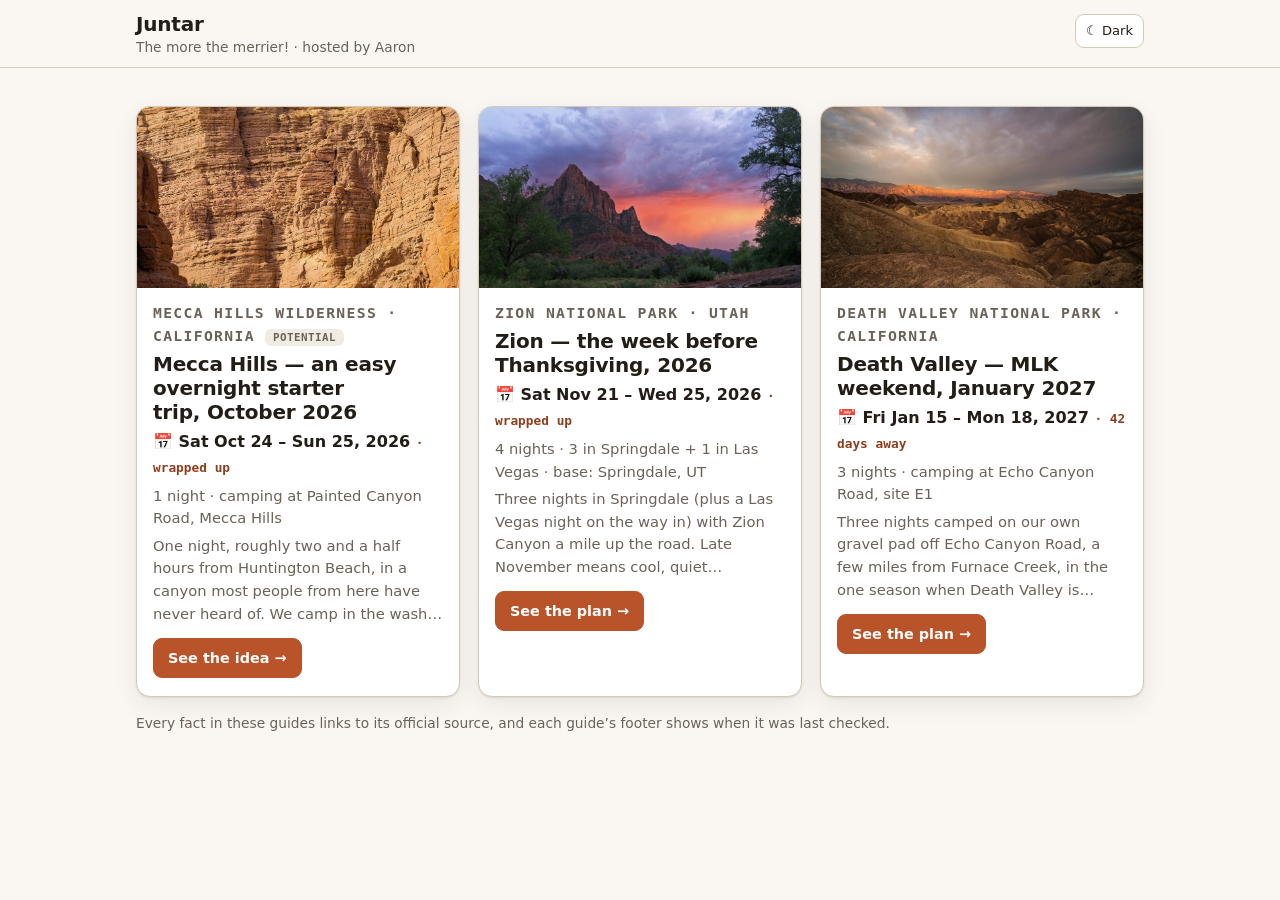
<file: index.html>
<!doctype html>
<html lang="en"><head><meta charset="utf-8"><meta name="viewport" content="width=device-width,initial-scale=1">
<title>Juntar</title><meta name="description" content="The more the merrier!">
<meta property="og:title" content="Juntar"><meta property="og:description" content="The more the merrier!"><meta property="og:type" content="website"><meta property="og:image" content="https://juntar.net/guides/mecca-hills/img/hero.jpg"><meta property="og:url" content="https://juntar.net/"><meta name="twitter:card" content="summary_large_image"><meta name="robots" content="noindex">
<style>/* travel-guides shared theme v2 — tokens first, per-park overrides via --accent */
:root{
  --bg:#faf7f2; --surface:#ffffff; --surface2:#f1ece3; --ink:#221d17; --muted:#6b6259;
  --accent:#b8532a; --accent-ink:#8f3e1d; --accent-soft:#f6e6dd; --on-accent:#ffffff; --line:#d6c9b6;
  --good:#2f7d4a; --good-soft:#e5f2e9; --bad:#b83232; --bad-soft:#f9e6e6;
  --warn:#8a5a00; --warn-soft:#f8efd6; --info:#2a5f8f; --info-soft:#e3edf6;
  --shadow:0 1px 2px rgba(34,29,23,.10),0 8px 24px rgba(34,29,23,.08);
  --mono:ui-monospace,"SF Mono","Cascadia Code",Menlo,Consolas,monospace;
  --sans:system-ui,-apple-system,"Segoe UI",Roboto,"Helvetica Neue",sans-serif;
  --radius:14px; --maxw:1040px; --stick:120px;
}
@media (prefers-color-scheme: dark){:root:not([data-theme="light"]){
  --bg:#15120f; --surface:#1e1a16; --surface2:#28231e; --ink:#efe8df; --muted:#a3988c;
  --accent:#e58a5e; --accent-ink:#f0a57f; --accent-soft:#3a2418; --on-accent:#15120f; --line:#4a4239;
  --good:#5cbf7a; --good-soft:#17301f; --bad:#f08080; --bad-soft:#3a1c1c;
  --warn:#e0b04a; --warn-soft:#332a12; --info:#7fb2e0; --info-soft:#17283a;
  --shadow:0 1px 2px rgba(0,0,0,.35),0 6px 20px rgba(0,0,0,.3);
}}
:root[data-theme="dark"]{
  --bg:#15120f; --surface:#1e1a16; --surface2:#28231e; --ink:#efe8df; --muted:#a3988c;
  --accent:#e58a5e; --accent-ink:#f0a57f; --accent-soft:#3a2418; --on-accent:#15120f; --line:#4a4239;
  --good:#5cbf7a; --good-soft:#17301f; --bad:#f08080; --bad-soft:#3a1c1c;
  --warn:#e0b04a; --warn-soft:#332a12; --info:#7fb2e0; --info-soft:#17283a;
  --shadow:0 1px 2px rgba(0,0,0,.35),0 6px 20px rgba(0,0,0,.3);
}
*{box-sizing:border-box}
html{scroll-behavior:smooth}
html.lb-open{overflow:hidden}
html:has(dialog[open]){overflow:hidden}
body{margin:0;background:var(--bg);color:var(--ink);font:16px/1.55 var(--sans);-webkit-font-smoothing:antialiased}
a{color:var(--accent-ink);text-decoration:underline;text-decoration-color:color-mix(in srgb,var(--accent-ink) 40%,transparent);text-underline-offset:2px}
a:hover{text-decoration-color:currentColor}
h1,h2,h3,h4{line-height:1.2;text-wrap:balance;margin:0 0 .5em;letter-spacing:-.01em}
h2{font-size:1.5rem}
h3{font-size:1.12rem}
p{margin:.35em 0 .9em}
ul,ol{margin:.3em 0 1em;padding-left:1.25em}
li{margin:.3em 0}
img{max-width:100%;display:block}
code{font-family:var(--mono);font-size:.86em;background:var(--surface2);padding:.1em .35em;border-radius:4px}
small{font-size:.82em}
.visually-hidden{position:absolute!important;width:1px;height:1px;overflow:hidden;clip:rect(0 0 0 0);white-space:nowrap}
.skip{position:absolute;left:-999px;top:8px;background:var(--accent);color:var(--on-accent);padding:8px 12px;border-radius:8px;z-index:100}
.skip:focus{left:8px}
.mt{margin-top:.6em}.mt1{margin-top:1em}
a:focus-visible,nav.tabs a:focus-visible,button:focus-visible,select:focus-visible,input:focus-visible,summary:focus-visible,.ph:focus-visible,.tile:focus-visible{outline:2px solid var(--accent);outline-offset:2px}

/* header */
header.site{position:sticky;top:0;z-index:40;background:color-mix(in srgb,var(--bg) 90%,transparent);backdrop-filter:saturate(1.4) blur(10px);border-bottom:1px solid var(--line)}
.masthead{max-width:var(--maxw);margin:0 auto;padding:12px 16px 0;display:flex;align-items:flex-start;gap:12px;flex-wrap:wrap}
.masthead .titles{flex:1;min-width:200px}
.masthead h1{font-size:1.25rem;margin:0;line-height:1.2}
.masthead .sub{color:var(--muted);font-size:.86rem;margin:.1em 0 .6em}
.masthead .crumbs{display:flex;align-items:center;gap:10px;font-family:var(--mono);font-size:.7rem;letter-spacing:.08em;text-transform:uppercase;color:var(--muted);margin:0 0 .3em}
.masthead .homelink{font:600 .8rem/1 var(--sans);letter-spacing:0;text-transform:none;color:var(--accent-ink);text-decoration:none;background:var(--accent-soft);border:1px solid color-mix(in srgb,var(--accent) 35%,transparent);border-radius:99px;padding:5px 11px;display:inline-flex;align-items:center;min-height:28px}
.masthead .homelink:hover{background:var(--accent);color:var(--on-accent)}
.tools{display:flex;gap:6px;align-items:center;padding-top:2px}
.iconbtn{appearance:none;border:1px solid var(--line);background:var(--surface);color:var(--ink);border-radius:9px;padding:6px 10px;font:inherit;font-size:.82rem;cursor:pointer;display:inline-flex;gap:6px;align-items:center;text-decoration:none;min-height:32px}
.iconbtn:hover{background:var(--surface2)}
.iconbtn .cnt{font-family:var(--mono);font-size:.72rem;background:var(--accent);color:var(--on-accent);border-radius:99px;padding:0 6px;min-width:18px;text-align:center}
nav.tabs{max-width:var(--maxw);margin:0 auto;padding:0 16px;display:flex;gap:2px;overflow-x:auto;scrollbar-width:none;scroll-snap-type:x proximity;mask-image:linear-gradient(90deg,transparent 0,#000 14px,#000 calc(100% - 34px),transparent);-webkit-mask-image:linear-gradient(90deg,transparent 0,#000 14px,#000 calc(100% - 34px),transparent)}
nav.tabs::-webkit-scrollbar{display:none}
nav.tabs a{color:var(--muted);font-size:.92rem;font-weight:600;padding:9px 12px;border-bottom:3px solid transparent;white-space:nowrap;text-decoration:none;scroll-snap-align:center}
nav.tabs a:hover{color:var(--ink)}
nav.tabs a.on{color:var(--accent-ink);border-bottom-color:var(--accent)}
@media (max-width:720px){
  .masthead{padding-top:8px;gap:8px}
  .masthead h1{font-size:1.05rem}
  .masthead .crumbs{margin-bottom:.2em}.masthead .crumbs .sep{display:none}
  .masthead .sub{margin:.05em 0 .3em;font-size:.8rem;overflow:hidden;text-overflow:ellipsis;white-space:nowrap}
  body.scrolled .masthead .sub{display:none}
  .tools{padding-top:0}
  .iconbtn{padding:4px 8px;font-size:.78rem;min-height:28px}
}

main{max-width:var(--maxw);margin:0 auto;padding:22px 16px 80px}
.sec{display:none;scroll-margin-top:calc(var(--stick) + 12px)}
.sec.on{display:block}
.sec>h2.sech{font-size:1.6rem;margin:0 0 .25em}
.sec>p.lede,.lede{color:var(--muted);font-size:1.02rem;margin:0 0 1.2em;max-width:70ch}
.byline{font-family:var(--mono);font-size:.74rem;letter-spacing:.03em;color:var(--muted);margin:0 0 .8em}
[id]{scroll-margin-top:calc(var(--stick) + 12px)}

/* cards & blocks */
.card{background:var(--surface);border:1px solid var(--line);border-radius:var(--radius);padding:18px 20px;margin:0 0 16px;box-shadow:var(--shadow)}
.card>h2:first-child,.card>h3:first-child{margin-top:0}
.eyebrow{font-family:var(--mono);font-size:.7rem;font-weight:600;letter-spacing:.09em;text-transform:uppercase;color:var(--muted);margin:0 0 .4em}
.callout{border-left:4px solid var(--accent);background:var(--accent-soft);border-radius:0 10px 10px 0;padding:12px 16px;margin:0 0 16px}
.callout.warn{border-left-color:var(--warn);background:var(--warn-soft)}
.callout.info{border-left-color:var(--info);background:var(--info-soft)}
.callout.bad{border-left-color:var(--bad);background:var(--bad-soft)}
.callout.compact{padding:8px 12px;margin:.4em 0 .8em}
.callout p:last-child{margin-bottom:0}
.callout.alerts ul{margin:.2em 0 0;padding-left:1.1em}.callout.alerts li{margin:.35em 0}
.stale{font-family:var(--mono);text-transform:none;letter-spacing:0}
.stale.warn{color:var(--warn)}.stale.bad{color:var(--bad);font-weight:700}
.grid2{display:grid;grid-template-columns:repeat(auto-fit,minmax(280px,1fr));gap:16px;align-items:start}
.grid3{display:grid;grid-template-columns:repeat(auto-fit,minmax(220px,1fr));gap:14px;align-items:start}
.grid2>.card,.grid3>.card{margin:0}
.grid2,.grid3{margin-bottom:16px}
.chips{display:flex;flex-wrap:wrap;gap:8px;margin:.3em 0 1em;padding:0;list-style:none}
.chip{font-size:.82rem;background:var(--surface2);border:1px solid var(--line);border-radius:99px;padding:4px 12px;white-space:nowrap}
.tag{font-family:var(--mono);font-size:.68rem;letter-spacing:.04em;border-radius:6px;padding:2px 8px;background:var(--surface2);color:var(--muted);white-space:nowrap;text-transform:uppercase}
.tag.easy{background:var(--good-soft);color:var(--good)}
.tag.moderate{background:var(--warn-soft);color:var(--warn)}
.tag.strenuous,.tag.extreme{background:var(--bad-soft);color:var(--bad)}
.tag.permit{background:var(--info-soft);color:var(--info)}
.tag.type{background:var(--accent-soft);color:var(--accent-ink)}
.tag.reservable{background:var(--info-soft);color:var(--info)}
.tag.first-come{background:var(--good-soft);color:var(--good)}
.tag.mixed{background:var(--warn-soft);color:var(--warn)}
.tag.permit-only{background:var(--bad-soft);color:var(--bad)}
.meta{display:flex;flex-wrap:wrap;gap:6px;margin:0 0 8px}
table{width:100%;border-collapse:collapse;font-size:.92rem}
.tablewrap{overflow-x:auto;margin:.5em 0 1em}
th{text-align:left;font-family:var(--mono);font-size:.7rem;letter-spacing:.07em;text-transform:uppercase;color:var(--muted);font-weight:600;padding:8px 10px;border-bottom:2px solid var(--line)}
td{padding:9px 10px;border-bottom:1px solid var(--line);vertical-align:top}
tr:last-child td{border-bottom:0}
.linkrow{font-size:.86rem;color:var(--muted);margin:.4em 0 0}
.btn{appearance:none;font:inherit;font-size:.9rem;font-weight:600;border-radius:9px;padding:8px 14px;cursor:pointer;border:1px solid var(--line);background:var(--surface);color:var(--ink);text-decoration:none;display:inline-flex;gap:6px;align-items:center;min-height:36px}
.btn:hover{background:var(--surface2)}
.btn.small{padding:5px 10px;font-size:.82rem;min-height:30px}
.btn.primary{background:var(--accent);border-color:var(--accent);color:var(--on-accent)}
.btn.primary:hover{filter:brightness(1.06)}
.btn.ghost{border-color:transparent;background:none;color:var(--muted)}
.btn.ghost:hover{color:var(--ink);background:var(--surface2)}
.btn.ghost.danger{color:var(--bad)}
.btn.on{background:var(--accent-soft);border-color:var(--accent);color:var(--accent-ink)}
.btn[disabled]{opacity:.45;cursor:default}
.cta{display:flex;flex-wrap:wrap;gap:8px;margin:.8em 0 .4em}
details{border:1px solid var(--line);border-radius:10px;background:var(--surface);margin:0 0 10px}
details summary{cursor:pointer;padding:12px 16px;font-weight:600;list-style:none;display:flex;justify-content:space-between;gap:12px}
details summary::-webkit-details-marker{display:none}
details summary::after{content:"+";color:var(--muted);font-family:var(--mono)}
details[open] summary::after{content:"–"}
details .body{padding:0 16px 14px;color:var(--ink)}
details.other{background:none;border-style:dashed}
details.other .body{padding-top:12px}
.credit{font-size:.72rem;color:var(--muted);margin:.35em 0 0;font-family:var(--mono);letter-spacing:.01em;line-height:1.4;overflow-wrap:anywhere}
.credit.inl{display:inline;margin:0}
.credit a{color:inherit;display:inline-block;padding:4px 0}

/* hero */
.hero{position:relative;border-radius:var(--radius);overflow:hidden;margin:0 0 18px;background:var(--surface2);aspect-ratio:21/9;min-height:220px;max-height:460px;width:100%}
.hero img{width:100%;height:100%;object-fit:cover}
.hero .over{position:absolute;inset:auto 0 0 0;padding:28px 22px 16px;background:linear-gradient(transparent,rgba(0,0,0,.72));color:#fff}
.hero .over h2{font-size:clamp(1.5rem,4vw,2.4rem);margin:0;color:#fff;text-shadow:0 1px 8px rgba(0,0,0,.5)}
.hero .over p{margin:.2em 0 0;font-size:1.02rem;opacity:.95;text-shadow:0 1px 6px rgba(0,0,0,.5)}
.hero .credit{position:absolute;right:10px;top:8px;margin:0;background:rgba(0,0,0,.5);color:#fff;padding:2px 8px;border-radius:6px}
.hero .credit a{color:#fff;padding:0}
.facts{display:grid;grid-template-columns:repeat(auto-fit,minmax(128px,1fr));gap:10px;margin:0 0 20px}
.fact{background:var(--surface);border:1px solid var(--line);border-radius:12px;padding:10px 12px}
.fact .l{font-family:var(--mono);font-size:.66rem;letter-spacing:.08em;text-transform:uppercase;color:var(--muted)}
.fact .v{font-weight:650;font-size:.98rem;line-height:1.3;margin-top:2px}
.fact .n{font-size:.78rem;color:var(--muted);margin-top:2px}
.noimg{aspect-ratio:4/3;background:repeating-linear-gradient(135deg,var(--surface2) 0 12px,var(--surface) 12px 24px);min-height:120px;width:100%}

/* seasons */
.season{position:relative}
.season.ours{border-color:var(--accent);box-shadow:0 0 0 2px var(--accent-soft)}
.season .verdict{position:absolute;top:14px;right:14px}
.verdict{font-family:var(--mono);font-size:.68rem;letter-spacing:.06em;text-transform:uppercase;border-radius:6px;padding:3px 8px;font-weight:700}
.verdict.best{background:var(--good-soft);color:var(--good)}
.verdict.good{background:var(--info-soft);color:var(--info)}
.verdict.fair{background:var(--warn-soft);color:var(--warn)}
.verdict.hard{background:var(--bad-soft);color:var(--bad)}
.season .temps{font-family:var(--mono);font-size:.8rem;color:var(--muted);margin:-.3em 0 .6em}

/* top-10 */
.filters{display:flex;flex-wrap:wrap;gap:8px;align-items:center;margin:0 0 16px;position:sticky;top:var(--stick);z-index:30;background:var(--bg);padding:8px 0}
.filters select{font:inherit;font-size:.88rem;color:var(--ink);background:var(--surface);border:1px solid var(--line);border-radius:9px;padding:7px 10px;min-height:36px}
.filters .spacer{flex:1}
.filters .count{font-family:var(--mono);font-size:.78rem;color:var(--muted)}
.fbtn{appearance:none;font:inherit;font-size:.84rem;font-weight:600;border-radius:99px;padding:6px 13px;cursor:pointer;border:1px solid var(--line);background:var(--surface);color:var(--muted);min-height:34px}
.fbtn:hover{color:var(--ink)}
.fbtn.on{background:var(--accent);border-color:var(--accent);color:var(--on-accent)}
@media (max-width:720px){
  .filters{flex-wrap:nowrap;overflow-x:auto;scrollbar-width:none;gap:6px;margin:0 -16px 12px;padding:8px 16px;-webkit-overflow-scrolling:touch}
  .filters::-webkit-scrollbar{display:none}
  .filters .spacer{display:none}.filters .count{white-space:nowrap}
}
.attr{display:grid;grid-template-columns:minmax(0,300px) 1fr;gap:0;overflow:hidden;overflow:clip;padding:0;scroll-margin-top:calc(var(--stick) + 64px)}
.attr.hide{display:none}
.attr .pic{position:relative;background:var(--surface2);align-self:start}
@media (min-width:721px){.attr .pic{position:sticky;top:calc(var(--stick) + 64px)}}
.attr .pic img{width:100%;height:auto;aspect-ratio:4/3;object-fit:cover}
.attr .pic .noimg{aspect-ratio:4/3}
.attr .rank{position:absolute;left:10px;top:10px;width:38px;height:38px;border-radius:99px;background:var(--accent);color:var(--on-accent);font-family:var(--mono);font-weight:700;font-size:1rem;display:grid;place-items:center;box-shadow:0 2px 8px rgba(0,0,0,.35)}
.attr .body{padding:16px 20px 16px}
.attr .head{display:flex;flex-wrap:wrap;gap:8px 10px;align-items:center;margin-bottom:6px}
.attr h3{margin:0;font-size:1.28rem}
.attr .meta{margin:0 0 10px}
.stats{display:flex;flex-wrap:wrap;gap:8px 18px;margin:0 0 12px;padding:10px 12px;background:var(--surface2);border-radius:10px}
.stat{flex:1 1 130px;min-width:120px}
.stat .l{font-family:var(--mono);font-size:.62rem;letter-spacing:.08em;text-transform:uppercase;color:var(--muted)}
.stat .v{font-weight:600;font-size:.92rem;line-height:1.35}
.stat .v small{font-weight:400;color:var(--muted)}
.attr .summary{margin:0 0 .8em}
.attr .best{font-size:.9rem;margin:0 0 .6em}
.attr .tips{margin:.4em 0 .6em}
.attr .tips summary{padding:8px 12px;font-size:.9rem}
.attr .tips .body{padding:0 14px 8px}
.attr .tips ul{margin:.2em 0 .4em}
.attr .foot{display:flex;flex-wrap:wrap;gap:8px 14px;align-items:center;margin-top:8px;font-size:.86rem;color:var(--muted)}
.attr .foot .spacer{flex:1}
.attr .foot .src a{color:var(--muted);display:inline-block;padding:4px 0}
.attr .foot .credit{flex-basis:100%;margin:0}
@media (max-width:720px){.attr{grid-template-columns:1fr;scroll-margin-top:calc(var(--stick) + 12px)}.attr .pic{position:relative;top:auto}.attr .pic img{aspect-ratio:16/9}.stats{gap:8px 12px}.stat{flex:1 1 40%;min-width:0}}
.also li{margin:.6em 0;display:flex;gap:12px;align-items:flex-start}
.also .also-pic{flex:0 0 96px}
.also .also-pic img,.also .also-pic .noimg{width:96px;aspect-ratio:4/3;object-fit:cover;border-radius:8px;min-height:0}
.also .credit{display:block}

/* trip */
.tripbar{display:flex;flex-wrap:wrap;gap:6px 0;align-items:center;background:var(--accent-soft);border:1px solid color-mix(in srgb,var(--accent) 35%,transparent);border-radius:12px;padding:10px 14px;margin:0 0 18px;font-size:.92rem}
.tripbar[hidden]{display:none}
.tripbar>span{padding:0 10px 0 0;margin-right:10px;border-right:1px solid color-mix(in srgb,var(--accent) 30%,transparent)}
.tripbar>span:last-of-type,.tripbar .spacer{border-right:0}
.tripbar .tb-dates{font-weight:700}
.tripbar .tb-count{font-family:var(--mono);font-size:.82rem;font-weight:700;color:var(--accent-ink)}
.tripbar .spacer{flex:1;padding:0;margin:0}
.tripbar .btn{padding:6px 12px;font-size:.84rem}
.tripbar.past{opacity:.8}
@media (max-width:720px){.tripbar>span{border-right:0;padding:0;margin:0;flex-basis:100%}.tripbar .spacer{flex-basis:100%;height:4px}.tripbar .btn{width:100%;justify-content:center}}
.tripfacts .big{font-size:1.15rem;font-weight:700;margin:0 0 .3em;line-height:1.3}
.fact-card .linkrow{margin-top:.5em}
.costs{list-style:none;padding:0;margin:0}
.costs li{display:flex;flex-wrap:wrap;gap:0 8px;justify-content:space-between;padding:6px 0;border-bottom:1px dashed var(--line);font-size:.92rem}
.costs li:last-child{border-bottom:0}
.costs .cl{font-weight:600}.costs .cv{font-family:var(--mono);font-size:.85rem;white-space:nowrap}
.costs small{flex-basis:100%;color:var(--muted)}
.meter{display:grid;grid-template-columns:70px 1fr auto;gap:8px;align-items:center;margin:6px 0}
.meter .l{font-family:var(--mono);font-size:.68rem;text-transform:uppercase;letter-spacing:.06em;color:var(--muted)}
.meter .bar{height:10px;background:var(--surface2);border-radius:99px;overflow:hidden}
.meter .fill{height:100%;background:var(--accent);border-radius:99px;min-width:0}
.meter .v{font-family:var(--mono);font-size:.8rem;white-space:nowrap}
.base{display:grid;grid-template-columns:1fr;gap:16px}
.base.card{padding:18px 20px}
.base h3{font-size:1.3rem}
.base .base-pic img{border-radius:10px;aspect-ratio:4/3;object-fit:cover;width:100%}
@media (min-width:760px){.base{grid-template-columns:1fr 340px}.base .base-pic{order:2}}
.tl{list-style:none;margin:0;padding:0 0 0 2px}
.tl li{display:grid;grid-template-columns:120px 1fr;gap:12px;padding:8px 0;border-bottom:1px dashed var(--line)}
.tl li:last-child{border-bottom:0}
.tl .when{font-family:var(--mono);font-size:.78rem;color:var(--accent-ink);font-weight:600;padding-top:3px}
@media (max-width:520px){.tl li{grid-template-columns:1fr}.tl .when{padding-top:0}}
.tiles{display:grid;grid-template-columns:repeat(auto-fill,minmax(200px,1fr));gap:12px;margin:0 0 20px}
.tile{position:relative;display:block;border-radius:12px;overflow:hidden;background:var(--surface2);aspect-ratio:4/3;text-decoration:none;color:#fff;border:1px solid var(--line)}
.tile img{width:100%;height:100%;object-fit:cover;transition:transform .3s}
.tile:hover img{transform:scale(1.04)}
.tile .noimg{height:100%;min-height:0}
.tile .tile-b{position:absolute;inset:auto 0 0 0;padding:26px 10px 8px;background:linear-gradient(transparent,rgba(0,0,0,.8));display:block;line-height:1.25}
.tile .tile-b b{display:block;font-size:.95rem;text-shadow:0 1px 4px rgba(0,0,0,.6)}
.tile .tile-b small{display:block;font-size:.72rem;opacity:.9}
.tile .tile-n{position:absolute;left:8px;top:-22px;width:26px;height:26px;border-radius:99px;background:var(--accent);color:var(--on-accent);font-family:var(--mono);font-size:.78rem;font-weight:700;display:grid;place-items:center;box-shadow:0 1px 4px rgba(0,0,0,.4)}
.conds{grid-template-columns:repeat(auto-fit,minmax(250px,1fr))}
.conds .card{padding:14px 16px}
.conds p:last-child{margin-bottom:0}
.conds .eyebrow{color:var(--accent-ink)}
.checks{list-style:none;padding:0;margin:.3em 0 .5em}
.checks li{margin:.2em 0}
.checks label{display:flex;gap:10px;align-items:flex-start;cursor:pointer;padding:4px 0}
.checks input{width:20px;height:20px;margin:2px 0 0;accent-color:var(--accent);flex:0 0 auto}
.checks input:checked+span{color:var(--muted);text-decoration:line-through}
.join{border:2px solid var(--accent)}
.join .how{margin-top:.4em}
.keydates .tl li{grid-template-columns:150px 1fr}
@media (max-width:520px){.keydates .tl li{grid-template-columns:1fr}}
.trip-empty{color:var(--muted)}
.trip-list{list-style:none;padding:0;margin:0 0 6px}
.trip-list li{display:flex;gap:10px;align-items:center;padding:8px 0;border-bottom:1px solid var(--line)}
.trip-list li:last-child{border-bottom:0}
.trip-list .n{font-family:var(--mono);color:var(--muted);font-size:.8rem;width:22px}
.trip-list .t{flex:1}
.trip-list .t small{display:block;color:var(--muted)}
.trip-list button{font-size:.8rem}
.flash{animation:flash 1.6s ease-out}
@keyframes flash{0%{box-shadow:0 0 0 3px var(--accent)}100%{box-shadow:var(--shadow)}}

/* stay */
.stay{padding:16px 20px}
.stay h3{margin:0 0 2px}
.stay .where{color:var(--muted);font-size:.9rem;margin:0 0 8px}
.stay.ours{border:2px solid var(--accent)}
.ours-flag{color:var(--accent-ink);margin-bottom:.6em}
.stay-grid{display:grid;grid-template-columns:1fr;gap:14px}
@media (min-width:760px){.stay-grid{grid-template-columns:280px 1fr}}
.stay-pic img{border-radius:10px;aspect-ratio:4/3;object-fit:cover;width:100%}
.kv{display:grid;grid-template-columns:repeat(auto-fit,minmax(150px,1fr));gap:8px 12px;margin:8px 0 10px}
.kv .l{font-family:var(--mono);font-size:.62rem;letter-spacing:.08em;text-transform:uppercase;color:var(--muted)}
.kv .v{font-size:.92rem;font-weight:600}
.amen{display:flex;flex-wrap:wrap;gap:6px;margin:6px 0 10px}
.amen span{font-size:.78rem;background:var(--surface2);border-radius:6px;padding:2px 8px}
details.how summary{font-size:.92rem;padding:10px 14px}

/* safety */
.safety.critical{border-left:4px solid var(--bad)}
.safety.important{border-left:4px solid var(--warn)}
.safety.note{border-left:4px solid var(--info)}

/* photos & map */
.viewsw{display:flex;gap:8px;margin:0 0 14px}
.albh{display:flex;align-items:baseline;gap:12px;margin:.6em 0 .5em;flex-wrap:wrap}
.pgrid{display:grid;grid-template-columns:repeat(auto-fill,minmax(180px,1fr));gap:10px;margin:0 0 20px}
.ph{appearance:none;border:0;padding:0;background:var(--surface2);border-radius:10px;overflow:hidden;cursor:pointer;position:relative;aspect-ratio:4/3;text-align:left;color:#fff}
.ph img{width:100%;height:100%;object-fit:cover;transition:transform .3s}
.ph:hover img{transform:scale(1.03)}
.ph .cap{position:absolute;inset:auto 0 0 0;padding:18px 8px 6px;font-size:.72rem;color:#fff;background:linear-gradient(transparent,rgba(0,0,0,.75));line-height:1.25;display:-webkit-box;-webkit-line-clamp:1;-webkit-box-orient:vertical;overflow:hidden}
.ph:hover .cap,.ph:focus-visible .cap{-webkit-line-clamp:3}
.map{height:min(70vh,560px);border-radius:var(--radius);border:1px solid var(--line);background:var(--surface2)}
.legend{margin:0 0 10px}
.legend li{display:inline-flex;align-items:center;gap:6px;font-size:.82rem;color:var(--muted)}
.pin-key,.pin span{display:inline-grid;place-items:center;width:24px;height:24px;border-radius:99px;color:#fff;font:700 .7rem/1 var(--mono);box-shadow:0 1px 5px rgba(0,0,0,.4);border:2px solid #fff}
.pin span{width:26px;height:26px}
.pin-key.accent,.pin span.accent{background:var(--accent);color:var(--on-accent)}
.pin-key.good,.pin span.good{background:var(--good)}
.pin-key.info,.pin span.info{background:var(--info)}
.leaflet-popup-content{font:14px/1.4 var(--sans);color:#222}
.lightbox{border:0;padding:0;background:transparent;max-width:100vw;max-height:100vh;width:100vw;height:100vh;margin:0}
.lightbox::backdrop{background:rgba(0,0,0,.96)}
.lightbox figure{margin:0;width:100vw;height:100vh;display:flex;flex-direction:column;align-items:center;justify-content:center;gap:10px;padding:16px}
.lightbox img{max-width:100%;max-height:calc(100vh - 110px);object-fit:contain;border-radius:8px}
.lightbox figcaption{color:#fff;text-align:center;max-width:70ch}
.lightbox .lb-cap{display:block;font-size:1rem}
.lightbox .lb-meta{display:block;font-size:.8rem;opacity:.75;font-family:var(--mono)}
.lightbox .lb-meta a{color:#fff}
.lb-x,.lb-nav{position:fixed;appearance:none;border:0;background:rgba(255,255,255,.12);color:#fff;font-size:1.8rem;line-height:1;width:46px;height:46px;border-radius:99px;cursor:pointer;z-index:2}
.lb-x{top:14px;right:14px}
.lb-nav{top:50%;transform:translateY(-50%)}
.lb-prev{left:12px}.lb-next{right:12px}
.lb-x:hover,.lb-nav:hover{background:rgba(255,255,255,.28)}
@media (max-width:600px){.lb-nav{top:auto;bottom:14px;transform:none}}

/* footer */
footer.site{max-width:var(--maxw);margin:0 auto;padding:20px 16px 60px;color:var(--muted);font-size:.84rem;border-top:1px solid var(--line)}
footer.site h2{font-size:1rem;color:var(--ink)}
.footnav{display:flex;flex-wrap:wrap;gap:16px 28px;align-items:flex-start;padding:0 0 18px;margin:0 0 18px;border-bottom:1px solid var(--line)}
.footnav ul{columns:1;margin:0;padding:0;list-style:none}
.footnav li{margin:.2em 0;font-size:.95rem}
.footnav .eyebrow{margin-bottom:.2em}
footer.site ul{columns:2;column-gap:30px}
@media (max-width:640px){footer.site ul{columns:1}}
footer.site li{break-inside:avoid}

/* landing */
.guides{display:grid;grid-template-columns:repeat(auto-fit,minmax(300px,1fr));gap:18px;margin:16px 0}
.gcard{display:block;text-decoration:none;color:inherit;border:1px solid var(--line);border-radius:var(--radius);overflow:hidden;background:var(--surface);box-shadow:var(--shadow)}
.gcard:hover{border-color:var(--accent)}
.gcard img,.gcard .noimg{aspect-ratio:16/9;object-fit:cover;width:100%;min-height:0}
.gcard .b{padding:14px 16px}
.gcard h2{margin:0 0 .3em;font-size:1.25rem}
.gcard p{margin:0 0 .3em;color:var(--muted);font-size:.92rem}
.gcard .gdates{color:var(--ink);font-weight:700;font-size:1rem}
.gcard .gdates .tb-count{font-family:var(--mono);font-size:.8rem;color:var(--accent-ink);font-weight:600}
.gcard .cta{margin-top:.8em}

/* motion */
@media (prefers-reduced-motion: reduce){
  html{scroll-behavior:auto}
  *,*::before,*::after{animation-duration:.01ms!important;animation-iteration-count:1!important;transition-duration:.01ms!important}
}

@media print{
  header.site{position:static;backdrop-filter:none}
  nav.tabs,.tools,.filters,.btn,.skip,.tripbar,.viewsw,#mapwrap,.cta,.copylink{display:none!important}
  .sec{display:block!important;break-before:page}
  .sec:first-of-type{break-before:auto}
  .attr{grid-template-columns:1fr}
  .attr .pic{position:static}
  .attr .pic img{max-height:260px}
  details{border:0}details summary::after{content:""}
  details:not([open]) .body{display:block}
  a{color:inherit;text-decoration:none}
  a[href^="http"]::after{content:" (" attr(href) ")";font-size:.8em;word-break:break-all;color:#555}
  .credit a::after,.hero .credit a::after,nav a::after{content:""}
  #tripCountdown,#tripCountdown2,#staleNote{display:none}
  body{font-size:12px}
  body.print-picks .sec{display:none!important}
  body.print-picks #trip{display:block!important;break-before:auto}
  body.print-picks #trip>*:not(#picks):not(.sech){display:none!important}
}
</style></head><body data-slug="landing" data-name="Juntar">
<a class="skip" href="#main">Skip to content</a>
<header class="site"><div class="masthead"><div class="titles"><h1>Juntar</h1><p class="sub">The more the merrier! · hosted by Aaron</p></div><div class="tools"><button type="button" class="iconbtn" id="themeBtn">☾ Dark</button></div></div></header>
<main id="main"><div class="guides"><a class="gcard" href="guides/mecca-hills/index.html#trip"><img src="guides/mecca-hills/img/hero.jpg" alt="Narrow, layered sandstone walls of a slot canyon in the Mecca Hills, with a wooden ladder leaning against a dry fall" loading="lazy" onerror="this.replaceWith(Object.assign(document.createElement('div'),{className:'noimg'}))"><div class="b"><p class="eyebrow">Mecca Hills Wilderness · California <span class="tag">potential</span></p><h2>Mecca Hills — an easy overnight starter trip, October 2026</h2><p class="gdates">📅 Sat Oct 24 – Sun 25, 2026 <span class="tb-count" data-start="2026-10-24" data-end="2026-10-25"></span></p><p>1 night · camping at Painted Canyon Road, Mecca Hills</p><p class="linkrow">One night, roughly two and a half hours from Huntington Beach, in a canyon most people from here have never heard of. We camp in the wash…</p><p class="cta"><span class="btn primary">See the idea →</span></p></div></a><a class="gcard" href="guides/zion/index.html#trip"><img src="guides/zion/img/hero.jpg" alt="Zion Canyon at sunrise with the Virgin River below towering red and cream sandstone walls" loading="lazy" onerror="this.replaceWith(Object.assign(document.createElement('div'),{className:'noimg'}))"><div class="b"><p class="eyebrow">Zion National Park · Utah</p><h2>Zion — the week before Thanksgiving, 2026</h2><p class="gdates">📅 Sat Nov 21 – Wed 25, 2026 <span class="tb-count" data-start="2026-11-21" data-end="2026-11-25"></span></p><p>4 nights · 3 in Springdale + 1 in Las Vegas · base: Springdale, UT</p><p class="linkrow">Three nights in Springdale (plus a Las Vegas night on the way in) with Zion Canyon a mile up the road. Late November means cool, quiet…</p><p class="cta"><span class="btn primary">See the plan →</span></p></div></a><a class="gcard" href="guides/death-valley/index.html#trip"><img src="guides/death-valley/img/zabriskie-point.jpg" alt="Sunrise light on the golden badlands at Zabriskie Point, Death Valley" loading="lazy" onerror="this.replaceWith(Object.assign(document.createElement('div'),{className:'noimg'}))"><div class="b"><p class="eyebrow">Death Valley National Park · California</p><h2>Death Valley — MLK weekend, January 2027</h2><p class="gdates">📅 Fri Jan 15 – Mon 18, 2027 <span class="tb-count" data-start="2027-01-15" data-end="2027-01-18"></span></p><p>3 nights · camping at Echo Canyon Road, site E1</p><p class="linkrow">Three nights camped on our own gravel pad off Echo Canyon Road, a few miles from Furnace Creek, in the one season when Death Valley is…</p><p class="cta"><span class="btn primary">See the plan →</span></p></div></a></div>
<p class="linkrow">Every fact in these guides links to its official source, and each guide’s footer shows when it was last checked.</p></main>
<script>"use strict";
(function(){
  const SLUG=document.body.dataset.slug||"guide";
  const KEY="tg:"+SLUG;
  const $=(s,r)=>(r||document).querySelector(s), $$=(s,r)=>Array.from((r||document).querySelectorAll(s));
  function esc(s){return String(s).replace(/&/g,"&amp;").replace(/</g,"&lt;")}
  function load(){try{return JSON.parse(localStorage.getItem(KEY)||"{}")||{}}catch(e){return {}}}
  function save(st){try{localStorage.setItem(KEY,JSON.stringify(st))}catch(e){}}
  let ST=load(); if(!Array.isArray(ST.trip))ST.trip=[]; if(!ST.pack||typeof ST.pack!=="object")ST.pack={};
  const REDUCE=matchMedia("(prefers-reduced-motion: reduce)").matches;
  const SB=REDUCE?"auto":"smooth";
  const RSVP=(()=>{try{return JSON.parse(($("#rsvpdata")||{}).textContent||"null")}catch(e){return null}})();
  function announce(msg){const n=$("#copyStatus");if(n){n.textContent="";setTimeout(()=>n.textContent=msg,20)}}

  // ---- theme toggle ----
  const tbtn=$("#themeBtn");
  function applyTheme(){
    let t=null;try{t=localStorage.getItem("tg:theme")}catch(e){}
    if(t)document.documentElement.dataset.theme=t;else delete document.documentElement.dataset.theme;
    if(tbtn){const dark=t?t==="dark":matchMedia("(prefers-color-scheme: dark)").matches;tbtn.textContent=dark?"☀︎ Light":"☾ Dark";tbtn.setAttribute("aria-label",dark?"Switch to light theme":"Switch to dark theme")}
  }
  if(tbtn)tbtn.addEventListener("click",()=>{
    const cur=document.documentElement.dataset.theme||(matchMedia("(prefers-color-scheme: dark)").matches?"dark":"light");
    const nxt=cur==="dark"?"light":"dark";try{localStorage.setItem("tg:theme",nxt)}catch(e){}applyTheme();
  });
  applyTheme();

  // ---- countdown (guide banner + landing cards) ----
  function countdown(el){
    const st=new Date(el.dataset.start+"T00:00:00"),en=new Date(el.dataset.end+"T23:59:59"),now=new Date();
    const days=Math.ceil((st-now)/864e5);
    return days>1?days+" days away":days===1?"tomorrow":now<=en?"happening now":"wrapped up";
  }
  $$(".gcard .tb-count").forEach(n=>n.textContent="· "+countdown(n));

  // ---- section router (hash-based, shareable) ----
  const secs=$$("main section.sec"), tabs=$$("nav.tabs a[data-sec]");
  if(!secs.length)return;
  function stickyOffset(){
    const hd=$("header.site");let off=hd?hd.offsetHeight:0;
    const f=$(".filters");if(f&&getComputedStyle(f).position==="sticky"&&f.offsetParent)off+=f.offsetHeight;
    return off+12;
  }
  function scrollToEl(el){const y=el.getBoundingClientRect().top+window.scrollY-stickyOffset();window.scrollTo({top:Math.max(0,y),behavior:SB})}
  function show(id,sub){
    let i=secs.findIndex(s=>s.id===id);
    if(i<0){i=0;try{history.replaceState(null,"","#"+secs[0].id)}catch(e){}}
    secs.forEach((s,k)=>s.classList.toggle("on",k===i));
    tabs.forEach(a=>{const on=a.dataset.sec===secs[i].id;a.classList.toggle("on",on);a.setAttribute("aria-current",on?"page":"false")});
    document.title=(secs[i].dataset.title||"")+" · "+document.body.dataset.name;
    const tbar=$(".tripbar");if(tbar)tbar.hidden=(secs[i].id==="trip");
    const note=$("#routeNote");if(note)note.remove();
    if(sub&&!/^picks=/.test(sub)){
      const el=document.getElementById(sub);
      if(el){el.classList.remove("hide");requestAnimationFrame(()=>{scrollToEl(el);el.classList.add("flash");setTimeout(()=>el.classList.remove("flash"),1800)})}
      else{secs[i].insertAdjacentHTML("afterbegin",'<p class="callout warn" id="routeNote" role="status">We couldn’t find that spot in this guide — here’s the full section.</p>');window.scrollTo({top:0})}
    } else window.scrollTo({top:0});
    const tab=tabs[i];if(tab&&tab.scrollIntoView)tab.scrollIntoView({inline:"center",block:"nearest"});
  }
  function parseHash(){const h=location.hash.replace(/^#/,"");const k=h.indexOf("/");return k<0?[h,""]:[h.slice(0,k),h.slice(k+1)]}
  function route(){
    const [id,sub]=parseHash();
    if(sub&&/^picks=/.test(sub)){ // incoming shared picks: merge into local list
      const ids=sub.slice(6).split(",").filter(Boolean);let added=0;
      ids.forEach(x=>{if(document.getElementById(x)&&!ST.trip.includes(x)){ST.trip.push(x);added++}});
      if(added){save(ST)}
      try{history.replaceState(null,"","#trip/picks")}catch(e){}
      show("trip","picks");tripBtnState();return;
    }
    show(id||secs[0].id,sub);
  }
  window.addEventListener("hashchange",route);
  try{history.scrollRestoration="manual"}catch(e){}
  function setStick(){const hd=$("header.site");if(hd)document.documentElement.style.setProperty("--stick",hd.offsetHeight+"px")}
  setStick();window.addEventListener("resize",setStick);
  // compact masthead once scrolled (mobile)
  let lastScrolled=false;
  window.addEventListener("scroll",()=>{const s=window.scrollY>60;if(s!==lastScrolled){lastScrolled=s;document.body.classList.toggle("scrolled",s);setStick()}},{passive:true});

  // ---- trip countdown + share ----
  const tb=$(".tripbar");
  if(tb){const txt=countdown(tb);$$("#tripCountdown,#tripCountdown2").forEach(n=>n.textContent=txt);if(txt==="wrapped up")tb.classList.add("past")}
  function copy(text,btn,label,done){
    (navigator.clipboard?navigator.clipboard.writeText(text):Promise.reject()).then(()=>{if(btn){const o=btn.textContent;btn.textContent=done||"Copied ✓";setTimeout(()=>btn.textContent=o,1800)}announce(label||"Copied to clipboard")},()=>{prompt("Copy this:",text)});
  }
  function pageUrl(){return (RSVP&&RSVP.url)||(location.origin+location.pathname)}

  // ---- staleness ----
  (function(){const v=document.body.dataset.verified;const n=$("#staleNote");if(!v||!n)return;const days=Math.floor((Date.now()-new Date(v+"T00:00:00"))/864e5);
    if(days>90){n.textContent="· "+days+" days old — re-check the official pages";n.className="stale bad"}else if(days>30){n.textContent="· checked "+days+" days ago — confirm before you go";n.className="stale warn"}})();

  // ---- Top-10 filters ----
  const cards=$$(".attr");
  const fbar=$("#filters");
  const F={type:"all",diff:"all",permit:false,trip:false};
  function applyFilters(){
    let n=0;
    cards.forEach(c=>{
      const d=c.dataset;let ok=true;
      if(F.type!=="all"&&F.type!==(d.type||""))ok=false;
      if(F.diff!=="all"&&F.diff!==(d.difficulty||""))ok=false;
      if(F.permit&&d.permit!=="none")ok=false;
      if(F.trip&&!ST.trip.includes(c.id))ok=false;
      c.classList.toggle("hide",!ok); if(ok)n++;
    });
    const cnt=$("#fcount");if(cnt)cnt.textContent=n===cards.length?"Showing all "+n:"Showing "+n+" of "+cards.length;
    const none=$("#fnone");if(none)none.hidden=n>0;
    const clr=$("#fclear");if(clr)clr.disabled=(F.type==="all"&&F.diff==="all"&&!F.permit&&!F.trip);
  }
  if(fbar){
    fbar.addEventListener("click",e=>{
      const b=e.target.closest("[data-ftype]");if(b){F.type=b.dataset.ftype;$$("[data-ftype]",fbar).forEach(x=>{x.classList.toggle("on",x===b);x.setAttribute("aria-pressed",x===b)});applyFilters();return}
      const t=e.target.closest("[data-ftoggle]");if(t){F[t.dataset.ftoggle]=!F[t.dataset.ftoggle];t.classList.toggle("on",F[t.dataset.ftoggle]);t.setAttribute("aria-pressed",F[t.dataset.ftoggle]);applyFilters()}
    });
    const sel=$("#fdiff",fbar);if(sel)sel.addEventListener("change",()=>{F.diff=sel.value;applyFilters()});
    const clr=$("#fclear");if(clr)clr.addEventListener("click",()=>{F.type="all";F.diff="all";F.permit=false;F.trip=false;$$("[data-ftype]",fbar).forEach(x=>{x.classList.toggle("on",x.dataset.ftype==="all");x.setAttribute("aria-pressed",x.dataset.ftype==="all")});$$("[data-ftoggle]",fbar).forEach(x=>{x.classList.remove("on");x.setAttribute("aria-pressed","false")});if(sel)sel.value="all";applyFilters()});
  }

  // ---- My picks (localStorage + shareable) ----
  function pickNames(){return ST.trip.map(id=>cards.find(c=>c.id===id)).filter(Boolean).map(c=>c.dataset.name)}
  function picksUrl(){return pageUrl()+"#trip/picks="+ST.trip.join(",")}
  function tripBtnState(){
    cards.forEach(c=>{const b=$(".addtrip",c);if(!b)return;const on=ST.trip.includes(c.id);b.classList.toggle("on",on);b.setAttribute("aria-pressed",on);b.textContent=on?"✓ In my picks":"+ Add to my picks"});
    const cnt=$("#tripCount");if(cnt){cnt.textContent=ST.trip.length;cnt.hidden=!ST.trip.length}
    renderTrip();
  }
  function renderTrip(){
    const box=$("#picksBox");if(!box)return;
    if(!ST.trip.length){box.innerHTML='<p class="trip-empty">Nothing picked yet. Tap a tile above or open <a href="#top10">Top 10</a> and hit <b>Add to my picks</b> on anything you’d want to do. Picks are kept in this browser; copy the link to send them to the host.</p>';return}
    let permits=0;
    const items=ST.trip.map(id=>cards.find(c=>c.id===id)).filter(Boolean).map((c,i)=>{
      const d=c.dataset;if(d.permit!=="none")permits++;
      return '<li><span class="n">'+(i+1)+'</span><span class="t"><a href="#top10/'+esc(c.id)+'">'+esc(d.name)+'</a><small>'+esc([d.typeLabel,d.difficultyLabel,d.time].filter(Boolean).join(" · "))+(d.permit!=="none"?' · permit '+esc(d.permit):'')+'</small></span><button type="button" class="btn ghost rmtrip" data-id="'+esc(c.id)+'" aria-label="Remove '+esc(d.name)+'">Remove</button></li>';
    }).join("");
    box.innerHTML='<ul class="trip-list">'+items+'</ul><p class="linkrow">'+ST.trip.length+' of '+cards.length+' picked'+(permits?' · <b>'+permits+'</b> need'+(permits>1?'':'s')+' a permit or lottery':'')+' · kept in this browser</p>'+
      '<p class="cta"><button type="button" class="btn primary" id="picksCopy">Copy a link to my picks</button> <button type="button" class="btn ghost danger" id="tripClear">Clear</button></p>';
    $("#picksCopy",box).addEventListener("click",e=>copy(picksUrl(),e.currentTarget,"Link to your picks copied","Link copied ✓ — send it to the host"));
    $("#tripClear",box).addEventListener("click",()=>{if(confirm("Clear your picks?")){ST.trip=[];save(ST);tripBtnState();applyFilters()}});
  }
  document.addEventListener("click",e=>{
    const b=e.target.closest(".addtrip");if(b){const c=b.closest(".attr");const i=ST.trip.indexOf(c.id);if(i>=0)ST.trip.splice(i,1);else ST.trip.push(c.id);save(ST);tripBtnState();if(F.trip)applyFilters();announce(i>=0?"Removed from your picks":"Added to your picks");return}
    const r=e.target.closest(".rmtrip");if(r){ST.trip=ST.trip.filter(x=>x!==r.dataset.id);save(ST);tripBtnState();if(F.trip)applyFilters();return}
    const cp=e.target.closest(".copylink");if(cp){copy(pageUrl()+"#top10/"+cp.dataset.id,cp,"Link copied","Link copied");return}
    const sp=e.target.closest(".sharepage");if(sp){copy(pageUrl()+"#trip",sp,"Link copied","Link copied ✓");return}
  });
  tripBtnState();applyFilters();

  // ---- packing checklist ----
  const packs=$$("[data-pack]");
  function packState(){packs.forEach(c=>{c.checked=!!ST.pack[c.dataset.pack]});const n=packs.filter(c=>c.checked).length;const pc=$("#packCount");if(pc)pc.textContent=packs.length?(n+" of "+packs.length+" packed · ticks are saved in this browser"):""}
  packs.forEach(c=>c.addEventListener("change",()=>{ST.pack[c.dataset.pack]=c.checked;save(ST);packState()}));
  packState();

  // ---- photos: grid/map switch, lightbox, lazy Leaflet map ----
  const MD=(()=>{try{return JSON.parse(($("#mapdata")||{}).textContent||"null")}catch(e){return null}})();
  const lb=$("#lightbox");let lbi=0;
  function lbShow(i){
    if(!MD||!MD.photos.length||!lb)return;lbi=(i+MD.photos.length)%MD.photos.length;const p=MD.photos[lbi];
    const im=$("img",lb);im.src=p.file;im.alt=p.caption||"";
    $(".lb-cap",lb).textContent=p.caption||"";
    const meta=[p.album,p.placeName?(p.approx?"near ":"")+p.placeName:null,p.taken?p.taken.slice(0,10):null].filter(Boolean).join(" · ");
    $(".lb-meta",lb).innerHTML=esc(meta)+(p.place&&p.place!=="base"?' · <a href="#top10/'+esc(p.place)+'">see the card</a>':'')+"  ("+(lbi+1)+"/"+MD.photos.length+")";
    if(!lb.open){lb.showModal();document.documentElement.classList.add("lb-open")}
    const nx=MD.photos[(lbi+1)%MD.photos.length];if(nx){const pre=new Image();pre.src=nx.file}
  }
  document.addEventListener("click",e=>{
    const ph=e.target.closest(".ph[data-i]");if(ph){lbShow(+ph.dataset.i);return}
    const nb=e.target.closest("[data-lb]");if(nb&&lb){const k=nb.dataset.lb;if(k==="close")lb.close();else lbShow(lbi+(k==="next"?1:-1));return}
    if(lb&&lb.open&&e.target===lb)lb.close();
  });
  if(lb){lb.addEventListener("keydown",e=>{if(e.key==="ArrowRight")lbShow(lbi+1);else if(e.key==="ArrowLeft")lbShow(lbi-1)});
    let tx=null;lb.addEventListener("touchstart",e=>{tx=e.touches[0].clientX},{passive:true});
    lb.addEventListener("touchmove",e=>{e.preventDefault()},{passive:false});
    lb.addEventListener("touchend",e=>{if(tx===null)return;const dx=e.changedTouches[0].clientX-tx;if(Math.abs(dx)>50)lbShow(lbi+(dx<0?1:-1));tx=null});
    lb.addEventListener("close",()=>{$("img",lb).src="";document.documentElement.classList.remove("lb-open")});}
  let mapObj=null,leafletLoading=null;
  const LEAFLET={js:"https://cdnjs.cloudflare.com/ajax/libs/leaflet/1.9.4/leaflet.min.js",jsSri:"sha384-NElt3Op+9NBMCYaef5HxeJmU4Xeard/Lku8ek6hoPTvYkQPh3zLIrJP7KiRocsxO",css:"https://cdnjs.cloudflare.com/ajax/libs/leaflet/1.9.4/leaflet.min.css",cssSri:"sha384-c6Rcwz4e4CITMbu/NBmnNS8yN2sC3cUElMEMfP3vqqKFp7GOYaaBBCqmaWBjmkjb"};
  function loadLeaflet(){
    if(window.L)return Promise.resolve();
    if(leafletLoading)return leafletLoading;
    leafletLoading=new Promise((res,rej)=>{
      const css=document.createElement("link");css.rel="stylesheet";css.href=LEAFLET.css;css.integrity=LEAFLET.cssSri;css.crossOrigin="anonymous";document.head.appendChild(css);
      const sc=document.createElement("script");sc.src=LEAFLET.js;sc.integrity=LEAFLET.jsSri;sc.crossOrigin="anonymous";sc.onload=res;sc.onerror=rej;document.head.appendChild(sc);
    });return leafletLoading;
  }
  function buildMap(){
    if(mapObj||!MD||!window.L)return;
    const el=$("#map");if(!el)return;
    mapObj=L.map(el,{scrollWheelZoom:false});
    L.tileLayer("https://tile.openstreetmap.org/{z}/{x}/{y}.png",{maxZoom:17,attribution:"© OpenStreetMap"}).addTo(mapObj);
    const bounds=[];
    const pin=(cls,txt)=>L.divIcon({className:"pin",html:'<span class="'+cls+'">'+txt+'</span>',iconSize:[26,26],iconAnchor:[13,13],popupAnchor:[0,-12]});
    MD.points.forEach(p=>{
      const isBase=p.kind==="base";
      const m=L.marker([p.lat,p.lng],{icon:pin(isBase?"info":"accent",isBase?"⌂":p.rank),title:p.name,zIndexOffset:isBase?500:0}).addTo(mapObj);
      m.bindPopup('<b>'+esc(p.name)+'</b>'+(p.thumb?'<br><img src="'+p.thumb+'" alt="" style="width:180px;border-radius:6px;margin-top:6px">':'')+(isBase?'':'<br><a href="#top10/'+esc(p.id)+'">Open card</a>'));
      bounds.push([p.lat,p.lng]);
    });
    const groups={};MD.photos.forEach((p,i)=>{if(p.lat==null)return;const k=p.lat.toFixed(4)+","+p.lng.toFixed(4);(groups[k]=groups[k]||[]).push(i)});
    Object.values(groups).forEach(ids=>{
      const p=MD.photos[ids[0]];const off=p.approx?0.006:0;
      const m=L.marker([p.lat+off,p.lng-off],{icon:pin("good","📷"),title:ids.length+" photo(s)",zIndexOffset:1000}).addTo(mapObj);
      m.bindPopup('<div class="popphotos">'+ids.map(i=>'<img src="'+MD.photos[i].thumb+'" alt="" data-lbi="'+i+'" style="width:84px;height:64px;object-fit:cover;border-radius:5px;margin:2px;cursor:pointer">').join("")+'</div><small>'+ids.length+' photo'+(ids.length>1?'s':'')+(p.placeName?' '+(p.approx?'near ':'at ')+esc(p.placeName):'')+'</small>');
      bounds.push([p.lat,p.lng]);
    });
    if(bounds.length)mapObj.fitBounds(bounds,{padding:[30,30]});else mapObj.setView(MD.center||[37,-113],MD.zoom||9);
    el.addEventListener("click",e=>{const t=e.target.closest("[data-lbi]");if(t)lbShow(+t.dataset.lbi)});
  }
  const vsw=$(".viewsw");
  if(vsw){vsw.addEventListener("click",e=>{
    const b=e.target.closest("[data-view]");if(!b)return;
    $$("[data-view]",vsw).forEach(x=>{x.classList.toggle("on",x===b);x.setAttribute("aria-pressed",x===b)});
    const map=b.dataset.view==="map";$("#pgridwrap").hidden=map;$("#mapwrap").hidden=!map;
    if(map){loadLeaflet().then(()=>{buildMap();mapObj&&setTimeout(()=>mapObj.invalidateSize(),50)}).catch(()=>{$("#map").innerHTML='<p class="card">The map needs an internet connection to load.</p>'})}
  })}

  // ---- units toggle (mi ↔ km / °F ↔ °C) ----
  const ubtn=$("#unitBtn");
  const num=s=>parseFloat(String(s).replace(/,/g,""));
  const f2c=v=>Math.round((num(v)-32)*5/9), mi2km=v=>{const k=num(v)*1.609;return k<10?(Math.round(k*10)/10):Math.round(k)}, ft2m=v=>Math.round(num(v)*0.3048).toLocaleString("en-US");
  const N="(\\d[\\d,]*(?:\\.\\d+)?)";
  function convText(s,metric){
    if(!metric)return s;
    return s.replace(new RegExp(N+"\\s*(?:–|-)\\s*"+N+"\\s*°F","g"),(m,a,b)=>f2c(a)+"–"+f2c(b)+"°C")
            .replace(new RegExp(N+"\\s*°F","g"),(m,a)=>f2c(a)+"°C")
            .replace(new RegExp(N+"s\\s*°F","g"),(m,a)=>f2c(a)+"s °C")
            .replace(new RegExp(N+"\\s*(?:–|-)\\s*"+N+"\\s*(?:mi\\b|miles?\\b)","g"),(m,a,b)=>mi2km(a)+"–"+mi2km(b)+" km")
            .replace(new RegExp(N+"\\s*(?:mi\\b(?!n)|miles?\\b)","g"),(m,a)=>mi2km(a)+" km")
            .replace(new RegExp(N+"\\s*(?:–|-)\\s*"+N+"\\s*(?:ft\\b|feet\\b|foot\\b)","g"),(m,a,b)=>ft2m(a)+"–"+ft2m(b)+" m")
            .replace(new RegExp(N+"[- ]?(?:ft\\b|feet\\b|foot\\b)","g"),(m,a)=>ft2m(a)+" m")
            .replace(/\ba mile\b/g,"1.6 km").replace(/\bhalf a mile\b/g,"800 m").replace(/\ba half-mile\b/g,"an 800 m");
  }
  const unitNodes=$$("[data-units]");
  unitNodes.forEach(n=>n.dataset.orig=n.innerHTML);
  function applyUnits(){
    let metric=false;try{metric=localStorage.getItem("tg:units")==="metric"}catch(e){}
    unitNodes.forEach(n=>{n.innerHTML=convText(n.dataset.orig,metric)});
    if(ubtn){ubtn.innerHTML='<span class="visually-hidden">Units: </span>'+(metric?"km / °C":"mi / °F");ubtn.setAttribute("aria-pressed",metric);ubtn.title=metric?"Showing metric — click for miles and °F":"Showing miles and °F — click for metric"}
  }
  if(ubtn)ubtn.addEventListener("click",()=>{let m=false;try{m=localStorage.getItem("tg:units")==="metric";localStorage.setItem("tg:units",m?"imperial":"metric")}catch(e){}applyUnits()});
  applyUnits();

  route();
  const toTop=()=>{const [,sub]=parseHash();if(!sub)window.scrollTo(0,0)};
  setTimeout(toTop,0);window.addEventListener("load",()=>setTimeout(toTop,30));
})();
</script></body></html>
</file>
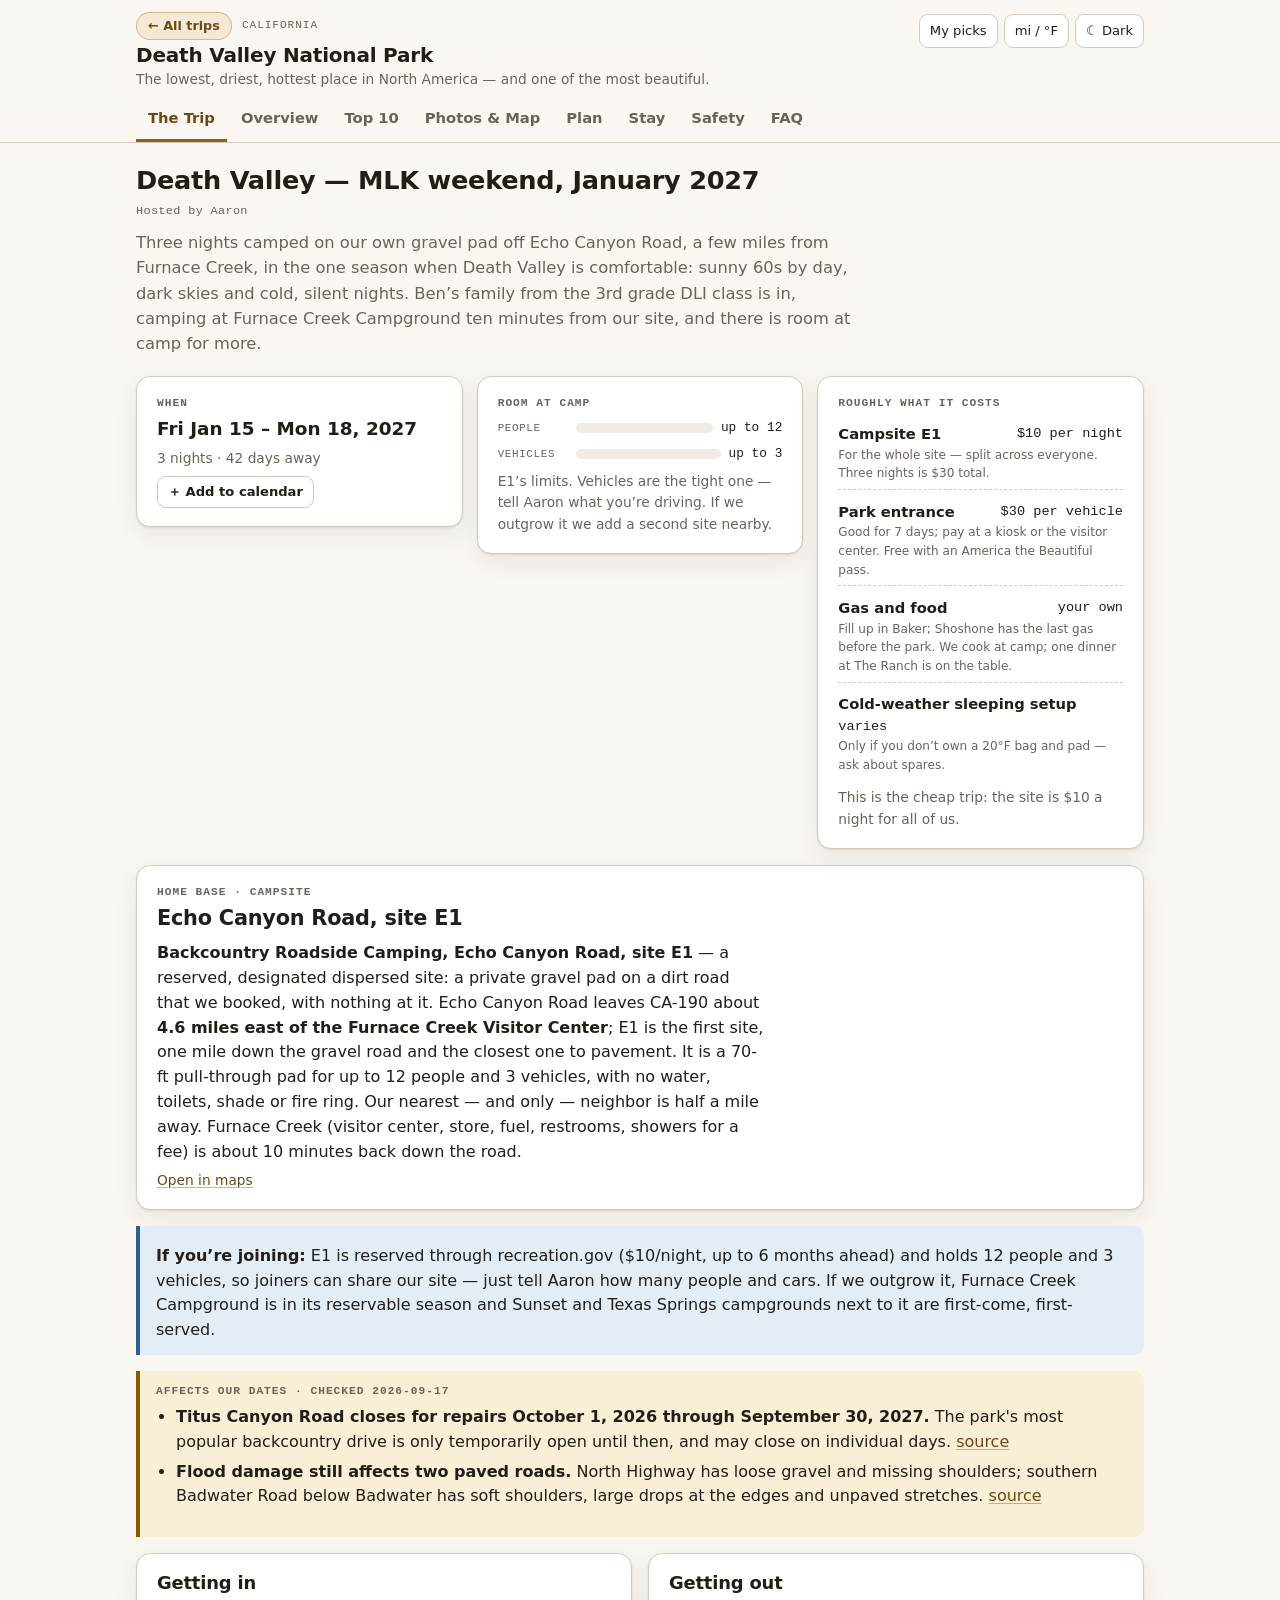
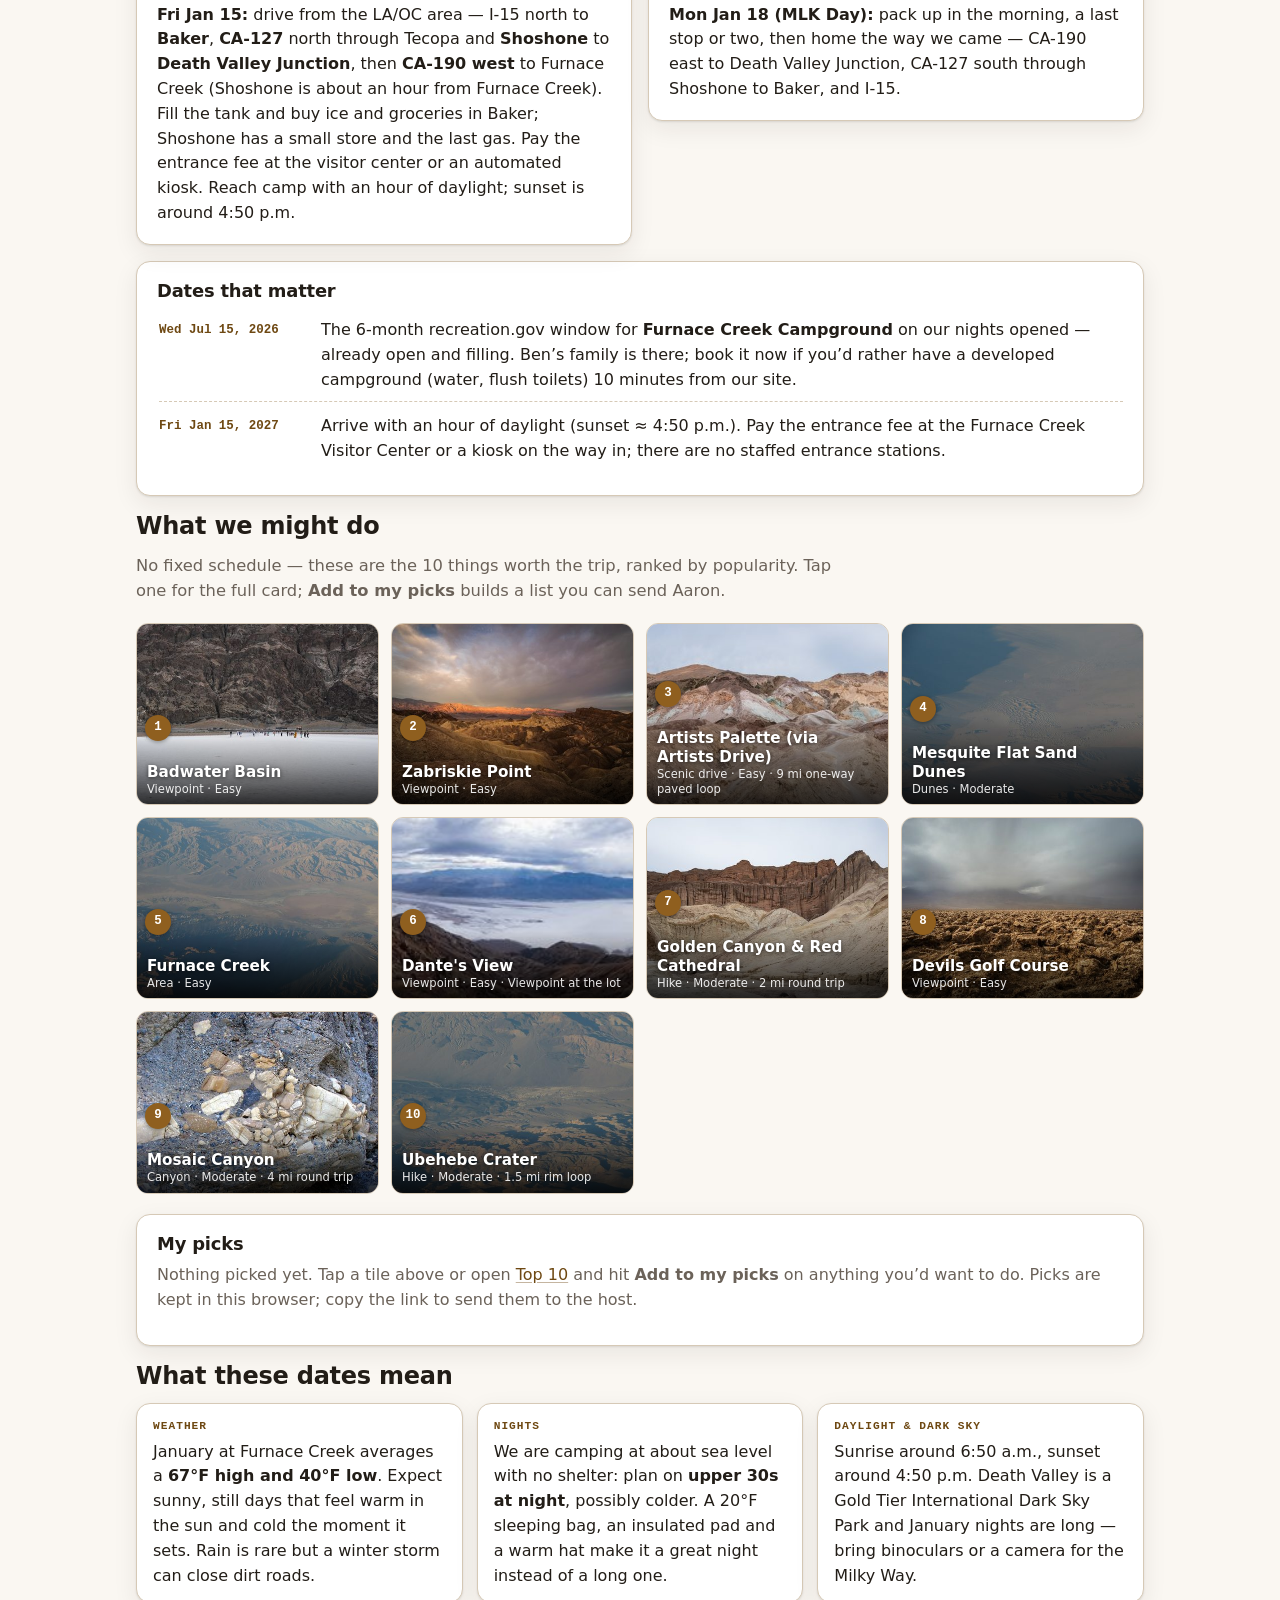
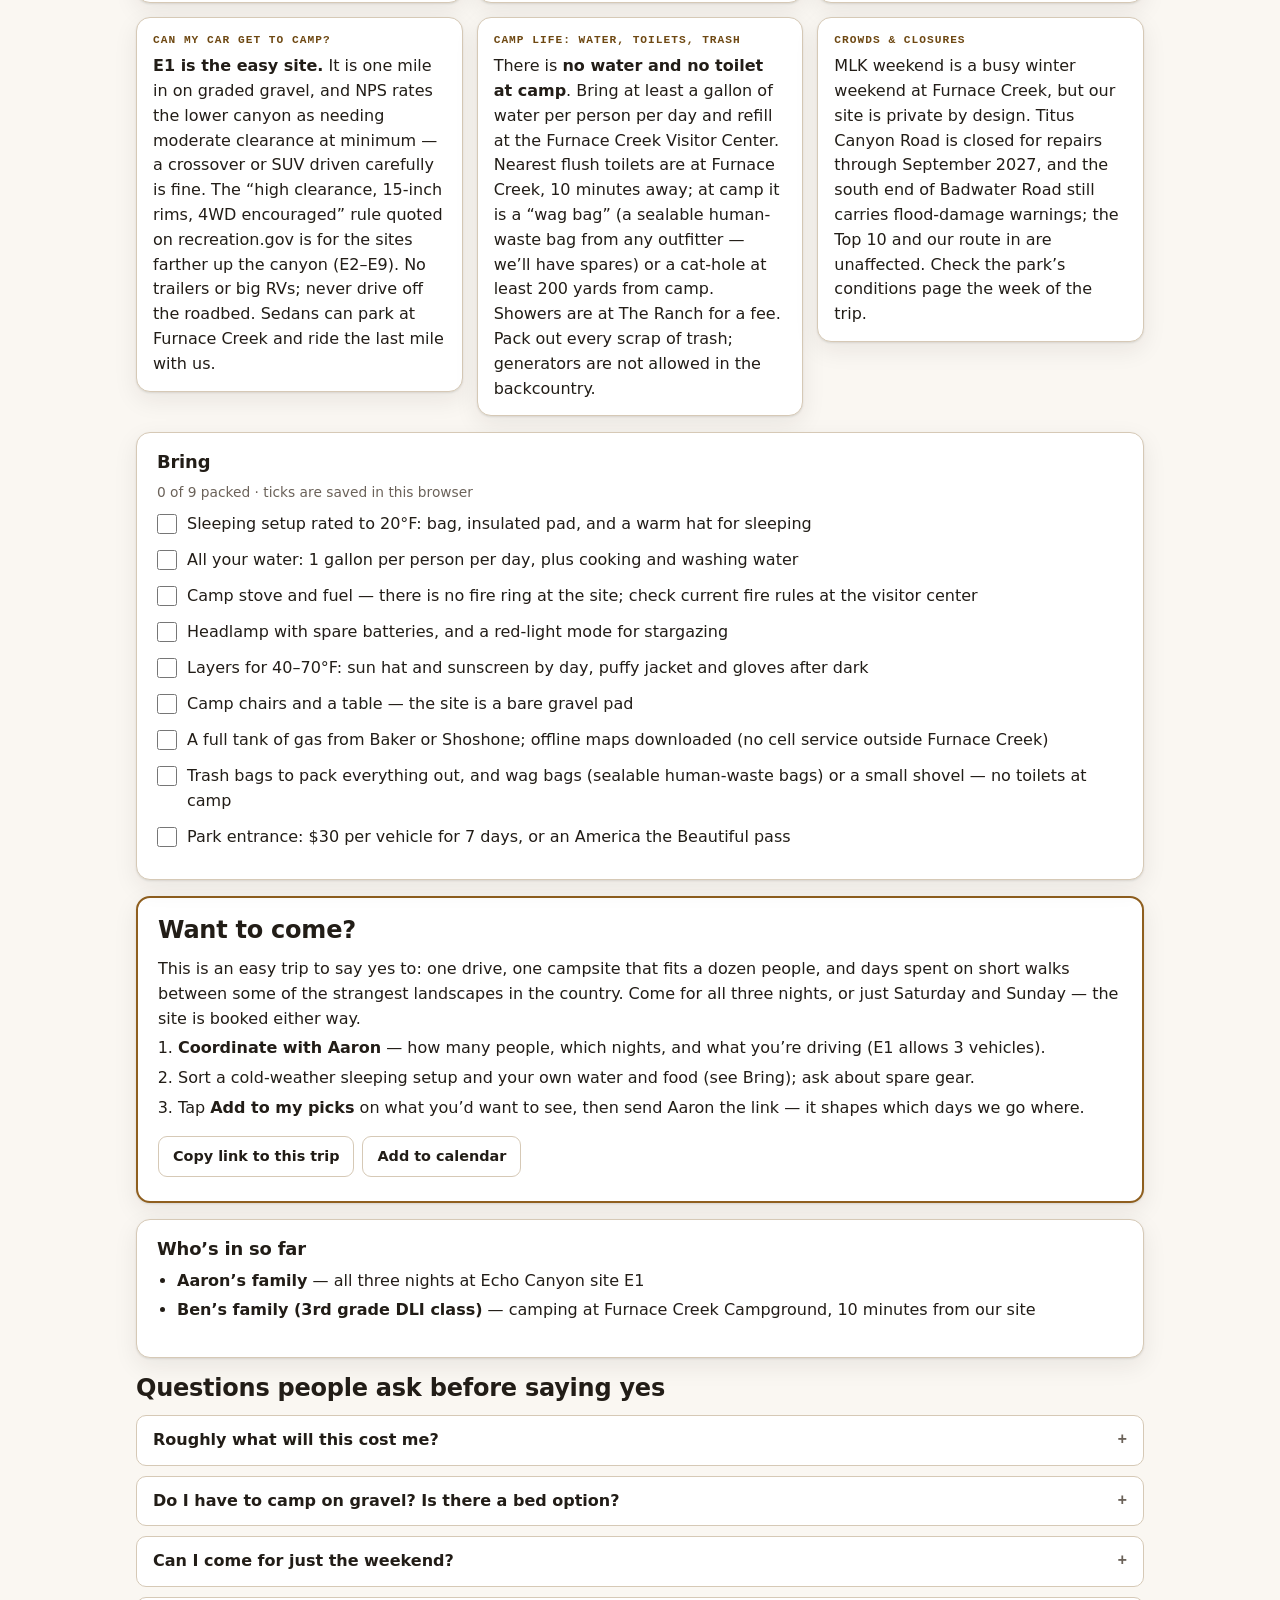
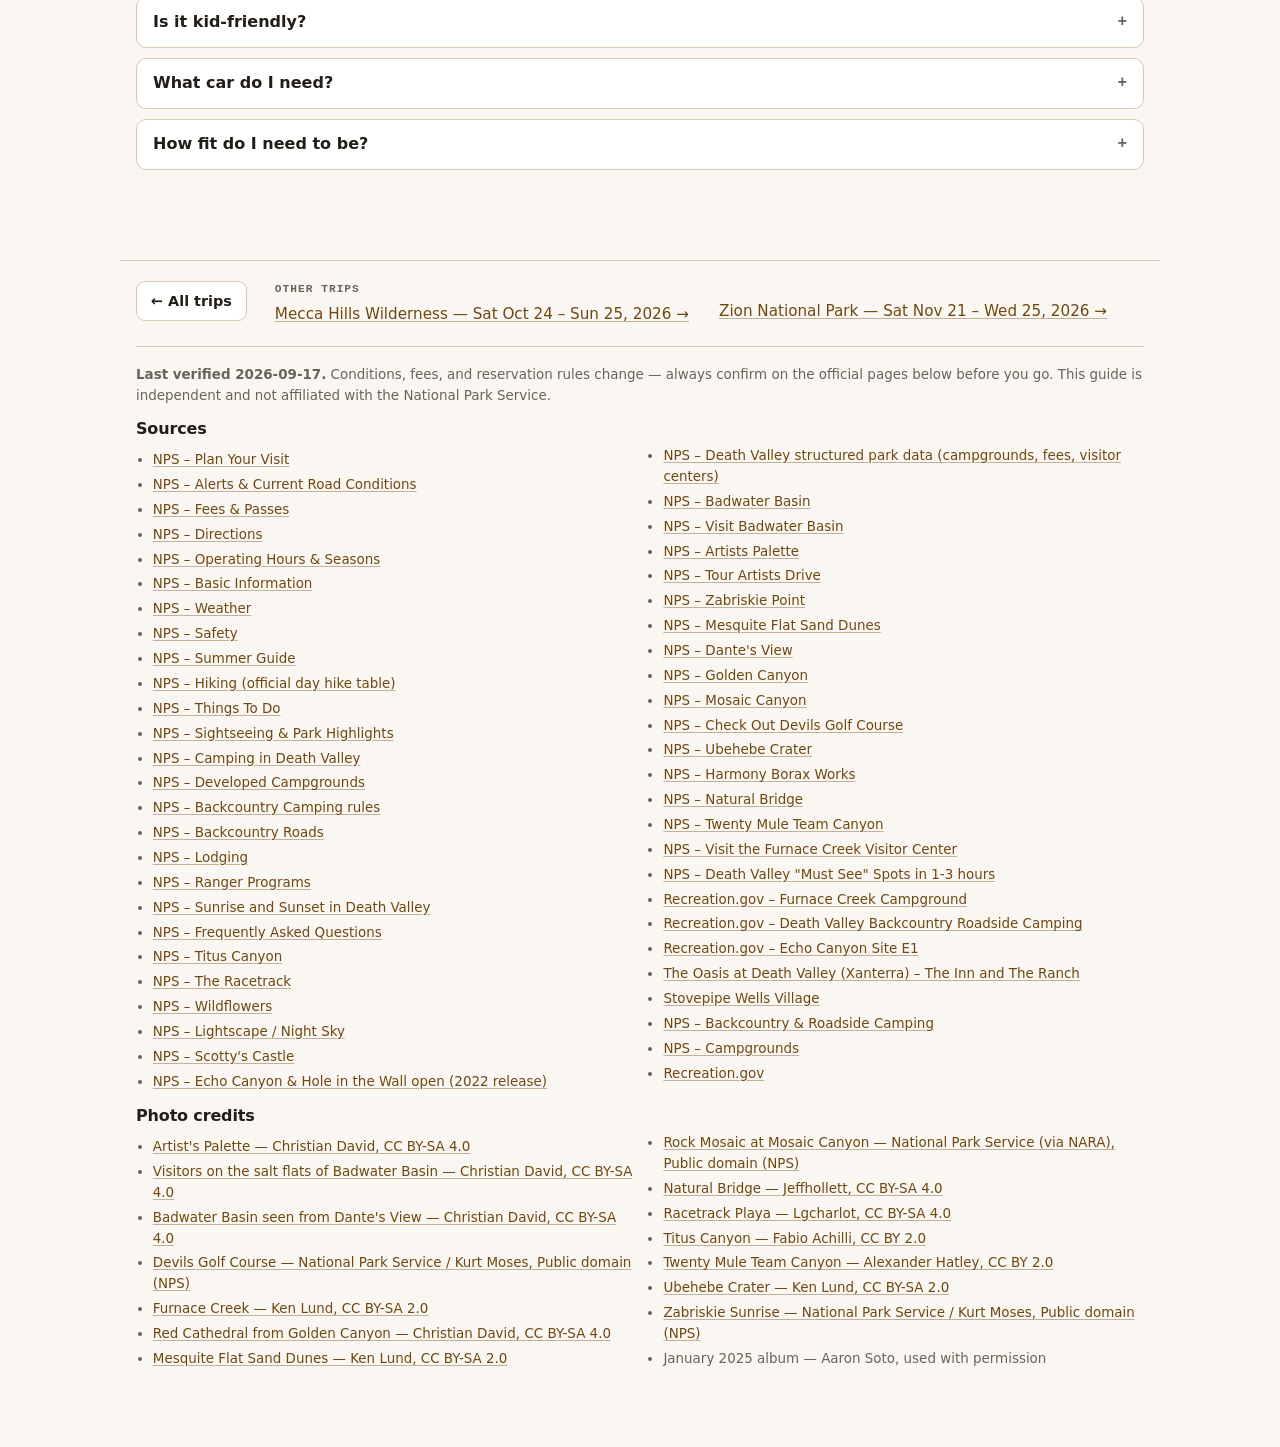
<file: guides/death-valley/index.html>
<!doctype html>
<html lang="en"><head><meta charset="utf-8"><meta name="viewport" content="width=device-width,initial-scale=1">
<title>Death Valley — MLK weekend, January 2027 — you’re invited</title>
<meta name="description" content="Three nights camped on our own gravel pad off Echo Canyon Road, a few miles from Furnace Creek, in the one season when Death Valley is comfortable: sunny…">
<meta property="og:title" content="Death Valley — MLK weekend, January 2027 — you’re invited">
<meta property="og:description" content="Three nights camped on our own gravel pad off Echo Canyon Road, a few miles from Furnace Creek, in the one season when Death Valley is comfortable: sunny…">
<meta property="og:type" content="website">
<meta property="og:site_name" content="Juntar">
<meta name="twitter:card" content="summary_large_image">
<meta property="og:image" content="https://juntar.net/guides/death-valley/img/zabriskie-point.jpg">
<meta property="og:image:width" content="1100"><meta property="og:image:height" content="732">
<meta property="og:url" content="https://juntar.net/guides/death-valley/"><link rel="canonical" href="https://juntar.net/guides/death-valley/">
<meta name="robots" content="noindex">
<style>/* travel-guides shared theme v2 — tokens first, per-park overrides via --accent */
:root{
  --bg:#faf7f2; --surface:#ffffff; --surface2:#f1ece3; --ink:#221d17; --muted:#6b6259;
  --accent:#b8532a; --accent-ink:#8f3e1d; --accent-soft:#f6e6dd; --on-accent:#ffffff; --line:#d6c9b6;
  --good:#2f7d4a; --good-soft:#e5f2e9; --bad:#b83232; --bad-soft:#f9e6e6;
  --warn:#8a5a00; --warn-soft:#f8efd6; --info:#2a5f8f; --info-soft:#e3edf6;
  --shadow:0 1px 2px rgba(34,29,23,.10),0 8px 24px rgba(34,29,23,.08);
  --mono:ui-monospace,"SF Mono","Cascadia Code",Menlo,Consolas,monospace;
  --sans:system-ui,-apple-system,"Segoe UI",Roboto,"Helvetica Neue",sans-serif;
  --radius:14px; --maxw:1040px; --stick:120px;
}
@media (prefers-color-scheme: dark){:root:not([data-theme="light"]){
  --bg:#15120f; --surface:#1e1a16; --surface2:#28231e; --ink:#efe8df; --muted:#a3988c;
  --accent:#e58a5e; --accent-ink:#f0a57f; --accent-soft:#3a2418; --on-accent:#15120f; --line:#4a4239;
  --good:#5cbf7a; --good-soft:#17301f; --bad:#f08080; --bad-soft:#3a1c1c;
  --warn:#e0b04a; --warn-soft:#332a12; --info:#7fb2e0; --info-soft:#17283a;
  --shadow:0 1px 2px rgba(0,0,0,.35),0 6px 20px rgba(0,0,0,.3);
}}
:root[data-theme="dark"]{
  --bg:#15120f; --surface:#1e1a16; --surface2:#28231e; --ink:#efe8df; --muted:#a3988c;
  --accent:#e58a5e; --accent-ink:#f0a57f; --accent-soft:#3a2418; --on-accent:#15120f; --line:#4a4239;
  --good:#5cbf7a; --good-soft:#17301f; --bad:#f08080; --bad-soft:#3a1c1c;
  --warn:#e0b04a; --warn-soft:#332a12; --info:#7fb2e0; --info-soft:#17283a;
  --shadow:0 1px 2px rgba(0,0,0,.35),0 6px 20px rgba(0,0,0,.3);
}
*{box-sizing:border-box}
html{scroll-behavior:smooth}
html.lb-open{overflow:hidden}
html:has(dialog[open]){overflow:hidden}
body{margin:0;background:var(--bg);color:var(--ink);font:16px/1.55 var(--sans);-webkit-font-smoothing:antialiased}
a{color:var(--accent-ink);text-decoration:underline;text-decoration-color:color-mix(in srgb,var(--accent-ink) 40%,transparent);text-underline-offset:2px}
a:hover{text-decoration-color:currentColor}
h1,h2,h3,h4{line-height:1.2;text-wrap:balance;margin:0 0 .5em;letter-spacing:-.01em}
h2{font-size:1.5rem}
h3{font-size:1.12rem}
p{margin:.35em 0 .9em}
ul,ol{margin:.3em 0 1em;padding-left:1.25em}
li{margin:.3em 0}
img{max-width:100%;display:block}
code{font-family:var(--mono);font-size:.86em;background:var(--surface2);padding:.1em .35em;border-radius:4px}
small{font-size:.82em}
.visually-hidden{position:absolute!important;width:1px;height:1px;overflow:hidden;clip:rect(0 0 0 0);white-space:nowrap}
.skip{position:absolute;left:-999px;top:8px;background:var(--accent);color:var(--on-accent);padding:8px 12px;border-radius:8px;z-index:100}
.skip:focus{left:8px}
.mt{margin-top:.6em}.mt1{margin-top:1em}
a:focus-visible,nav.tabs a:focus-visible,button:focus-visible,select:focus-visible,input:focus-visible,summary:focus-visible,.ph:focus-visible,.tile:focus-visible{outline:2px solid var(--accent);outline-offset:2px}

/* header */
header.site{position:sticky;top:0;z-index:40;background:color-mix(in srgb,var(--bg) 90%,transparent);backdrop-filter:saturate(1.4) blur(10px);border-bottom:1px solid var(--line)}
.masthead{max-width:var(--maxw);margin:0 auto;padding:12px 16px 0;display:flex;align-items:flex-start;gap:12px;flex-wrap:wrap}
.masthead .titles{flex:1;min-width:200px}
.masthead h1{font-size:1.25rem;margin:0;line-height:1.2}
.masthead .sub{color:var(--muted);font-size:.86rem;margin:.1em 0 .6em}
.masthead .crumbs{display:flex;align-items:center;gap:10px;font-family:var(--mono);font-size:.7rem;letter-spacing:.08em;text-transform:uppercase;color:var(--muted);margin:0 0 .3em}
.masthead .homelink{font:600 .8rem/1 var(--sans);letter-spacing:0;text-transform:none;color:var(--accent-ink);text-decoration:none;background:var(--accent-soft);border:1px solid color-mix(in srgb,var(--accent) 35%,transparent);border-radius:99px;padding:5px 11px;display:inline-flex;align-items:center;min-height:28px}
.masthead .homelink:hover{background:var(--accent);color:var(--on-accent)}
.tools{display:flex;gap:6px;align-items:center;padding-top:2px}
.iconbtn{appearance:none;border:1px solid var(--line);background:var(--surface);color:var(--ink);border-radius:9px;padding:6px 10px;font:inherit;font-size:.82rem;cursor:pointer;display:inline-flex;gap:6px;align-items:center;text-decoration:none;min-height:32px}
.iconbtn:hover{background:var(--surface2)}
.iconbtn .cnt{font-family:var(--mono);font-size:.72rem;background:var(--accent);color:var(--on-accent);border-radius:99px;padding:0 6px;min-width:18px;text-align:center}
nav.tabs{max-width:var(--maxw);margin:0 auto;padding:0 16px;display:flex;gap:2px;overflow-x:auto;scrollbar-width:none;scroll-snap-type:x proximity;mask-image:linear-gradient(90deg,transparent 0,#000 14px,#000 calc(100% - 34px),transparent);-webkit-mask-image:linear-gradient(90deg,transparent 0,#000 14px,#000 calc(100% - 34px),transparent)}
nav.tabs::-webkit-scrollbar{display:none}
nav.tabs a{color:var(--muted);font-size:.92rem;font-weight:600;padding:9px 12px;border-bottom:3px solid transparent;white-space:nowrap;text-decoration:none;scroll-snap-align:center}
nav.tabs a:hover{color:var(--ink)}
nav.tabs a.on{color:var(--accent-ink);border-bottom-color:var(--accent)}
@media (max-width:720px){
  .masthead{padding-top:8px;gap:8px}
  .masthead h1{font-size:1.05rem}
  .masthead .crumbs{margin-bottom:.2em}.masthead .crumbs .sep{display:none}
  .masthead .sub{margin:.05em 0 .3em;font-size:.8rem;overflow:hidden;text-overflow:ellipsis;white-space:nowrap}
  body.scrolled .masthead .sub{display:none}
  .tools{padding-top:0}
  .iconbtn{padding:4px 8px;font-size:.78rem;min-height:28px}
}

main{max-width:var(--maxw);margin:0 auto;padding:22px 16px 80px}
.sec{display:none;scroll-margin-top:calc(var(--stick) + 12px)}
.sec.on{display:block}
.sec>h2.sech{font-size:1.6rem;margin:0 0 .25em}
.sec>p.lede,.lede{color:var(--muted);font-size:1.02rem;margin:0 0 1.2em;max-width:70ch}
.byline{font-family:var(--mono);font-size:.74rem;letter-spacing:.03em;color:var(--muted);margin:0 0 .8em}
[id]{scroll-margin-top:calc(var(--stick) + 12px)}

/* cards & blocks */
.card{background:var(--surface);border:1px solid var(--line);border-radius:var(--radius);padding:18px 20px;margin:0 0 16px;box-shadow:var(--shadow)}
.card>h2:first-child,.card>h3:first-child{margin-top:0}
.eyebrow{font-family:var(--mono);font-size:.7rem;font-weight:600;letter-spacing:.09em;text-transform:uppercase;color:var(--muted);margin:0 0 .4em}
.callout{border-left:4px solid var(--accent);background:var(--accent-soft);border-radius:0 10px 10px 0;padding:12px 16px;margin:0 0 16px}
.callout.warn{border-left-color:var(--warn);background:var(--warn-soft)}
.callout.info{border-left-color:var(--info);background:var(--info-soft)}
.callout.bad{border-left-color:var(--bad);background:var(--bad-soft)}
.callout.compact{padding:8px 12px;margin:.4em 0 .8em}
.callout p:last-child{margin-bottom:0}
.callout.alerts ul{margin:.2em 0 0;padding-left:1.1em}.callout.alerts li{margin:.35em 0}
.stale{font-family:var(--mono);text-transform:none;letter-spacing:0}
.stale.warn{color:var(--warn)}.stale.bad{color:var(--bad);font-weight:700}
.grid2{display:grid;grid-template-columns:repeat(auto-fit,minmax(280px,1fr));gap:16px;align-items:start}
.grid3{display:grid;grid-template-columns:repeat(auto-fit,minmax(220px,1fr));gap:14px;align-items:start}
.grid2>.card,.grid3>.card{margin:0}
.grid2,.grid3{margin-bottom:16px}
.chips{display:flex;flex-wrap:wrap;gap:8px;margin:.3em 0 1em;padding:0;list-style:none}
.chip{font-size:.82rem;background:var(--surface2);border:1px solid var(--line);border-radius:99px;padding:4px 12px;white-space:nowrap}
.tag{font-family:var(--mono);font-size:.68rem;letter-spacing:.04em;border-radius:6px;padding:2px 8px;background:var(--surface2);color:var(--muted);white-space:nowrap;text-transform:uppercase}
.tag.easy{background:var(--good-soft);color:var(--good)}
.tag.moderate{background:var(--warn-soft);color:var(--warn)}
.tag.strenuous,.tag.extreme{background:var(--bad-soft);color:var(--bad)}
.tag.permit{background:var(--info-soft);color:var(--info)}
.tag.type{background:var(--accent-soft);color:var(--accent-ink)}
.tag.reservable{background:var(--info-soft);color:var(--info)}
.tag.first-come{background:var(--good-soft);color:var(--good)}
.tag.mixed{background:var(--warn-soft);color:var(--warn)}
.tag.permit-only{background:var(--bad-soft);color:var(--bad)}
.meta{display:flex;flex-wrap:wrap;gap:6px;margin:0 0 8px}
table{width:100%;border-collapse:collapse;font-size:.92rem}
.tablewrap{overflow-x:auto;margin:.5em 0 1em}
th{text-align:left;font-family:var(--mono);font-size:.7rem;letter-spacing:.07em;text-transform:uppercase;color:var(--muted);font-weight:600;padding:8px 10px;border-bottom:2px solid var(--line)}
td{padding:9px 10px;border-bottom:1px solid var(--line);vertical-align:top}
tr:last-child td{border-bottom:0}
.linkrow{font-size:.86rem;color:var(--muted);margin:.4em 0 0}
.btn{appearance:none;font:inherit;font-size:.9rem;font-weight:600;border-radius:9px;padding:8px 14px;cursor:pointer;border:1px solid var(--line);background:var(--surface);color:var(--ink);text-decoration:none;display:inline-flex;gap:6px;align-items:center;min-height:36px}
.btn:hover{background:var(--surface2)}
.btn.small{padding:5px 10px;font-size:.82rem;min-height:30px}
.btn.primary{background:var(--accent);border-color:var(--accent);color:var(--on-accent)}
.btn.primary:hover{filter:brightness(1.06)}
.btn.ghost{border-color:transparent;background:none;color:var(--muted)}
.btn.ghost:hover{color:var(--ink);background:var(--surface2)}
.btn.ghost.danger{color:var(--bad)}
.btn.on{background:var(--accent-soft);border-color:var(--accent);color:var(--accent-ink)}
.btn[disabled]{opacity:.45;cursor:default}
.cta{display:flex;flex-wrap:wrap;gap:8px;margin:.8em 0 .4em}
details{border:1px solid var(--line);border-radius:10px;background:var(--surface);margin:0 0 10px}
details summary{cursor:pointer;padding:12px 16px;font-weight:600;list-style:none;display:flex;justify-content:space-between;gap:12px}
details summary::-webkit-details-marker{display:none}
details summary::after{content:"+";color:var(--muted);font-family:var(--mono)}
details[open] summary::after{content:"–"}
details .body{padding:0 16px 14px;color:var(--ink)}
details.other{background:none;border-style:dashed}
details.other .body{padding-top:12px}
.credit{font-size:.72rem;color:var(--muted);margin:.35em 0 0;font-family:var(--mono);letter-spacing:.01em;line-height:1.4;overflow-wrap:anywhere}
.credit.inl{display:inline;margin:0}
.credit a{color:inherit;display:inline-block;padding:4px 0}

/* hero */
.hero{position:relative;border-radius:var(--radius);overflow:hidden;margin:0 0 18px;background:var(--surface2);aspect-ratio:21/9;min-height:220px;max-height:460px;width:100%}
.hero img{width:100%;height:100%;object-fit:cover}
.hero .over{position:absolute;inset:auto 0 0 0;padding:28px 22px 16px;background:linear-gradient(transparent,rgba(0,0,0,.72));color:#fff}
.hero .over h2{font-size:clamp(1.5rem,4vw,2.4rem);margin:0;color:#fff;text-shadow:0 1px 8px rgba(0,0,0,.5)}
.hero .over p{margin:.2em 0 0;font-size:1.02rem;opacity:.95;text-shadow:0 1px 6px rgba(0,0,0,.5)}
.hero .credit{position:absolute;right:10px;top:8px;margin:0;background:rgba(0,0,0,.5);color:#fff;padding:2px 8px;border-radius:6px}
.hero .credit a{color:#fff;padding:0}
.facts{display:grid;grid-template-columns:repeat(auto-fit,minmax(128px,1fr));gap:10px;margin:0 0 20px}
.fact{background:var(--surface);border:1px solid var(--line);border-radius:12px;padding:10px 12px}
.fact .l{font-family:var(--mono);font-size:.66rem;letter-spacing:.08em;text-transform:uppercase;color:var(--muted)}
.fact .v{font-weight:650;font-size:.98rem;line-height:1.3;margin-top:2px}
.fact .n{font-size:.78rem;color:var(--muted);margin-top:2px}
.noimg{aspect-ratio:4/3;background:repeating-linear-gradient(135deg,var(--surface2) 0 12px,var(--surface) 12px 24px);min-height:120px;width:100%}

/* seasons */
.season{position:relative}
.season.ours{border-color:var(--accent);box-shadow:0 0 0 2px var(--accent-soft)}
.season .verdict{position:absolute;top:14px;right:14px}
.verdict{font-family:var(--mono);font-size:.68rem;letter-spacing:.06em;text-transform:uppercase;border-radius:6px;padding:3px 8px;font-weight:700}
.verdict.best{background:var(--good-soft);color:var(--good)}
.verdict.good{background:var(--info-soft);color:var(--info)}
.verdict.fair{background:var(--warn-soft);color:var(--warn)}
.verdict.hard{background:var(--bad-soft);color:var(--bad)}
.season .temps{font-family:var(--mono);font-size:.8rem;color:var(--muted);margin:-.3em 0 .6em}

/* top-10 */
.filters{display:flex;flex-wrap:wrap;gap:8px;align-items:center;margin:0 0 16px;position:sticky;top:var(--stick);z-index:30;background:var(--bg);padding:8px 0}
.filters select{font:inherit;font-size:.88rem;color:var(--ink);background:var(--surface);border:1px solid var(--line);border-radius:9px;padding:7px 10px;min-height:36px}
.filters .spacer{flex:1}
.filters .count{font-family:var(--mono);font-size:.78rem;color:var(--muted)}
.fbtn{appearance:none;font:inherit;font-size:.84rem;font-weight:600;border-radius:99px;padding:6px 13px;cursor:pointer;border:1px solid var(--line);background:var(--surface);color:var(--muted);min-height:34px}
.fbtn:hover{color:var(--ink)}
.fbtn.on{background:var(--accent);border-color:var(--accent);color:var(--on-accent)}
@media (max-width:720px){
  .filters{flex-wrap:nowrap;overflow-x:auto;scrollbar-width:none;gap:6px;margin:0 -16px 12px;padding:8px 16px;-webkit-overflow-scrolling:touch}
  .filters::-webkit-scrollbar{display:none}
  .filters .spacer{display:none}.filters .count{white-space:nowrap}
}
.attr{display:grid;grid-template-columns:minmax(0,300px) 1fr;gap:0;overflow:hidden;overflow:clip;padding:0;scroll-margin-top:calc(var(--stick) + 64px)}
.attr.hide{display:none}
.attr .pic{position:relative;background:var(--surface2);align-self:start}
@media (min-width:721px){.attr .pic{position:sticky;top:calc(var(--stick) + 64px)}}
.attr .pic img{width:100%;height:auto;aspect-ratio:4/3;object-fit:cover}
.attr .pic .noimg{aspect-ratio:4/3}
.attr .rank{position:absolute;left:10px;top:10px;width:38px;height:38px;border-radius:99px;background:var(--accent);color:var(--on-accent);font-family:var(--mono);font-weight:700;font-size:1rem;display:grid;place-items:center;box-shadow:0 2px 8px rgba(0,0,0,.35)}
.attr .body{padding:16px 20px 16px}
.attr .head{display:flex;flex-wrap:wrap;gap:8px 10px;align-items:center;margin-bottom:6px}
.attr h3{margin:0;font-size:1.28rem}
.attr .meta{margin:0 0 10px}
.stats{display:flex;flex-wrap:wrap;gap:8px 18px;margin:0 0 12px;padding:10px 12px;background:var(--surface2);border-radius:10px}
.stat{flex:1 1 130px;min-width:120px}
.stat .l{font-family:var(--mono);font-size:.62rem;letter-spacing:.08em;text-transform:uppercase;color:var(--muted)}
.stat .v{font-weight:600;font-size:.92rem;line-height:1.35}
.stat .v small{font-weight:400;color:var(--muted)}
.attr .summary{margin:0 0 .8em}
.attr .best{font-size:.9rem;margin:0 0 .6em}
.attr .tips{margin:.4em 0 .6em}
.attr .tips summary{padding:8px 12px;font-size:.9rem}
.attr .tips .body{padding:0 14px 8px}
.attr .tips ul{margin:.2em 0 .4em}
.attr .foot{display:flex;flex-wrap:wrap;gap:8px 14px;align-items:center;margin-top:8px;font-size:.86rem;color:var(--muted)}
.attr .foot .spacer{flex:1}
.attr .foot .src a{color:var(--muted);display:inline-block;padding:4px 0}
.attr .foot .credit{flex-basis:100%;margin:0}
@media (max-width:720px){.attr{grid-template-columns:1fr;scroll-margin-top:calc(var(--stick) + 12px)}.attr .pic{position:relative;top:auto}.attr .pic img{aspect-ratio:16/9}.stats{gap:8px 12px}.stat{flex:1 1 40%;min-width:0}}
.also li{margin:.6em 0;display:flex;gap:12px;align-items:flex-start}
.also .also-pic{flex:0 0 96px}
.also .also-pic img,.also .also-pic .noimg{width:96px;aspect-ratio:4/3;object-fit:cover;border-radius:8px;min-height:0}
.also .credit{display:block}

/* trip */
.tripbar{display:flex;flex-wrap:wrap;gap:6px 0;align-items:center;background:var(--accent-soft);border:1px solid color-mix(in srgb,var(--accent) 35%,transparent);border-radius:12px;padding:10px 14px;margin:0 0 18px;font-size:.92rem}
.tripbar[hidden]{display:none}
.tripbar>span{padding:0 10px 0 0;margin-right:10px;border-right:1px solid color-mix(in srgb,var(--accent) 30%,transparent)}
.tripbar>span:last-of-type,.tripbar .spacer{border-right:0}
.tripbar .tb-dates{font-weight:700}
.tripbar .tb-count{font-family:var(--mono);font-size:.82rem;font-weight:700;color:var(--accent-ink)}
.tripbar .spacer{flex:1;padding:0;margin:0}
.tripbar .btn{padding:6px 12px;font-size:.84rem}
.tripbar.past{opacity:.8}
@media (max-width:720px){.tripbar>span{border-right:0;padding:0;margin:0;flex-basis:100%}.tripbar .spacer{flex-basis:100%;height:4px}.tripbar .btn{width:100%;justify-content:center}}
.tripfacts .big{font-size:1.15rem;font-weight:700;margin:0 0 .3em;line-height:1.3}
.fact-card .linkrow{margin-top:.5em}
.costs{list-style:none;padding:0;margin:0}
.costs li{display:flex;flex-wrap:wrap;gap:0 8px;justify-content:space-between;padding:6px 0;border-bottom:1px dashed var(--line);font-size:.92rem}
.costs li:last-child{border-bottom:0}
.costs .cl{font-weight:600}.costs .cv{font-family:var(--mono);font-size:.85rem;white-space:nowrap}
.costs small{flex-basis:100%;color:var(--muted)}
.meter{display:grid;grid-template-columns:70px 1fr auto;gap:8px;align-items:center;margin:6px 0}
.meter .l{font-family:var(--mono);font-size:.68rem;text-transform:uppercase;letter-spacing:.06em;color:var(--muted)}
.meter .bar{height:10px;background:var(--surface2);border-radius:99px;overflow:hidden}
.meter .fill{height:100%;background:var(--accent);border-radius:99px;min-width:0}
.meter .v{font-family:var(--mono);font-size:.8rem;white-space:nowrap}
.base{display:grid;grid-template-columns:1fr;gap:16px}
.base.card{padding:18px 20px}
.base h3{font-size:1.3rem}
.base .base-pic img{border-radius:10px;aspect-ratio:4/3;object-fit:cover;width:100%}
@media (min-width:760px){.base{grid-template-columns:1fr 340px}.base .base-pic{order:2}}
.tl{list-style:none;margin:0;padding:0 0 0 2px}
.tl li{display:grid;grid-template-columns:120px 1fr;gap:12px;padding:8px 0;border-bottom:1px dashed var(--line)}
.tl li:last-child{border-bottom:0}
.tl .when{font-family:var(--mono);font-size:.78rem;color:var(--accent-ink);font-weight:600;padding-top:3px}
@media (max-width:520px){.tl li{grid-template-columns:1fr}.tl .when{padding-top:0}}
.tiles{display:grid;grid-template-columns:repeat(auto-fill,minmax(200px,1fr));gap:12px;margin:0 0 20px}
.tile{position:relative;display:block;border-radius:12px;overflow:hidden;background:var(--surface2);aspect-ratio:4/3;text-decoration:none;color:#fff;border:1px solid var(--line)}
.tile img{width:100%;height:100%;object-fit:cover;transition:transform .3s}
.tile:hover img{transform:scale(1.04)}
.tile .noimg{height:100%;min-height:0}
.tile .tile-b{position:absolute;inset:auto 0 0 0;padding:26px 10px 8px;background:linear-gradient(transparent,rgba(0,0,0,.8));display:block;line-height:1.25}
.tile .tile-b b{display:block;font-size:.95rem;text-shadow:0 1px 4px rgba(0,0,0,.6)}
.tile .tile-b small{display:block;font-size:.72rem;opacity:.9}
.tile .tile-n{position:absolute;left:8px;top:-22px;width:26px;height:26px;border-radius:99px;background:var(--accent);color:var(--on-accent);font-family:var(--mono);font-size:.78rem;font-weight:700;display:grid;place-items:center;box-shadow:0 1px 4px rgba(0,0,0,.4)}
.conds{grid-template-columns:repeat(auto-fit,minmax(250px,1fr))}
.conds .card{padding:14px 16px}
.conds p:last-child{margin-bottom:0}
.conds .eyebrow{color:var(--accent-ink)}
.checks{list-style:none;padding:0;margin:.3em 0 .5em}
.checks li{margin:.2em 0}
.checks label{display:flex;gap:10px;align-items:flex-start;cursor:pointer;padding:4px 0}
.checks input{width:20px;height:20px;margin:2px 0 0;accent-color:var(--accent);flex:0 0 auto}
.checks input:checked+span{color:var(--muted);text-decoration:line-through}
.join{border:2px solid var(--accent)}
.join .how{margin-top:.4em}
.keydates .tl li{grid-template-columns:150px 1fr}
@media (max-width:520px){.keydates .tl li{grid-template-columns:1fr}}
.trip-empty{color:var(--muted)}
.trip-list{list-style:none;padding:0;margin:0 0 6px}
.trip-list li{display:flex;gap:10px;align-items:center;padding:8px 0;border-bottom:1px solid var(--line)}
.trip-list li:last-child{border-bottom:0}
.trip-list .n{font-family:var(--mono);color:var(--muted);font-size:.8rem;width:22px}
.trip-list .t{flex:1}
.trip-list .t small{display:block;color:var(--muted)}
.trip-list button{font-size:.8rem}
.flash{animation:flash 1.6s ease-out}
@keyframes flash{0%{box-shadow:0 0 0 3px var(--accent)}100%{box-shadow:var(--shadow)}}

/* stay */
.stay{padding:16px 20px}
.stay h3{margin:0 0 2px}
.stay .where{color:var(--muted);font-size:.9rem;margin:0 0 8px}
.stay.ours{border:2px solid var(--accent)}
.ours-flag{color:var(--accent-ink);margin-bottom:.6em}
.stay-grid{display:grid;grid-template-columns:1fr;gap:14px}
@media (min-width:760px){.stay-grid{grid-template-columns:280px 1fr}}
.stay-pic img{border-radius:10px;aspect-ratio:4/3;object-fit:cover;width:100%}
.kv{display:grid;grid-template-columns:repeat(auto-fit,minmax(150px,1fr));gap:8px 12px;margin:8px 0 10px}
.kv .l{font-family:var(--mono);font-size:.62rem;letter-spacing:.08em;text-transform:uppercase;color:var(--muted)}
.kv .v{font-size:.92rem;font-weight:600}
.amen{display:flex;flex-wrap:wrap;gap:6px;margin:6px 0 10px}
.amen span{font-size:.78rem;background:var(--surface2);border-radius:6px;padding:2px 8px}
details.how summary{font-size:.92rem;padding:10px 14px}

/* safety */
.safety.critical{border-left:4px solid var(--bad)}
.safety.important{border-left:4px solid var(--warn)}
.safety.note{border-left:4px solid var(--info)}

/* photos & map */
.viewsw{display:flex;gap:8px;margin:0 0 14px}
.albh{display:flex;align-items:baseline;gap:12px;margin:.6em 0 .5em;flex-wrap:wrap}
.pgrid{display:grid;grid-template-columns:repeat(auto-fill,minmax(180px,1fr));gap:10px;margin:0 0 20px}
.ph{appearance:none;border:0;padding:0;background:var(--surface2);border-radius:10px;overflow:hidden;cursor:pointer;position:relative;aspect-ratio:4/3;text-align:left;color:#fff}
.ph img{width:100%;height:100%;object-fit:cover;transition:transform .3s}
.ph:hover img{transform:scale(1.03)}
.ph .cap{position:absolute;inset:auto 0 0 0;padding:18px 8px 6px;font-size:.72rem;color:#fff;background:linear-gradient(transparent,rgba(0,0,0,.75));line-height:1.25;display:-webkit-box;-webkit-line-clamp:1;-webkit-box-orient:vertical;overflow:hidden}
.ph:hover .cap,.ph:focus-visible .cap{-webkit-line-clamp:3}
.map{height:min(70vh,560px);border-radius:var(--radius);border:1px solid var(--line);background:var(--surface2)}
.legend{margin:0 0 10px}
.legend li{display:inline-flex;align-items:center;gap:6px;font-size:.82rem;color:var(--muted)}
.pin-key,.pin span{display:inline-grid;place-items:center;width:24px;height:24px;border-radius:99px;color:#fff;font:700 .7rem/1 var(--mono);box-shadow:0 1px 5px rgba(0,0,0,.4);border:2px solid #fff}
.pin span{width:26px;height:26px}
.pin-key.accent,.pin span.accent{background:var(--accent);color:var(--on-accent)}
.pin-key.good,.pin span.good{background:var(--good)}
.pin-key.info,.pin span.info{background:var(--info)}
.leaflet-popup-content{font:14px/1.4 var(--sans);color:#222}
.lightbox{border:0;padding:0;background:transparent;max-width:100vw;max-height:100vh;width:100vw;height:100vh;margin:0}
.lightbox::backdrop{background:rgba(0,0,0,.96)}
.lightbox figure{margin:0;width:100vw;height:100vh;display:flex;flex-direction:column;align-items:center;justify-content:center;gap:10px;padding:16px}
.lightbox img{max-width:100%;max-height:calc(100vh - 110px);object-fit:contain;border-radius:8px}
.lightbox figcaption{color:#fff;text-align:center;max-width:70ch}
.lightbox .lb-cap{display:block;font-size:1rem}
.lightbox .lb-meta{display:block;font-size:.8rem;opacity:.75;font-family:var(--mono)}
.lightbox .lb-meta a{color:#fff}
.lb-x,.lb-nav{position:fixed;appearance:none;border:0;background:rgba(255,255,255,.12);color:#fff;font-size:1.8rem;line-height:1;width:46px;height:46px;border-radius:99px;cursor:pointer;z-index:2}
.lb-x{top:14px;right:14px}
.lb-nav{top:50%;transform:translateY(-50%)}
.lb-prev{left:12px}.lb-next{right:12px}
.lb-x:hover,.lb-nav:hover{background:rgba(255,255,255,.28)}
@media (max-width:600px){.lb-nav{top:auto;bottom:14px;transform:none}}

/* footer */
footer.site{max-width:var(--maxw);margin:0 auto;padding:20px 16px 60px;color:var(--muted);font-size:.84rem;border-top:1px solid var(--line)}
footer.site h2{font-size:1rem;color:var(--ink)}
.footnav{display:flex;flex-wrap:wrap;gap:16px 28px;align-items:flex-start;padding:0 0 18px;margin:0 0 18px;border-bottom:1px solid var(--line)}
.footnav ul{columns:1;margin:0;padding:0;list-style:none}
.footnav li{margin:.2em 0;font-size:.95rem}
.footnav .eyebrow{margin-bottom:.2em}
footer.site ul{columns:2;column-gap:30px}
@media (max-width:640px){footer.site ul{columns:1}}
footer.site li{break-inside:avoid}

/* landing */
.guides{display:grid;grid-template-columns:repeat(auto-fit,minmax(300px,1fr));gap:18px;margin:16px 0}
.gcard{display:block;text-decoration:none;color:inherit;border:1px solid var(--line);border-radius:var(--radius);overflow:hidden;background:var(--surface);box-shadow:var(--shadow)}
.gcard:hover{border-color:var(--accent)}
.gcard img,.gcard .noimg{aspect-ratio:16/9;object-fit:cover;width:100%;min-height:0}
.gcard .b{padding:14px 16px}
.gcard h2{margin:0 0 .3em;font-size:1.25rem}
.gcard p{margin:0 0 .3em;color:var(--muted);font-size:.92rem}
.gcard .gdates{color:var(--ink);font-weight:700;font-size:1rem}
.gcard .gdates .tb-count{font-family:var(--mono);font-size:.8rem;color:var(--accent-ink);font-weight:600}
.gcard .cta{margin-top:.8em}

/* motion */
@media (prefers-reduced-motion: reduce){
  html{scroll-behavior:auto}
  *,*::before,*::after{animation-duration:.01ms!important;animation-iteration-count:1!important;transition-duration:.01ms!important}
}

@media print{
  header.site{position:static;backdrop-filter:none}
  nav.tabs,.tools,.filters,.btn,.skip,.tripbar,.viewsw,#mapwrap,.cta,.copylink{display:none!important}
  .sec{display:block!important;break-before:page}
  .sec:first-of-type{break-before:auto}
  .attr{grid-template-columns:1fr}
  .attr .pic{position:static}
  .attr .pic img{max-height:260px}
  details{border:0}details summary::after{content:""}
  details:not([open]) .body{display:block}
  a{color:inherit;text-decoration:none}
  a[href^="http"]::after{content:" (" attr(href) ")";font-size:.8em;word-break:break-all;color:#555}
  .credit a::after,.hero .credit a::after,nav a::after{content:""}
  #tripCountdown,#tripCountdown2,#staleNote{display:none}
  body{font-size:12px}
  body.print-picks .sec{display:none!important}
  body.print-picks #trip{display:block!important;break-before:auto}
  body.print-picks #trip>*:not(#picks):not(.sech){display:none!important}
}
:root{--accent:#8f5f1f;--accent-ink:#6e4812;--accent-soft:#f5e9d6}@media (prefers-color-scheme: dark){:root:not([data-theme="light"]){--accent:#e0a24a;--accent-ink:#edbb6f;--accent-soft:#3a2c14}}:root[data-theme="dark"]{--accent:#e0a24a;--accent-ink:#edbb6f;--accent-soft:#3a2c14}</style>
</head><body data-slug="death-valley" data-name="Death Valley National Park" data-verified="2026-09-17">
<a class="skip" href="#main">Skip to content</a>
<header class="site"><div class="masthead"><div class="titles"><p class="crumbs"><a class="homelink" href="../../index.html">← All trips</a><span class="sep">California</span></p><h1>Death Valley National Park</h1><p class="sub">The lowest, driest, hottest place in North America — and one of the most beautiful.</p></div>
<div class="tools"><a class="iconbtn" href="#trip/picks" title="The attractions you picked">My picks <span class="cnt" id="tripCount" hidden>0</span></a><button type="button" class="iconbtn" id="unitBtn" aria-pressed="false"><span class="visually-hidden">Units: </span>mi / °F</button><button type="button" class="iconbtn" id="themeBtn">☾ Dark</button></div></div>
<nav class="tabs" aria-label="Sections"><a href="#trip" id="tab-trip" data-sec="trip">The Trip</a><a href="#overview" id="tab-overview" data-sec="overview">Overview</a><a href="#top10" id="tab-top10" data-sec="top10">Top 10</a><a href="#photos" id="tab-photos" data-sec="photos">Photos & Map</a><a href="#plan" id="tab-plan" data-sec="plan">Plan</a><a href="#stay" id="tab-stay" data-sec="stay">Stay</a><a href="#safety" id="tab-safety" data-sec="safety">Safety</a><a href="#faq" id="tab-faq" data-sec="faq">FAQ</a></nav></header>
<main id="main"><div class="tripbar" data-start="2027-01-15" data-end="2027-01-18"><span class="tb-dates">📅 Fri Jan 15 – Mon 18, 2027</span><span class="tb-nights">3 nights</span><span class="tb-base">camping at <b>Echo Canyon Road, site E1</b></span><span class="tb-count" id="tripCountdown"></span><span class="spacer"></span><a class="btn primary" href="#trip/join">Join this trip →</a></div>
<section class="sec" id="trip" data-title="The Trip" aria-labelledby="tab-trip"><h2 class="sech">Death Valley — MLK weekend, January 2027</h2><p class="byline">Hosted by Aaron</p><p class="lede">Three nights camped on our own gravel pad off Echo Canyon Road, a few miles from Furnace Creek, in the one season when Death Valley is comfortable: sunny 60s by day, dark skies and cold, silent nights. Ben’s family from the 3rd grade DLI class is in, camping at Furnace Creek Campground ten minutes from our site, and there is room at camp for more.</p><div class="grid3 tripfacts"><div class="card fact-card"><p class="eyebrow">When</p><p class="big">Fri Jan 15 – Mon 18, 2027</p><p class="linkrow">3 nights · <span id="tripCountdown2"></span></p><p class="linkrow"><a class="btn small" href="trip.ics" download="death-valley-trip.ics">＋ Add to calendar</a></p></div><div class="card fact-card"><p class="eyebrow">Room at camp</p><div class="meter"><div class="l">People</div><div class="bar"><div class="fill" style="width:0%"></div></div><div class="v">up to 12</div></div><div class="meter"><div class="l">Vehicles</div><div class="bar"><div class="fill" style="width:0%"></div></div><div class="v">up to 3</div></div><p class="linkrow">E1’s limits. Vehicles are the tight one — tell Aaron what you’re driving. If we outgrow it we add a second site nearby.</p></div><div class="card fact-card cost"><p class="eyebrow">Roughly what it costs</p><ul class="costs"><li><span class="cl">Campsite E1</span><span class="cv"><span data-units>$10 per night</span></span><small><span data-units>For the whole site — split across everyone. Three nights is $30 total.</span></small></li><li><span class="cl">Park entrance</span><span class="cv"><span data-units>$30 per vehicle</span></span><small><span data-units>Good for 7 days; pay at a kiosk or the visitor center. Free with an America the Beautiful pass.</span></small></li><li><span class="cl">Gas and food</span><span class="cv"><span data-units>your own</span></span><small><span data-units>Fill up in Baker; Shoshone has the last gas before the park. We cook at camp; one dinner at The Ranch is on the table.</span></small></li><li><span class="cl">Cold-weather sleeping setup</span><span class="cv"><span data-units>varies</span></span><small><span data-units>Only if you don’t own a 20°F bag and pad — ask about spares.</span></small></li></ul><p class="linkrow">This is the cheap trip: the site is $10 a night for all of us.</p></div></div><div class="card base"><div class="base-body"><p class="eyebrow">Home base · campsite</p><h3>Echo Canyon Road, site E1</h3><span data-units><b>Backcountry Roadside Camping, Echo Canyon Road, site E1</b> — a reserved, designated dispersed site: a private gravel pad on a dirt road that we booked, with nothing at it. Echo Canyon Road leaves CA-190 about <b>4.6 miles east of the Furnace Creek Visitor Center</b>; E1 is the first site, one mile down the gravel road and the closest one to pavement. It is a 70-ft pull-through pad for up to 12 people and 3 vehicles, with no water, toilets, shade or fire ring. Our nearest — and only — neighbor is half a mile away. Furnace Creek (visitor center, store, fuel, restrooms, showers for a fee) is about 10 minutes back down the road.</span><p class="linkrow"><a href="https://www.google.com/maps/search/?api=1&amp;query=Echo+Canyon+Road,+Death+Valley+National+Park,+CA" target="_blank" rel="noopener">Open in maps</a></p></div></div><div class="callout info"><p><b>If you’re joining:</b> <span data-units>E1 is reserved through recreation.gov ($10/night, up to 6 months ahead) and holds 12 people and 3 vehicles, so joiners can share our site — just tell Aaron how many people and cars. If we outgrow it, Furnace Creek Campground is in its reservable season and Sunset and Texas Springs campgrounds next to it are first-come, first-served.</span></p></div><div class="callout warn"><p class="eyebrow">Affects our dates · checked 2026-09-17</p><ul><li><b>Titus Canyon Road closes for repairs October 1, 2026 through September 30, 2027.</b> The park's most popular backcountry drive is only temporarily open until then, and may close on individual days. <a href="https://www.nps.gov/deva/planyourvisit/conditions.htm" target="_blank" rel="noopener">source</a></li><li><b>Flood damage still affects two paved roads.</b> North Highway has loose gravel and missing shoulders; southern Badwater Road below Badwater has soft shoulders, large drops at the edges and unpaved stretches. <a href="https://www.nps.gov/deva/planyourvisit/conditions.htm" target="_blank" rel="noopener">source</a></li></ul></div><div class="grid2"><div class="card"><h3>Getting in</h3><span data-units><b>Fri Jan 15:</b> drive from the LA/OC area — I-15 north to <b>Baker</b>, <b>CA-127</b> north through Tecopa and <b>Shoshone</b> to <b>Death Valley Junction</b>, then <b>CA-190 west</b> to Furnace Creek (Shoshone is about an hour from Furnace Creek). Fill the tank and buy ice and groceries in Baker; Shoshone has a small store and the last gas. Pay the entrance fee at the visitor center or an automated kiosk. Reach camp with an hour of daylight; sunset is around 4:50 p.m.</span></div><div class="card"><h3>Getting out</h3><span data-units><b>Mon Jan 18 (MLK Day):</b> pack up in the morning, a last stop or two, then home the way we came — CA-190 east to Death Valley Junction, CA-127 south through Shoshone to Baker, and I-15.</span></div></div><div class="card keydates"><h3>Dates that matter</h3><ol class="tl"><li><span class="when">Wed Jul 15, 2026</span><span><span data-units>The 6-month recreation.gov window for <b>Furnace Creek Campground</b> on our nights opened — already open and filling. Ben’s family is there; book it now if you’d rather have a developed campground (water, flush toilets) 10 minutes from our site.</span></span></li><li><span class="when">Fri Jan 15, 2027</span><span><span data-units>Arrive with an hour of daylight (sunset ≈ 4:50 p.m.). Pay the entrance fee at the Furnace Creek Visitor Center or a kiosk on the way in; there are no staffed entrance stations.</span></span></li></ol></div><h2 class="mt">What we might do</h2><p class="lede">No fixed schedule — these are the 10 things worth the trip, ranked by popularity. Tap one for the full card; <b>Add to my picks</b> builds a list you can send Aaron.</p><div class="tiles"><a class="tile" href="#top10/badwater-basin"><img src="img/thumb-badwater-basin.jpg" alt="Badwater Basin" loading=lazy onerror="this.replaceWith(Object.assign(document.createElement('div'),{className:'noimg'}))"><span class="tile-b"><span class="tile-n">1</span><b>Badwater Basin</b><small>Viewpoint · Easy</small></span></a><a class="tile" href="#top10/zabriskie-point"><img src="img/thumb-zabriskie-point.jpg" alt="Zabriskie Point" loading=lazy onerror="this.replaceWith(Object.assign(document.createElement('div'),{className:'noimg'}))"><span class="tile-b"><span class="tile-n">2</span><b>Zabriskie Point</b><small>Viewpoint · Easy</small></span></a><a class="tile" href="#top10/artists-palette"><img src="img/thumb-artists-palette.jpg" alt="Artists Palette (via Artists Drive)" loading=lazy onerror="this.replaceWith(Object.assign(document.createElement('div'),{className:'noimg'}))"><span class="tile-b"><span class="tile-n">3</span><b>Artists Palette (via Artists Drive)</b><small>Scenic drive · Easy · 9 mi one-way paved loop</small></span></a><a class="tile" href="#top10/mesquite-flat-sand-dunes"><img src="img/thumb-mesquite-flat-sand-dunes.jpg" alt="Mesquite Flat Sand Dunes" loading=lazy onerror="this.replaceWith(Object.assign(document.createElement('div'),{className:'noimg'}))"><span class="tile-b"><span class="tile-n">4</span><b>Mesquite Flat Sand Dunes</b><small>Dunes · Moderate</small></span></a><a class="tile" href="#top10/furnace-creek"><img src="img/thumb-furnace-creek.jpg" alt="Furnace Creek" loading=lazy onerror="this.replaceWith(Object.assign(document.createElement('div'),{className:'noimg'}))"><span class="tile-b"><span class="tile-n">5</span><b>Furnace Creek</b><small>Area · Easy</small></span></a><a class="tile" href="#top10/dantes-view"><img src="img/thumb-dantes-view.jpg" alt="Dante&#x27;s View" loading=lazy onerror="this.replaceWith(Object.assign(document.createElement('div'),{className:'noimg'}))"><span class="tile-b"><span class="tile-n">6</span><b>Dante&#x27;s View</b><small>Viewpoint · Easy · Viewpoint at the lot</small></span></a><a class="tile" href="#top10/golden-canyon"><img src="img/thumb-golden-canyon.jpg" alt="Golden Canyon &amp; Red Cathedral" loading=lazy onerror="this.replaceWith(Object.assign(document.createElement('div'),{className:'noimg'}))"><span class="tile-b"><span class="tile-n">7</span><b>Golden Canyon &amp; Red Cathedral</b><small>Hike · Moderate · 2 mi round trip</small></span></a><a class="tile" href="#top10/devils-golf-course"><img src="img/thumb-devils-golf-course.jpg" alt="Devils Golf Course" loading=lazy onerror="this.replaceWith(Object.assign(document.createElement('div'),{className:'noimg'}))"><span class="tile-b"><span class="tile-n">8</span><b>Devils Golf Course</b><small>Viewpoint · Easy</small></span></a><a class="tile" href="#top10/mosaic-canyon"><img src="img/thumb-mosaic-canyon.jpg" alt="Mosaic Canyon" loading=lazy onerror="this.replaceWith(Object.assign(document.createElement('div'),{className:'noimg'}))"><span class="tile-b"><span class="tile-n">9</span><b>Mosaic Canyon</b><small>Canyon · Moderate · 4 mi round trip</small></span></a><a class="tile" href="#top10/ubehebe-crater"><img src="img/thumb-ubehebe-crater.jpg" alt="Ubehebe Crater" loading=lazy onerror="this.replaceWith(Object.assign(document.createElement('div'),{className:'noimg'}))"><span class="tile-b"><span class="tile-n">10</span><b>Ubehebe Crater</b><small>Hike · Moderate · 1.5 mi rim loop</small></span></a></div><div class="card" id="picks"><h3>My picks</h3><div id="picksBox" aria-live="polite"></div></div><h2 class="mt">What these dates mean</h2><div class="grid3 conds"><div class="card"><p class="eyebrow">Weather</p><span data-units>January at Furnace Creek averages a <b>67°F high and 40°F low</b>. Expect sunny, still days that feel warm in the sun and cold the moment it sets. Rain is rare but a winter storm can close dirt roads.</span></div><div class="card"><p class="eyebrow">Nights</p><span data-units>We are camping at about sea level with no shelter: plan on <b>upper 30s at night</b>, possibly colder. A 20°F sleeping bag, an insulated pad and a warm hat make it a great night instead of a long one.</span></div><div class="card"><p class="eyebrow">Daylight &amp; dark sky</p><span data-units>Sunrise around 6:50 a.m., sunset around 4:50 p.m. Death Valley is a Gold Tier International Dark Sky Park and January nights are long — bring binoculars or a camera for the Milky Way.</span></div><div class="card"><p class="eyebrow">Can my car get to camp?</p><span data-units><b>E1 is the easy site.</b> It is one mile in on graded gravel, and NPS rates the lower canyon as needing moderate clearance at minimum — a crossover or SUV driven carefully is fine. The “high clearance, 15-inch rims, 4WD encouraged” rule quoted on recreation.gov is for the sites farther up the canyon (E2–E9). No trailers or big RVs; never drive off the roadbed. Sedans can park at Furnace Creek and ride the last mile with us.</span></div><div class="card"><p class="eyebrow">Camp life: water, toilets, trash</p><span data-units>There is <b>no water and no toilet at camp</b>. Bring at least a gallon of water per person per day and refill at the Furnace Creek Visitor Center. Nearest flush toilets are at Furnace Creek, 10 minutes away; at camp it is a “wag bag” (a sealable human-waste bag from any outfitter — we’ll have spares) or a cat-hole at least 200 yards from camp. Showers are at The Ranch for a fee. Pack out every scrap of trash; generators are not allowed in the backcountry.</span></div><div class="card"><p class="eyebrow">Crowds &amp; closures</p><span data-units>MLK weekend is a busy winter weekend at Furnace Creek, but our site is private by design. Titus Canyon Road is closed for repairs through September 2027, and the south end of Badwater Road still carries flood-damage warnings; the Top 10 and our route in are unaffected. Check the park’s conditions page the week of the trip.</span></div></div><div class="grid2"><div class="card"><h3>Bring</h3><p class="linkrow" id="packCount"></p><ul class="checks"><li><label><input type="checkbox" data-pack="0"> <span><span data-units>Sleeping setup rated to 20°F: bag, insulated pad, and a warm hat for sleeping</span></span></label></li><li><label><input type="checkbox" data-pack="1"> <span><span data-units>All your water: 1 gallon per person per day, plus cooking and washing water</span></span></label></li><li><label><input type="checkbox" data-pack="2"> <span><span data-units>Camp stove and fuel — there is no fire ring at the site; check current fire rules at the visitor center</span></span></label></li><li><label><input type="checkbox" data-pack="3"> <span><span data-units>Headlamp with spare batteries, and a red-light mode for stargazing</span></span></label></li><li><label><input type="checkbox" data-pack="4"> <span><span data-units>Layers for 40–70°F: sun hat and sunscreen by day, puffy jacket and gloves after dark</span></span></label></li><li><label><input type="checkbox" data-pack="5"> <span><span data-units>Camp chairs and a table — the site is a bare gravel pad</span></span></label></li><li><label><input type="checkbox" data-pack="6"> <span><span data-units>A full tank of gas from Baker or Shoshone; offline maps downloaded (no cell service outside Furnace Creek)</span></span></label></li><li><label><input type="checkbox" data-pack="7"> <span><span data-units>Trash bags to pack everything out, and wag bags (sealable human-waste bags) or a small shovel — no toilets at camp</span></span></label></li><li><label><input type="checkbox" data-pack="8"> <span><span data-units>Park entrance: $30 per vehicle for 7 days, or an America the Beautiful pass</span></span></label></li></ul></div></div><div class="card join" id="join"><h2>Want to come?</h2>This is an easy trip to say yes to: one drive, one campsite that fits a dozen people, and days spent on short walks between some of the strangest landscapes in the country. Come for all three nights, or just Saturday and Sunday — the site is booked either way.<ol><li><b>Coordinate with Aaron</b> — how many people, which nights, and what you’re driving (E1 allows 3 vehicles).</li><li>Sort a cold-weather sleeping setup and your own water and food (see Bring); ask about spare gear.</li><li>Tap <b>Add to my picks</b> on what you’d want to see, then send Aaron the link — it shapes which days we go where.</li></ol><div class="cta"><button type="button" class="btn sharepage">Copy link to this trip</button><a class="btn" href="trip.ics" download="death-valley-trip.ics">Add to calendar</a></div><span class="visually-hidden" role="status" id="copyStatus"></span></div><div class="card"><h3>Who’s in so far</h3><ul><li><b>Aaron’s family</b> — all three nights at Echo Canyon site E1</li><li><b>Ben’s family (3rd grade DLI class)</b> — camping at Furnace Creek Campground, 10 minutes from our site</li></ul></div><h2 class="mt">Questions people ask before saying yes</h2><details><summary>Roughly what will this cost me?</summary><div class="body"><span data-units>Almost nothing beyond gas: the site is $10 a night for all of us, the park is $30 per car for the week, and the rest is groceries. If you need a winter sleeping bag, that is the one real purchase — or ask about spares.</span></div></details><details><summary>Do I have to camp on gravel? Is there a bed option?</summary><div class="body"><span data-units>Yes, there is. Furnace Creek Campground (reservable, water, flush toilets) is 10 minutes from our site — Ben’s family is camping there — and The Ranch at Death Valley and The Inn have rooms at the same junction. Sleep there and join us for the days.</span></div></details><details><summary>Can I come for just the weekend?</summary><div class="body"><span data-units>Yes — Saturday and Sunday are the full days. Drive in Friday evening or Saturday morning and leave Sunday night or Monday.</span></div></details><details><summary>Is it kid-friendly?</summary><div class="body"><span data-units>Yes — see the January 2025 photos: dunes, salt flats, Golden Canyon and checkers on the porch at The Ranch. Cold nights are the only real consideration; kids need proper bags too.</span></div></details><details><summary>What car do I need?</summary><div class="body"><span data-units>For E1, a crossover or SUV driven carefully; sedans park at Furnace Creek and ride in with us. Nothing in the Top 10 needs 4WD.</span></div></details><details><summary>How fit do I need to be?</summary><div class="body"><span data-units>Not very. Most of the Top 10 are short walks from the car; the longest we’d likely do is Mosaic Canyon or Golden Canyon at 3–4 miles round trip. Dante’s View and Zabriskie Point are drive-ups.</span></div></details></section>
<section class="sec" id="overview" data-title="Overview" aria-labelledby="tab-overview"><div class="hero"><img src="img/zabriskie-point.jpg" alt="Sunrise light on the golden badlands at Zabriskie Point, Death Valley" width="1100" height="732" onerror="this.replaceWith(Object.assign(document.createElement('div'),{className:'noimg'}))"><div class="over"><h2>Death Valley National Park</h2><p>The lowest, driest, hottest place in North America — and one of the most beautiful.</p></div><p class="credit">Photo: <a href="https://commons.wikimedia.org/wiki/File:Zabriskie_Sunrise,_Death_Valley_National_Park.jpg" target="_blank" rel="noopener">National Park Service / Kurt Moses · PD</a></p></div><div class="facts"><div class="fact"><div class="l">Entrance fee</div><div class="v"><span data-units>$30/vehicle, 7 days</span></div><div class=n><span data-units>No staffed entrance stations — pay at a kiosk, the visitor center, or online</span></div></div><div class="fact"><div class="l">Best months</div><div class="v"><span data-units>November–March</span></div><div class=n><span data-units>Spring is busiest; late October and February are the sweet spots</span></div></div><div class="fact"><div class="l">Elevation range</div><div class="v"><span data-units>-282 ft to 11,049 ft</span></div><div class=n><span data-units>Badwater Basin to Telescope Peak, in sight of each other</span></div></div><div class="fact"><div class="l">Park size</div><div class="v"><span data-units>3.4 million acres</span></div><div class=n><span data-units>Largest national park outside Alaska; over 93% roadless wilderness</span></div></div><div class="fact"><div class="l">Time zone</div><div class="v"><span data-units>Pacific (PT)</span></div></div><div class="fact"><div class="l">Cell service</div><div class="v"><span data-units>Essentially none</span></div><div class=n><span data-units>Spotty at Furnace Creek and Stovepipe Wells only; free Wi-Fi at the visitor center</span></div></div><div class="fact"><div class="l">Dark sky</div><div class="v"><span data-units>Gold Tier Dark Sky Park</span></div><div class=n><span data-units>The highest International Dark-Sky Association rating</span></div></div><div class="fact"><div class="l">Reservation needed?</div><div class="v"><span data-units>No</span></div><div class=n><span data-units>No timed entry. Only campsites are reserved.</span></div></div></div><div class="callout warn alerts"><p class="eyebrow">Current conditions · checked 2026-09-17 · 6 items <span id="staleNote"></span></p><ul><li><span class=tag>affects our dates</span> <b>Titus Canyon Road closes for repairs October 1, 2026 through September 30, 2027.</b> The park's most popular backcountry drive is only temporarily open until then, and may close on individual days. <a href="https://www.nps.gov/deva/planyourvisit/conditions.htm" target="_blank" rel="noopener">source</a></li><li><span class=tag>affects our dates</span> <b>Flood damage still affects two paved roads.</b> North Highway has loose gravel and missing shoulders; southern Badwater Road below Badwater has soft shoulders, large drops at the edges and unpaved stretches. <a href="https://www.nps.gov/deva/planyourvisit/conditions.htm" target="_blank" rel="noopener">source</a></li><li><b>Scotty's Castle and Bonnie Clare Road remain closed</b> after the 2015 flood and a later fire. No access is permitted, including on foot; the NPS says the reopening date is unknown. <a href="https://www.nps.gov/deva/planyourvisit/conditions.htm" target="_blank" rel="noopener">source</a></li><li><b>Darwin Falls Road is closed, likely until summer 2027</b> — the road is "completely gone in many places." Hikers may park on the CA-190 shoulder and walk in. <a href="https://www.nps.gov/deva/planyourvisit/conditions.htm" target="_blank" rel="noopener">source</a></li><li><b>Seasonal campgrounds are still closed as of mid-September 2026.</b> Texas Springs, Sunset and Stovepipe Wells reopen in late fall; Furnace Creek is first-come for the summer. <b>Emigrant is closed indefinitely</b> (water system), and Saline Valley closed after a wildfire on September 15, 2026. <a href="https://www.nps.gov/deva/planyourvisit/conditions.htm" target="_blank" rel="noopener">source</a></li><li><b>The 2026 superbloom is over.</b> Low-elevation flowers have set seed; higher elevations have scattered blooms. Superblooms average once a decade — 2026, 2016, 2005 and 1998. <a href="https://www.nps.gov/deva/learn/nature/wildflowers.htm" target="_blank" rel="noopener">source</a></li></ul></div><div class="grid2"><div class="card"><h2>Why go</h2><span data-units>Death Valley's superlatives are all literally true. It holds the <b>world record air temperature</b> — 134°F, set at Furnace Creek on July 10, 1913 — and the lowest ground in North America at <b>282 feet below sea level</b>, in sight of Telescope Peak 11,049 ft above.<br><br>What surprises first-timers is the variety. Within an hour of Furnace Creek you can walk a salt pan, drive hills stained red and green by volcanic minerals, scramble a polished marble slot canyon, and circle a 2,000-year-old crater. Over 93% of its 3.4 million acres is roadless wilderness, and it is a Gold Tier Dark Sky Park.<br><br>It is also remote: no cell service across most of the park, three gas stations, and help hours away.</span><p class="eyebrow mt1">Best for</p><div class="chips"><span class="chip">Scenic driving</span><span class="chip">Photography</span><span class="chip">Stargazing</span><span class="chip">Desert geology</span><span class="chip">Canyon hikes</span><span class="chip">Winter warmth</span></div></div><div class="card"><h2>Don’t miss</h2><ol><li><span data-units>Sunrise at Zabriskie Point, when the badlands turn gold</span></li><li><span data-units>Walking out onto the salt polygons at Badwater Basin</span></li><li><span data-units>Artists Drive in late afternoon, when the mineral colors peak</span></li><li><span data-units>The Mesquite Flat dunes at sunset, then again after dark for the Milky Way</span></li><li><span data-units>The 5,575-foot drop from Dante's View to the valley floor</span></li></ol><p class="linkrow">Full details in <a href="#top10">Top 10</a>.</p></div></div><h2 class="mt">When to go</h2><div class="grid3 seasons"><div class="card season"><span class="verdict best">Best</span><h3>Spring</h3><p class="temps">Mar–May</p><p class="temps"><span data-units>Highs 82–100°F · Lows 55–73°F</span></p><span data-units>The NPS calls spring "the most popular time to visit." Low-elevation wildflowers run <b>mid-February to mid-April</b>, moving to 3,000–5,000 ft by late April. Everything is open and everything is busy — Furnace Creek Campground books to capacity most nights. By May the valley is already scorching.</span></div><div class="card season"><span class="verdict hard">Hard</span><h3>Summer</h3><p class="temps">Jun–Aug</p><p class="temps"><span data-units>Highs 110–116°F · Lows 81–88°F</span></p><span data-units>Survivable by car, not on foot. NPS posts <b>"hiking not advised after 10 am"</b> on every low-elevation trail. Overnight lows stay in the 80s. The mountains are the exception — Wildrose and Telescope Peak are the summer hikes. Several campgrounds close; Furnace Creek shrinks to 41 first-come sites.</span></div><div class="card season"><span class="verdict good">Good</span><h3>Fall</h3><p class="temps">Sep–Nov</p><p class="temps"><span data-units>Highs 77–106°F · Lows 48–76°F</span></p><span data-units>September still reaches 106°F, but the NPS notes "autumn arrives in late October, with warm but pleasant temperatures." <b>Late October and November are arguably the best weeks of the year</b> — seasonal campgrounds reopen, crowds are lighter than spring, and the light is long.</span></div><div class="card season ours"><span class="verdict best">Best</span><h3>Winter · our trip</h3><p class="temps">Dec–Feb</p><p class="temps"><span data-units>Highs 65–73°F · Lows 38–46°F</span></p><span data-units>Cool days, chilly nights, rare rain, and snow capping the Panamints above the salt flats — the NPS calls it "especially beautiful." Perfect valley-level hiking weather. Trade-offs: freezing nights at camp, short daylight, and the high country often snowed in. Ranger programs run mid-November to mid-April.</span></div></div></section>
<section class="sec" id="top10" data-title="Top 10" aria-labelledby="tab-top10"><h2 class="sech">Top 10 natural attractions</h2><p class="lede">Ranked by popularity. Distances and times are official park figures where available. Tap <b>Add to my picks</b> to build a list you can send the host.</p><div class="filters" id="filters" role="group" aria-label="Filter attractions"><button type="button" class="fbtn on" data-ftype="all" aria-pressed="true">All</button><button type="button" class="fbtn" data-ftype="viewpoint" aria-pressed="false">Viewpoints</button><button type="button" class="fbtn" data-ftype="scenic-drive" aria-pressed="false">Scenic drives</button><button type="button" class="fbtn" data-ftype="dunes" aria-pressed="false">Dunes</button><button type="button" class="fbtn" data-ftype="area" aria-pressed="false">Areas</button><button type="button" class="fbtn" data-ftype="hike" aria-pressed="false">Hikes</button><button type="button" class="fbtn" data-ftype="canyon" aria-pressed="false">Canyons</button><select id="fdiff" aria-label="Difficulty"><option value="all">Any difficulty</option><option value="easy">Easy</option><option value="moderate">Moderate</option></select><button type="button" class="fbtn" data-ftoggle="permit" aria-pressed="false">No permit needed</button><button type="button" class="fbtn" data-ftoggle="trip" aria-pressed="false">My picks only</button><span class="spacer"></span><span class="count" id="fcount" role="status" aria-live="polite"></span><button type="button" class="btn ghost" id="fclear">Reset</button></div><article class="card attr" id="badwater-basin" data-type="viewpoint" data-type-label="Viewpoint" data-difficulty="easy" data-difficulty-label="Easy" data-permit="none" data-name="Badwater Basin" data-time="40 min–1.5 hr"><div class="pic"><img src="img/mid-badwater-basin.jpg" srcset="img/thumb-badwater-basin.jpg 480w, img/mid-badwater-basin.jpg 960w, img/badwater-basin.jpg 1600w" sizes="(max-width:720px) 100vw, 300px" alt="Badwater Basin" loading=lazy onerror="this.replaceWith(Object.assign(document.createElement('div'),{className:'noimg'}))"><span class="rank" aria-label="Rank 1">1</span></div><div class="body"><div class="head"><h3>Badwater Basin</h3></div><div class="meta"><span class="tag type">Viewpoint</span><span class="tag easy">Easy</span><span class="tag ">No permit</span></div><div class="summary"><span data-units>The lowest point in North America, <b>282 feet below sea level</b>. Nearly 200 square miles of salt flat — mostly table salt, with calcite, gypsum and borax — crack into geometric polygons as groundwater seeps up and evaporates. Look east for the tiny <b>"SEA LEVEL" sign</b> on the cliff far above you, then west to Telescope Peak at 11,049 ft.</span></div><div class="stats"><div class="stat"><div class="l">Distance</div><div class="v"><span data-units>1 mi round trip to the salt flat edge</span></div></div><div class="stat"><div class="l">Elevation gain</div><div class="v"><span data-units>Flat</span></div></div><div class="stat"><div class="l">Time</div><div class="v"><span data-units>40 min–1.5 hr</span></div></div><div class="stat"><div class="l">Start / parking</div><div class="v"><span data-units>Paved lot on Badwater Road, 17 mi (30 min) south of Furnace Creek</span></div></div><div class="stat"><div class="l">From our base</div><div class="v"><span data-units>≈ 16 mi</span><small> straight line</small></div></div></div><p class="best"><b>Best time:</b> Sunrise or sunset; avoid midday in summer</p><details class="tips"><summary>Good to know</summary><div class="body"><ul><li><span data-units>Polygons near the boardwalk are trampled flat — walk 15–20 min out for sharp ones.</span></li><li><span data-units>Sunrise lights the Panamints; sunset lights the Black Mountains behind you.</span></li><li><span data-units>Glare off the white salt is brutal even in winter — bring sunglasses.</span></li></ul></div></details><p class="linkrow">Season note: <span data-units>Summer: no more than ~15 min outside the vehicle. Rare winter floods form shallow Lake Manly.</span></p><p class="linkrow">Accessibility: ADA ramp to a boardwalk over the spring pool (older boards, not level); the salt beyond is firm. Vault toilet, RV parking.</p><div class="foot"><button type="button" class="btn addtrip" aria-pressed="false">+ Add to my picks</button><button type="button" class="btn ghost copylink" data-id="badwater-basin">Share</button><span class="spacer"></span><span class="src">Sources: <a href="https://www.nps.gov/places/badwater-basin.htm" target="_blank" rel="noopener">nps.gov<span class="visually-hidden"> — source for Badwater Basin</span></a> · <a href="https://www.nps.gov/thingstodo/visit-badwater-basin.htm" target="_blank" rel="noopener">nps.gov<span class="visually-hidden"> — source for Badwater Basin</span></a></span><span class="credit">Photo: <a href="https://commons.wikimedia.org/wiki/File:Visitors_on_the_salt_flats_of_Badwater_Basin,_Death_Valley_National_Park,_California.jpg" target="_blank" rel="noopener">Christian David · CC BY-SA 4.0</a></span></div></div></article><article class="card attr" id="zabriskie-point" data-type="viewpoint" data-type-label="Viewpoint" data-difficulty="easy" data-difficulty-label="Easy" data-permit="none" data-name="Zabriskie Point" data-time="30–45 min"><div class="pic"><img src="img/mid-zabriskie-point.jpg" srcset="img/thumb-zabriskie-point.jpg 480w, img/mid-zabriskie-point.jpg 960w, img/zabriskie-point.jpg 1100w" sizes="(max-width:720px) 100vw, 300px" alt="Zabriskie Point" loading=lazy onerror="this.replaceWith(Object.assign(document.createElement('div'),{className:'noimg'}))"><span class="rank" aria-label="Rank 2">2</span></div><div class="body"><div class="head"><h3>Zabriskie Point</h3></div><div class="meta"><span class="tag type">Viewpoint</span><span class="tag easy">Easy</span><span class="tag ">No permit</span></div><div class="summary"><span data-units>The most photographed view in the park. A short paved ramp climbs to an overlook above a sea of yellow and brown badlands carved by water that almost never falls. The jutting spine in the middle is <b>Manly Beacon</b>, 823 ft, named for the 49er who walked out of the valley for help. Beyond it lie the salt flats and the Panamints.</span></div><div class="stats"><div class="stat"><div class="l">Distance</div><div class="v"><span data-units>0.25 mi round trip from the lot</span></div></div><div class="stat"><div class="l">Elevation gain</div><div class="v"><span data-units>Minimal, paved ramp</span></div></div><div class="stat"><div class="l">Time</div><div class="v"><span data-units>30–45 min</span></div></div><div class="stat"><div class="l">Start / parking</div><div class="v"><span data-units>Signed lot on CA-190, 15 min east of Furnace Creek</span></div></div><div class="stat"><div class="l">From our base</div><div class="v"><span data-units>≈ 3 mi</span><small> straight line</small></div></div></div><p class="best"><b>Best time:</b> Sunrise — the classic. Sunset works too.</p><details class="tips"><summary>Good to know</summary><div class="body"><ul><li><span data-units>Arrive 30–40 min before sunrise: first light hits Manly Beacon before the sun clears the range.</span></li><li><span data-units>The Badlands Loop Trail starts here and links to Gower Gulch and Golden Canyon.</span></li><li><span data-units>Twenty Mule Team Canyon's one-way dirt road starts just east — a 2.5-mile bonus loop.</span></li></ul></div></details><p class="linkrow">Season note: <span data-units>Comfortable year-round; the lot fills 30 minutes before sunrise in spring.</span></p><p class="linkrow">Accessibility: Wheelchair accessible — the quarter-mile approach is paved, though it climbs. Bus/RV parking, vault toilet.</p><div class="foot"><button type="button" class="btn addtrip" aria-pressed="false">+ Add to my picks</button><button type="button" class="btn ghost copylink" data-id="zabriskie-point">Share</button><span class="spacer"></span><span class="src">Sources: <a href="https://www.nps.gov/places/zabriskie-point-scenic-viewpoint.htm" target="_blank" rel="noopener">nps.gov<span class="visually-hidden"> — source for Zabriskie Point</span></a></span><span class="credit">Photo: <a href="https://commons.wikimedia.org/wiki/File:Zabriskie_Sunrise,_Death_Valley_National_Park.jpg" target="_blank" rel="noopener">National Park Service / Kurt Moses · PD</a></span></div></div></article><article class="card attr" id="artists-palette" data-type="scenic-drive" data-type-label="Scenic drive" data-difficulty="easy" data-difficulty-label="Easy" data-permit="none" data-name="Artists Palette (via Artists Drive)" data-time="25–45 min"><div class="pic"><img src="img/mid-artists-palette.jpg" srcset="img/thumb-artists-palette.jpg 480w, img/mid-artists-palette.jpg 960w, img/artists-palette.jpg 1600w" sizes="(max-width:720px) 100vw, 300px" alt="Artists Palette (via Artists Drive)" loading=lazy onerror="this.replaceWith(Object.assign(document.createElement('div'),{className:'noimg'}))"><span class="rank" aria-label="Rank 3">3</span></div><div class="body"><div class="head"><h3>Artists Palette (via Artists Drive)</h3></div><div class="meta"><span class="tag type">Scenic drive</span><span class="tag easy">Easy</span><span class="tag ">No permit</span></div><div class="summary"><span data-units>The most popular scenic drive in the park — a <b>one-way, nine-mile paved road</b> rollercoastering through hills splashed with red, orange, yellow, green, pink and lavender, all from volcanic deposits rich in iron oxides and chlorite. The Artists Palette pullout is the showpiece, visible from the parking area. Parts of <i>Star Wars: A New Hope</i> were filmed here.</span></div><div class="stats"><div class="stat"><div class="l">Distance</div><div class="v"><span data-units>9 mi one-way paved loop</span></div></div><div class="stat"><div class="l">Elevation gain</div><div class="v"><span data-units>Rolling — dramatic dips</span></div></div><div class="stat"><div class="l">Time</div><div class="v"><span data-units>25–45 min</span></div></div><div class="stat"><div class="l">Start / parking</div><div class="v"><span data-units>Entrance 8.5 mi south of the Badwater Rd / CA-190 junction</span></div></div><div class="stat"><div class="l">From our base</div><div class="v"><span data-units>≈ 6 mi</span><small> straight line</small></div></div></div><p class="best"><b>Best time:</b> Late afternoon, when the mineral colors are most saturated</p><details class="tips"><summary>Good to know</summary><div class="body"><ul><li><span data-units>Drive it in late afternoon — the NPS says colors are "most dramatic during afternoon light."</span></li><li><span data-units>The 25-ft length limit is real: leave the RV at camp.</span></li><li><span data-units>Watch for cyclists — the dips hide them. One-way, so you cannot double back.</span></li></ul></div></details><p class="linkrow">Season note: <span data-units>Open year-round. Colors go flat in harsh midday sun.</span></p><p class="linkrow">Accessibility: Doable from the car; Artists Palette is visible from the paved lot. Vault toilet.</p><div class="foot"><button type="button" class="btn addtrip" aria-pressed="false">+ Add to my picks</button><button type="button" class="btn ghost copylink" data-id="artists-palette">Share</button><span class="spacer"></span><span class="src">Sources: <a href="https://www.nps.gov/places/artists-palette.htm" target="_blank" rel="noopener">nps.gov<span class="visually-hidden"> — source for Artists Palette (via Artists Drive)</span></a> · <a href="https://www.nps.gov/thingstodo/tour-artists-drive.htm" target="_blank" rel="noopener">nps.gov<span class="visually-hidden"> — source for Artists Palette (via Artists Drive)</span></a></span><span class="credit">Photo: <a href="https://commons.wikimedia.org/wiki/File:Artist%27s_Palette,_Death_Valley_National_Park,_California.jpg" target="_blank" rel="noopener">Christian David · CC BY-SA 4.0</a></span></div></div></article><article class="card attr" id="mesquite-flat-sand-dunes" data-type="dunes" data-type-label="Dunes" data-difficulty="moderate" data-difficulty-label="Moderate" data-permit="none" data-name="Mesquite Flat Sand Dunes" data-time="1.5 hr"><div class="pic"><img src="img/mid-mesquite-flat-sand-dunes.jpg" srcset="img/thumb-mesquite-flat-sand-dunes.jpg 480w, img/mid-mesquite-flat-sand-dunes.jpg 960w, img/mesquite-flat-sand-dunes.jpg 1600w" sizes="(max-width:720px) 100vw, 300px" alt="Mesquite Flat Sand Dunes" loading=lazy onerror="this.replaceWith(Object.assign(document.createElement('div'),{className:'noimg'}))"><span class="rank" aria-label="Rank 4">4</span></div><div class="body"><div class="head"><h3>Mesquite Flat Sand Dunes</h3></div><div class="meta"><span class="tag type">Dunes</span><span class="tag moderate">Moderate</span><span class="tag ">No permit</span></div><div class="summary"><span data-units>The park's most accessible dune field, and the one that looks like everyone's mental image of a desert. Sand eroded from mountains to the north is carried by wind and trapped by mountains to the south, so the dunes stay put even as individual grains move. <b>There is no official trail</b> — the whole field is open for cross-country wandering.</span></div><div class="stats"><div class="stat"><div class="l">Distance</div><div class="v"><span data-units>2 mi round trip to the tallest dune</span></div></div><div class="stat"><div class="l">Elevation gain</div><div class="v"><span data-units>185 ft</span></div></div><div class="stat"><div class="l">Time</div><div class="v"><span data-units>1.5 hr</span></div></div><div class="stat"><div class="l">Start / parking</div><div class="v"><span data-units>Paved lot on CA-190 just east of Stovepipe Wells Village</span></div></div><div class="stat"><div class="l">From our base</div><div class="v"><span data-units>≈ 20 mi</span><small> straight line</small></div></div></div><p class="best"><b>Best time:</b> Sunrise or sunset for the ripple shadows; then stay for the stars</p><details class="tips"><summary>Good to know</summary><div class="body"><ul><li><span data-units>Go at sunrise: overnight wind erases footprints and low light shadows every ripple.</span></li><li><span data-units>The tallest dune is about a mile in — farther than it looks. Sight a landmark first.</span></li><li><span data-units>Stay for the stars — one of the best dark-sky spots, right off the highway.</span></li></ul></div></details><p class="linkrow">Season note: <span data-units>Sand gets dangerously hot in summer — NPS posts "hiking not advised after 10 am."</span></p><p class="linkrow">Accessibility: Paved lot with bus/RV spaces and a dune view, but no accessible surface on the sand. Vault toilets, no pets.</p><div class="foot"><button type="button" class="btn addtrip" aria-pressed="false">+ Add to my picks</button><button type="button" class="btn ghost copylink" data-id="mesquite-flat-sand-dunes">Share</button><span class="spacer"></span><span class="src">Sources: <a href="https://www.nps.gov/places/mesquite-flat-sand-dunes.htm" target="_blank" rel="noopener">nps.gov<span class="visually-hidden"> — source for Mesquite Flat Sand Dunes</span></a> · <a href="https://www.nps.gov/deva/planyourvisit/hiking.htm" target="_blank" rel="noopener">nps.gov<span class="visually-hidden"> — source for Mesquite Flat Sand Dunes</span></a></span><span class="credit">Photo: <a href="https://commons.wikimedia.org/wiki/File:Mesquite_Flat_Sand_Dunes,_Death_Valley_National_Park,_California_(15700605221).jpg" target="_blank" rel="noopener">Ken Lund · CC BY-SA 2.0</a></span></div></div></article><article class="card attr" id="furnace-creek" data-type="area" data-type-label="Area" data-difficulty="easy" data-difficulty-label="Easy" data-permit="none" data-name="Furnace Creek" data-time="2–4 hr for the area"><div class="pic"><img src="img/mid-furnace-creek.jpg" srcset="img/thumb-furnace-creek.jpg 480w, img/mid-furnace-creek.jpg 960w, img/furnace-creek.jpg 1600w" sizes="(max-width:720px) 100vw, 300px" alt="Furnace Creek" loading=lazy onerror="this.replaceWith(Object.assign(document.createElement('div'),{className:'noimg'}))"><span class="rank" aria-label="Rank 5">5</span></div><div class="body"><div class="head"><h3>Furnace Creek</h3></div><div class="meta"><span class="tag type">Area</span><span class="tag easy">Easy</span><span class="tag ">No permit</span></div><div class="summary"><span data-units>Not a sight so much as the park's operating system: the <b>visitor center (8 am–5 pm, every day of the year)</b>, the only full-service fuel and groceries on the east side, The Inn and The Ranch, the campground, and the Timbisha Shoshone village. A mile west, <b>Harmony Borax Works</b> preserves adobe ruins and a twenty-mule-team wagon from the operation that hauled borax 165 miles to Mojave in the 1880s.</span></div><div class="stats"><div class="stat"><div class="l">Distance</div><div class="v"><span data-units>Harmony Borax Works loop 0.4 mi</span></div></div><div class="stat"><div class="l">Elevation gain</div><div class="v"><span data-units>50 ft at Harmony Borax</span></div></div><div class="stat"><div class="l">Time</div><div class="v"><span data-units>2–4 hr for the area</span></div></div><div class="stat"><div class="l">Start / parking</div><div class="v"><span data-units>Furnace Creek Visitor Center, CA-190 — no street address; N 36°27.70, W 116°52.00</span></div></div><div class="stat"><div class="l">From our base</div><div class="v"><span data-units>≈ 4 mi</span><small> straight line</small></div></div></div><p class="best"><b>Best time:</b> Any time — the visitor center opens at 8 am daily</p><details class="tips"><summary>Good to know</summary><div class="body"><ul><li><span data-units>Stop at the visitor center first — rangers have today's road conditions.</span></li><li><span data-units>Pay your fee here or at the 24/7 machine; there are no entrance stations on the roads.</span></li><li><span data-units>Free 24-hour Wi-Fi at the visitor center — your last reliable connection for a while.</span></li></ul></div></details><p class="linkrow">Season note: <span data-units>Open year-round. The world record 134°F was recorded here on July 10, 1913.</span></p><p class="linkrow">Accessibility: The visitor center is fully accessible, with assisted-listening and audio-description devices. The Harmony Borax loop is wheelchair accessible.</p><div class="foot"><button type="button" class="btn addtrip" aria-pressed="false">+ Add to my picks</button><button type="button" class="btn ghost copylink" data-id="furnace-creek">Share</button><span class="spacer"></span><span class="src">Sources: <a href="https://www.nps.gov/thingstodo/visit-the-furnace-creek-visitor-center.htm" target="_blank" rel="noopener">nps.gov<span class="visually-hidden"> — source for Furnace Creek</span></a> · <a href="https://www.nps.gov/places/harmony-borax-works.htm" target="_blank" rel="noopener">nps.gov<span class="visually-hidden"> — source for Furnace Creek</span></a></span><span class="credit">Photo: <a href="https://commons.wikimedia.org/wiki/File:Furnace_Creek,_Death_Valley_National_Park,_California_(15083151153).jpg" target="_blank" rel="noopener">Ken Lund · CC BY-SA 2.0</a></span></div></div></article><article class="card attr" id="dantes-view" data-type="viewpoint" data-type-label="Viewpoint" data-difficulty="easy" data-difficulty-label="Easy" data-permit="none" data-name="Dante&#x27;s View" data-time="45 min drive each way, 30 min at the top"><div class="pic"><img src="img/mid-dantes-view.jpg" srcset="img/thumb-dantes-view.jpg 480w, img/mid-dantes-view.jpg 960w, img/dantes-view.jpg 1600w" sizes="(max-width:720px) 100vw, 300px" alt="Dante&#x27;s View" loading=lazy onerror="this.replaceWith(Object.assign(document.createElement('div'),{className:'noimg'}))"><span class="rank" aria-label="Rank 6">6</span></div><div class="body"><div class="head"><h3>Dante&#x27;s View</h3></div><div class="meta"><span class="tag type">Viewpoint</span><span class="tag easy">Easy</span><span class="tag ">No permit</span></div><div class="summary"><span data-units>The best single overview of Death Valley, <b>5,575 feet directly above Badwater Basin</b> on the crest of the Black Mountains. The whole salt pan unrolls below with the Panamints and Telescope Peak opposite. Asked in 1926 for the finest view of Death Valley, local Charles Brown said: "I don't pay much attention to scenery, but I know one view that made me stop and look."</span></div><div class="stats"><div class="stat"><div class="l">Distance</div><div class="v"><span data-units>Viewpoint at the lot</span></div></div><div class="stat"><div class="l">Elevation gain</div><div class="v"><span data-units>None at the viewpoint; 1,200 ft to Mt. Perry</span></div></div><div class="stat"><div class="l">Time</div><div class="v"><span data-units>45 min drive each way, 30 min at the top</span></div></div><div class="stat"><div class="l">Start / parking</div><div class="v"><span data-units>End of Dante&#x27;s View Road, 45 min from Furnace Creek</span></div></div><div class="stat"><div class="l">From our base</div><div class="v"><span data-units>≈ 17 mi</span><small> straight line</small></div></div></div><p class="best"><b>Best time:</b> Sunrise, sunset, or after dark for the Milky Way</p><details class="tips"><summary>Good to know</summary><div class="body"><ul><li><span data-units>Walk five minutes north along the ridge and you'll have the view to yourself.</span></li><li><span data-units>New moon for the Milky Way; full moon when the salt flats glow white below.</span></li><li><span data-units>Genuinely cold and windy — pack layers even when it's 100°F at Furnace Creek.</span></li></ul></div></details><p class="linkrow">Season note: <span data-units>Around 5,500 ft, so 20–25°F cooler than the valley floor. Bring a jacket any month.</span></p><p class="linkrow">Accessibility: Wheelchair accessible viewing area at the lot, with exhibits and a vault toilet.</p><div class="foot"><button type="button" class="btn addtrip" aria-pressed="false">+ Add to my picks</button><button type="button" class="btn ghost copylink" data-id="dantes-view">Share</button><span class="spacer"></span><span class="src">Sources: <a href="https://www.nps.gov/places/dantes-view.htm" target="_blank" rel="noopener">nps.gov<span class="visually-hidden"> — source for Dante&#x27;s View</span></a></span><span class="credit">Photo: <a href="https://commons.wikimedia.org/wiki/File:Badwater_Basin_seen_from_Dante%27s_View,_Death_Valley_National_Park,_California.jpg" target="_blank" rel="noopener">Christian David · CC BY-SA 4.0</a></span></div></div></article><article class="card attr" id="golden-canyon" data-type="hike" data-type-label="Hike" data-difficulty="moderate" data-difficulty-label="Moderate" data-permit="none" data-name="Golden Canyon &amp; Red Cathedral" data-time="1.5–4.5 hr depending on route"><div class="pic"><img src="img/mid-golden-canyon.jpg" srcset="img/thumb-golden-canyon.jpg 480w, img/mid-golden-canyon.jpg 960w, img/golden-canyon.jpg 1600w" sizes="(max-width:720px) 100vw, 300px" alt="Golden Canyon &amp; Red Cathedral" loading=lazy onerror="this.replaceWith(Object.assign(document.createElement('div'),{className:'noimg'}))"><span class="rank" aria-label="Rank 7">7</span></div><div class="body"><div class="head"><h3>Golden Canyon &amp; Red Cathedral</h3></div><div class="meta"><span class="tag type">Hike</span><span class="tag moderate">Moderate</span><span class="tag ">No permit</span></div><div class="summary"><span data-units>The best short hike in the park, and the easiest way to get <i>inside</i> the badlands you photographed from Zabriskie Point. The trail climbs a wide golden-walled wash past ripple marks fossilized in stone. Half a mile of scrambling past the junction reaches <b>Red Cathedral</b>, an amphitheater of fluted rust-red walls. The full 7.8-mile loop climbs to Zabriskie Point and returns via Gower Gulch.</span></div><div class="stats"><div class="stat"><div class="l">Distance</div><div class="v"><span data-units>2 mi round trip</span></div></div><div class="stat"><div class="l">Elevation gain</div><div class="v"><span data-units>535–834 ft</span></div></div><div class="stat"><div class="l">Time</div><div class="v"><span data-units>1.5–4.5 hr depending on route</span></div></div><div class="stat"><div class="l">Start / parking</div><div class="v"><span data-units>Paved lot 2 mi south of CA-190 on Badwater Road</span></div></div><div class="stat"><div class="l">From our base</div><div class="v"><span data-units>≈ 4 mi</span><small> straight line</small></div></div></div><p class="best"><b>Best time:</b> Early morning or the last two hours of light</p><details class="tips"><summary>Good to know</summary><div class="body"><ul><li><span data-units>Do the 7.8-mile loop downhill: get dropped at Zabriskie Point and walk back.</span></li><li><span data-units>The base hike has exactly one 3-foot rock scramble; kids handle it fine.</span></li><li><span data-units>Red Cathedral means crawling through tight rock — skip it with small children.</span></li></ul></div></details><p class="linkrow">Season note: <span data-units>NPS: "hiking not advised after 10 am in the summer." Do not enter if rain threatens.</span></p><p class="linkrow">Accessibility: Not accessible. Paved lot with RV spaces and a vault toilet; no pets on the trail.</p><div class="foot"><button type="button" class="btn addtrip" aria-pressed="false">+ Add to my picks</button><button type="button" class="btn ghost copylink" data-id="golden-canyon">Share</button><span class="spacer"></span><span class="src">Sources: <a href="https://www.nps.gov/places/golden-canyon.htm" target="_blank" rel="noopener">nps.gov<span class="visually-hidden"> — source for Golden Canyon &amp; Red Cathedral</span></a> · <a href="https://www.nps.gov/deva/planyourvisit/hiking.htm" target="_blank" rel="noopener">nps.gov<span class="visually-hidden"> — source for Golden Canyon &amp; Red Cathedral</span></a></span><span class="credit">Photo: <a href="https://commons.wikimedia.org/wiki/File:Red_Cathedral_from_Golden_Canyon,_Death_Valley_National_Park,_California.jpg" target="_blank" rel="noopener">Christian David · CC BY-SA 4.0</a></span></div></div></article><article class="card attr" id="devils-golf-course" data-type="viewpoint" data-type-label="Viewpoint" data-difficulty="easy" data-difficulty-label="Easy" data-permit="none" data-name="Devils Golf Course" data-time="15–20 min"><div class="pic"><img src="img/mid-devils-golf-course.jpg" srcset="img/thumb-devils-golf-course.jpg 480w, img/mid-devils-golf-course.jpg 960w, img/devils-golf-course.jpg 1600w" sizes="(max-width:720px) 100vw, 300px" alt="Devils Golf Course" loading=lazy onerror="this.replaceWith(Object.assign(document.createElement('div'),{className:'noimg'}))"><span class="rank" aria-label="Rank 8">8</span></div><div class="body"><div class="head"><h3>Devils Golf Course</h3></div><div class="meta"><span class="tag type">Viewpoint</span><span class="tag easy">Easy</span><span class="tag ">No permit</span></div><div class="summary"><span data-units>An immense field of rock salt eroded by wind and rain into jagged, ankle-breaking spires — so serrated, said an old guidebook, that "only the devil could play golf on such rough links." The real reason to stop is to <b>switch off the engine and listen</b>: on a hot day you can hear faint pops and pings as billions of tiny salt crystals expand and burst apart.</span></div><div class="stats"><div class="stat"><div class="l">Distance</div><div class="v"><span data-units>Roadside — view from the parking area</span></div></div><div class="stat"><div class="l">Elevation gain</div><div class="v"><span data-units>None</span></div></div><div class="stat"><div class="l">Time</div><div class="v"><span data-units>15–20 min</span></div></div><div class="stat"><div class="l">Start / parking</div><div class="v"><span data-units>Short compacted-gravel spur off Badwater Road, between Artists Drive and Badwater</span></div></div><div class="stat"><div class="l">From our base</div><div class="v"><span data-units>≈ 12 mi</span><small> straight line</small></div></div></div><p class="best"><b>Best time:</b> Any time; low sun makes the spires more dramatic</p><details class="tips"><summary>Good to know</summary><div class="body"><ul><li><span data-units>Stand still and stay quiet for a minute — the crackling is the whole experience.</span></li><li><span data-units>NPS says view it from the lot: the spires are razor-sharp and easily damaged.</span></li><li><span data-units>Big open horizon makes this a good sunrise, sunset and night-sky stop.</span></li></ul></div></details><p class="linkrow">Season note: <span data-units>Mid-May to mid-September this spot can hit 120°F or higher. Best late fall to early spring.</span></p><p class="linkrow">Accessibility: Viewable from the car; spur and lot are compacted gravel suitable for most vehicles. No trail or restroom.</p><div class="foot"><button type="button" class="btn addtrip" aria-pressed="false">+ Add to my picks</button><button type="button" class="btn ghost copylink" data-id="devils-golf-course">Share</button><span class="spacer"></span><span class="src">Sources: <a href="https://www.nps.gov/thingstodo/check-out-devils-golf-course.htm" target="_blank" rel="noopener">nps.gov<span class="visually-hidden"> — source for Devils Golf Course</span></a></span><span class="credit">Photo: <a href="https://commons.wikimedia.org/wiki/File:Devils_Golf_Course,_Death_Valley_National_Park.jpg" target="_blank" rel="noopener">National Park Service / Kurt Moses · PD</a></span></div></div></article><article class="card attr" id="mosaic-canyon" data-type="canyon" data-type-label="Canyon" data-difficulty="moderate" data-difficulty-label="Moderate" data-permit="none" data-name="Mosaic Canyon" data-time="2.5–3 hr full; under an hour to the first narrows"><div class="pic"><img src="img/mid-mosaic-canyon.jpg" srcset="img/thumb-mosaic-canyon.jpg 480w, img/mid-mosaic-canyon.jpg 960w, img/mosaic-canyon.jpg 1600w" sizes="(max-width:720px) 100vw, 300px" alt="Mosaic Canyon" loading=lazy onerror="this.replaceWith(Object.assign(document.createElement('div'),{className:'noimg'}))"><span class="rank" aria-label="Rank 9">9</span></div><div class="body"><div class="head"><h3>Mosaic Canyon</h3></div><div class="meta"><span class="tag type">Canyon</span><span class="tag moderate">Moderate</span><span class="tag ">No permit</span></div><div class="summary"><span data-units>The park's best canyon walk, and it pays off within five minutes. Slick <b>marble narrows</b> polished to a shine by centuries of debris-laden floodwater open immediately above the trailhead. Further up, look for the <b>mosaic breccia</b> the canyon is named for — older rock fragments naturally cemented into a stone collage. Most hikers stop at the boulder jam 1.3 miles in.</span></div><div class="stats"><div class="stat"><div class="l">Distance</div><div class="v"><span data-units>4 mi round trip</span></div></div><div class="stat"><div class="l">Elevation gain</div><div class="v"><span data-units>1,200 ft</span></div></div><div class="stat"><div class="l">Time</div><div class="v"><span data-units>2.5–3 hr full; under an hour to the first narrows</span></div></div><div class="stat"><div class="l">Start / parking</div><div class="v"><span data-units>End of the 2.3 mi unpaved Mosaic Canyon Road, opposite Stovepipe Wells Campground</span></div></div><div class="stat"><div class="l">From our base</div><div class="v"><span data-units>≈ 21 mi</span><small> straight line</small></div></div></div><p class="best"><b>Best time:</b> Morning, while the canyon is still in shade</p><details class="tips"><summary>Good to know</summary><div class="body"><ul><li><span data-units>The first half mile of narrows is the highlight — a short visit justifies the drive.</span></li><li><span data-units>Wear shoes with grip: the polished marble is genuinely slippery.</span></li><li><span data-units>The 2.3-mile access road is unpaved but usually fine for sedans.</span></li></ul></div></details><p class="linkrow">Season note: <span data-units>NPS: "hiking not advised after 10 am in the summer." This canyon floods — skip it if rain is possible.</span></p><p class="linkrow">Accessibility: Not accessible — an unimproved canyon bottom with scrambling. Gravel lot; nearest restroom at Stovepipe Wells.</p><div class="foot"><button type="button" class="btn addtrip" aria-pressed="false">+ Add to my picks</button><button type="button" class="btn ghost copylink" data-id="mosaic-canyon">Share</button><span class="spacer"></span><span class="src">Sources: <a href="https://www.nps.gov/places/mosaic-canyon.htm" target="_blank" rel="noopener">nps.gov<span class="visually-hidden"> — source for Mosaic Canyon</span></a> · <a href="https://www.nps.gov/deva/planyourvisit/hiking.htm" target="_blank" rel="noopener">nps.gov<span class="visually-hidden"> — source for Mosaic Canyon</span></a></span><span class="credit">Photo: <a href="https://commons.wikimedia.org/wiki/File:Death_Valley_Scenic_Byway_-_Rock_Mosaic_at_Mosaic_Canyon_-_NARA_-_7717982.jpg" target="_blank" rel="noopener">National Park Service (via NARA · PD</a></span></div></div></article><article class="card attr" id="ubehebe-crater" data-type="hike" data-type-label="Hike" data-difficulty="moderate" data-difficulty-label="Moderate" data-permit="none" data-name="Ubehebe Crater" data-time="1 hr on the rim; 1 hr drive each way"><div class="pic"><img src="img/mid-ubehebe-crater.jpg" srcset="img/thumb-ubehebe-crater.jpg 480w, img/mid-ubehebe-crater.jpg 960w, img/ubehebe-crater.jpg 1600w" sizes="(max-width:720px) 100vw, 300px" alt="Ubehebe Crater" loading=lazy onerror="this.replaceWith(Object.assign(document.createElement('div'),{className:'noimg'}))"><span class="rank" aria-label="Rank 10">10</span></div><div class="body"><div class="head"><h3>Ubehebe Crater</h3></div><div class="meta"><span class="tag type">Hike</span><span class="tag moderate">Moderate</span><span class="tag ">No permit</span></div><div class="summary"><span data-units>A <b>maar volcano</b> — molten rock met groundwater, flashed it to steam, and blew a hole in the desert roughly <b>2,100 years ago</b>. The result is half a mile across and 500–777 feet deep, the layers it punched through exposed under a black mantle of ejecta. A 1.5-mile loop circles the rim; Little Hebe Crater appears half a mile along. An important cultural site for the Timbisha Shoshone.</span></div><div class="stats"><div class="stat"><div class="l">Distance</div><div class="v"><span data-units>1.5 mi rim loop</span></div></div><div class="stat"><div class="l">Elevation gain</div><div class="v"><span data-units>500 ft</span></div></div><div class="stat"><div class="l">Time</div><div class="v"><span data-units>1 hr on the rim; 1 hr drive each way</span></div></div><div class="stat"><div class="l">Start / parking</div><div class="v"><span data-units>Paved lot at the crater rim, at the end of North Highway</span></div></div><div class="stat"><div class="l">From our base</div><div class="v"><span data-units>≈ 52 mi</span><small> straight line</small></div></div></div><p class="best"><b>Best time:</b> Afternoon and sunset, when the ejecta layers show their colors</p><details class="tips"><summary>Good to know</summary><div class="body"><ul><li><span data-units>Walk the rim counter-clockwise — the uphill comes first, views open gradually.</span></li><li><span data-units>Exposed drop-offs throughout: not for anyone uneasy with heights.</span></li><li><span data-units>No restrooms — the nearest are at Grapevine Ranger Station, 5 miles east.</span></li></ul></div></details><p class="linkrow">Season note: <span data-units>Windy in every season. Do not descend into the crater in summer — the climb out is a slog in loose debris.</span></p><p class="linkrow">Accessibility: The crater is visible from the paved lot (buses/RVs fine). The rim loop is unimproved and exposed. No restrooms.</p><div class="foot"><button type="button" class="btn addtrip" aria-pressed="false">+ Add to my picks</button><button type="button" class="btn ghost copylink" data-id="ubehebe-crater">Share</button><span class="spacer"></span><span class="src">Sources: <a href="https://www.nps.gov/places/ubehebe-crater.htm" target="_blank" rel="noopener">nps.gov<span class="visually-hidden"> — source for Ubehebe Crater</span></a> · <a href="https://www.nps.gov/deva/planyourvisit/hiking.htm" target="_blank" rel="noopener">nps.gov<span class="visually-hidden"> — source for Ubehebe Crater</span></a></span><span class="credit">Photo: <a href="https://commons.wikimedia.org/wiki/File:Ubehebe_Crater,_Death_Valley_National_Park,_California_(15516654369).jpg" target="_blank" rel="noopener">Ken Lund · CC BY-SA 2.0</a></span></div></div></article><p id="fnone" class="card" role="status" hidden>Nothing matches those filters. <button type="button" class="btn ghost" onclick="document.getElementById('fclear').click()">Reset filters</button></p><div class="card also"><h2>Also consider</h2><ul><li><span class=also-pic><img src="img/thumb-natural-bridge.jpg" alt="Natural Bridge" loading=lazy onerror="this.replaceWith(Object.assign(document.createElement('div'),{className:'noimg'}))"></span><span><b>Natural Bridge</b> — <span data-units>A 1-mile, 45-minute walk up a wash to a 35-foot rock span, off a 13.5-mile gravel road on Badwater Road. Easy and family-friendly; the salt-flat view on the way back is the best part.</span> <a href="https://www.nps.gov/places/natural-bridge.htm" target="_blank" rel="noopener">Details<span class="visually-hidden"> about Natural Bridge</span></a><span class="credit">Photo: <a href="https://commons.wikimedia.org/wiki/File:Natural_Bridge_at_Death_Valley_National_Park_in_California.jpg" target="_blank" rel="noopener">Jeffhollett · CC BY-SA 4.0</a></span></span></li><li><span class=also-pic><img src="img/thumb-twenty-mule-team-canyon.jpg" alt="Twenty Mule Team Canyon" loading=lazy onerror="this.replaceWith(Object.assign(document.createElement('div'),{className:'noimg'}))"></span><span><b>Twenty Mule Team Canyon</b> — <span data-units>A 2.5-mile one-way dirt road rollercoastering through yellow badlands just east of Zabriskie Point. Usually passable in a normal car, and one of the few roads where you may walk a dog.</span> <a href="https://www.nps.gov/places/twenty-mule-team-canyon.htm" target="_blank" rel="noopener">Details<span class="visually-hidden"> about Twenty Mule Team Canyon</span></a><span class="credit">Photo: <a href="https://commons.wikimedia.org/wiki/File:USA_-_California_-_Death_Valley_NP_-_Twenty_Mule_Team_Canyon_-_52977443735.jpg" target="_blank" rel="noopener">Alexander Hatley · CC BY 2.0</a></span></span></li><li><span class=also-pic><img src="img/thumb-titus-canyon.jpg" alt="Titus Canyon Road" loading=lazy onerror="this.replaceWith(Object.assign(document.createElement('div'),{className:'noimg'}))"></span><span><b>Titus Canyon Road</b> — <span data-units>The park's most popular backcountry drive — 27 one-way miles from Nevada past Red Pass, Leadfield ghost town and petroglyphs into narrows 20 feet wide. <b>Closed for repairs October 1, 2026 – September 30, 2027.</b></span> <a href="https://www.nps.gov/deva/planyourvisit/titus-canyon.htm" target="_blank" rel="noopener">Details<span class="visually-hidden"> about Titus Canyon Road</span></a><span class="credit">Photo: <a href="https://commons.wikimedia.org/wiki/File:Titus_Canyon,_Death_Valley_(29529482756).jpg" target="_blank" rel="noopener">Fabio Achilli · CC BY 2.0</a></span></span></li><li><span class=also-pic><img src="img/thumb-racetrack-playa.jpg" alt="Racetrack Playa" loading=lazy onerror="this.replaceWith(Object.assign(document.createElement('div'),{className:'noimg'}))"></span><span><b>Racetrack Playa</b> — <span data-units>The sailing stones and their trails across a dry lakebed. 4x4, high clearance and heavy-duty tires, no cell service, and the NPS says <b>at least 3.5 hours each way</b> from Furnace Creek.</span> <a href="https://www.nps.gov/deva/planyourvisit/the-racetrack.htm" target="_blank" rel="noopener">Details<span class="visually-hidden"> about Racetrack Playa</span></a><span class="credit">Photo: <a href="https://commons.wikimedia.org/wiki/File:Racetrack_Playa_in_Death_Valley_National_Park.jpg" target="_blank" rel="noopener">Lgcharlot · CC BY-SA 4.0</a></span></span></li><li><span><b>Telescope Peak</b> — <span data-units>The park's high point at 11,049 ft — 12.2 miles round trip and 3,375 ft of gain from Mahogany Flat, up a high-clearance dirt road. The right hike in summer, a snow climb in winter.</span> <a href="https://www.nps.gov/deva/planyourvisit/hiking.htm" target="_blank" rel="noopener">Details<span class="visually-hidden"> about Telescope Peak</span></a></span></li></ul></div></section>
<section class="sec" id="photos" data-title="Photos & Map" aria-labelledby="tab-photos"><h2 class="sech">Photos &amp; map</h2><p class="lede">10 photos from January 2025 — same season as our trip, so this is close to what it will look like. Switch to the map to see where each one was taken alongside the Top 10.</p><div class="viewsw" role="group" aria-label="View"><button type="button" class="fbtn on" data-view="grid" aria-pressed="true">Grid</button><button type="button" class="fbtn" data-view="map" aria-pressed="false">Map</button></div><div id="pgridwrap"><h3 class="albh">January 2025 <span class="credit inl">photos: Aaron Soto</span></h3><div class="pgrid"><button type="button" class="ph" data-i="0" aria-label="Open photo: The whole crew at Zabriskie Point — the badlands glow in the low winter light"><img src="photos/thumb-january-2025-5b046217.jpg" alt="The whole crew at Zabriskie Point — the badlands glow in the low winter light" loading="lazy" width="480" height="320"><span class="cap">The whole crew at Zabriskie Point — the badlands glow in the low winter light</span></button><button type="button" class="ph" data-i="1" aria-label="Open photo: Checkers on the porch at The Ranch at Death Valley, Furnace Creek"><img src="photos/thumb-january-2025-45cd51f2.jpg" alt="Checkers on the porch at The Ranch at Death Valley, Furnace Creek" loading="lazy" width="480" height="360"><span class="cap">Checkers on the porch at The Ranch at Death Valley, Furnace Creek</span></button><button type="button" class="ph" data-i="2" aria-label="Open photo: Sand-dusted grin at Mesquite Flat Sand Dunes"><img src="photos/thumb-january-2025-2cb676c3.jpg" alt="Sand-dusted grin at Mesquite Flat Sand Dunes" loading="lazy" width="480" height="320"><span class="cap">Sand-dusted grin at Mesquite Flat Sand Dunes</span></button><button type="button" class="ph" data-i="3" aria-label="Open photo: Camp chairs on the dunes: the best seats in the park"><img src="photos/thumb-january-2025-96e3e51a.jpg" alt="Camp chairs on the dunes: the best seats in the park" loading="lazy" width="480" height="360"><span class="cap">Camp chairs on the dunes: the best seats in the park</span></button><button type="button" class="ph" data-i="4" aria-label="Open photo: The kids own the dunes"><img src="photos/thumb-january-2025-359aa20f.jpg" alt="The kids own the dunes" loading="lazy" width="480" height="360"><span class="cap">The kids own the dunes</span></button><button type="button" class="ph" data-i="5" aria-label="Open photo: Balancing on the salt spires of Devil’s Golf Course, late afternoon"><img src="photos/thumb-january-2025-47808594.jpg" alt="Balancing on the salt spires of Devil’s Golf Course, late afternoon" loading="lazy" width="480" height="640"><span class="cap">Balancing on the salt spires of Devil’s Golf Course, late afternoon</span></button><button type="button" class="ph" data-i="6" aria-label="Open photo: The whole group at the mouth of Mosaic Canyon below Tucki Mountain"><img src="photos/thumb-january-2025-2552a388.jpg" alt="The whole group at the mouth of Mosaic Canyon below Tucki Mountain" loading="lazy" width="480" height="360"><span class="cap">The whole group at the mouth of Mosaic Canyon below Tucki Mountain</span></button><button type="button" class="ph" data-i="7" aria-label="Open photo: Walking the ridge above Artists Palette as the light turns gold"><img src="photos/thumb-january-2025-a5bbfe56.jpg" alt="Walking the ridge above Artists Palette as the light turns gold" loading="lazy" width="480" height="320"><span class="cap">Walking the ridge above Artists Palette as the light turns gold</span></button><button type="button" class="ph" data-i="8" aria-label="Open photo: Arms out on the Badwater Basin salt flat, 282 feet below sea level"><img src="photos/thumb-january-2025-d7e92b39.jpg" alt="Arms out on the Badwater Basin salt flat, 282 feet below sea level" loading="lazy" width="480" height="360"><span class="cap">Arms out on the Badwater Basin salt flat, 282 feet below sea level</span></button><button type="button" class="ph" data-i="9" aria-label="Open photo: Climbing the old tamarisk trees at Furnace Creek Campground"><img src="photos/thumb-january-2025-8a62cf32.jpg" alt="Climbing the old tamarisk trees at Furnace Creek Campground" loading="lazy" width="480" height="360"><span class="cap">Climbing the old tamarisk trees at Furnace Creek Campground</span></button></div></div><div id="mapwrap" hidden><ul class="chips legend" aria-label="Map legend"><li><span class="pin-key accent">1</span> Top 10, by rank</li><li><span class="pin-key good">📷</span> our photos</li><li><span class="pin-key info">⌂</span> home base</li></ul><div id="map" class="map" role="region" aria-label="Map of photos and attractions"></div><p class="credit">Map tiles © <a href="https://www.openstreetmap.org/copyright" target="_blank" rel="noopener">OpenStreetMap</a> contributors, loaded only when you open the map (needs a connection). Photo pins marked “near” are placed at the attraction, not from GPS. Scroll the page normally; use the +/− buttons or pinch to zoom.</p></div><script id="mapdata" type="application/json">{"points": [{"kind": "attraction", "id": "badwater-basin", "name": "Badwater Basin", "lat": 36.2298, "lng": -116.7674, "rank": 1, "thumb": "img/thumb-badwater-basin.jpg"}, {"kind": "attraction", "id": "zabriskie-point", "name": "Zabriskie Point", "lat": 36.42, "lng": -116.8106, "rank": 2, "thumb": "img/thumb-zabriskie-point.jpg"}, {"kind": "attraction", "id": "artists-palette", "name": "Artists Palette (via Artists Drive)", "lat": 36.3736, "lng": -116.8039, "rank": 3, "thumb": "img/thumb-artists-palette.jpg"}, {"kind": "attraction", "id": "mesquite-flat-sand-dunes", "name": "Mesquite Flat Sand Dunes", "lat": 36.6072, "lng": -117.1166, "rank": 4, "thumb": "img/thumb-mesquite-flat-sand-dunes.jpg"}, {"kind": "attraction", "id": "furnace-creek", "name": "Furnace Creek", "lat": 36.4614, "lng": -116.8667, "rank": 5, "thumb": "img/thumb-furnace-creek.jpg"}, {"kind": "attraction", "id": "dantes-view", "name": "Dante's View", "lat": 36.2206, "lng": -116.7261, "rank": 6, "thumb": "img/thumb-dantes-view.jpg"}, {"kind": "attraction", "id": "golden-canyon", "name": "Golden Canyon & Red Cathedral", "lat": 36.4205, "lng": -116.8461, "rank": 7, "thumb": "img/thumb-golden-canyon.jpg"}, {"kind": "attraction", "id": "devils-golf-course", "name": "Devils Golf Course", "lat": 36.2856, "lng": -116.8267, "rank": 8, "thumb": "img/thumb-devils-golf-course.jpg"}, {"kind": "attraction", "id": "mosaic-canyon", "name": "Mosaic Canyon", "lat": 36.5715, "lng": -117.1442, "rank": 9, "thumb": "img/thumb-mosaic-canyon.jpg"}, {"kind": "attraction", "id": "ubehebe-crater", "name": "Ubehebe Crater", "lat": 37.01, "lng": -117.45, "rank": 10, "thumb": "img/thumb-ubehebe-crater.jpg"}, {"kind": "base", "id": "base", "name": "Home base: Echo Canyon Road, site E1", "lat": 36.4617, "lng": -116.796}], "photos": [{"file": "photos/january-2025-5b046217.jpg", "thumb": "photos/thumb-january-2025-5b046217.jpg", "w": 1600, "h": 1067, "caption": "The whole crew at Zabriskie Point \u2014 the badlands glow in the low winter light", "taken": null, "album": "January 2025", "credit": "Aaron Soto", "place": "zabriskie-point", "placeName": "Zabriskie Point", "lat": 36.42, "lng": -116.8106, "approx": true}, {"file": "photos/january-2025-45cd51f2.jpg", "thumb": "photos/thumb-january-2025-45cd51f2.jpg", "w": 1600, "h": 1200, "caption": "Checkers on the porch at The Ranch at Death Valley, Furnace Creek", "taken": null, "album": "January 2025", "credit": "Aaron Soto", "place": "furnace-creek", "placeName": "Furnace Creek", "lat": 36.4614, "lng": -116.8667, "approx": true}, {"file": "photos/january-2025-2cb676c3.jpg", "thumb": "photos/thumb-january-2025-2cb676c3.jpg", "w": 1600, "h": 1067, "caption": "Sand-dusted grin at Mesquite Flat Sand Dunes", "taken": null, "album": "January 2025", "credit": "Aaron Soto", "place": "mesquite-flat-sand-dunes", "placeName": "Mesquite Flat Sand Dunes", "lat": 36.6072, "lng": -117.1166, "approx": true}, {"file": "photos/january-2025-96e3e51a.jpg", "thumb": "photos/thumb-january-2025-96e3e51a.jpg", "w": 1600, "h": 1200, "caption": "Camp chairs on the dunes: the best seats in the park", "taken": null, "album": "January 2025", "credit": "Aaron Soto", "place": "mesquite-flat-sand-dunes", "placeName": "Mesquite Flat Sand Dunes", "lat": 36.6072, "lng": -117.1166, "approx": true}, {"file": "photos/january-2025-359aa20f.jpg", "thumb": "photos/thumb-january-2025-359aa20f.jpg", "w": 1600, "h": 1200, "caption": "The kids own the dunes", "taken": null, "album": "January 2025", "credit": "Aaron Soto", "place": "mesquite-flat-sand-dunes", "placeName": "Mesquite Flat Sand Dunes", "lat": 36.6072, "lng": -117.1166, "approx": true}, {"file": "photos/january-2025-47808594.jpg", "thumb": "photos/thumb-january-2025-47808594.jpg", "w": 1200, "h": 1600, "caption": "Balancing on the salt spires of Devil\u2019s Golf Course, late afternoon", "taken": null, "album": "January 2025", "credit": "Aaron Soto", "place": "devils-golf-course", "placeName": "Devils Golf Course", "lat": 36.2856, "lng": -116.8267, "approx": true}, {"file": "photos/january-2025-2552a388.jpg", "thumb": "photos/thumb-january-2025-2552a388.jpg", "w": 1600, "h": 1200, "caption": "The whole group at the mouth of Mosaic Canyon below Tucki Mountain", "taken": null, "album": "January 2025", "credit": "Aaron Soto", "place": "mosaic-canyon", "placeName": "Mosaic Canyon", "lat": 36.5715, "lng": -117.1442, "approx": true}, {"file": "photos/january-2025-a5bbfe56.jpg", "thumb": "photos/thumb-january-2025-a5bbfe56.jpg", "w": 1600, "h": 1067, "caption": "Walking the ridge above Artists Palette as the light turns gold", "taken": null, "album": "January 2025", "credit": "Aaron Soto", "place": "artists-palette", "placeName": "Artists Palette (via Artists Drive)", "lat": 36.3736, "lng": -116.8039, "approx": true}, {"file": "photos/january-2025-d7e92b39.jpg", "thumb": "photos/thumb-january-2025-d7e92b39.jpg", "w": 1600, "h": 1200, "caption": "Arms out on the Badwater Basin salt flat, 282 feet below sea level", "taken": null, "album": "January 2025", "credit": "Aaron Soto", "place": "badwater-basin", "placeName": "Badwater Basin", "lat": 36.2298, "lng": -116.7674, "approx": true}, {"file": "photos/january-2025-8a62cf32.jpg", "thumb": "photos/thumb-january-2025-8a62cf32.jpg", "w": 1600, "h": 1200, "caption": "Climbing the old tamarisk trees at Furnace Creek Campground", "taken": null, "album": "January 2025", "credit": "Aaron Soto", "place": "furnace-creek", "placeName": "Furnace Creek", "lat": 36.4614, "lng": -116.8667, "approx": true}], "center": [36.45, -116.9], "zoom": 9}</script><dialog id="lightbox" class="lightbox" aria-label="Photo viewer"><button type="button" class="lb-x" data-lb="close" aria-label="Close">×</button><button type="button" class="lb-nav lb-prev" data-lb="prev" aria-label="Previous photo">‹</button><figure><img alt=""><figcaption><span class="lb-cap"></span><span class="lb-meta"></span></figcaption></figure><button type="button" class="lb-nav lb-next" data-lb="next" aria-label="Next photo">›</button></dialog></section>
<section class="sec" id="plan" data-title="Plan" aria-labelledby="tab-plan"><h2 class="sech">Plan your visit</h2><div class="card"><h2>Getting there</h2><div class="tablewrap"><table><tr><th>From</th><th>Route &amp; time</th><th>Miles</th></tr><tr><td><b>LA / OC area via Shoshone (our route)</b></td><td><span data-units>I-15 north to <b>Baker</b>, then <b>CA-127</b> north through Tecopa to <b>Shoshone</b> (last gas and store), on to <b>Death Valley Junction</b>, then <b>CA-190 west</b> straight to Furnace Creek — paved highway the whole way. NPS puts Shoshone about 1 hour from Furnace Creek.</span></td><td><span data-units></span></td></tr><tr><td><b>The Badwater Road back door</b></td><td><span data-units>From Shoshone, <b>CA-178</b> west over Jubilee and Salsberry passes joins Badwater Road at the south end of the valley and runs north past Badwater Basin to Furnace Creek. Scenic, but the southern stretch still carries flood-damage warnings (soft shoulders, unpaved sections) — a daylight option for a day trip, not the way in with a loaded car.</span></td><td><span data-units></span></td></tr><tr><td><b>LA area via Ridgecrest / Trona</b></td><td><span data-units>The west-side approach: I-5 or CA-14 north to Ridgecrest, then <b>SR-178 (Panamint Valley Road)</b> through Trona to CA-190 and in past Stovepipe Wells. NPS gives Ridgecrest about 2.5 hours from Furnace Creek.</span></td><td><span data-units></span></td></tr></table></div></div><div class="grid2"><div class="card"><h2>Getting around</h2><span data-units>There is no shuttle and <b>no public transportation to or within the park</b>. Most headline sights sit on CA-190 and Badwater Road and need nothing more than a regular car; the short gravel spurs to Devils Golf Course, Natural Bridge, Mosaic Canyon and Twenty Mule Team Canyon are normally fine for sedans, but washouts happen — ask at the visitor center.<br><br><b>Do not rely on GPS.</b> The NPS warns navigation here is "notoriously unreliable." There is no street address for the park; coordinates are N 36°27.70, W 116°52.00. Download the NPS App and save Death Valley offline.</span></div><div class="card"><h2>Entrance fees & passes</h2><span data-units><b>$30 per private vehicle, 7 days</b>; $25 per motorcycle; $15 per person on foot or bicycle. A <b>Death Valley annual pass is $55</b>; the <b>America the Beautiful</b> pass is $80 for US residents ($250 non-residents), free or discounted for seniors, military, people with disabilities and 4th graders.<br><br><b>There are no staffed entrance stations</b> — nobody stops you on the way in, so paying is on you. Buy ahead on <a href="https://www.recreation.gov" target="_blank" rel="noopener">Recreation.gov</a> and print the pass for your dashboard; pay a ranger at Furnace Creek or Stovepipe Wells; or use a <b>24/7 automated machine</b> at Furnace Creek, Stovepipe Wells, Grapevine Ranger Station, Ryan Kiosk, Zabriskie Point, Badwater, Hell's Gate or several campgrounds. <b>Credit cards only — no cash anywhere in the park.</b></span></div><div class="card"><h2>Reservations & timed entry</h2><span data-units><b>None.</b> No timed entry and no day-use reservation system — you can drive in at any hour of any day. The only things you reserve are <b>Furnace Creek Campground</b> (October 15 – April 15), the <b>designated backcountry roadside campsites</b>, park lodges, and occasional ticketed ranger programs.</span></div><div class="card"><h2>Fuel, food, water, cell</h2><span data-units><b>Fuel — only three stations</b> in an area the size of Connecticut: The Oasis at Death Valley (Furnace Creek, two grades plus diesel), Panamint Springs (gasoline and diesel) and Stovepipe Wells (87-octane only, 24 hours). All are a captive market — <b>fill up in Baker or Shoshone first</b>.<br><br><b>EV charging:</b> no DC fast chargers in the park; the nearest are in <b>Beatty, 43 miles out</b>. Inside, Level 2 J1772 chargers at The Inn and The Ranch (four at each, some reported out of service) and four faster Blink units at Stovepipe Wells. <b>Never plug an EV into a Furnace Creek Campground pedestal</b> — the NPS warns it can destroy your car and the campground system at your expense.<br><br><b>Water</b> only at Furnace Creek, Stovepipe Wells and Panamint Springs. <b>Cell service:</b> assume none.<br><br><b>Furnace Creek Visitor Center: 8 am–5 pm, every day of the year</b> — fees, ranger advice, a 20-minute film, exhibits, the Death Valley Natural History Association bookstore and free 24-hour Wi-Fi. Stovepipe Wells Ranger Station has irregular hours; call 760-786-3200. General stores at both; showers and laundry for a fee at The Ranch.</span></div></div><h2 class="mt">Permits</h2><div class="grid2"><div class="card"><p class="eyebrow">Required</p><h3>Backcountry roadside camping permit (designated sites)</h3><span data-units>Required and <b>reservable only online</b> for the 47 designated roadside sites on Echo Canyon, Hole in the Wall, Greenwater Valley and Cottonwood/Marble Canyon roads. <b>$10 per night</b>, up to 6 months ahead. No walk-up option.</span><p class="linkrow"><a href="https://www.recreation.gov/camping/campgrounds/10303151" target="_blank" rel="noopener">Official page<span class="visually-hidden"> for Backcountry roadside camping permit (designated sites)</span></a></p></div><div class="card"><p class="eyebrow">Optional / special</p><h3>Backcountry / wilderness use permit (everywhere else)</h3><span data-units><b>Free and recommended, not required</b>, for all other roadside camping, backpacking and canyoneering. Get one at Furnace Creek Visitor Center, Stovepipe Wells Ranger Station or a drop box — it is how rangers know to look for you.</span><p class="linkrow"><a href="https://www.nps.gov/deva/planyourvisit/backcamp.htm" target="_blank" rel="noopener">Official page<span class="visually-hidden"> for Backcountry / wilderness use permit (everywhere else)</span></a></p></div></div></section>
<section class="sec" id="stay" data-title="Stay" aria-labelledby="tab-stay"><h2 class="sech">Where to stay</h2><p class="lede">Camping inside the park and lodging just outside it. Booking rules change; each card links to the official page and says exactly how it’s booked.</p><h2 class="mt">Camping</h2><div class="card stay ours"><p class="eyebrow ours-flag">Where we’re staying</p><div class="stay-grid"><div><div class="meta"><span class="tag permit">Permit</span> <span class="tag">dispersed</span></div><h3>Echo Canyon Road designated roadside sites</h3><p class="where"><span data-units>Along the unimproved gravel <b>Echo Canyon Road, which leaves CA-190 about 4.6 miles east of the Furnace Creek Visitor Center</b>. Site E1 is a mile in; the rest are spaced at least half a mile apart.</span></p><div class="kv"><div><div class="l">Sites</div><div class="v"><span data-units>9 sites on Echo Canyon Road (47 across the facility)</span></div></div><div><div class="l">Cost</div><div class="v"><span data-units>$10/night</span></div></div><div><div class="l">Season</div><div class="v"><span data-units>Year-round</span></div></div><div><div class="l">Good for</div><div class="v"><span data-units>High-clearance 4x4 owners wanting a private site and a black sky 15 minutes from Furnace Creek.</span></div></div></div><div class="amen"><span>no water</span><span>no toilets</span><span>no shade</span><span>no generators</span><span>excellent stargazing</span></div><details class="how"><summary>How to book</summary><div class="body"><span data-units><b>Reservable, and reservation is mandatory — there is no walk-up option.</b> The nine Echo Canyon sites (E1–E9) belong to a 47-site recreation.gov facility, <i>Death Valley Backcountry Roadside Camping</i>, which also covers <b>Hole in the Wall Road (6 sites), Greenwater Valley Road (19) and Cottonwood/Marble Canyon roads (13)</b>.<br><br><b>$10 per night</b>, bookable <b>up to 6 months ahead</b>, year-round — though recreation.gov warns temperatures "frequently range above 100F May through September."<br><br><b>Vehicle requirement, as the NPS defines it:</b> a high-clearance SUV or truck with <b>at least 15-inch wheel rims and 8 inches of ground clearance</b>. 4WD is "highly encouraged." <b>Trailers, RVs and passenger cars cannot reach most sites.</b> Each site is a bare gravel pad — no water, toilet, shade or table, and <b>generators are banned in the backcountry</b>.</span><p><span data-units><b>Our site is E1</b>, the first and easiest: one mile of graded gravel, moderate clearance. The high-clearance/4WD guidance applies to E2–E9 farther up the canyon.</span></p></div></details><p class="linkrow"><a href="https://www.recreation.gov/camping/campgrounds/10303151" target="_blank" rel="noopener">Official page / booking<span class="visually-hidden"> for Echo Canyon Road designated roadside sites</span></a></p></div></div></div><div class="card stay"><div class="stay-grid"><div><div class="meta"><span class="tag mixed">Reservable + first-come</span> <span class="tag">developed</span></div><h3>Furnace Creek Campground</h3><p class="where"><span data-units>Beside the Furnace Creek Visitor Center at <b>190 ft below sea level</b> — walking distance to rangers, the store, and The Ranch's showers.</span></p><div class="kv"><div><div class="l">Sites</div><div class="v"><span data-units>136 sites (41 in summer) — 45 tent-only, 18 full hookup, 5 group</span></div></div><div><div class="l">Cost</div><div class="v"><span data-units>$30–$60/night</span></div></div><div><div class="l">Season</div><div class="v"><span data-units>Year-round</span></div></div><div><div class="l">Good for</div><div class="v"><span data-units>Everyone — tents and RVs. Showers and laundry for a fee next door at The Ranch.</span></div></div></div><div class="amen"><span>potable water</span><span>flush toilets (year-round)</span><span>dump station</span><span>camp store</span><span>full hookups (18 sites)</span><span>no showers</span></div><details class="how"><summary>How to book</summary><div class="body"><span data-units><b>The only reservable NPS campground in the park, and it works two ways by season.</b><br><br><b>Oct 15 – Apr 15 (reservable):</b> all 136 sites go through <a href="https://www.recreation.gov/camping/campgrounds/232496" target="_blank" rel="noopener">Recreation.gov</a> or 877-444-6777, <b>5 days to 6 months in advance</b>. The NPS notes it has "booked to capacity most days" — set a reminder for the day your date opens six months out. The 18 full-hookup sites go instantly.<br><br><b>Late Apr – early Oct (first-come):</b> the campground shrinks to <b>41 sites</b>, some loops close, no reservations.<br><br>Fees: <b>$30</b> standard; <b>$44</b> full hookup ($30 site + $14 utility fee, which is <i>not</i> discounted, though Senior/Access holders get the site half-price); <b>$40</b> and <b>$60</b> group sites. 14-day annual limit.</span></div></details><p class="linkrow"><a href="https://www.recreation.gov/camping/campgrounds/232496" target="_blank" rel="noopener">Official page / booking<span class="visually-hidden"> for Furnace Creek Campground</span></a></p></div></div></div><div class="card stay"><div class="stay-grid"><div><div class="meta"><span class="tag first-come">First-come, first-served</span> <span class="tag">developed</span></div><h3>Sunset Campground</h3><p class="where"><span data-units>A gravel flat across Badwater Road from the Timbisha Shoshone village, minutes from the visitor center.</span></p><div class="kv"><div><div class="l">Sites</div><div class="v"><span data-units>230 sites</span></div></div><div><div class="l">Cost</div><div class="v"><span data-units>$18/night ($9 Senior/Access)</span></div></div><div><div class="l">Season</div><div class="v"><span data-units>Typically late fall to mid-to-late April</span></div></div><div><div class="l">Good for</div><div class="v"><span data-units>RVs to 60 ft and trailers to 50 ft; late arrivals with no plan. Note: <b>no fire grates and no picnic tables at sites</b> — campfires only at a few community grates.</span></div></div></div><div class="amen"><span>potable water (seasonal)</span><span>flush toilets (seasonal)</span><span>dump station (seasonal)</span><span>camp store</span><span>no hookups</span></div><details class="how"><summary>How to book</summary><div class="body"><span data-units><b>Pure first-come, first-served — no reservations, ever.</b> Take any open site, then pay by card at the automated machine or at the visitor center across the road. With 230 sites and almost no vegetation, the NPS says it "rarely fills" and "almost always has sites available, even in peak season" — the reliable fallback when Furnace Creek is booked out.</span></div></details><p class="linkrow"><a href="https://www.nps.gov/deva/planyourvisit/campgrounds.htm" target="_blank" rel="noopener">Official page / booking<span class="visually-hidden"> for Sunset Campground</span></a></p></div></div></div><div class="card stay"><div class="stay-grid"><div><div class="meta"><span class="tag first-come">First-come, first-served</span> <span class="tag">developed</span></div><h3>Texas Springs Campground</h3><p class="where"><span data-units>In the hills just above Furnace Creek off CA-190 — higher, quieter and greener than the valley-floor campgrounds, with real views.</span></p><div class="kv"><div><div class="l">Sites</div><div class="v"><span data-units>106 sites (26 tent-only)</span></div></div><div><div class="l">Cost</div><div class="v"><span data-units>$20/night ($10 Senior/Access)</span></div></div><div><div class="l">Season</div><div class="v"><span data-units>Typically late fall through mid-April</span></div></div><div><div class="l">Good for</div><div class="v"><span data-units>Tent campers and small rigs — RVs to 35 ft, trailers to 25 ft.</span></div></div></div><div class="amen"><span>potable water (seasonal)</span><span>flush toilets (seasonal)</span><span>dump station (seasonal)</span><span>fire grate and table at every site</span><span>no generators</span></div><details class="how"><summary>How to book</summary><div class="body"><span data-units><b>First-come, first-served only.</b> Take a site, then pay at the automated machine at the entrance or upper loop, or at the visitor center. <b>Generators are banned throughout this campground</b>, which is exactly why tent campers prefer it.</span></div></details><p class="linkrow"><a href="https://www.nps.gov/deva/planyourvisit/campgrounds.htm" target="_blank" rel="noopener">Official page / booking<span class="visually-hidden"> for Texas Springs Campground</span></a></p></div></div></div><div class="card stay"><div class="stay-grid"><div><div class="meta"><span class="tag first-come">First-come, first-served</span> <span class="tag">developed</span></div><h3>Stovepipe Wells Campground</h3><p class="where"><span data-units>At sea level on CA-190, <b>24 miles west of Furnace Creek</b> — beside the Mesquite Flat dunes and Mosaic Canyon, next to the general store and ranger station.</span></p><div class="kv"><div><div class="l">Sites</div><div class="v"><span data-units>190 sites (28 tent-only)</span></div></div><div><div class="l">Cost</div><div class="v"><span data-units>$18/night ($9 Senior/Access)</span></div></div><div><div class="l">Season</div><div class="v"><span data-units>Late fall to mid-to-late April; closed in extreme heat</span></div></div><div><div class="l">Good for</div><div class="v"><span data-units>Anyone basing on the west side for the dunes, Mosaic Canyon and the Panamints.</span></div></div></div><div class="amen"><span>potable water (seasonal)</span><span>flush toilets (seasonal)</span><span>dump station</span><span>camp store</span><span>firewood and ice for sale</span><span>no hookups</span></div><details class="how"><summary>How to book</summary><div class="body"><span data-units><b>First-come, first-served</b>; pay at the machine at the entrance. The NPS closes it seasonally in extreme heat. Campers can buy pool and shower passes at Stovepipe Wells Village and use its free Wi-Fi — a real perk, since no NPS campground has showers. A separate <b>concession-run RV park with full hookups</b> sits alongside, booked through the Village.</span></div></details><p class="linkrow"><a href="https://www.nps.gov/deva/planyourvisit/campgrounds.htm" target="_blank" rel="noopener">Official page / booking<span class="visually-hidden"> for Stovepipe Wells Campground</span></a></p></div></div></div><div class="card stay"><div class="stay-grid"><div><div class="meta"><span class="tag first-come">First-come, first-served</span> <span class="tag">developed</span></div><h3>Mesquite Spring Campground</h3><p class="where"><span data-units>Far north of the park at 1,800 ft, 2 miles off Scotty's Castle Road below Grapevine Canyon — the best base for Ubehebe Crater and the Racetrack.</span></p><div class="kv"><div><div class="l">Sites</div><div class="v"><span data-units>40 sites</span></div></div><div><div class="l">Cost</div><div class="v"><span data-units>$20/night ($10 Senior/Access)</span></div></div><div><div class="l">Season</div><div class="v"><span data-units>Year-round</span></div></div><div><div class="l">Good for</div><div class="v"><span data-units>Northern-park trips, dark skies, and anyone who wants quiet.</span></div></div></div><div class="amen"><span>potable water</span><span>flush toilets (year-round)</span><span>dump station</span><span>fire grate and table at every site</span><span>no hookups</span></div><details class="how"><summary>How to book</summary><div class="body"><span data-units><b>First-come, first-served, open year-round</b> — one of only three NPS campgrounds here that never closes. Take a site, then pay at the machine. Being an hour from Furnace Creek, it holds sites long after the central campgrounds fill. <b>Approach from CA-190</b>: access via Nevada SR-267 through Grapevine Canyon is closed until further notice with Scotty's Castle. NPS summer warning: "nightly lows in the 90s Fahrenheit."</span></div></details><p class="linkrow"><a href="https://www.nps.gov/deva/planyourvisit/campgrounds.htm" target="_blank" rel="noopener">Official page / booking<span class="visually-hidden"> for Mesquite Spring Campground</span></a></p></div></div></div><div class="card stay"><div class="stay-grid"><div><div class="meta"><span class="tag first-come">First-come, first-served</span> <span class="tag">backcountry</span></div><h3>Free backcountry roadside camping (everywhere else)</h3><p class="where"><span data-units>Along authorized dirt roads throughout the park, in previously disturbed pullouts.</span></p><div class="kv"><div><div class="l">Sites</div><div class="v"><span data-units>Unlimited dispersed, plus free primitive campgrounds</span></div></div><div><div class="l">Cost</div><div class="v"><span data-units>Free</span></div></div><div><div class="l">Season</div><div class="v"><span data-units>Year-round, subject to snow at elevation</span></div></div><div><div class="l">Good for</div><div class="v"><span data-units>Self-sufficient travelers with the right vehicle, two spare tires and a satellite messenger.</span></div></div></div><div class="amen"><span>no services of any kind</span><span>carry all water</span><span>pack out everything</span></div><details class="how"><summary>How to book</summary><div class="body"><span data-units><b>Free, no reservation; a free permit is recommended but not required</b> — get one at Furnace Creek Visitor Center, Stovepipe Wells Ranger Station or a drop box so rangers know where to look for you.<br><br><b>The rules that matter:</b> camp <b>at least 1 mile down a dirt road from its junction with any paved road</b>, in an already-disturbed spot, and <b>more than 100 yards from any water source</b>. Bury waste 200 yards from water or camp.<br><br><b>Prohibited:</b> any paved road, pullout or parking lot; the valley floor from Ashford Mill north to 2 miles north of Stovepipe Wells; Eureka Dunes, Greenwater Canyon and historic mining sites; and a dozen-plus <b>day-use-only roads</b> including Titus Canyon, Mosaic Canyon, West Side Road, Wildrose Road, Skidoo Road, Racetrack Road and Big Pine Road.<br><br>Free primitive campgrounds are the other option: <b>Wildrose</b> (23 sites, 4,100 ft, no water), <b>Thorndike</b> (6 sites, 7,400 ft), <b>Mahogany Flat</b> (9 sites, 8,200 ft, at the Telescope Peak trailhead) and <b>Eureka Dunes</b> (7 sites). <b>Emigrant is closed indefinitely</b> after flood damage.</span></div></details><p class="linkrow"><a href="https://www.nps.gov/deva/planyourvisit/backcountry-roadside-camping.htm" target="_blank" rel="noopener">Official page / booking<span class="visually-hidden"> for Free backcountry roadside camping (everywhere else)</span></a></p></div></div></div><h2 class="mt">Lodging</h2><div class="card stay"><div class="stay-grid"><div><div class="meta"><span class="tag">in-park lodge</span><span class="tag">$$$$</span></div><h3>The Inn at Death Valley</h3><p class="where"><span data-units>Furnace Creek — at the visitor center</span></p><span data-units>The historic, upscale option: a 1927 mission-style hideaway terraced into the hillside, AAA Four Diamond for 35+ years, with a <b>spring-fed pool</b>, palm gardens, a formal dining room and views west to the Panamints. Inn rooms plus newer casitas. Open all year; Level 2 EV chargers. Xanterra, 800-236-7916.</span><p class="linkrow">Examples: Inn rooms, Casitas, The Inn Dining Room</p><p class="linkrow"><a href="https://www.oasisatdeathvalley.com" target="_blank" rel="noopener">Website<span class="visually-hidden"> for The Inn at Death Valley</span></a></p></div></div></div><div class="card stay"><div class="stay-grid"><div><div class="meta"><span class="tag">in-park lodge</span><span class="tag">$$–$$$</span></div><h3>The Ranch at Death Valley</h3><p class="where"><span data-units>Furnace Creek — at the visitor center</span></p><span data-units>The family half of The Oasis, and the practical choice: renovated rooms and cottages around a town square of date palms, a <b>spring-fed pool</b>, casual restaurants, a saloon, general store, <b>gas and diesel</b>, and the pay showers and laundry campers rely on. Also the world's lowest golf course, 214 ft below sea level.</span><p class="linkrow">Examples: Rooms and cottages, Furnace Creek Golf Course</p><p class="linkrow"><a href="https://www.oasisatdeathvalley.com" target="_blank" rel="noopener">Website<span class="visually-hidden"> for The Ranch at Death Valley</span></a></p></div></div></div><div class="card stay"><div class="stay-grid"><div><div class="meta"><span class="tag">in-park lodge</span><span class="tag">$$</span></div><h3>Stovepipe Wells Village</h3><p class="where"><span data-units>24 miles west of Furnace Creek on CA-190</span></p><span data-units>Simpler, cheaper and better placed for the west side — the dunes and Mosaic Canyon are minutes away. Renovated air-conditioned rooms, a pool with a lift, restaurant and saloon, general store, a <b>24-hour gas station</b> (87 octane only), four Blink EV chargers, and a concession-run <b>RV park with full hookups</b>. 760-786-7090.</span><p class="linkrow">Examples: Motel rooms, RV park with full hookups</p><p class="linkrow"><a href="https://www.stovepipedeathvalley.com" target="_blank" rel="noopener">Website<span class="visually-hidden"> for Stovepipe Wells Village</span></a></p></div></div></div><div class="card stay"><div class="stay-grid"><div><div class="meta"><span class="tag">in-park lodge</span><span class="tag">$–$$</span></div><h3>Panamint Springs Resort</h3><p class="where"><span data-units>Far west side of the park on CA-190</span></p><span data-units>The most low-key in-park option, on the western edge toward Lone Pine. Privately run, open all year, with resort rooms, camping and RV sites, a restaurant, and <b>gasoline and diesel</b>. Useful if you enter or leave via Olancha or the Panamint Valley. 775-482-7680.</span><p class="linkrow">Examples: Motel rooms, Cabins, Campground and RV sites</p><p class="linkrow"><a href="https://www.nps.gov/deva/planyourvisit/lodging.htm" target="_blank" rel="noopener">Website<span class="visually-hidden"> for Panamint Springs Resort</span></a></p></div></div></div><div class="card stay"><div class="stay-grid"><div><div class="meta"><span class="tag">nearby town</span><span class="tag">$–$$</span></div><h3>Beatty, Nevada</h3><p class="where"><span data-units>About 45 minutes / 43 miles from Furnace Creek</span></p><span data-units>The closest gateway town and the best value near the park: motels, casinos, restaurants, cheap fuel, and the <b>nearest DC fast chargers</b>. Rhyolite ghost town and the west end of Titus Canyon Road are right here. Enter via SR-374 over Daylight Pass.</span><p class="linkrow">Examples: Motels on US-95, Rhyolite ghost town, Fast charging</p><p class="linkrow"><a href="https://www.nps.gov/deva/planyourvisit/lodging.htm" target="_blank" rel="noopener">Website<span class="visually-hidden"> for Beatty, Nevada</span></a></p></div></div></div><div class="card stay"><div class="stay-grid"><div><div class="meta"><span class="tag">nearby town</span><span class="tag">$–$$</span></div><h3>Pahrump, Nevada</h3><p class="where"><span data-units>About 1.5 hours from Furnace Creek</span></p><span data-units>The biggest town on the Las Vegas side and the last full-service stop on the fastest route in: supermarkets, chain hotels, casinos, and the cheapest fuel you will see. Buy your water and food here.</span><p class="linkrow">Examples: Chain hotels, Supermarkets, Fuel</p><p class="linkrow"><a href="https://www.nps.gov/deva/planyourvisit/lodging.htm" target="_blank" rel="noopener">Website<span class="visually-hidden"> for Pahrump, Nevada</span></a></p></div></div></div><div class="card stay"><div class="stay-grid"><div><div class="meta"><span class="tag">nearby town</span><span class="tag">$–$$</span></div><h3>Lone Pine, California</h3><p class="where"><span data-units>About 1 hour 45 minutes from Furnace Creek</span></p><span data-units>The west-side base, on US-395 under Mount Whitney and the Alabama Hills. Motels, outfitters, and the Lone Pine Interagency Visitor Center — one of the authorized places to buy a Death Valley pass before you arrive. Ridgecrest (~2.5 hr) and Shoshone (~1 hr) are the other gateways.</span><p class="linkrow">Examples: Motels on US-395, Alabama Hills, Interagency Visitor Center</p><p class="linkrow"><a href="https://www.nps.gov/deva/planyourvisit/lodging.htm" target="_blank" rel="noopener">Website<span class="visually-hidden"> for Lone Pine, California</span></a></p></div></div></div></section>
<section class="sec" id="safety" data-title="Safety" aria-labelledby="tab-safety"><h2 class="sech">Safety &amp; know-before-you-go</h2><p class="lede">The handful of things that actually hurt people here, with the specific rule that prevents each one — sorted for <b>our dates (mid January)</b>.</p><h2 class="mt">For our dates</h2><div class="grid2"><div class="card safety critical"><p class="eyebrow">critical</p><h3>Water</h3><span data-units>Drink <b>at least one gallon (4 liters) per person per day</b>, more if active, plus salty food or electrolytes. Drinking water exists at only <b>three places</b>: Furnace Creek, Stovepipe Wells and Panamint Springs. Carry water for the car too — 5 gallons is the standard backcountry backup. Springs on maps may be dry or contaminated.</span></div><div class="card safety critical"><p class="eyebrow">critical</p><h3>No cell service — plan to self-rescue</h3><span data-units>The NPS says reception is "non-existent in most areas of the park" and "help may be many hours away; travel prepared to self-rescue." Download offline maps, share your itinerary, and carry a satellite messenger or PLB for anything off pavement. Dial 911 if you do find a signal.</span></div><div class="card safety critical"><p class="eyebrow">critical</p><h3>Vehicle breakdown and the single-car rollover</h3><span data-units>The NPS is blunt: <b>"The most dangerous thing in Death Valley is not the heat — it is the single car rollover."</b> Most deaths here are single-vehicle crashes on narrow, winding 1930s roads. If you break down, <b>stay with the vehicle</b> — it is shade, shelter and a bigger target. Raise the hood and mark the road with a large X. AAA often won't tow on dirt.</span></div><div class="card safety important"><p class="eyebrow">important</p><h3>Cold nights at low elevation</h3><span data-units>Furnace Creek averages a 40°F low in January and the valley floor radiates heat away fast under clear skies — nights at an unsheltered site can dip into the 30s. Hypothermia is a winter risk here, not just heat: sleep in a bag rated to 20°F on an insulated pad, keep a hat on, and put on the puffy the moment the sun drops. The NPS weather page: temperatures fall 3–5°F for every 1,000 ft you climb, so Dante’s View (5,475 ft) can be 15–25°F colder than camp.</span></div><div class="card safety important"><p class="eyebrow">important</p><h3>Abandoned mines</h3><span data-units>The park is riddled with old workings — gold, silver, lead, borax, talc, mercury. <b>Never enter a mine tunnel or shaft.</b> The NPS lists the hazards: unstable ground, hidden vertical shafts, rotten timbers, pockets of bad air and poisonous gas, and animals sheltering inside. The open adits at Leadfield in Titus Canyon are especially dangerous.</span></div><div class="card safety note"><p class="eyebrow">note</p><h3>Driving at night and wildlife</h3><span data-units>Park roads are unlit, often unshouldered and rarely straight. Coyotes, jackrabbits and bighorn sheep move at dawn, dusk and after dark — hitting one with no cell service is a bad night. Scout night routes in daylight. Respect rattlesnakes (sidewinders live in the dunes), scorpions and black widows: look before placing a hand or foot.</span></div><div class="card safety note"><p class="eyebrow">note</p><h3>Winter at elevation</h3><span data-units>Temperatures drop <b>3–5°F per 1,000 feet</b> climbed, so Dante's View and the Panamint crest are a different world — pack a jacket even at 100°F below. Mahogany Flat (8,200 ft) is "often closed due to snowy/icy conditions"; Thorndike opens mid-April to December. <b>Telescope Peak in winter is a snow climb</b>, 12.2 mi and 3,375 ft.</span></div></div><details class="other"><summary>Risks in other seasons (2)</summary><div class="body"><div class="grid2"><div class="card safety critical"><p class="eyebrow">critical</p><h3>Extreme heat — the 10 am rule</h3><span data-units>Death Valley holds the <b>world record air temperature: 134°F, July 10, 1913</b>, and July still averages 116°F. The NPS posts one rule on nearly every low-elevation trail page: <b>"Hiking not advised after 10 am in the summer."</b> May–September, stay on paved roads near an air-conditioned vehicle — no more than ~15 min outside at Badwater. Confusion or disorientation is heat stroke.</span></div><div class="card safety important"><p class="eyebrow">important</p><h3>Flash floods</h3><span data-units>Under 2 inches of rain a year is the problem — the ground can't absorb it. <b>Never enter a canyon during a storm or when rain is forecast, even if the sky above you is clear.</b> Floods arrive fast carrying large debris. The NPS singles out Mosaic Canyon as a frequent flash-flood site; Hurricane Hilary in 2023 destroyed roads still unrepaired in 2026.</span></div></div></div></details></section>
<section class="sec" id="faq" data-title="FAQ" aria-labelledby="tab-faq"><h2 class="sech">Frequently asked</h2><p class="lede">About the park in general. Trip questions are on <a href="#trip">The Trip</a>.</p><details><summary>When is the best time to visit Death Valley?</summary><div class="body"><span data-units><b>November through March.</b> Winter highs run 65–73°F with cold nights — ideal hiking weather — and late October and November are arguably the best weeks of all, when the seasonal campgrounds reopen before the crowds arrive. <b>Spring (March–May) is the most popular time</b> and the only shot at wildflowers, but lodging and campgrounds sell out. Avoid June–August unless you are happy seeing the park from a car.</span></div></details><details><summary>Is it safe to visit in summer?</summary><div class="body"><span data-units>The NPS answer is "yes, but you must be prepared and use common sense." With an air-conditioned car you can safely see most of the main sights: <b>stay on paved roads</b>, carry plenty of water, drink at least a gallon a day, and if your car breaks down <b>stay with it</b>. What you must not do is hike at low elevation — NPS posts <b>"hiking not advised after 10 am"</b> on every valley-floor trail. To walk in summer, go up: Wildrose or Telescope Peak.</span></div></details><details><summary>Do I need a 4WD or high-clearance vehicle?</summary><div class="body"><span data-units><b>No, not for the highlights.</b> Badwater, Artists Drive, Zabriskie Point, Dante's View, the dunes, Golden Canyon and Harmony Borax Works are all on pavement, and the short gravel spurs to Devils Golf Course, Natural Bridge, Mosaic Canyon and Twenty Mule Team Canyon are normally fine for a sedan.<br><br>You need high clearance and usually 4x4 for the Racetrack, the upper Echo Canyon sites and most backcountry roads; the NPS defines high clearance as <b>15-inch wheel rims and 8 inches of ground clearance</b>.</span></div></details><details><summary>Is there cell service in Death Valley?</summary><div class="body"><span data-units><b>Essentially no.</b> The NPS says reception is "non-existent in most areas of the park." Some carriers get slow service at Furnace Creek and Stovepipe Wells, often only with roaming enabled, and the park warns to "expect zero connectivity" on holidays and busy weekends. There is <b>free 24-hour Wi-Fi at the Furnace Creek Visitor Center</b> and free Wi-Fi for Stovepipe Wells guests. Download offline maps first.</span></div></details><details><summary>Where do I pay the entrance fee? There was no entrance station.</summary><div class="body"><span data-units>Correct — <b>Death Valley has no staffed entrance stations</b>, so paying is on you. Buy the pass in advance on Recreation.gov and print it for the dashboard; pay a ranger at Furnace Creek Visitor Center or Stovepipe Wells Ranger Station; or use a <b>24/7 automated machine</b> at Furnace Creek, Stovepipe Wells, Grapevine Ranger Station, Ryan Kiosk, Zabriskie Point, Badwater, Hell's Gate or several campgrounds. <b>Credit card only — the park takes no cash.</b></span></div></details><details><summary>Can I get gas in the park?</summary><div class="body"><span data-units>Yes, at exactly three places: <b>The Oasis at Death Valley</b> in Furnace Creek (two grades plus diesel), <b>Stovepipe Wells</b> (87 octane only, no diesel, 24 hours) and <b>Panamint Springs Resort</b> (gasoline and diesel). All three are the only game in town for 50+ miles and priced accordingly — fill up in Pahrump, Beatty, Lone Pine or Ridgecrest first. For EVs there are <b>no fast chargers in the park</b>; the nearest are in Beatty, 43 miles away.</span></div></details><details><summary>Can I camp anywhere I want?</summary><div class="body"><span data-units>No. Free dispersed camping is allowed only along <b>authorized dirt roads</b>, at least <b>1 mile in from any paved road</b>, in an already-disturbed spot and <b>more than 100 yards from water</b>. It is banned along paved roads and pullouts, on the valley floor between Ashford Mill and 2 miles north of Stovepipe Wells, at Eureka Dunes and Greenwater Canyon, at historic mining sites, and on more than a dozen day-use-only roads. The designated sites on Echo Canyon, Hole in the Wall, Greenwater Valley and Cottonwood/Marble roads are different: <b>$10 a night, reservation-only</b>.</span></div></details><details><summary>Do I need a reservation to enter the park?</summary><div class="body"><span data-units><b>No.</b> There is no timed entry and no day-use reservation system — the park is open 24 hours a day, every day. The only reservations are for <b>Furnace Creek Campground between October 15 and April 15</b> (book 5 days to 6 months ahead; it fills most nights), the designated backcountry roadside campsites, the park lodges, and a few ticketed ranger programs.</span></div></details></section>
</main>
<footer class="site"><nav class="footnav" aria-label="More"><a class="btn" href="../../index.html">← All trips</a><div><p class="eyebrow">Other trips</p><ul><li><a href="../mecca-hills/index.html#trip">Mecca Hills Wilderness — Sat Oct 24 – Sun 25, 2026 →</a></li><li><a href="../zion/index.html#trip">Zion National Park — Sat Nov 21 – Wed 25, 2026 →</a></li></ul></div></nav><p><b>Last verified 2026-09-17.</b> Conditions, fees, and reservation rules change — always confirm on the official pages below before you go. This guide is independent and not affiliated with the National Park Service.</p><h2>Sources</h2><ul><li><a href="https://www.nps.gov/deva/planyourvisit/index.htm" target="_blank" rel="noopener">NPS – Plan Your Visit</a></li><li><a href="https://www.nps.gov/deva/planyourvisit/conditions.htm" target="_blank" rel="noopener">NPS – Alerts &amp; Current Road Conditions</a></li><li><a href="https://www.nps.gov/deva/planyourvisit/fees.htm" target="_blank" rel="noopener">NPS – Fees &amp; Passes</a></li><li><a href="https://www.nps.gov/deva/planyourvisit/directions.htm" target="_blank" rel="noopener">NPS – Directions</a></li><li><a href="https://www.nps.gov/deva/planyourvisit/hours.htm" target="_blank" rel="noopener">NPS – Operating Hours &amp; Seasons</a></li><li><a href="https://www.nps.gov/deva/planyourvisit/basicinfo.htm" target="_blank" rel="noopener">NPS – Basic Information</a></li><li><a href="https://www.nps.gov/deva/planyourvisit/weather.htm" target="_blank" rel="noopener">NPS – Weather</a></li><li><a href="https://www.nps.gov/deva/planyourvisit/safety.htm" target="_blank" rel="noopener">NPS – Safety</a></li><li><a href="https://www.nps.gov/deva/planyourvisit/summer.htm" target="_blank" rel="noopener">NPS – Summer Guide</a></li><li><a href="https://www.nps.gov/deva/planyourvisit/hiking.htm" target="_blank" rel="noopener">NPS – Hiking (official day hike table)</a></li><li><a href="https://www.nps.gov/deva/planyourvisit/things2do.htm" target="_blank" rel="noopener">NPS – Things To Do</a></li><li><a href="https://www.nps.gov/deva/planyourvisit/sightseeing-park-highlights.htm" target="_blank" rel="noopener">NPS – Sightseeing &amp; Park Highlights</a></li><li><a href="https://www.nps.gov/deva/planyourvisit/camping-in-death-valley.htm" target="_blank" rel="noopener">NPS – Camping in Death Valley</a></li><li><a href="https://www.nps.gov/deva/planyourvisit/developed-campgrounds.htm" target="_blank" rel="noopener">NPS – Developed Campgrounds</a></li><li><a href="https://www.nps.gov/deva/planyourvisit/backcamp.htm" target="_blank" rel="noopener">NPS – Backcountry Camping rules</a></li><li><a href="https://www.nps.gov/deva/planyourvisit/backcountryroads.htm" target="_blank" rel="noopener">NPS – Backcountry Roads</a></li><li><a href="https://www.nps.gov/deva/planyourvisit/lodging.htm" target="_blank" rel="noopener">NPS – Lodging</a></li><li><a href="https://www.nps.gov/deva/planyourvisit/ranger-programs.htm" target="_blank" rel="noopener">NPS – Ranger Programs</a></li><li><a href="https://www.nps.gov/deva/planyourvisit/sunrise-and-sunset-in-death-valley.htm" target="_blank" rel="noopener">NPS – Sunrise and Sunset in Death Valley</a></li><li><a href="https://www.nps.gov/deva/faqs.htm" target="_blank" rel="noopener">NPS – Frequently Asked Questions</a></li><li><a href="https://www.nps.gov/deva/planyourvisit/titus-canyon.htm" target="_blank" rel="noopener">NPS – Titus Canyon</a></li><li><a href="https://www.nps.gov/deva/planyourvisit/the-racetrack.htm" target="_blank" rel="noopener">NPS – The Racetrack</a></li><li><a href="https://www.nps.gov/deva/learn/nature/wildflowers.htm" target="_blank" rel="noopener">NPS – Wildflowers</a></li><li><a href="https://www.nps.gov/deva/learn/nature/lightscape.htm" target="_blank" rel="noopener">NPS – Lightscape / Night Sky</a></li><li><a href="https://www.nps.gov/deva/learn/historyculture/scottys-castle.htm" target="_blank" rel="noopener">NPS – Scotty&#x27;s Castle</a></li><li><a href="https://www.nps.gov/deva/learn/news/echo-canyon.htm" target="_blank" rel="noopener">NPS – Echo Canyon &amp; Hole in the Wall open (2022 release)</a></li><li><a href="https://www.nps.gov/deva/structured_data_deva.json" target="_blank" rel="noopener">NPS – Death Valley structured park data (campgrounds, fees, visitor centers)</a></li><li><a href="https://www.nps.gov/places/badwater-basin.htm" target="_blank" rel="noopener">NPS – Badwater Basin</a></li><li><a href="https://www.nps.gov/thingstodo/visit-badwater-basin.htm" target="_blank" rel="noopener">NPS – Visit Badwater Basin</a></li><li><a href="https://www.nps.gov/places/artists-palette.htm" target="_blank" rel="noopener">NPS – Artists Palette</a></li><li><a href="https://www.nps.gov/thingstodo/tour-artists-drive.htm" target="_blank" rel="noopener">NPS – Tour Artists Drive</a></li><li><a href="https://www.nps.gov/places/zabriskie-point-scenic-viewpoint.htm" target="_blank" rel="noopener">NPS – Zabriskie Point</a></li><li><a href="https://www.nps.gov/places/mesquite-flat-sand-dunes.htm" target="_blank" rel="noopener">NPS – Mesquite Flat Sand Dunes</a></li><li><a href="https://www.nps.gov/places/dantes-view.htm" target="_blank" rel="noopener">NPS – Dante&#x27;s View</a></li><li><a href="https://www.nps.gov/places/golden-canyon.htm" target="_blank" rel="noopener">NPS – Golden Canyon</a></li><li><a href="https://www.nps.gov/places/mosaic-canyon.htm" target="_blank" rel="noopener">NPS – Mosaic Canyon</a></li><li><a href="https://www.nps.gov/thingstodo/check-out-devils-golf-course.htm" target="_blank" rel="noopener">NPS – Check Out Devils Golf Course</a></li><li><a href="https://www.nps.gov/places/ubehebe-crater.htm" target="_blank" rel="noopener">NPS – Ubehebe Crater</a></li><li><a href="https://www.nps.gov/places/harmony-borax-works.htm" target="_blank" rel="noopener">NPS – Harmony Borax Works</a></li><li><a href="https://www.nps.gov/places/natural-bridge.htm" target="_blank" rel="noopener">NPS – Natural Bridge</a></li><li><a href="https://www.nps.gov/places/twenty-mule-team-canyon.htm" target="_blank" rel="noopener">NPS – Twenty Mule Team Canyon</a></li><li><a href="https://www.nps.gov/thingstodo/visit-the-furnace-creek-visitor-center.htm" target="_blank" rel="noopener">NPS – Visit the Furnace Creek Visitor Center</a></li><li><a href="https://www.nps.gov/tripideas/death-valley-must-see-spots-in-1-3-hours.htm" target="_blank" rel="noopener">NPS – Death Valley &quot;Must See&quot; Spots in 1-3 hours</a></li><li><a href="https://www.recreation.gov/camping/campgrounds/232496" target="_blank" rel="noopener">Recreation.gov – Furnace Creek Campground</a></li><li><a href="https://www.recreation.gov/camping/campgrounds/10303151" target="_blank" rel="noopener">Recreation.gov – Death Valley Backcountry Roadside Camping</a></li><li><a href="https://www.recreation.gov/camping/campsites/10303166" target="_blank" rel="noopener">Recreation.gov – Echo Canyon Site E1</a></li><li><a href="https://www.oasisatdeathvalley.com" target="_blank" rel="noopener">The Oasis at Death Valley (Xanterra) – The Inn and The Ranch</a></li><li><a href="https://www.stovepipedeathvalley.com" target="_blank" rel="noopener">Stovepipe Wells Village</a></li><li><a href="https://www.nps.gov/deva/planyourvisit/backcountry-roadside-camping.htm" target="_blank" rel="noopener">NPS – Backcountry &amp; Roadside Camping</a></li><li><a href="https://www.nps.gov/deva/planyourvisit/campgrounds.htm" target="_blank" rel="noopener">NPS – Campgrounds</a></li><li><a href="https://www.recreation.gov" target="_blank" rel="noopener">Recreation.gov</a></li></ul><h2>Photo credits</h2><ul><li><a href="https://commons.wikimedia.org/wiki/File:Artist%27s_Palette,_Death_Valley_National_Park,_California.jpg" target="_blank" rel="noopener">Artist&#x27;s Palette — Christian David, CC BY-SA 4.0</a></li><li><a href="https://commons.wikimedia.org/wiki/File:Visitors_on_the_salt_flats_of_Badwater_Basin,_Death_Valley_National_Park,_California.jpg" target="_blank" rel="noopener">Visitors on the salt flats of Badwater Basin — Christian David, CC BY-SA 4.0</a></li><li><a href="https://commons.wikimedia.org/wiki/File:Badwater_Basin_seen_from_Dante%27s_View,_Death_Valley_National_Park,_California.jpg" target="_blank" rel="noopener">Badwater Basin seen from Dante&#x27;s View — Christian David, CC BY-SA 4.0</a></li><li><a href="https://commons.wikimedia.org/wiki/File:Devils_Golf_Course,_Death_Valley_National_Park.jpg" target="_blank" rel="noopener">Devils Golf Course — National Park Service / Kurt Moses, Public domain (NPS)</a></li><li><a href="https://commons.wikimedia.org/wiki/File:Furnace_Creek,_Death_Valley_National_Park,_California_(15083151153).jpg" target="_blank" rel="noopener">Furnace Creek — Ken Lund, CC BY-SA 2.0</a></li><li><a href="https://commons.wikimedia.org/wiki/File:Red_Cathedral_from_Golden_Canyon,_Death_Valley_National_Park,_California.jpg" target="_blank" rel="noopener">Red Cathedral from Golden Canyon — Christian David, CC BY-SA 4.0</a></li><li><a href="https://commons.wikimedia.org/wiki/File:Mesquite_Flat_Sand_Dunes,_Death_Valley_National_Park,_California_(15700605221).jpg" target="_blank" rel="noopener">Mesquite Flat Sand Dunes — Ken Lund, CC BY-SA 2.0</a></li><li><a href="https://commons.wikimedia.org/wiki/File:Death_Valley_Scenic_Byway_-_Rock_Mosaic_at_Mosaic_Canyon_-_NARA_-_7717982.jpg" target="_blank" rel="noopener">Rock Mosaic at Mosaic Canyon — National Park Service (via NARA), Public domain (NPS)</a></li><li><a href="https://commons.wikimedia.org/wiki/File:Natural_Bridge_at_Death_Valley_National_Park_in_California.jpg" target="_blank" rel="noopener">Natural Bridge — Jeffhollett, CC BY-SA 4.0</a></li><li><a href="https://commons.wikimedia.org/wiki/File:Racetrack_Playa_in_Death_Valley_National_Park.jpg" target="_blank" rel="noopener">Racetrack Playa — Lgcharlot, CC BY-SA 4.0</a></li><li><a href="https://commons.wikimedia.org/wiki/File:Titus_Canyon,_Death_Valley_(29529482756).jpg" target="_blank" rel="noopener">Titus Canyon — Fabio Achilli, CC BY 2.0</a></li><li><a href="https://commons.wikimedia.org/wiki/File:USA_-_California_-_Death_Valley_NP_-_Twenty_Mule_Team_Canyon_-_52977443735.jpg" target="_blank" rel="noopener">Twenty Mule Team Canyon — Alexander Hatley, CC BY 2.0</a></li><li><a href="https://commons.wikimedia.org/wiki/File:Ubehebe_Crater,_Death_Valley_National_Park,_California_(15516654369).jpg" target="_blank" rel="noopener">Ubehebe Crater — Ken Lund, CC BY-SA 2.0</a></li><li><a href="https://commons.wikimedia.org/wiki/File:Zabriskie_Sunrise,_Death_Valley_National_Park.jpg" target="_blank" rel="noopener">Zabriskie Sunrise — National Park Service / Kurt Moses, Public domain (NPS)</a></li><li>January 2025 album — Aaron Soto, used with permission</li></ul></footer>
<script id="rsvpdata" type="application/json">{"title": "Death Valley \u2014 MLK weekend, January 2027", "host": "Aaron", "url": "https://juntar.net/guides/death-valley/"}</script>
<script>"use strict";
(function(){
  const SLUG=document.body.dataset.slug||"guide";
  const KEY="tg:"+SLUG;
  const $=(s,r)=>(r||document).querySelector(s), $$=(s,r)=>Array.from((r||document).querySelectorAll(s));
  function esc(s){return String(s).replace(/&/g,"&amp;").replace(/</g,"&lt;")}
  function load(){try{return JSON.parse(localStorage.getItem(KEY)||"{}")||{}}catch(e){return {}}}
  function save(st){try{localStorage.setItem(KEY,JSON.stringify(st))}catch(e){}}
  let ST=load(); if(!Array.isArray(ST.trip))ST.trip=[]; if(!ST.pack||typeof ST.pack!=="object")ST.pack={};
  const REDUCE=matchMedia("(prefers-reduced-motion: reduce)").matches;
  const SB=REDUCE?"auto":"smooth";
  const RSVP=(()=>{try{return JSON.parse(($("#rsvpdata")||{}).textContent||"null")}catch(e){return null}})();
  function announce(msg){const n=$("#copyStatus");if(n){n.textContent="";setTimeout(()=>n.textContent=msg,20)}}

  // ---- theme toggle ----
  const tbtn=$("#themeBtn");
  function applyTheme(){
    let t=null;try{t=localStorage.getItem("tg:theme")}catch(e){}
    if(t)document.documentElement.dataset.theme=t;else delete document.documentElement.dataset.theme;
    if(tbtn){const dark=t?t==="dark":matchMedia("(prefers-color-scheme: dark)").matches;tbtn.textContent=dark?"☀︎ Light":"☾ Dark";tbtn.setAttribute("aria-label",dark?"Switch to light theme":"Switch to dark theme")}
  }
  if(tbtn)tbtn.addEventListener("click",()=>{
    const cur=document.documentElement.dataset.theme||(matchMedia("(prefers-color-scheme: dark)").matches?"dark":"light");
    const nxt=cur==="dark"?"light":"dark";try{localStorage.setItem("tg:theme",nxt)}catch(e){}applyTheme();
  });
  applyTheme();

  // ---- countdown (guide banner + landing cards) ----
  function countdown(el){
    const st=new Date(el.dataset.start+"T00:00:00"),en=new Date(el.dataset.end+"T23:59:59"),now=new Date();
    const days=Math.ceil((st-now)/864e5);
    return days>1?days+" days away":days===1?"tomorrow":now<=en?"happening now":"wrapped up";
  }
  $$(".gcard .tb-count").forEach(n=>n.textContent="· "+countdown(n));

  // ---- section router (hash-based, shareable) ----
  const secs=$$("main section.sec"), tabs=$$("nav.tabs a[data-sec]");
  if(!secs.length)return;
  function stickyOffset(){
    const hd=$("header.site");let off=hd?hd.offsetHeight:0;
    const f=$(".filters");if(f&&getComputedStyle(f).position==="sticky"&&f.offsetParent)off+=f.offsetHeight;
    return off+12;
  }
  function scrollToEl(el){const y=el.getBoundingClientRect().top+window.scrollY-stickyOffset();window.scrollTo({top:Math.max(0,y),behavior:SB})}
  function show(id,sub){
    let i=secs.findIndex(s=>s.id===id);
    if(i<0){i=0;try{history.replaceState(null,"","#"+secs[0].id)}catch(e){}}
    secs.forEach((s,k)=>s.classList.toggle("on",k===i));
    tabs.forEach(a=>{const on=a.dataset.sec===secs[i].id;a.classList.toggle("on",on);a.setAttribute("aria-current",on?"page":"false")});
    document.title=(secs[i].dataset.title||"")+" · "+document.body.dataset.name;
    const tbar=$(".tripbar");if(tbar)tbar.hidden=(secs[i].id==="trip");
    const note=$("#routeNote");if(note)note.remove();
    if(sub&&!/^picks=/.test(sub)){
      const el=document.getElementById(sub);
      if(el){el.classList.remove("hide");requestAnimationFrame(()=>{scrollToEl(el);el.classList.add("flash");setTimeout(()=>el.classList.remove("flash"),1800)})}
      else{secs[i].insertAdjacentHTML("afterbegin",'<p class="callout warn" id="routeNote" role="status">We couldn’t find that spot in this guide — here’s the full section.</p>');window.scrollTo({top:0})}
    } else window.scrollTo({top:0});
    const tab=tabs[i];if(tab&&tab.scrollIntoView)tab.scrollIntoView({inline:"center",block:"nearest"});
  }
  function parseHash(){const h=location.hash.replace(/^#/,"");const k=h.indexOf("/");return k<0?[h,""]:[h.slice(0,k),h.slice(k+1)]}
  function route(){
    const [id,sub]=parseHash();
    if(sub&&/^picks=/.test(sub)){ // incoming shared picks: merge into local list
      const ids=sub.slice(6).split(",").filter(Boolean);let added=0;
      ids.forEach(x=>{if(document.getElementById(x)&&!ST.trip.includes(x)){ST.trip.push(x);added++}});
      if(added){save(ST)}
      try{history.replaceState(null,"","#trip/picks")}catch(e){}
      show("trip","picks");tripBtnState();return;
    }
    show(id||secs[0].id,sub);
  }
  window.addEventListener("hashchange",route);
  try{history.scrollRestoration="manual"}catch(e){}
  function setStick(){const hd=$("header.site");if(hd)document.documentElement.style.setProperty("--stick",hd.offsetHeight+"px")}
  setStick();window.addEventListener("resize",setStick);
  // compact masthead once scrolled (mobile)
  let lastScrolled=false;
  window.addEventListener("scroll",()=>{const s=window.scrollY>60;if(s!==lastScrolled){lastScrolled=s;document.body.classList.toggle("scrolled",s);setStick()}},{passive:true});

  // ---- trip countdown + share ----
  const tb=$(".tripbar");
  if(tb){const txt=countdown(tb);$$("#tripCountdown,#tripCountdown2").forEach(n=>n.textContent=txt);if(txt==="wrapped up")tb.classList.add("past")}
  function copy(text,btn,label,done){
    (navigator.clipboard?navigator.clipboard.writeText(text):Promise.reject()).then(()=>{if(btn){const o=btn.textContent;btn.textContent=done||"Copied ✓";setTimeout(()=>btn.textContent=o,1800)}announce(label||"Copied to clipboard")},()=>{prompt("Copy this:",text)});
  }
  function pageUrl(){return (RSVP&&RSVP.url)||(location.origin+location.pathname)}

  // ---- staleness ----
  (function(){const v=document.body.dataset.verified;const n=$("#staleNote");if(!v||!n)return;const days=Math.floor((Date.now()-new Date(v+"T00:00:00"))/864e5);
    if(days>90){n.textContent="· "+days+" days old — re-check the official pages";n.className="stale bad"}else if(days>30){n.textContent="· checked "+days+" days ago — confirm before you go";n.className="stale warn"}})();

  // ---- Top-10 filters ----
  const cards=$$(".attr");
  const fbar=$("#filters");
  const F={type:"all",diff:"all",permit:false,trip:false};
  function applyFilters(){
    let n=0;
    cards.forEach(c=>{
      const d=c.dataset;let ok=true;
      if(F.type!=="all"&&F.type!==(d.type||""))ok=false;
      if(F.diff!=="all"&&F.diff!==(d.difficulty||""))ok=false;
      if(F.permit&&d.permit!=="none")ok=false;
      if(F.trip&&!ST.trip.includes(c.id))ok=false;
      c.classList.toggle("hide",!ok); if(ok)n++;
    });
    const cnt=$("#fcount");if(cnt)cnt.textContent=n===cards.length?"Showing all "+n:"Showing "+n+" of "+cards.length;
    const none=$("#fnone");if(none)none.hidden=n>0;
    const clr=$("#fclear");if(clr)clr.disabled=(F.type==="all"&&F.diff==="all"&&!F.permit&&!F.trip);
  }
  if(fbar){
    fbar.addEventListener("click",e=>{
      const b=e.target.closest("[data-ftype]");if(b){F.type=b.dataset.ftype;$$("[data-ftype]",fbar).forEach(x=>{x.classList.toggle("on",x===b);x.setAttribute("aria-pressed",x===b)});applyFilters();return}
      const t=e.target.closest("[data-ftoggle]");if(t){F[t.dataset.ftoggle]=!F[t.dataset.ftoggle];t.classList.toggle("on",F[t.dataset.ftoggle]);t.setAttribute("aria-pressed",F[t.dataset.ftoggle]);applyFilters()}
    });
    const sel=$("#fdiff",fbar);if(sel)sel.addEventListener("change",()=>{F.diff=sel.value;applyFilters()});
    const clr=$("#fclear");if(clr)clr.addEventListener("click",()=>{F.type="all";F.diff="all";F.permit=false;F.trip=false;$$("[data-ftype]",fbar).forEach(x=>{x.classList.toggle("on",x.dataset.ftype==="all");x.setAttribute("aria-pressed",x.dataset.ftype==="all")});$$("[data-ftoggle]",fbar).forEach(x=>{x.classList.remove("on");x.setAttribute("aria-pressed","false")});if(sel)sel.value="all";applyFilters()});
  }

  // ---- My picks (localStorage + shareable) ----
  function pickNames(){return ST.trip.map(id=>cards.find(c=>c.id===id)).filter(Boolean).map(c=>c.dataset.name)}
  function picksUrl(){return pageUrl()+"#trip/picks="+ST.trip.join(",")}
  function tripBtnState(){
    cards.forEach(c=>{const b=$(".addtrip",c);if(!b)return;const on=ST.trip.includes(c.id);b.classList.toggle("on",on);b.setAttribute("aria-pressed",on);b.textContent=on?"✓ In my picks":"+ Add to my picks"});
    const cnt=$("#tripCount");if(cnt){cnt.textContent=ST.trip.length;cnt.hidden=!ST.trip.length}
    renderTrip();
  }
  function renderTrip(){
    const box=$("#picksBox");if(!box)return;
    if(!ST.trip.length){box.innerHTML='<p class="trip-empty">Nothing picked yet. Tap a tile above or open <a href="#top10">Top 10</a> and hit <b>Add to my picks</b> on anything you’d want to do. Picks are kept in this browser; copy the link to send them to the host.</p>';return}
    let permits=0;
    const items=ST.trip.map(id=>cards.find(c=>c.id===id)).filter(Boolean).map((c,i)=>{
      const d=c.dataset;if(d.permit!=="none")permits++;
      return '<li><span class="n">'+(i+1)+'</span><span class="t"><a href="#top10/'+esc(c.id)+'">'+esc(d.name)+'</a><small>'+esc([d.typeLabel,d.difficultyLabel,d.time].filter(Boolean).join(" · "))+(d.permit!=="none"?' · permit '+esc(d.permit):'')+'</small></span><button type="button" class="btn ghost rmtrip" data-id="'+esc(c.id)+'" aria-label="Remove '+esc(d.name)+'">Remove</button></li>';
    }).join("");
    box.innerHTML='<ul class="trip-list">'+items+'</ul><p class="linkrow">'+ST.trip.length+' of '+cards.length+' picked'+(permits?' · <b>'+permits+'</b> need'+(permits>1?'':'s')+' a permit or lottery':'')+' · kept in this browser</p>'+
      '<p class="cta"><button type="button" class="btn primary" id="picksCopy">Copy a link to my picks</button> <button type="button" class="btn ghost danger" id="tripClear">Clear</button></p>';
    $("#picksCopy",box).addEventListener("click",e=>copy(picksUrl(),e.currentTarget,"Link to your picks copied","Link copied ✓ — send it to the host"));
    $("#tripClear",box).addEventListener("click",()=>{if(confirm("Clear your picks?")){ST.trip=[];save(ST);tripBtnState();applyFilters()}});
  }
  document.addEventListener("click",e=>{
    const b=e.target.closest(".addtrip");if(b){const c=b.closest(".attr");const i=ST.trip.indexOf(c.id);if(i>=0)ST.trip.splice(i,1);else ST.trip.push(c.id);save(ST);tripBtnState();if(F.trip)applyFilters();announce(i>=0?"Removed from your picks":"Added to your picks");return}
    const r=e.target.closest(".rmtrip");if(r){ST.trip=ST.trip.filter(x=>x!==r.dataset.id);save(ST);tripBtnState();if(F.trip)applyFilters();return}
    const cp=e.target.closest(".copylink");if(cp){copy(pageUrl()+"#top10/"+cp.dataset.id,cp,"Link copied","Link copied");return}
    const sp=e.target.closest(".sharepage");if(sp){copy(pageUrl()+"#trip",sp,"Link copied","Link copied ✓");return}
  });
  tripBtnState();applyFilters();

  // ---- packing checklist ----
  const packs=$$("[data-pack]");
  function packState(){packs.forEach(c=>{c.checked=!!ST.pack[c.dataset.pack]});const n=packs.filter(c=>c.checked).length;const pc=$("#packCount");if(pc)pc.textContent=packs.length?(n+" of "+packs.length+" packed · ticks are saved in this browser"):""}
  packs.forEach(c=>c.addEventListener("change",()=>{ST.pack[c.dataset.pack]=c.checked;save(ST);packState()}));
  packState();

  // ---- photos: grid/map switch, lightbox, lazy Leaflet map ----
  const MD=(()=>{try{return JSON.parse(($("#mapdata")||{}).textContent||"null")}catch(e){return null}})();
  const lb=$("#lightbox");let lbi=0;
  function lbShow(i){
    if(!MD||!MD.photos.length||!lb)return;lbi=(i+MD.photos.length)%MD.photos.length;const p=MD.photos[lbi];
    const im=$("img",lb);im.src=p.file;im.alt=p.caption||"";
    $(".lb-cap",lb).textContent=p.caption||"";
    const meta=[p.album,p.placeName?(p.approx?"near ":"")+p.placeName:null,p.taken?p.taken.slice(0,10):null].filter(Boolean).join(" · ");
    $(".lb-meta",lb).innerHTML=esc(meta)+(p.place&&p.place!=="base"?' · <a href="#top10/'+esc(p.place)+'">see the card</a>':'')+"  ("+(lbi+1)+"/"+MD.photos.length+")";
    if(!lb.open){lb.showModal();document.documentElement.classList.add("lb-open")}
    const nx=MD.photos[(lbi+1)%MD.photos.length];if(nx){const pre=new Image();pre.src=nx.file}
  }
  document.addEventListener("click",e=>{
    const ph=e.target.closest(".ph[data-i]");if(ph){lbShow(+ph.dataset.i);return}
    const nb=e.target.closest("[data-lb]");if(nb&&lb){const k=nb.dataset.lb;if(k==="close")lb.close();else lbShow(lbi+(k==="next"?1:-1));return}
    if(lb&&lb.open&&e.target===lb)lb.close();
  });
  if(lb){lb.addEventListener("keydown",e=>{if(e.key==="ArrowRight")lbShow(lbi+1);else if(e.key==="ArrowLeft")lbShow(lbi-1)});
    let tx=null;lb.addEventListener("touchstart",e=>{tx=e.touches[0].clientX},{passive:true});
    lb.addEventListener("touchmove",e=>{e.preventDefault()},{passive:false});
    lb.addEventListener("touchend",e=>{if(tx===null)return;const dx=e.changedTouches[0].clientX-tx;if(Math.abs(dx)>50)lbShow(lbi+(dx<0?1:-1));tx=null});
    lb.addEventListener("close",()=>{$("img",lb).src="";document.documentElement.classList.remove("lb-open")});}
  let mapObj=null,leafletLoading=null;
  const LEAFLET={js:"https://cdnjs.cloudflare.com/ajax/libs/leaflet/1.9.4/leaflet.min.js",jsSri:"sha384-NElt3Op+9NBMCYaef5HxeJmU4Xeard/Lku8ek6hoPTvYkQPh3zLIrJP7KiRocsxO",css:"https://cdnjs.cloudflare.com/ajax/libs/leaflet/1.9.4/leaflet.min.css",cssSri:"sha384-c6Rcwz4e4CITMbu/NBmnNS8yN2sC3cUElMEMfP3vqqKFp7GOYaaBBCqmaWBjmkjb"};
  function loadLeaflet(){
    if(window.L)return Promise.resolve();
    if(leafletLoading)return leafletLoading;
    leafletLoading=new Promise((res,rej)=>{
      const css=document.createElement("link");css.rel="stylesheet";css.href=LEAFLET.css;css.integrity=LEAFLET.cssSri;css.crossOrigin="anonymous";document.head.appendChild(css);
      const sc=document.createElement("script");sc.src=LEAFLET.js;sc.integrity=LEAFLET.jsSri;sc.crossOrigin="anonymous";sc.onload=res;sc.onerror=rej;document.head.appendChild(sc);
    });return leafletLoading;
  }
  function buildMap(){
    if(mapObj||!MD||!window.L)return;
    const el=$("#map");if(!el)return;
    mapObj=L.map(el,{scrollWheelZoom:false});
    L.tileLayer("https://tile.openstreetmap.org/{z}/{x}/{y}.png",{maxZoom:17,attribution:"© OpenStreetMap"}).addTo(mapObj);
    const bounds=[];
    const pin=(cls,txt)=>L.divIcon({className:"pin",html:'<span class="'+cls+'">'+txt+'</span>',iconSize:[26,26],iconAnchor:[13,13],popupAnchor:[0,-12]});
    MD.points.forEach(p=>{
      const isBase=p.kind==="base";
      const m=L.marker([p.lat,p.lng],{icon:pin(isBase?"info":"accent",isBase?"⌂":p.rank),title:p.name,zIndexOffset:isBase?500:0}).addTo(mapObj);
      m.bindPopup('<b>'+esc(p.name)+'</b>'+(p.thumb?'<br><img src="'+p.thumb+'" alt="" style="width:180px;border-radius:6px;margin-top:6px">':'')+(isBase?'':'<br><a href="#top10/'+esc(p.id)+'">Open card</a>'));
      bounds.push([p.lat,p.lng]);
    });
    const groups={};MD.photos.forEach((p,i)=>{if(p.lat==null)return;const k=p.lat.toFixed(4)+","+p.lng.toFixed(4);(groups[k]=groups[k]||[]).push(i)});
    Object.values(groups).forEach(ids=>{
      const p=MD.photos[ids[0]];const off=p.approx?0.006:0;
      const m=L.marker([p.lat+off,p.lng-off],{icon:pin("good","📷"),title:ids.length+" photo(s)",zIndexOffset:1000}).addTo(mapObj);
      m.bindPopup('<div class="popphotos">'+ids.map(i=>'<img src="'+MD.photos[i].thumb+'" alt="" data-lbi="'+i+'" style="width:84px;height:64px;object-fit:cover;border-radius:5px;margin:2px;cursor:pointer">').join("")+'</div><small>'+ids.length+' photo'+(ids.length>1?'s':'')+(p.placeName?' '+(p.approx?'near ':'at ')+esc(p.placeName):'')+'</small>');
      bounds.push([p.lat,p.lng]);
    });
    if(bounds.length)mapObj.fitBounds(bounds,{padding:[30,30]});else mapObj.setView(MD.center||[37,-113],MD.zoom||9);
    el.addEventListener("click",e=>{const t=e.target.closest("[data-lbi]");if(t)lbShow(+t.dataset.lbi)});
  }
  const vsw=$(".viewsw");
  if(vsw){vsw.addEventListener("click",e=>{
    const b=e.target.closest("[data-view]");if(!b)return;
    $$("[data-view]",vsw).forEach(x=>{x.classList.toggle("on",x===b);x.setAttribute("aria-pressed",x===b)});
    const map=b.dataset.view==="map";$("#pgridwrap").hidden=map;$("#mapwrap").hidden=!map;
    if(map){loadLeaflet().then(()=>{buildMap();mapObj&&setTimeout(()=>mapObj.invalidateSize(),50)}).catch(()=>{$("#map").innerHTML='<p class="card">The map needs an internet connection to load.</p>'})}
  })}

  // ---- units toggle (mi ↔ km / °F ↔ °C) ----
  const ubtn=$("#unitBtn");
  const num=s=>parseFloat(String(s).replace(/,/g,""));
  const f2c=v=>Math.round((num(v)-32)*5/9), mi2km=v=>{const k=num(v)*1.609;return k<10?(Math.round(k*10)/10):Math.round(k)}, ft2m=v=>Math.round(num(v)*0.3048).toLocaleString("en-US");
  const N="(\\d[\\d,]*(?:\\.\\d+)?)";
  function convText(s,metric){
    if(!metric)return s;
    return s.replace(new RegExp(N+"\\s*(?:–|-)\\s*"+N+"\\s*°F","g"),(m,a,b)=>f2c(a)+"–"+f2c(b)+"°C")
            .replace(new RegExp(N+"\\s*°F","g"),(m,a)=>f2c(a)+"°C")
            .replace(new RegExp(N+"s\\s*°F","g"),(m,a)=>f2c(a)+"s °C")
            .replace(new RegExp(N+"\\s*(?:–|-)\\s*"+N+"\\s*(?:mi\\b|miles?\\b)","g"),(m,a,b)=>mi2km(a)+"–"+mi2km(b)+" km")
            .replace(new RegExp(N+"\\s*(?:mi\\b(?!n)|miles?\\b)","g"),(m,a)=>mi2km(a)+" km")
            .replace(new RegExp(N+"\\s*(?:–|-)\\s*"+N+"\\s*(?:ft\\b|feet\\b|foot\\b)","g"),(m,a,b)=>ft2m(a)+"–"+ft2m(b)+" m")
            .replace(new RegExp(N+"[- ]?(?:ft\\b|feet\\b|foot\\b)","g"),(m,a)=>ft2m(a)+" m")
            .replace(/\ba mile\b/g,"1.6 km").replace(/\bhalf a mile\b/g,"800 m").replace(/\ba half-mile\b/g,"an 800 m");
  }
  const unitNodes=$$("[data-units]");
  unitNodes.forEach(n=>n.dataset.orig=n.innerHTML);
  function applyUnits(){
    let metric=false;try{metric=localStorage.getItem("tg:units")==="metric"}catch(e){}
    unitNodes.forEach(n=>{n.innerHTML=convText(n.dataset.orig,metric)});
    if(ubtn){ubtn.innerHTML='<span class="visually-hidden">Units: </span>'+(metric?"km / °C":"mi / °F");ubtn.setAttribute("aria-pressed",metric);ubtn.title=metric?"Showing metric — click for miles and °F":"Showing miles and °F — click for metric"}
  }
  if(ubtn)ubtn.addEventListener("click",()=>{let m=false;try{m=localStorage.getItem("tg:units")==="metric";localStorage.setItem("tg:units",m?"imperial":"metric")}catch(e){}applyUnits()});
  applyUnits();

  route();
  const toTop=()=>{const [,sub]=parseHash();if(!sub)window.scrollTo(0,0)};
  setTimeout(toTop,0);window.addEventListener("load",()=>setTimeout(toTop,30));
})();
</script>
</body></html>
</file>
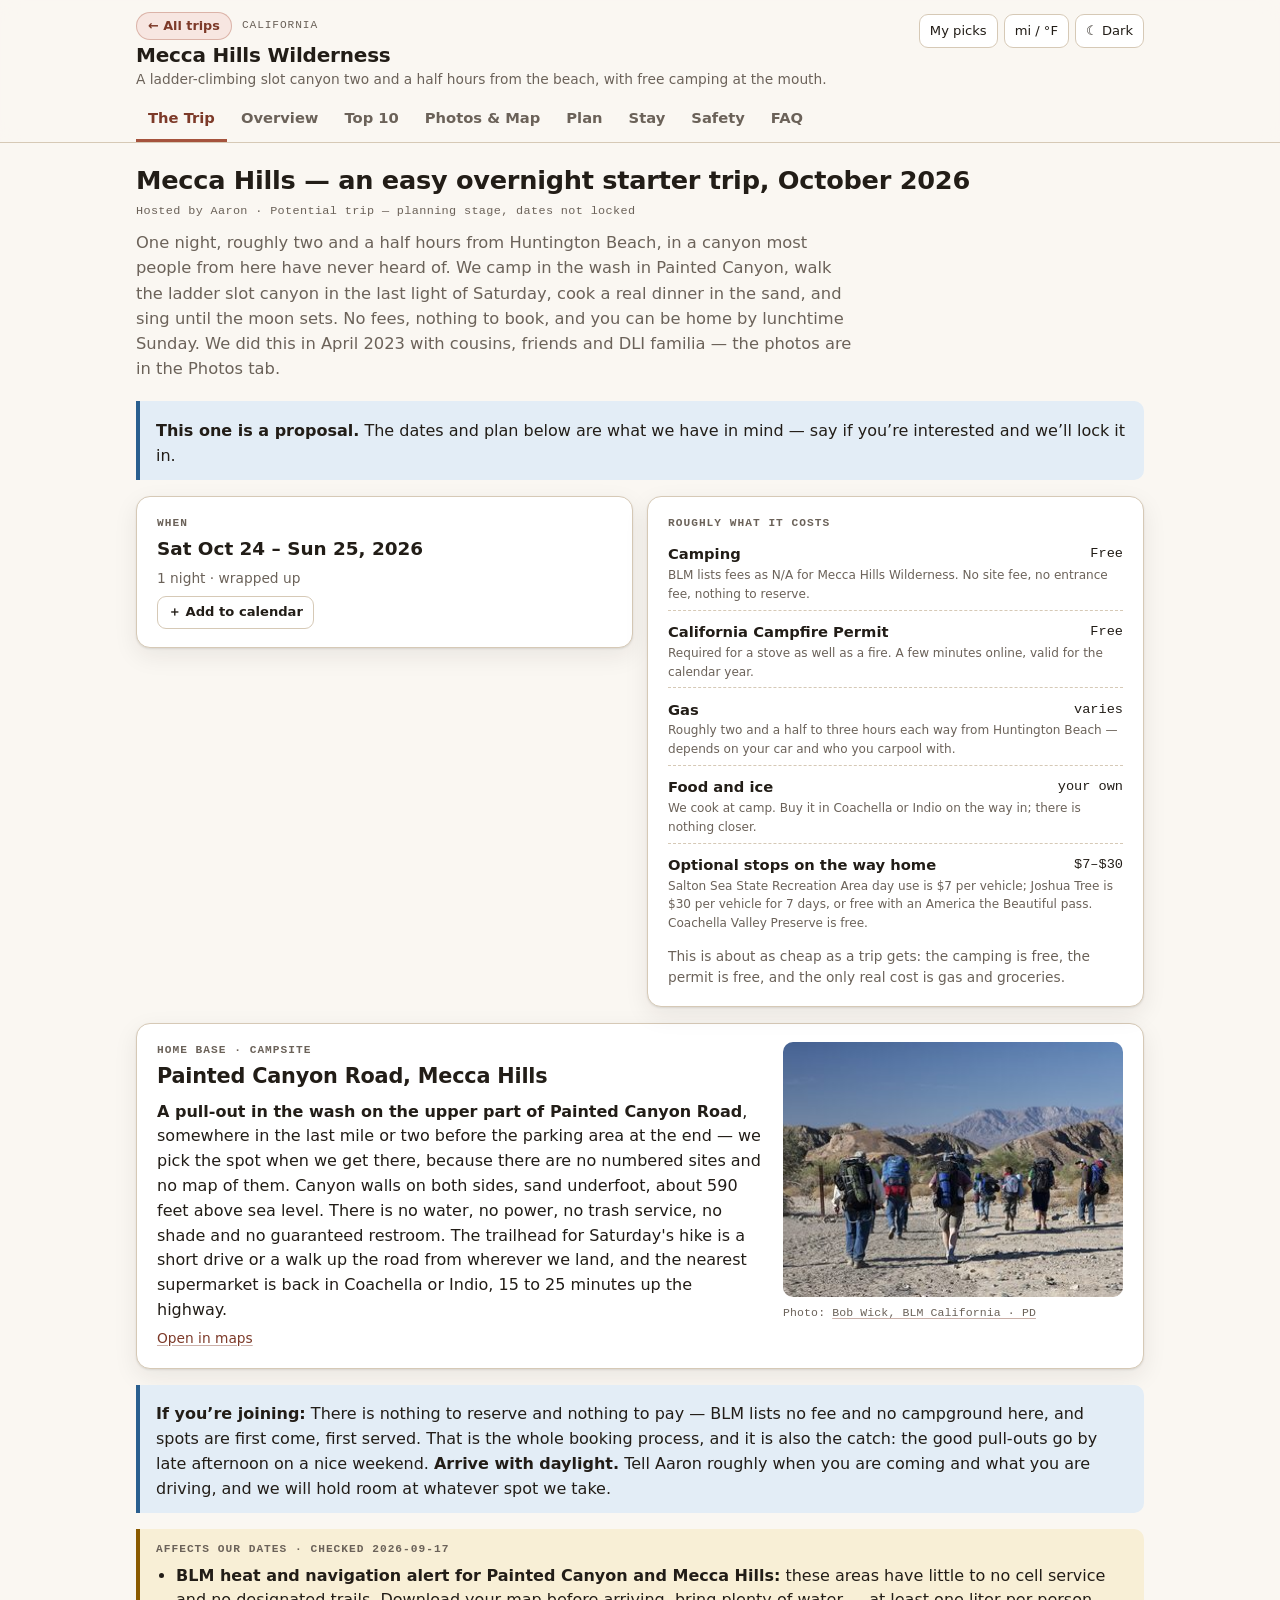
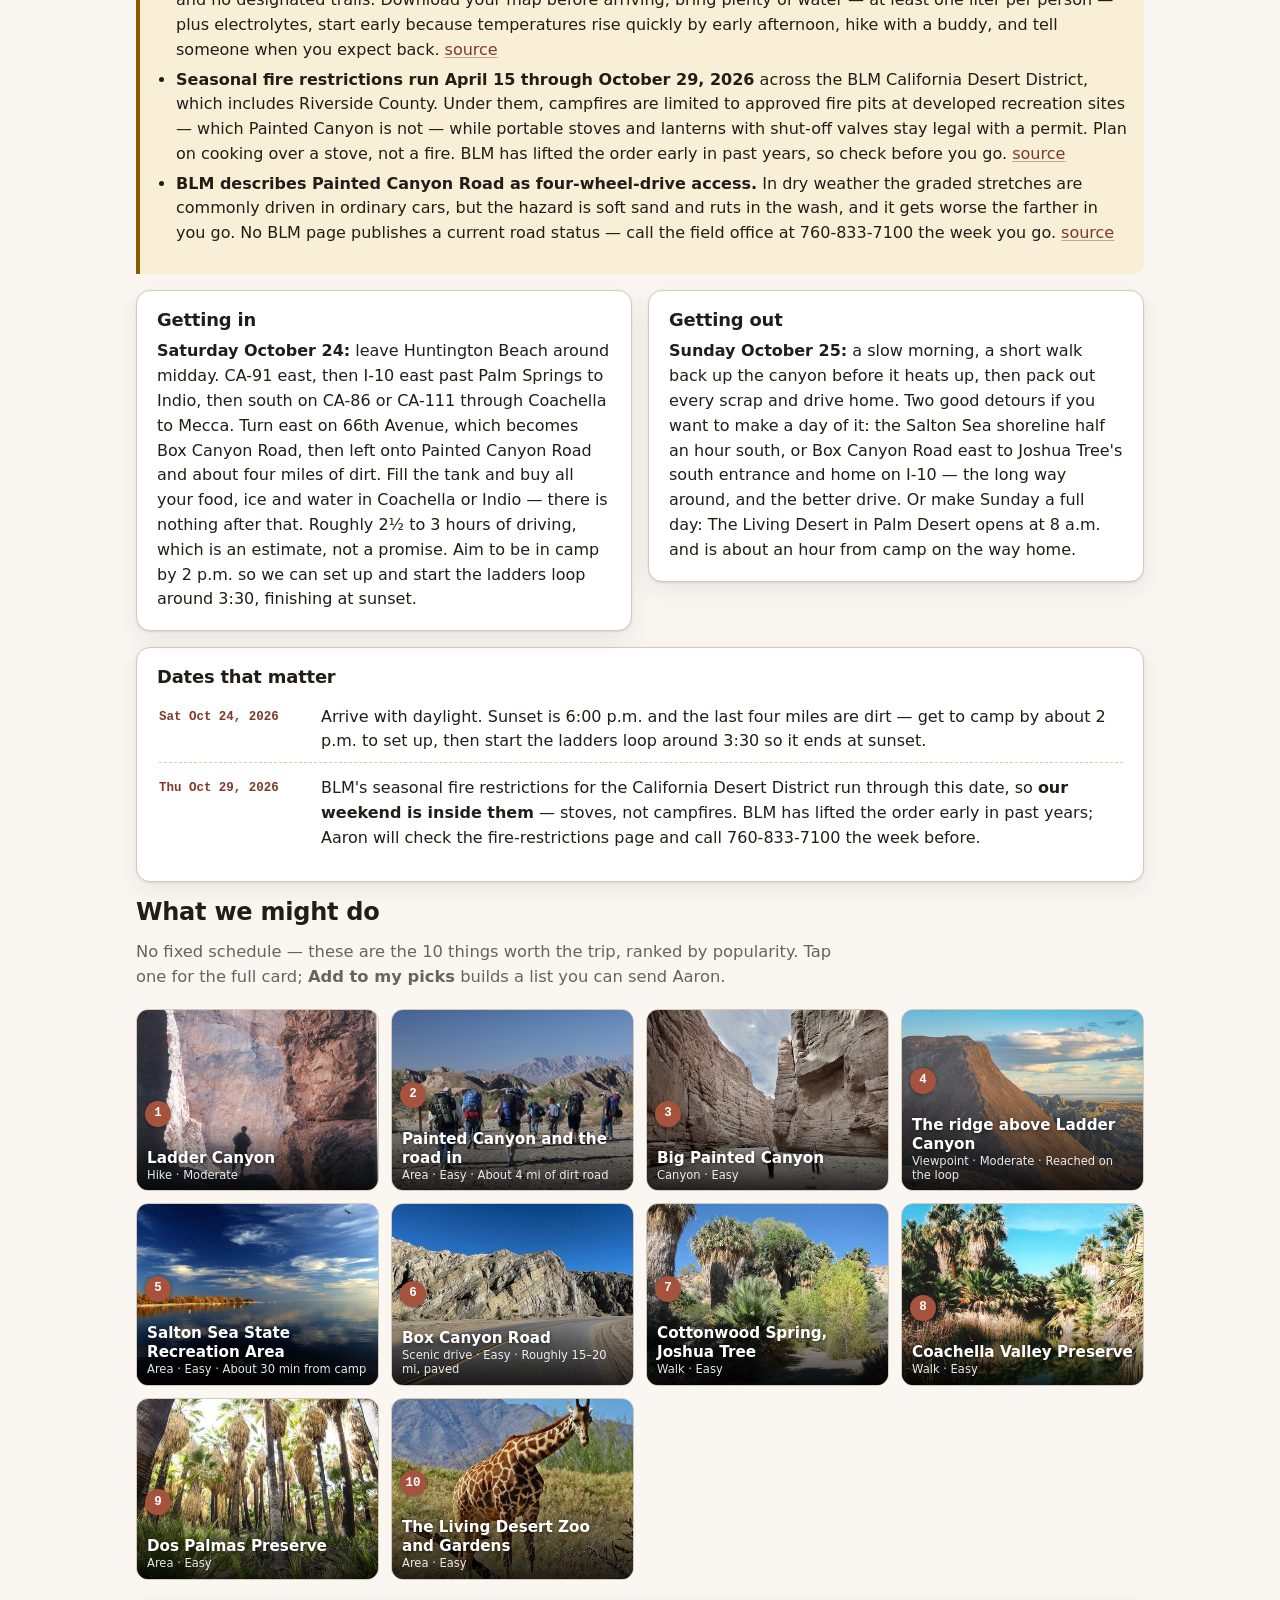
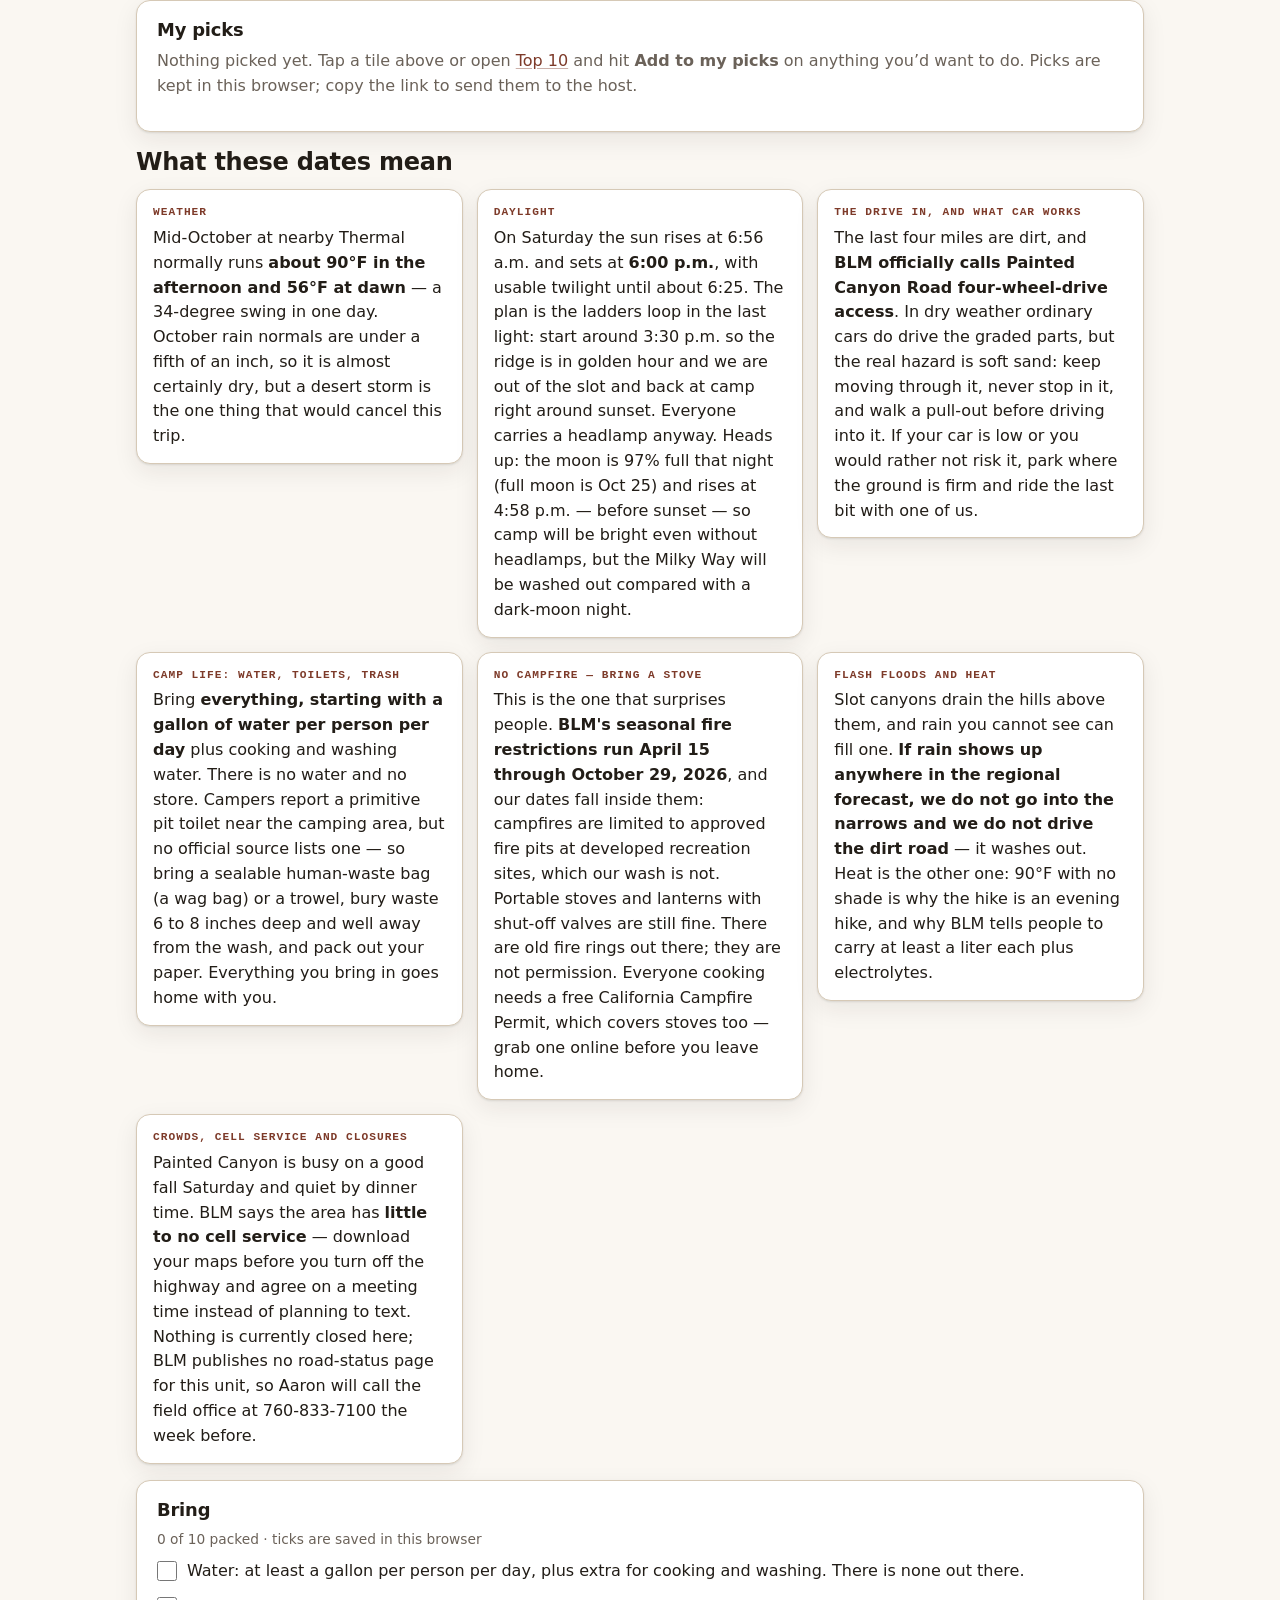
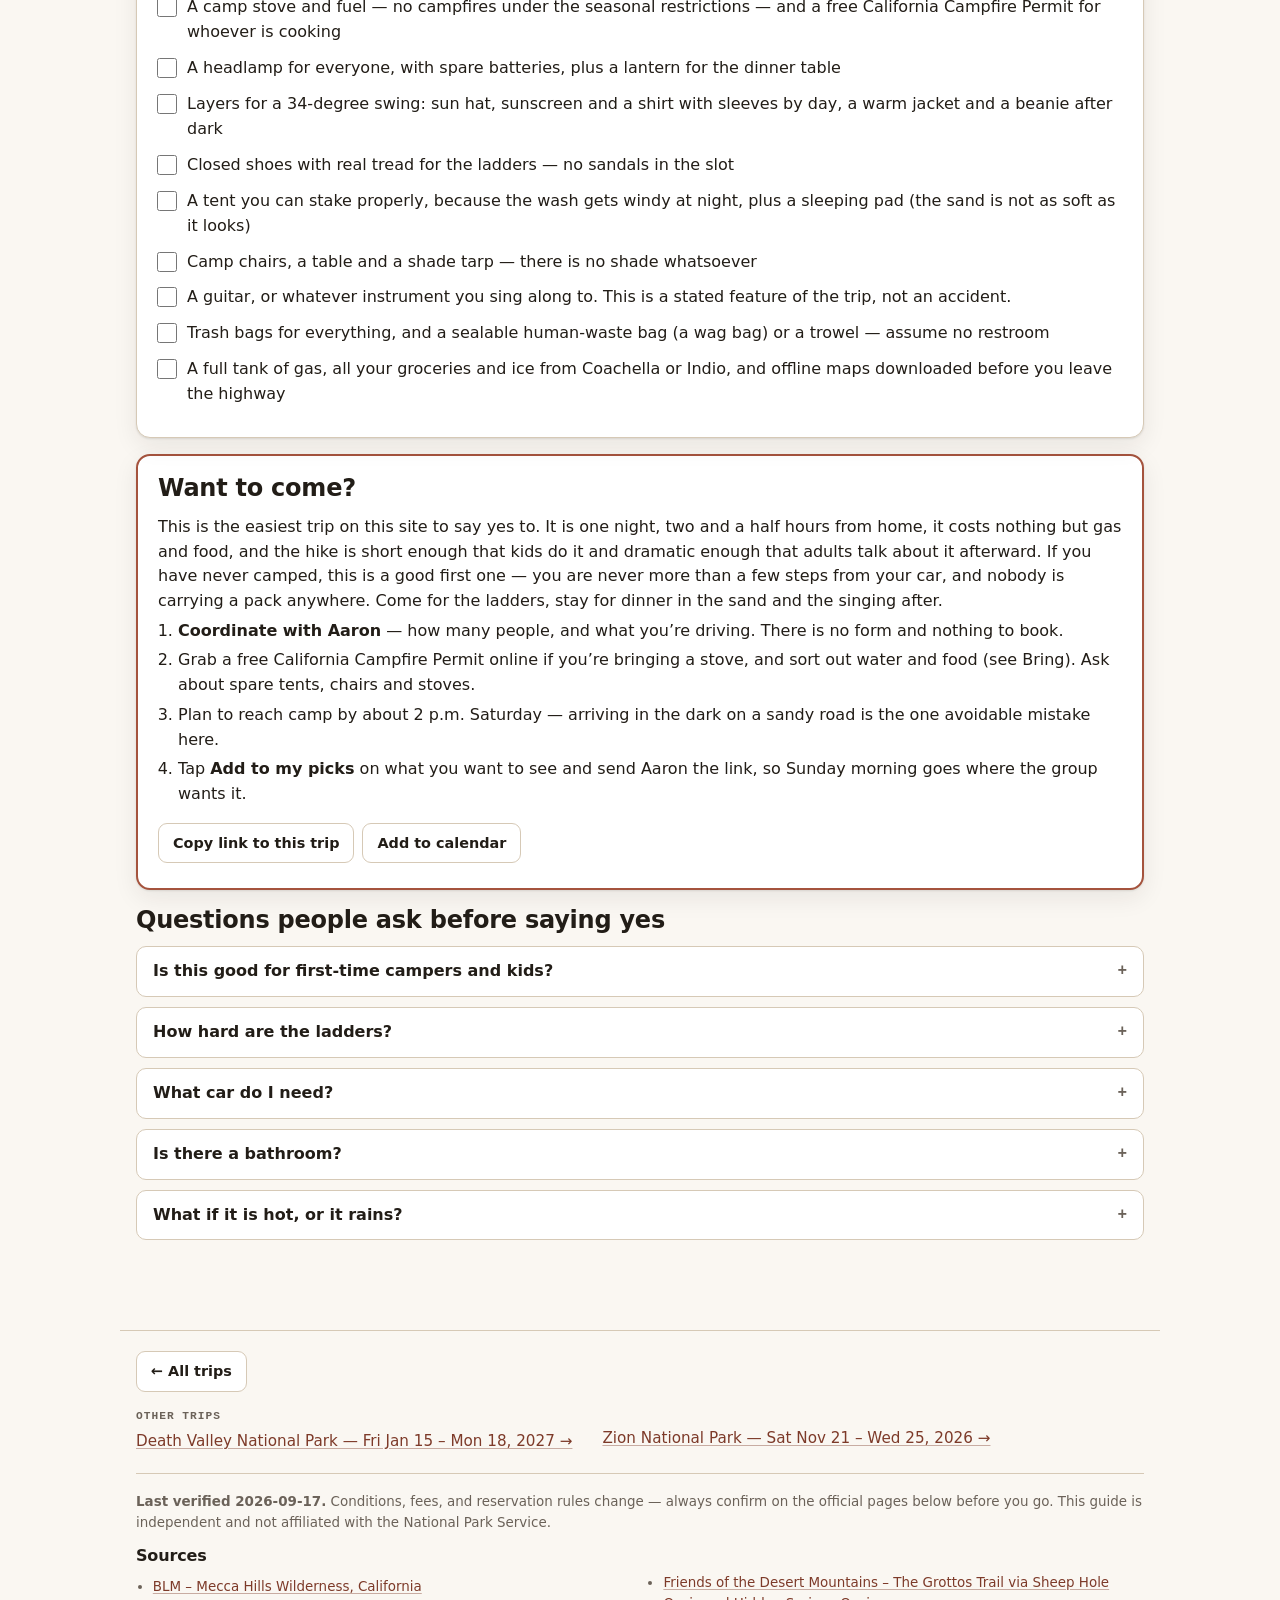
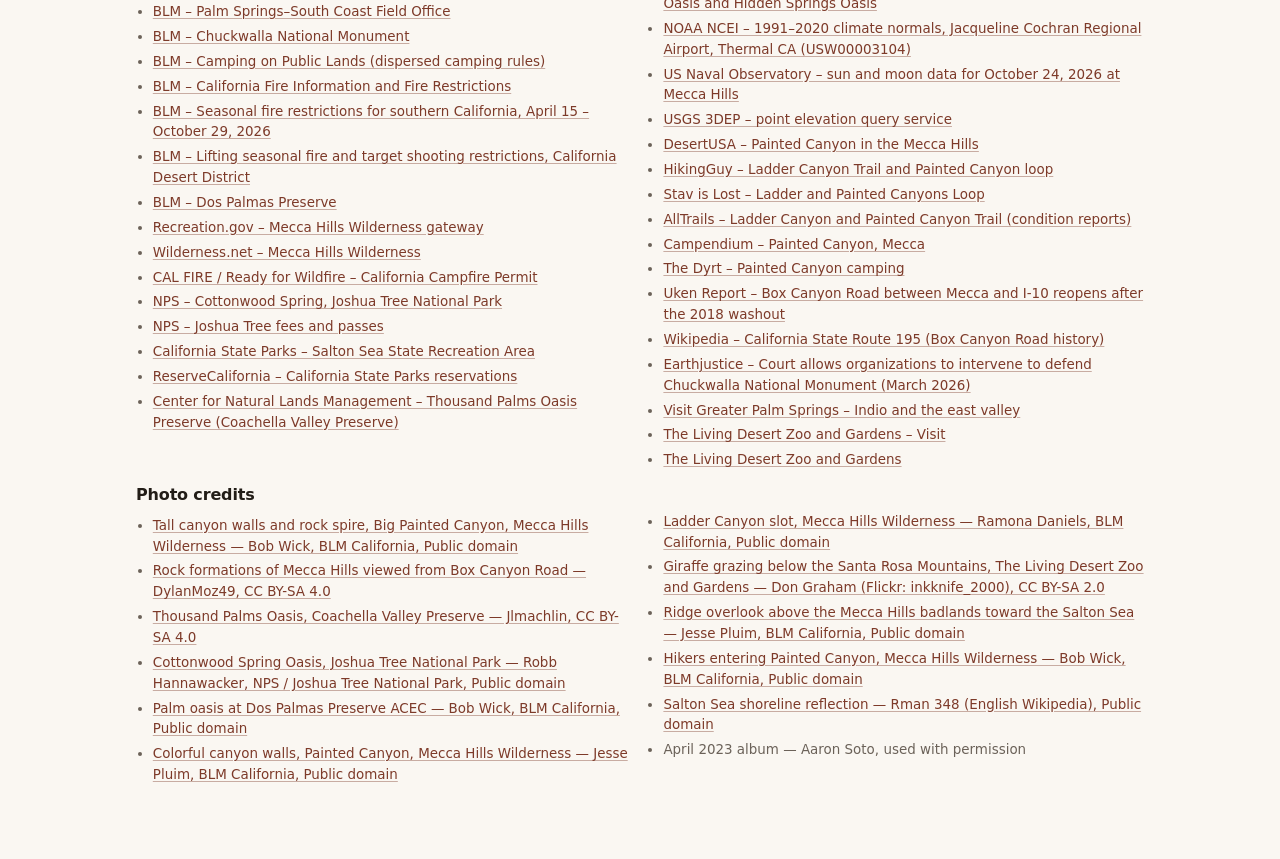
<file: guides/mecca-hills/index.html>
<!doctype html>
<html lang="en"><head><meta charset="utf-8"><meta name="viewport" content="width=device-width,initial-scale=1">
<title>Mecca Hills — an easy overnight starter trip, October 2026 — you’re invited</title>
<meta name="description" content="One night, roughly two and a half hours from Huntington Beach, in a canyon most people from here have never heard of. We camp in the wash in Painted…">
<meta property="og:title" content="Mecca Hills — an easy overnight starter trip, October 2026 — you’re invited">
<meta property="og:description" content="One night, roughly two and a half hours from Huntington Beach, in a canyon most people from here have never heard of. We camp in the wash in Painted…">
<meta property="og:type" content="website">
<meta property="og:site_name" content="Juntar">
<meta name="twitter:card" content="summary_large_image">
<meta property="og:image" content="https://juntar.net/guides/mecca-hills/img/hero.jpg">
<meta property="og:image:width" content="1920"><meta property="og:image:height" content="2054">
<meta property="og:url" content="https://juntar.net/guides/mecca-hills/"><link rel="canonical" href="https://juntar.net/guides/mecca-hills/">
<meta name="robots" content="noindex">
<style>/* travel-guides shared theme v2 — tokens first, per-park overrides via --accent */
:root{
  --bg:#faf7f2; --surface:#ffffff; --surface2:#f1ece3; --ink:#221d17; --muted:#6b6259;
  --accent:#b8532a; --accent-ink:#8f3e1d; --accent-soft:#f6e6dd; --on-accent:#ffffff; --line:#d6c9b6;
  --good:#2f7d4a; --good-soft:#e5f2e9; --bad:#b83232; --bad-soft:#f9e6e6;
  --warn:#8a5a00; --warn-soft:#f8efd6; --info:#2a5f8f; --info-soft:#e3edf6;
  --shadow:0 1px 2px rgba(34,29,23,.10),0 8px 24px rgba(34,29,23,.08);
  --mono:ui-monospace,"SF Mono","Cascadia Code",Menlo,Consolas,monospace;
  --sans:system-ui,-apple-system,"Segoe UI",Roboto,"Helvetica Neue",sans-serif;
  --radius:14px; --maxw:1040px; --stick:120px;
}
@media (prefers-color-scheme: dark){:root:not([data-theme="light"]){
  --bg:#15120f; --surface:#1e1a16; --surface2:#28231e; --ink:#efe8df; --muted:#a3988c;
  --accent:#e58a5e; --accent-ink:#f0a57f; --accent-soft:#3a2418; --on-accent:#15120f; --line:#4a4239;
  --good:#5cbf7a; --good-soft:#17301f; --bad:#f08080; --bad-soft:#3a1c1c;
  --warn:#e0b04a; --warn-soft:#332a12; --info:#7fb2e0; --info-soft:#17283a;
  --shadow:0 1px 2px rgba(0,0,0,.35),0 6px 20px rgba(0,0,0,.3);
}}
:root[data-theme="dark"]{
  --bg:#15120f; --surface:#1e1a16; --surface2:#28231e; --ink:#efe8df; --muted:#a3988c;
  --accent:#e58a5e; --accent-ink:#f0a57f; --accent-soft:#3a2418; --on-accent:#15120f; --line:#4a4239;
  --good:#5cbf7a; --good-soft:#17301f; --bad:#f08080; --bad-soft:#3a1c1c;
  --warn:#e0b04a; --warn-soft:#332a12; --info:#7fb2e0; --info-soft:#17283a;
  --shadow:0 1px 2px rgba(0,0,0,.35),0 6px 20px rgba(0,0,0,.3);
}
*{box-sizing:border-box}
html{scroll-behavior:smooth}
html.lb-open{overflow:hidden}
html:has(dialog[open]){overflow:hidden}
body{margin:0;background:var(--bg);color:var(--ink);font:16px/1.55 var(--sans);-webkit-font-smoothing:antialiased}
a{color:var(--accent-ink);text-decoration:underline;text-decoration-color:color-mix(in srgb,var(--accent-ink) 40%,transparent);text-underline-offset:2px}
a:hover{text-decoration-color:currentColor}
h1,h2,h3,h4{line-height:1.2;text-wrap:balance;margin:0 0 .5em;letter-spacing:-.01em}
h2{font-size:1.5rem}
h3{font-size:1.12rem}
p{margin:.35em 0 .9em}
ul,ol{margin:.3em 0 1em;padding-left:1.25em}
li{margin:.3em 0}
img{max-width:100%;display:block}
code{font-family:var(--mono);font-size:.86em;background:var(--surface2);padding:.1em .35em;border-radius:4px}
small{font-size:.82em}
.visually-hidden{position:absolute!important;width:1px;height:1px;overflow:hidden;clip:rect(0 0 0 0);white-space:nowrap}
.skip{position:absolute;left:-999px;top:8px;background:var(--accent);color:var(--on-accent);padding:8px 12px;border-radius:8px;z-index:100}
.skip:focus{left:8px}
.mt{margin-top:.6em}.mt1{margin-top:1em}
a:focus-visible,nav.tabs a:focus-visible,button:focus-visible,select:focus-visible,input:focus-visible,summary:focus-visible,.ph:focus-visible,.tile:focus-visible{outline:2px solid var(--accent);outline-offset:2px}

/* header */
header.site{position:sticky;top:0;z-index:40;background:color-mix(in srgb,var(--bg) 90%,transparent);backdrop-filter:saturate(1.4) blur(10px);border-bottom:1px solid var(--line)}
.masthead{max-width:var(--maxw);margin:0 auto;padding:12px 16px 0;display:flex;align-items:flex-start;gap:12px;flex-wrap:wrap}
.masthead .titles{flex:1;min-width:200px}
.masthead h1{font-size:1.25rem;margin:0;line-height:1.2}
.masthead .sub{color:var(--muted);font-size:.86rem;margin:.1em 0 .6em}
.masthead .crumbs{display:flex;align-items:center;gap:10px;font-family:var(--mono);font-size:.7rem;letter-spacing:.08em;text-transform:uppercase;color:var(--muted);margin:0 0 .3em}
.masthead .homelink{font:600 .8rem/1 var(--sans);letter-spacing:0;text-transform:none;color:var(--accent-ink);text-decoration:none;background:var(--accent-soft);border:1px solid color-mix(in srgb,var(--accent) 35%,transparent);border-radius:99px;padding:5px 11px;display:inline-flex;align-items:center;min-height:28px}
.masthead .homelink:hover{background:var(--accent);color:var(--on-accent)}
.tools{display:flex;gap:6px;align-items:center;padding-top:2px}
.iconbtn{appearance:none;border:1px solid var(--line);background:var(--surface);color:var(--ink);border-radius:9px;padding:6px 10px;font:inherit;font-size:.82rem;cursor:pointer;display:inline-flex;gap:6px;align-items:center;text-decoration:none;min-height:32px}
.iconbtn:hover{background:var(--surface2)}
.iconbtn .cnt{font-family:var(--mono);font-size:.72rem;background:var(--accent);color:var(--on-accent);border-radius:99px;padding:0 6px;min-width:18px;text-align:center}
nav.tabs{max-width:var(--maxw);margin:0 auto;padding:0 16px;display:flex;gap:2px;overflow-x:auto;scrollbar-width:none;scroll-snap-type:x proximity;mask-image:linear-gradient(90deg,transparent 0,#000 14px,#000 calc(100% - 34px),transparent);-webkit-mask-image:linear-gradient(90deg,transparent 0,#000 14px,#000 calc(100% - 34px),transparent)}
nav.tabs::-webkit-scrollbar{display:none}
nav.tabs a{color:var(--muted);font-size:.92rem;font-weight:600;padding:9px 12px;border-bottom:3px solid transparent;white-space:nowrap;text-decoration:none;scroll-snap-align:center}
nav.tabs a:hover{color:var(--ink)}
nav.tabs a.on{color:var(--accent-ink);border-bottom-color:var(--accent)}
@media (max-width:720px){
  .masthead{padding-top:8px;gap:8px}
  .masthead h1{font-size:1.05rem}
  .masthead .crumbs{margin-bottom:.2em}.masthead .crumbs .sep{display:none}
  .masthead .sub{margin:.05em 0 .3em;font-size:.8rem;overflow:hidden;text-overflow:ellipsis;white-space:nowrap}
  body.scrolled .masthead .sub{display:none}
  .tools{padding-top:0}
  .iconbtn{padding:4px 8px;font-size:.78rem;min-height:28px}
}

main{max-width:var(--maxw);margin:0 auto;padding:22px 16px 80px}
.sec{display:none;scroll-margin-top:calc(var(--stick) + 12px)}
.sec.on{display:block}
.sec>h2.sech{font-size:1.6rem;margin:0 0 .25em}
.sec>p.lede,.lede{color:var(--muted);font-size:1.02rem;margin:0 0 1.2em;max-width:70ch}
.byline{font-family:var(--mono);font-size:.74rem;letter-spacing:.03em;color:var(--muted);margin:0 0 .8em}
[id]{scroll-margin-top:calc(var(--stick) + 12px)}

/* cards & blocks */
.card{background:var(--surface);border:1px solid var(--line);border-radius:var(--radius);padding:18px 20px;margin:0 0 16px;box-shadow:var(--shadow)}
.card>h2:first-child,.card>h3:first-child{margin-top:0}
.eyebrow{font-family:var(--mono);font-size:.7rem;font-weight:600;letter-spacing:.09em;text-transform:uppercase;color:var(--muted);margin:0 0 .4em}
.callout{border-left:4px solid var(--accent);background:var(--accent-soft);border-radius:0 10px 10px 0;padding:12px 16px;margin:0 0 16px}
.callout.warn{border-left-color:var(--warn);background:var(--warn-soft)}
.callout.info{border-left-color:var(--info);background:var(--info-soft)}
.callout.bad{border-left-color:var(--bad);background:var(--bad-soft)}
.callout.compact{padding:8px 12px;margin:.4em 0 .8em}
.callout p:last-child{margin-bottom:0}
.callout.alerts ul{margin:.2em 0 0;padding-left:1.1em}.callout.alerts li{margin:.35em 0}
.stale{font-family:var(--mono);text-transform:none;letter-spacing:0}
.stale.warn{color:var(--warn)}.stale.bad{color:var(--bad);font-weight:700}
.grid2{display:grid;grid-template-columns:repeat(auto-fit,minmax(280px,1fr));gap:16px;align-items:start}
.grid3{display:grid;grid-template-columns:repeat(auto-fit,minmax(220px,1fr));gap:14px;align-items:start}
.grid2>.card,.grid3>.card{margin:0}
.grid2,.grid3{margin-bottom:16px}
.chips{display:flex;flex-wrap:wrap;gap:8px;margin:.3em 0 1em;padding:0;list-style:none}
.chip{font-size:.82rem;background:var(--surface2);border:1px solid var(--line);border-radius:99px;padding:4px 12px;white-space:nowrap}
.tag{font-family:var(--mono);font-size:.68rem;letter-spacing:.04em;border-radius:6px;padding:2px 8px;background:var(--surface2);color:var(--muted);white-space:nowrap;text-transform:uppercase}
.tag.easy{background:var(--good-soft);color:var(--good)}
.tag.moderate{background:var(--warn-soft);color:var(--warn)}
.tag.strenuous,.tag.extreme{background:var(--bad-soft);color:var(--bad)}
.tag.permit{background:var(--info-soft);color:var(--info)}
.tag.type{background:var(--accent-soft);color:var(--accent-ink)}
.tag.reservable{background:var(--info-soft);color:var(--info)}
.tag.first-come{background:var(--good-soft);color:var(--good)}
.tag.mixed{background:var(--warn-soft);color:var(--warn)}
.tag.permit-only{background:var(--bad-soft);color:var(--bad)}
.meta{display:flex;flex-wrap:wrap;gap:6px;margin:0 0 8px}
table{width:100%;border-collapse:collapse;font-size:.92rem}
.tablewrap{overflow-x:auto;margin:.5em 0 1em}
th{text-align:left;font-family:var(--mono);font-size:.7rem;letter-spacing:.07em;text-transform:uppercase;color:var(--muted);font-weight:600;padding:8px 10px;border-bottom:2px solid var(--line)}
td{padding:9px 10px;border-bottom:1px solid var(--line);vertical-align:top}
tr:last-child td{border-bottom:0}
.linkrow{font-size:.86rem;color:var(--muted);margin:.4em 0 0}
.btn{appearance:none;font:inherit;font-size:.9rem;font-weight:600;border-radius:9px;padding:8px 14px;cursor:pointer;border:1px solid var(--line);background:var(--surface);color:var(--ink);text-decoration:none;display:inline-flex;gap:6px;align-items:center;min-height:36px}
.btn:hover{background:var(--surface2)}
.btn.small{padding:5px 10px;font-size:.82rem;min-height:30px}
.btn.primary{background:var(--accent);border-color:var(--accent);color:var(--on-accent)}
.btn.primary:hover{filter:brightness(1.06)}
.btn.ghost{border-color:transparent;background:none;color:var(--muted)}
.btn.ghost:hover{color:var(--ink);background:var(--surface2)}
.btn.ghost.danger{color:var(--bad)}
.btn.on{background:var(--accent-soft);border-color:var(--accent);color:var(--accent-ink)}
.btn[disabled]{opacity:.45;cursor:default}
.cta{display:flex;flex-wrap:wrap;gap:8px;margin:.8em 0 .4em}
details{border:1px solid var(--line);border-radius:10px;background:var(--surface);margin:0 0 10px}
details summary{cursor:pointer;padding:12px 16px;font-weight:600;list-style:none;display:flex;justify-content:space-between;gap:12px}
details summary::-webkit-details-marker{display:none}
details summary::after{content:"+";color:var(--muted);font-family:var(--mono)}
details[open] summary::after{content:"–"}
details .body{padding:0 16px 14px;color:var(--ink)}
details.other{background:none;border-style:dashed}
details.other .body{padding-top:12px}
.credit{font-size:.72rem;color:var(--muted);margin:.35em 0 0;font-family:var(--mono);letter-spacing:.01em;line-height:1.4;overflow-wrap:anywhere}
.credit.inl{display:inline;margin:0}
.credit a{color:inherit;display:inline-block;padding:4px 0}

/* hero */
.hero{position:relative;border-radius:var(--radius);overflow:hidden;margin:0 0 18px;background:var(--surface2);aspect-ratio:21/9;min-height:220px;max-height:460px;width:100%}
.hero img{width:100%;height:100%;object-fit:cover}
.hero .over{position:absolute;inset:auto 0 0 0;padding:28px 22px 16px;background:linear-gradient(transparent,rgba(0,0,0,.72));color:#fff}
.hero .over h2{font-size:clamp(1.5rem,4vw,2.4rem);margin:0;color:#fff;text-shadow:0 1px 8px rgba(0,0,0,.5)}
.hero .over p{margin:.2em 0 0;font-size:1.02rem;opacity:.95;text-shadow:0 1px 6px rgba(0,0,0,.5)}
.hero .credit{position:absolute;right:10px;top:8px;margin:0;background:rgba(0,0,0,.5);color:#fff;padding:2px 8px;border-radius:6px}
.hero .credit a{color:#fff;padding:0}
.facts{display:grid;grid-template-columns:repeat(auto-fit,minmax(128px,1fr));gap:10px;margin:0 0 20px}
.fact{background:var(--surface);border:1px solid var(--line);border-radius:12px;padding:10px 12px}
.fact .l{font-family:var(--mono);font-size:.66rem;letter-spacing:.08em;text-transform:uppercase;color:var(--muted)}
.fact .v{font-weight:650;font-size:.98rem;line-height:1.3;margin-top:2px}
.fact .n{font-size:.78rem;color:var(--muted);margin-top:2px}
.noimg{aspect-ratio:4/3;background:repeating-linear-gradient(135deg,var(--surface2) 0 12px,var(--surface) 12px 24px);min-height:120px;width:100%}

/* seasons */
.season{position:relative}
.season.ours{border-color:var(--accent);box-shadow:0 0 0 2px var(--accent-soft)}
.season .verdict{position:absolute;top:14px;right:14px}
.verdict{font-family:var(--mono);font-size:.68rem;letter-spacing:.06em;text-transform:uppercase;border-radius:6px;padding:3px 8px;font-weight:700}
.verdict.best{background:var(--good-soft);color:var(--good)}
.verdict.good{background:var(--info-soft);color:var(--info)}
.verdict.fair{background:var(--warn-soft);color:var(--warn)}
.verdict.hard{background:var(--bad-soft);color:var(--bad)}
.season .temps{font-family:var(--mono);font-size:.8rem;color:var(--muted);margin:-.3em 0 .6em}

/* top-10 */
.filters{display:flex;flex-wrap:wrap;gap:8px;align-items:center;margin:0 0 16px;position:sticky;top:var(--stick);z-index:30;background:var(--bg);padding:8px 0}
.filters select{font:inherit;font-size:.88rem;color:var(--ink);background:var(--surface);border:1px solid var(--line);border-radius:9px;padding:7px 10px;min-height:36px}
.filters .spacer{flex:1}
.filters .count{font-family:var(--mono);font-size:.78rem;color:var(--muted)}
.fbtn{appearance:none;font:inherit;font-size:.84rem;font-weight:600;border-radius:99px;padding:6px 13px;cursor:pointer;border:1px solid var(--line);background:var(--surface);color:var(--muted);min-height:34px}
.fbtn:hover{color:var(--ink)}
.fbtn.on{background:var(--accent);border-color:var(--accent);color:var(--on-accent)}
@media (max-width:720px){
  .filters{flex-wrap:nowrap;overflow-x:auto;scrollbar-width:none;gap:6px;margin:0 -16px 12px;padding:8px 16px;-webkit-overflow-scrolling:touch}
  .filters::-webkit-scrollbar{display:none}
  .filters .spacer{display:none}.filters .count{white-space:nowrap}
}
.attr{display:grid;grid-template-columns:minmax(0,300px) 1fr;gap:0;overflow:hidden;overflow:clip;padding:0;scroll-margin-top:calc(var(--stick) + 64px)}
.attr.hide{display:none}
.attr .pic{position:relative;background:var(--surface2);align-self:start}
@media (min-width:721px){.attr .pic{position:sticky;top:calc(var(--stick) + 64px)}}
.attr .pic img{width:100%;height:auto;aspect-ratio:4/3;object-fit:cover}
.attr .pic .noimg{aspect-ratio:4/3}
.attr .rank{position:absolute;left:10px;top:10px;width:38px;height:38px;border-radius:99px;background:var(--accent);color:var(--on-accent);font-family:var(--mono);font-weight:700;font-size:1rem;display:grid;place-items:center;box-shadow:0 2px 8px rgba(0,0,0,.35)}
.attr .body{padding:16px 20px 16px}
.attr .head{display:flex;flex-wrap:wrap;gap:8px 10px;align-items:center;margin-bottom:6px}
.attr h3{margin:0;font-size:1.28rem}
.attr .meta{margin:0 0 10px}
.stats{display:flex;flex-wrap:wrap;gap:8px 18px;margin:0 0 12px;padding:10px 12px;background:var(--surface2);border-radius:10px}
.stat{flex:1 1 130px;min-width:120px}
.stat .l{font-family:var(--mono);font-size:.62rem;letter-spacing:.08em;text-transform:uppercase;color:var(--muted)}
.stat .v{font-weight:600;font-size:.92rem;line-height:1.35}
.stat .v small{font-weight:400;color:var(--muted)}
.attr .summary{margin:0 0 .8em}
.attr .best{font-size:.9rem;margin:0 0 .6em}
.attr .tips{margin:.4em 0 .6em}
.attr .tips summary{padding:8px 12px;font-size:.9rem}
.attr .tips .body{padding:0 14px 8px}
.attr .tips ul{margin:.2em 0 .4em}
.attr .foot{display:flex;flex-wrap:wrap;gap:8px 14px;align-items:center;margin-top:8px;font-size:.86rem;color:var(--muted)}
.attr .foot .spacer{flex:1}
.attr .foot .src a{color:var(--muted);display:inline-block;padding:4px 0}
.attr .foot .credit{flex-basis:100%;margin:0}
@media (max-width:720px){.attr{grid-template-columns:1fr;scroll-margin-top:calc(var(--stick) + 12px)}.attr .pic{position:relative;top:auto}.attr .pic img{aspect-ratio:16/9}.stats{gap:8px 12px}.stat{flex:1 1 40%;min-width:0}}
.also li{margin:.6em 0;display:flex;gap:12px;align-items:flex-start}
.also .also-pic{flex:0 0 96px}
.also .also-pic img,.also .also-pic .noimg{width:96px;aspect-ratio:4/3;object-fit:cover;border-radius:8px;min-height:0}
.also .credit{display:block}

/* trip */
.tripbar{display:flex;flex-wrap:wrap;gap:6px 0;align-items:center;background:var(--accent-soft);border:1px solid color-mix(in srgb,var(--accent) 35%,transparent);border-radius:12px;padding:10px 14px;margin:0 0 18px;font-size:.92rem}
.tripbar[hidden]{display:none}
.tripbar>span{padding:0 10px 0 0;margin-right:10px;border-right:1px solid color-mix(in srgb,var(--accent) 30%,transparent)}
.tripbar>span:last-of-type,.tripbar .spacer{border-right:0}
.tripbar .tb-dates{font-weight:700}
.tripbar .tb-count{font-family:var(--mono);font-size:.82rem;font-weight:700;color:var(--accent-ink)}
.tripbar .spacer{flex:1;padding:0;margin:0}
.tripbar .btn{padding:6px 12px;font-size:.84rem}
.tripbar.past{opacity:.8}
@media (max-width:720px){.tripbar>span{border-right:0;padding:0;margin:0;flex-basis:100%}.tripbar .spacer{flex-basis:100%;height:4px}.tripbar .btn{width:100%;justify-content:center}}
.tripfacts .big{font-size:1.15rem;font-weight:700;margin:0 0 .3em;line-height:1.3}
.fact-card .linkrow{margin-top:.5em}
.costs{list-style:none;padding:0;margin:0}
.costs li{display:flex;flex-wrap:wrap;gap:0 8px;justify-content:space-between;padding:6px 0;border-bottom:1px dashed var(--line);font-size:.92rem}
.costs li:last-child{border-bottom:0}
.costs .cl{font-weight:600}.costs .cv{font-family:var(--mono);font-size:.85rem;white-space:nowrap}
.costs small{flex-basis:100%;color:var(--muted)}
.meter{display:grid;grid-template-columns:70px 1fr auto;gap:8px;align-items:center;margin:6px 0}
.meter .l{font-family:var(--mono);font-size:.68rem;text-transform:uppercase;letter-spacing:.06em;color:var(--muted)}
.meter .bar{height:10px;background:var(--surface2);border-radius:99px;overflow:hidden}
.meter .fill{height:100%;background:var(--accent);border-radius:99px;min-width:0}
.meter .v{font-family:var(--mono);font-size:.8rem;white-space:nowrap}
.base{display:grid;grid-template-columns:1fr;gap:16px}
.base.card{padding:18px 20px}
.base h3{font-size:1.3rem}
.base .base-pic img{border-radius:10px;aspect-ratio:4/3;object-fit:cover;width:100%}
@media (min-width:760px){.base{grid-template-columns:1fr 340px}.base .base-pic{order:2}}
.tl{list-style:none;margin:0;padding:0 0 0 2px}
.tl li{display:grid;grid-template-columns:120px 1fr;gap:12px;padding:8px 0;border-bottom:1px dashed var(--line)}
.tl li:last-child{border-bottom:0}
.tl .when{font-family:var(--mono);font-size:.78rem;color:var(--accent-ink);font-weight:600;padding-top:3px}
@media (max-width:520px){.tl li{grid-template-columns:1fr}.tl .when{padding-top:0}}
.tiles{display:grid;grid-template-columns:repeat(auto-fill,minmax(200px,1fr));gap:12px;margin:0 0 20px}
.tile{position:relative;display:block;border-radius:12px;overflow:hidden;background:var(--surface2);aspect-ratio:4/3;text-decoration:none;color:#fff;border:1px solid var(--line)}
.tile img{width:100%;height:100%;object-fit:cover;transition:transform .3s}
.tile:hover img{transform:scale(1.04)}
.tile .noimg{height:100%;min-height:0}
.tile .tile-b{position:absolute;inset:auto 0 0 0;padding:26px 10px 8px;background:linear-gradient(transparent,rgba(0,0,0,.8));display:block;line-height:1.25}
.tile .tile-b b{display:block;font-size:.95rem;text-shadow:0 1px 4px rgba(0,0,0,.6)}
.tile .tile-b small{display:block;font-size:.72rem;opacity:.9}
.tile .tile-n{position:absolute;left:8px;top:-22px;width:26px;height:26px;border-radius:99px;background:var(--accent);color:var(--on-accent);font-family:var(--mono);font-size:.78rem;font-weight:700;display:grid;place-items:center;box-shadow:0 1px 4px rgba(0,0,0,.4)}
.conds{grid-template-columns:repeat(auto-fit,minmax(250px,1fr))}
.conds .card{padding:14px 16px}
.conds p:last-child{margin-bottom:0}
.conds .eyebrow{color:var(--accent-ink)}
.checks{list-style:none;padding:0;margin:.3em 0 .5em}
.checks li{margin:.2em 0}
.checks label{display:flex;gap:10px;align-items:flex-start;cursor:pointer;padding:4px 0}
.checks input{width:20px;height:20px;margin:2px 0 0;accent-color:var(--accent);flex:0 0 auto}
.checks input:checked+span{color:var(--muted);text-decoration:line-through}
.join{border:2px solid var(--accent)}
.join .how{margin-top:.4em}
.keydates .tl li{grid-template-columns:150px 1fr}
@media (max-width:520px){.keydates .tl li{grid-template-columns:1fr}}
.trip-empty{color:var(--muted)}
.trip-list{list-style:none;padding:0;margin:0 0 6px}
.trip-list li{display:flex;gap:10px;align-items:center;padding:8px 0;border-bottom:1px solid var(--line)}
.trip-list li:last-child{border-bottom:0}
.trip-list .n{font-family:var(--mono);color:var(--muted);font-size:.8rem;width:22px}
.trip-list .t{flex:1}
.trip-list .t small{display:block;color:var(--muted)}
.trip-list button{font-size:.8rem}
.flash{animation:flash 1.6s ease-out}
@keyframes flash{0%{box-shadow:0 0 0 3px var(--accent)}100%{box-shadow:var(--shadow)}}

/* stay */
.stay{padding:16px 20px}
.stay h3{margin:0 0 2px}
.stay .where{color:var(--muted);font-size:.9rem;margin:0 0 8px}
.stay.ours{border:2px solid var(--accent)}
.ours-flag{color:var(--accent-ink);margin-bottom:.6em}
.stay-grid{display:grid;grid-template-columns:1fr;gap:14px}
@media (min-width:760px){.stay-grid{grid-template-columns:280px 1fr}}
.stay-pic img{border-radius:10px;aspect-ratio:4/3;object-fit:cover;width:100%}
.kv{display:grid;grid-template-columns:repeat(auto-fit,minmax(150px,1fr));gap:8px 12px;margin:8px 0 10px}
.kv .l{font-family:var(--mono);font-size:.62rem;letter-spacing:.08em;text-transform:uppercase;color:var(--muted)}
.kv .v{font-size:.92rem;font-weight:600}
.amen{display:flex;flex-wrap:wrap;gap:6px;margin:6px 0 10px}
.amen span{font-size:.78rem;background:var(--surface2);border-radius:6px;padding:2px 8px}
details.how summary{font-size:.92rem;padding:10px 14px}

/* safety */
.safety.critical{border-left:4px solid var(--bad)}
.safety.important{border-left:4px solid var(--warn)}
.safety.note{border-left:4px solid var(--info)}

/* photos & map */
.viewsw{display:flex;gap:8px;margin:0 0 14px}
.albh{display:flex;align-items:baseline;gap:12px;margin:.6em 0 .5em;flex-wrap:wrap}
.pgrid{display:grid;grid-template-columns:repeat(auto-fill,minmax(180px,1fr));gap:10px;margin:0 0 20px}
.ph{appearance:none;border:0;padding:0;background:var(--surface2);border-radius:10px;overflow:hidden;cursor:pointer;position:relative;aspect-ratio:4/3;text-align:left;color:#fff}
.ph img{width:100%;height:100%;object-fit:cover;transition:transform .3s}
.ph:hover img{transform:scale(1.03)}
.ph .cap{position:absolute;inset:auto 0 0 0;padding:18px 8px 6px;font-size:.72rem;color:#fff;background:linear-gradient(transparent,rgba(0,0,0,.75));line-height:1.25;display:-webkit-box;-webkit-line-clamp:1;-webkit-box-orient:vertical;overflow:hidden}
.ph:hover .cap,.ph:focus-visible .cap{-webkit-line-clamp:3}
.map{height:min(70vh,560px);border-radius:var(--radius);border:1px solid var(--line);background:var(--surface2)}
.legend{margin:0 0 10px}
.legend li{display:inline-flex;align-items:center;gap:6px;font-size:.82rem;color:var(--muted)}
.pin-key,.pin span{display:inline-grid;place-items:center;width:24px;height:24px;border-radius:99px;color:#fff;font:700 .7rem/1 var(--mono);box-shadow:0 1px 5px rgba(0,0,0,.4);border:2px solid #fff}
.pin span{width:26px;height:26px}
.pin-key.accent,.pin span.accent{background:var(--accent);color:var(--on-accent)}
.pin-key.good,.pin span.good{background:var(--good)}
.pin-key.info,.pin span.info{background:var(--info)}
.leaflet-popup-content{font:14px/1.4 var(--sans);color:#222}
.lightbox{border:0;padding:0;background:transparent;max-width:100vw;max-height:100vh;width:100vw;height:100vh;margin:0}
.lightbox::backdrop{background:rgba(0,0,0,.96)}
.lightbox figure{margin:0;width:100vw;height:100vh;display:flex;flex-direction:column;align-items:center;justify-content:center;gap:10px;padding:16px}
.lightbox img{max-width:100%;max-height:calc(100vh - 110px);object-fit:contain;border-radius:8px}
.lightbox figcaption{color:#fff;text-align:center;max-width:70ch}
.lightbox .lb-cap{display:block;font-size:1rem}
.lightbox .lb-meta{display:block;font-size:.8rem;opacity:.75;font-family:var(--mono)}
.lightbox .lb-meta a{color:#fff}
.lb-x,.lb-nav{position:fixed;appearance:none;border:0;background:rgba(255,255,255,.12);color:#fff;font-size:1.8rem;line-height:1;width:46px;height:46px;border-radius:99px;cursor:pointer;z-index:2}
.lb-x{top:14px;right:14px}
.lb-nav{top:50%;transform:translateY(-50%)}
.lb-prev{left:12px}.lb-next{right:12px}
.lb-x:hover,.lb-nav:hover{background:rgba(255,255,255,.28)}
@media (max-width:600px){.lb-nav{top:auto;bottom:14px;transform:none}}

/* footer */
footer.site{max-width:var(--maxw);margin:0 auto;padding:20px 16px 60px;color:var(--muted);font-size:.84rem;border-top:1px solid var(--line)}
footer.site h2{font-size:1rem;color:var(--ink)}
.footnav{display:flex;flex-wrap:wrap;gap:16px 28px;align-items:flex-start;padding:0 0 18px;margin:0 0 18px;border-bottom:1px solid var(--line)}
.footnav ul{columns:1;margin:0;padding:0;list-style:none}
.footnav li{margin:.2em 0;font-size:.95rem}
.footnav .eyebrow{margin-bottom:.2em}
footer.site ul{columns:2;column-gap:30px}
@media (max-width:640px){footer.site ul{columns:1}}
footer.site li{break-inside:avoid}

/* landing */
.guides{display:grid;grid-template-columns:repeat(auto-fit,minmax(300px,1fr));gap:18px;margin:16px 0}
.gcard{display:block;text-decoration:none;color:inherit;border:1px solid var(--line);border-radius:var(--radius);overflow:hidden;background:var(--surface);box-shadow:var(--shadow)}
.gcard:hover{border-color:var(--accent)}
.gcard img,.gcard .noimg{aspect-ratio:16/9;object-fit:cover;width:100%;min-height:0}
.gcard .b{padding:14px 16px}
.gcard h2{margin:0 0 .3em;font-size:1.25rem}
.gcard p{margin:0 0 .3em;color:var(--muted);font-size:.92rem}
.gcard .gdates{color:var(--ink);font-weight:700;font-size:1rem}
.gcard .gdates .tb-count{font-family:var(--mono);font-size:.8rem;color:var(--accent-ink);font-weight:600}
.gcard .cta{margin-top:.8em}

/* motion */
@media (prefers-reduced-motion: reduce){
  html{scroll-behavior:auto}
  *,*::before,*::after{animation-duration:.01ms!important;animation-iteration-count:1!important;transition-duration:.01ms!important}
}

@media print{
  header.site{position:static;backdrop-filter:none}
  nav.tabs,.tools,.filters,.btn,.skip,.tripbar,.viewsw,#mapwrap,.cta,.copylink{display:none!important}
  .sec{display:block!important;break-before:page}
  .sec:first-of-type{break-before:auto}
  .attr{grid-template-columns:1fr}
  .attr .pic{position:static}
  .attr .pic img{max-height:260px}
  details{border:0}details summary::after{content:""}
  details:not([open]) .body{display:block}
  a{color:inherit;text-decoration:none}
  a[href^="http"]::after{content:" (" attr(href) ")";font-size:.8em;word-break:break-all;color:#555}
  .credit a::after,.hero .credit a::after,nav a::after{content:""}
  #tripCountdown,#tripCountdown2,#staleNote{display:none}
  body{font-size:12px}
  body.print-picks .sec{display:none!important}
  body.print-picks #trip{display:block!important;break-before:auto}
  body.print-picks #trip>*:not(#picks):not(.sech){display:none!important}
}
:root{--accent:#a5533d;--accent-ink:#7d3a29;--accent-soft:#f7e6e1}@media (prefers-color-scheme: dark){:root:not([data-theme="light"]){--accent:#e8906f;--accent-ink:#f0aa90;--accent-soft:#3b241c}}:root[data-theme="dark"]{--accent:#e8906f;--accent-ink:#f0aa90;--accent-soft:#3b241c}</style>
</head><body data-slug="mecca-hills" data-name="Mecca Hills Wilderness" data-verified="2026-09-17">
<a class="skip" href="#main">Skip to content</a>
<header class="site"><div class="masthead"><div class="titles"><p class="crumbs"><a class="homelink" href="../../index.html">← All trips</a><span class="sep">California</span></p><h1>Mecca Hills Wilderness</h1><p class="sub">A ladder-climbing slot canyon two and a half hours from the beach, with free camping at the mouth.</p></div>
<div class="tools"><a class="iconbtn" href="#trip/picks" title="The attractions you picked">My picks <span class="cnt" id="tripCount" hidden>0</span></a><button type="button" class="iconbtn" id="unitBtn" aria-pressed="false"><span class="visually-hidden">Units: </span>mi / °F</button><button type="button" class="iconbtn" id="themeBtn">☾ Dark</button></div></div>
<nav class="tabs" aria-label="Sections"><a href="#trip" id="tab-trip" data-sec="trip">The Trip</a><a href="#overview" id="tab-overview" data-sec="overview">Overview</a><a href="#top10" id="tab-top10" data-sec="top10">Top 10</a><a href="#photos" id="tab-photos" data-sec="photos">Photos & Map</a><a href="#plan" id="tab-plan" data-sec="plan">Plan</a><a href="#stay" id="tab-stay" data-sec="stay">Stay</a><a href="#safety" id="tab-safety" data-sec="safety">Safety</a><a href="#faq" id="tab-faq" data-sec="faq">FAQ</a></nav></header>
<main id="main"><div class="tripbar" data-start="2026-10-24" data-end="2026-10-25"><span class="tb-dates">📅 Sat Oct 24 – Sun 25, 2026 (proposed)</span><span class="tb-nights">1 night</span><span class="tb-base">camping at <b>Painted Canyon Road, Mecca Hills</b></span><span class="tb-count" id="tripCountdown"></span><span class="spacer"></span><a class="btn primary" href="#trip/join">Join this trip →</a></div>
<section class="sec" id="trip" data-title="The Trip" aria-labelledby="tab-trip"><h2 class="sech">Mecca Hills — an easy overnight starter trip, October 2026</h2><p class="byline">Hosted by Aaron · Potential trip — planning stage, dates not locked</p><p class="lede">One night, roughly two and a half hours from Huntington Beach, in a canyon most people from here have never heard of. We camp in the wash in Painted Canyon, walk the ladder slot canyon in the last light of Saturday, cook a real dinner in the sand, and sing until the moon sets. No fees, nothing to book, and you can be home by lunchtime Sunday. We did this in April 2023 with cousins, friends and DLI familia — the photos are in the Photos tab.</p><div class="callout info"><p><b>This one is a proposal.</b> The dates and plan below are what we have in mind — say if you’re interested and we’ll lock it in.</p></div><div class="grid3 tripfacts"><div class="card fact-card"><p class="eyebrow">When</p><p class="big">Sat Oct 24 – Sun 25, 2026</p><p class="linkrow">1 night · <span id="tripCountdown2"></span></p><p class="linkrow"><a class="btn small" href="trip.ics" download="mecca-hills-trip.ics">＋ Add to calendar</a></p></div><div class="card fact-card cost"><p class="eyebrow">Roughly what it costs</p><ul class="costs"><li><span class="cl">Camping</span><span class="cv"><span data-units>Free</span></span><small><span data-units>BLM lists fees as N/A for Mecca Hills Wilderness. No site fee, no entrance fee, nothing to reserve.</span></small></li><li><span class="cl">California Campfire Permit</span><span class="cv"><span data-units>Free</span></span><small><span data-units>Required for a stove as well as a fire. A few minutes online, valid for the calendar year.</span></small></li><li><span class="cl">Gas</span><span class="cv"><span data-units>varies</span></span><small><span data-units>Roughly two and a half to three hours each way from Huntington Beach — depends on your car and who you carpool with.</span></small></li><li><span class="cl">Food and ice</span><span class="cv"><span data-units>your own</span></span><small><span data-units>We cook at camp. Buy it in Coachella or Indio on the way in; there is nothing closer.</span></small></li><li><span class="cl">Optional stops on the way home</span><span class="cv"><span data-units>$7–$30</span></span><small><span data-units>Salton Sea State Recreation Area day use is $7 per vehicle; Joshua Tree is $30 per vehicle for 7 days, or free with an America the Beautiful pass. Coachella Valley Preserve is free.</span></small></li></ul><p class="linkrow">This is about as cheap as a trip gets: the camping is free, the permit is free, and the only real cost is gas and groceries.</p></div></div><div class="card base"><div class="base-body"><p class="eyebrow">Home base · campsite</p><h3>Painted Canyon Road, Mecca Hills</h3><span data-units><b>A pull-out in the wash on the upper part of Painted Canyon Road</b>, somewhere in the last mile or two before the parking area at the end — we pick the spot when we get there, because there are no numbered sites and no map of them. Canyon walls on both sides, sand underfoot, about 590 feet above sea level. There is no water, no power, no trash service, no shade and no guaranteed restroom. The trailhead for Saturday's hike is a short drive or a walk up the road from wherever we land, and the nearest supermarket is back in Coachella or Indio, 15 to 25 minutes up the highway.</span><p class="linkrow"><a href="https://www.google.com/maps/search/?api=1&amp;query=Painted+Canyon+Road,+Mecca,+CA+92254" target="_blank" rel="noopener">Open in maps</a></p></div><div class="base-pic"><img src="img/mid-painted-canyon.jpg" srcset="img/thumb-painted-canyon.jpg 480w, img/mid-painted-canyon.jpg 960w, img/painted-canyon.jpg 1600w" sizes="(max-width:720px) 100vw, 360px" alt="Hikers walking into Painted Canyon" loading=lazy onerror="this.replaceWith(Object.assign(document.createElement('div'),{className:'noimg'}))"><p class="credit">Photo: <a href="https://commons.wikimedia.org/wiki/File:Mecca_Hills_Wilderness_(28745938110).jpg" target="_blank" rel="noopener">Bob Wick, BLM California · PD</a></p></div></div><div class="callout info"><p><b>If you’re joining:</b> <span data-units>There is nothing to reserve and nothing to pay — BLM lists no fee and no campground here, and spots are first come, first served. That is the whole booking process, and it is also the catch: the good pull-outs go by late afternoon on a nice weekend. <b>Arrive with daylight.</b> Tell Aaron roughly when you are coming and what you are driving, and we will hold room at whatever spot we take.</span></p></div><div class="callout warn"><p class="eyebrow">Affects our dates · checked 2026-09-17</p><ul><li><b>BLM heat and navigation alert for Painted Canyon and Mecca Hills:</b> these areas have little to no cell service and no designated trails. Download your map before arriving, bring plenty of water — at least one liter per person — plus electrolytes, start early because temperatures rise quickly by early afternoon, hike with a buddy, and tell someone when you expect back. <a href="https://www.blm.gov/visit/mecca-hills-wilderness" target="_blank" rel="noopener">source</a></li><li><b>Seasonal fire restrictions run April 15 through October 29, 2026</b> across the BLM California Desert District, which includes Riverside County. Under them, campfires are limited to approved fire pits at developed recreation sites — which Painted Canyon is not — while portable stoves and lanterns with shut-off valves stay legal with a permit. Plan on cooking over a stove, not a fire. BLM has lifted the order early in past years, so check before you go. <a href="https://www.blm.gov/announcement/blm-announces-seasonal-fire-restrictions-southern-california" target="_blank" rel="noopener">source</a></li><li><b>BLM describes Painted Canyon Road as four-wheel-drive access.</b> In dry weather the graded stretches are commonly driven in ordinary cars, but the hazard is soft sand and ruts in the wash, and it gets worse the farther in you go. No BLM page publishes a current road status — call the field office at 760-833-7100 the week you go. <a href="https://www.blm.gov/visit/mecca-hills-wilderness" target="_blank" rel="noopener">source</a></li></ul></div><div class="grid2"><div class="card"><h3>Getting in</h3><span data-units><b>Saturday October 24:</b> leave Huntington Beach around midday. CA-91 east, then I-10 east past Palm Springs to Indio, then south on CA-86 or CA-111 through Coachella to Mecca. Turn east on 66th Avenue, which becomes Box Canyon Road, then left onto Painted Canyon Road and about four miles of dirt. Fill the tank and buy all your food, ice and water in Coachella or Indio — there is nothing after that. Roughly 2½ to 3 hours of driving, which is an estimate, not a promise. Aim to be in camp by 2 p.m. so we can set up and start the ladders loop around 3:30, finishing at sunset.</span></div><div class="card"><h3>Getting out</h3><span data-units><b>Sunday October 25:</b> a slow morning, a short walk back up the canyon before it heats up, then pack out every scrap and drive home. Two good detours if you want to make a day of it: the Salton Sea shoreline half an hour south, or Box Canyon Road east to Joshua Tree's south entrance and home on I-10 — the long way around, and the better drive. Or make Sunday a full day: The Living Desert in Palm Desert opens at 8 a.m. and is about an hour from camp on the way home.</span></div></div><div class="card keydates"><h3>Dates that matter</h3><ol class="tl"><li><span class="when">Sat Oct 24, 2026</span><span><span data-units>Arrive with daylight. Sunset is 6:00 p.m. and the last four miles are dirt — get to camp by about 2 p.m. to set up, then start the ladders loop around 3:30 so it ends at sunset.</span></span></li><li><span class="when">Thu Oct 29, 2026</span><span><span data-units>BLM's seasonal fire restrictions for the California Desert District run through this date, so <b>our weekend is inside them</b> — stoves, not campfires. BLM has lifted the order early in past years; Aaron will check the fire-restrictions page and call 760-833-7100 the week before.</span></span></li></ol></div><h2 class="mt">What we might do</h2><p class="lede">No fixed schedule — these are the 10 things worth the trip, ranked by popularity. Tap one for the full card; <b>Add to my picks</b> builds a list you can send Aaron.</p><div class="tiles"><a class="tile" href="#top10/ladder-canyon"><img src="img/thumb-ladder-canyon.jpg" alt="Ladder Canyon" loading=lazy onerror="this.replaceWith(Object.assign(document.createElement('div'),{className:'noimg'}))"><span class="tile-b"><span class="tile-n">1</span><b>Ladder Canyon</b><small>Hike · Moderate</small></span></a><a class="tile" href="#top10/painted-canyon"><img src="img/thumb-painted-canyon.jpg" alt="Painted Canyon and the road in" loading=lazy onerror="this.replaceWith(Object.assign(document.createElement('div'),{className:'noimg'}))"><span class="tile-b"><span class="tile-n">2</span><b>Painted Canyon and the road in</b><small>Area · Easy · About 4 mi of dirt road</small></span></a><a class="tile" href="#top10/big-painted-canyon"><img src="img/thumb-big-painted-canyon.jpg" alt="Big Painted Canyon" loading=lazy onerror="this.replaceWith(Object.assign(document.createElement('div'),{className:'noimg'}))"><span class="tile-b"><span class="tile-n">3</span><b>Big Painted Canyon</b><small>Canyon · Easy</small></span></a><a class="tile" href="#top10/ladder-canyon-overlook"><img src="img/thumb-mecca-hills-overlook.jpg" alt="The ridge above Ladder Canyon" loading=lazy onerror="this.replaceWith(Object.assign(document.createElement('div'),{className:'noimg'}))"><span class="tile-b"><span class="tile-n">4</span><b>The ridge above Ladder Canyon</b><small>Viewpoint · Moderate · Reached on the loop</small></span></a><a class="tile" href="#top10/salton-sea"><img src="img/thumb-salton-sea.jpg" alt="Salton Sea State Recreation Area" loading=lazy onerror="this.replaceWith(Object.assign(document.createElement('div'),{className:'noimg'}))"><span class="tile-b"><span class="tile-n">5</span><b>Salton Sea State Recreation Area</b><small>Area · Easy · About 30 min from camp</small></span></a><a class="tile" href="#top10/box-canyon-road"><img src="img/thumb-box-canyon-road.jpg" alt="Box Canyon Road" loading=lazy onerror="this.replaceWith(Object.assign(document.createElement('div'),{className:'noimg'}))"><span class="tile-b"><span class="tile-n">6</span><b>Box Canyon Road</b><small>Scenic drive · Easy · Roughly 15–20 mi, paved</small></span></a><a class="tile" href="#top10/cottonwood-spring"><img src="img/thumb-cottonwood-spring.jpg" alt="Cottonwood Spring, Joshua Tree" loading=lazy onerror="this.replaceWith(Object.assign(document.createElement('div'),{className:'noimg'}))"><span class="tile-b"><span class="tile-n">7</span><b>Cottonwood Spring, Joshua Tree</b><small>Walk · Easy</small></span></a><a class="tile" href="#top10/coachella-valley-preserve"><img src="img/thumb-coachella-valley-preserve.jpg" alt="Coachella Valley Preserve" loading=lazy onerror="this.replaceWith(Object.assign(document.createElement('div'),{className:'noimg'}))"><span class="tile-b"><span class="tile-n">8</span><b>Coachella Valley Preserve</b><small>Walk · Easy</small></span></a><a class="tile" href="#top10/dos-palmas-preserve"><img src="img/thumb-dos-palmas.jpg" alt="Dos Palmas Preserve" loading=lazy onerror="this.replaceWith(Object.assign(document.createElement('div'),{className:'noimg'}))"><span class="tile-b"><span class="tile-n">9</span><b>Dos Palmas Preserve</b><small>Area · Easy</small></span></a><a class="tile" href="#top10/living-desert"><img src="img/thumb-living-desert.jpg" alt="The Living Desert Zoo and Gardens" loading=lazy onerror="this.replaceWith(Object.assign(document.createElement('div'),{className:'noimg'}))"><span class="tile-b"><span class="tile-n">10</span><b>The Living Desert Zoo and Gardens</b><small>Area · Easy</small></span></a></div><div class="card" id="picks"><h3>My picks</h3><div id="picksBox" aria-live="polite"></div></div><h2 class="mt">What these dates mean</h2><div class="grid3 conds"><div class="card"><p class="eyebrow">Weather</p><span data-units>Mid-October at nearby Thermal normally runs <b>about 90°F in the afternoon and 56°F at dawn</b> — a 34-degree swing in one day. October rain normals are under a fifth of an inch, so it is almost certainly dry, but a desert storm is the one thing that would cancel this trip.</span></div><div class="card"><p class="eyebrow">Daylight</p><span data-units>On Saturday the sun rises at 6:56 a.m. and sets at <b>6:00 p.m.</b>, with usable twilight until about 6:25. The plan is the ladders loop in the last light: start around 3:30 p.m. so the ridge is in golden hour and we are out of the slot and back at camp right around sunset. Everyone carries a headlamp anyway. Heads up: the moon is 97% full that night (full moon is Oct 25) and rises at 4:58 p.m. — before sunset — so camp will be bright even without headlamps, but the Milky Way will be washed out compared with a dark-moon night.</span></div><div class="card"><p class="eyebrow">The drive in, and what car works</p><span data-units>The last four miles are dirt, and <b>BLM officially calls Painted Canyon Road four-wheel-drive access</b>. In dry weather ordinary cars do drive the graded parts, but the real hazard is soft sand: keep moving through it, never stop in it, and walk a pull-out before driving into it. If your car is low or you would rather not risk it, park where the ground is firm and ride the last bit with one of us.</span></div><div class="card"><p class="eyebrow">Camp life: water, toilets, trash</p><span data-units>Bring <b>everything, starting with a gallon of water per person per day</b> plus cooking and washing water. There is no water and no store. Campers report a primitive pit toilet near the camping area, but no official source lists one — so bring a sealable human-waste bag (a wag bag) or a trowel, bury waste 6 to 8 inches deep and well away from the wash, and pack out your paper. Everything you bring in goes home with you.</span></div><div class="card"><p class="eyebrow">No campfire — bring a stove</p><span data-units>This is the one that surprises people. <b>BLM's seasonal fire restrictions run April 15 through October 29, 2026</b>, and our dates fall inside them: campfires are limited to approved fire pits at developed recreation sites, which our wash is not. Portable stoves and lanterns with shut-off valves are still fine. There are old fire rings out there; they are not permission. Everyone cooking needs a free California Campfire Permit, which covers stoves too — grab one online before you leave home.</span></div><div class="card"><p class="eyebrow">Flash floods and heat</p><span data-units>Slot canyons drain the hills above them, and rain you cannot see can fill one. <b>If rain shows up anywhere in the regional forecast, we do not go into the narrows and we do not drive the dirt road</b> — it washes out. Heat is the other one: 90°F with no shade is why the hike is an evening hike, and why BLM tells people to carry at least a liter each plus electrolytes.</span></div><div class="card"><p class="eyebrow">Crowds, cell service and closures</p><span data-units>Painted Canyon is busy on a good fall Saturday and quiet by dinner time. BLM says the area has <b>little to no cell service</b> — download your maps before you turn off the highway and agree on a meeting time instead of planning to text. Nothing is currently closed here; BLM publishes no road-status page for this unit, so Aaron will call the field office at 760-833-7100 the week before.</span></div></div><div class="grid2"><div class="card"><h3>Bring</h3><p class="linkrow" id="packCount"></p><ul class="checks"><li><label><input type="checkbox" data-pack="0"> <span><span data-units>Water: at least a gallon per person per day, plus extra for cooking and washing. There is none out there.</span></span></label></li><li><label><input type="checkbox" data-pack="1"> <span><span data-units>A camp stove and fuel — no campfires under the seasonal restrictions — and a free California Campfire Permit for whoever is cooking</span></span></label></li><li><label><input type="checkbox" data-pack="2"> <span><span data-units>A headlamp for everyone, with spare batteries, plus a lantern for the dinner table</span></span></label></li><li><label><input type="checkbox" data-pack="3"> <span><span data-units>Layers for a 34-degree swing: sun hat, sunscreen and a shirt with sleeves by day, a warm jacket and a beanie after dark</span></span></label></li><li><label><input type="checkbox" data-pack="4"> <span><span data-units>Closed shoes with real tread for the ladders — no sandals in the slot</span></span></label></li><li><label><input type="checkbox" data-pack="5"> <span><span data-units>A tent you can stake properly, because the wash gets windy at night, plus a sleeping pad (the sand is not as soft as it looks)</span></span></label></li><li><label><input type="checkbox" data-pack="6"> <span><span data-units>Camp chairs, a table and a shade tarp — there is no shade whatsoever</span></span></label></li><li><label><input type="checkbox" data-pack="7"> <span><span data-units>A guitar, or whatever instrument you sing along to. This is a stated feature of the trip, not an accident.</span></span></label></li><li><label><input type="checkbox" data-pack="8"> <span><span data-units>Trash bags for everything, and a sealable human-waste bag (a wag bag) or a trowel — assume no restroom</span></span></label></li><li><label><input type="checkbox" data-pack="9"> <span><span data-units>A full tank of gas, all your groceries and ice from Coachella or Indio, and offline maps downloaded before you leave the highway</span></span></label></li></ul></div></div><div class="card join" id="join"><h2>Want to come?</h2>This is the easiest trip on this site to say yes to. It is one night, two and a half hours from home, it costs nothing but gas and food, and the hike is short enough that kids do it and dramatic enough that adults talk about it afterward. If you have never camped, this is a good first one — you are never more than a few steps from your car, and nobody is carrying a pack anywhere. Come for the ladders, stay for dinner in the sand and the singing after.<ol><li><b>Coordinate with Aaron</b> — how many people, and what you’re driving. There is no form and nothing to book.</li><li>Grab a free California Campfire Permit online if you’re bringing a stove, and sort out water and food (see Bring). Ask about spare tents, chairs and stoves.</li><li>Plan to reach camp by about 2 p.m. Saturday — arriving in the dark on a sandy road is the one avoidable mistake here.</li><li>Tap <b>Add to my picks</b> on what you want to see and send Aaron the link, so Sunday morning goes where the group wants it.</li></ol><div class="cta"><button type="button" class="btn sharepage">Copy link to this trip</button><a class="btn" href="trip.ics" download="mecca-hills-trip.ics">Add to calendar</a></div><span class="visually-hidden" role="status" id="copyStatus"></span></div><h2 class="mt">Questions people ask before saying yes</h2><details><summary>Is this good for first-time campers and kids?</summary><div class="body"><span data-units>Yes — it is close to the ideal first trip. One night, your car is parked next to your tent, the drive home is short if anything goes sideways, and the headline hike is a few miles on flat sand with ladders that kids treat as a playground. The two honest caveats: there is no guaranteed bathroom, and there is no water, so everything comes with you.</span></div></details><details><summary>How hard are the ladders?</summary><div class="body"><span data-units>They are wooden ladders leaning in dry waterfalls, the tallest around twelve to fifteen feet, and you climb them with your hands free. Most people find them fun rather than frightening. <b>Nobody maintains them</b> — hikers report the occasional missing rung — so we test each one and spot the kids. Anyone who would rather not can walk up Big Painted Canyon instead, which is just as colorful with no climbing at all.</span></div></details><details><summary>What car do I need?</summary><div class="body"><span data-units>BLM calls Painted Canyon Road four-wheel-drive access, and in soft sand that is the right advice. In dry October weather ordinary cars regularly drive the graded stretches — the trick is momentum, not clearance. If your car is low or you would rather not chance it, park on firm ground down the road and ride the last stretch with one of us. Nobody gets left out over a car.</span></div></details><details><summary>Is there a bathroom?</summary><div class="body"><span data-units>Assume no. Campers report a primitive pit toilet near the camping area, but no official BLM source lists one, so we plan as if it does not exist: a sealable human-waste bag (a wag bag) or a trowel, waste buried 6 to 8 inches deep and 200 feet from the wash, and all paper packed out. The nearest flush toilets are at the Salton Sea State Recreation Area visitor center, about half an hour away.</span></div></details><details><summary>What if it is hot, or it rains?</summary><div class="body"><span data-units>Hot we plan around: 90°F is a normal October afternoon, so we hike from 3 p.m. and let the middle of the day go. Rain is different — <b>rain cancels it</b>. Water funnels into slot canyons from hills you cannot see, and the dirt road washes out. If the regional forecast has anything in it, Aaron will move the weekend rather than risk it.</span></div></details></section>
<section class="sec" id="overview" data-title="Overview" aria-labelledby="tab-overview"><div class="hero"><img src="img/hero.jpg" alt="Narrow, layered sandstone walls of a slot canyon in the Mecca Hills, with a wooden ladder leaning against a dry fall" width="1920" height="2054" onerror="this.replaceWith(Object.assign(document.createElement('div'),{className:'noimg'}))"><div class="over"><h2>Mecca Hills Wilderness</h2><p>A ladder-climbing slot canyon two and a half hours from the beach, with free camping at the mouth.</p></div><p class="credit">Photo: <a href="https://commons.wikimedia.org/wiki/File:Mecca_Hills_Wilderness_(51859010510).jpg" target="_blank" rel="noopener">Jesse Pluim, BLM California · PD</a></p></div><div class="facts"><div class="fact"><div class="l">Fee</div><div class="v"><span data-units>None</span></div><div class=n><span data-units>BLM lists fees as N/A — no entrance station, no day-use fee, no camping fee, nothing to reserve</span></div></div><div class="fact"><div class="l">Best months</div><div class="v"><span data-units>October–April</span></div><div class=n><span data-units>June through August normals run 103–107°F; BLM warns temperatures rise quickly by early afternoon</span></div></div><div class="fact"><div class="l">Drive from Huntington Beach</div><div class="v"><span data-units>Roughly 2½–3 hours</span></div><div class=n><span data-units>Approximate — no official source publishes a drive time. BLM places the wilderness 15 miles southeast of Indio</span></div></div><div class="fact"><div class="l">Managing agency</div><div class="v"><span data-units>BLM Palm Springs–South Coast Field Office</span></div><div class=n><span data-units>760-833-7100. Since January 2025 the wilderness also sits inside Chuckwalla National Monument</span></div></div><div class="fact"><div class="l">Elevation at camp</div><div class="v"><span data-units>About 590 ft</span></div><div class=n><span data-units>USGS elevation at the end of Painted Canyon Road. The Salton Sea shoreline nearby is about 220 ft below sea level</span></div></div><div class="fact"><div class="l">Cell service</div><div class="v"><span data-units>Little to none</span></div><div class=n><span data-units>BLM: download your map before arriving. Assume no texts once you turn off the highway</span></div></div><div class="fact"><div class="l">Permits</div><div class="v"><span data-units>None to hike or camp</span></div><div class=n><span data-units>But a free California Campfire Permit is required for any campfire, barbecue or gas stove on BLM land</span></div></div><div class="fact"><div class="l">Dogs</div><div class="v"><span data-units>Allowed on BLM land</span></div><div class=n><span data-units>The ladders are a bad idea with a dog, and Coachella Valley Preserve bans pets entirely</span></div></div></div><div class="callout warn alerts"><p class="eyebrow">Current conditions · checked 2026-09-17 · 5 items <span id="staleNote"></span></p><ul><li><span class=tag>affects our dates</span> <b>BLM heat and navigation alert for Painted Canyon and Mecca Hills:</b> these areas have little to no cell service and no designated trails. Download your map before arriving, bring plenty of water — at least one liter per person — plus electrolytes, start early because temperatures rise quickly by early afternoon, hike with a buddy, and tell someone when you expect back. <a href="https://www.blm.gov/visit/mecca-hills-wilderness" target="_blank" rel="noopener">source</a></li><li><span class=tag>affects our dates</span> <b>Seasonal fire restrictions run April 15 through October 29, 2026</b> across the BLM California Desert District, which includes Riverside County. Under them, campfires are limited to approved fire pits at developed recreation sites — which Painted Canyon is not — while portable stoves and lanterns with shut-off valves stay legal with a permit. Plan on cooking over a stove, not a fire. BLM has lifted the order early in past years, so check before you go. <a href="https://www.blm.gov/announcement/blm-announces-seasonal-fire-restrictions-southern-california" target="_blank" rel="noopener">source</a></li><li><span class=tag>affects our dates</span> <b>BLM describes Painted Canyon Road as four-wheel-drive access.</b> In dry weather the graded stretches are commonly driven in ordinary cars, but the hazard is soft sand and ruts in the wash, and it gets worse the farther in you go. No BLM page publishes a current road status — call the field office at 760-833-7100 the week you go. <a href="https://www.blm.gov/visit/mecca-hills-wilderness" target="_blank" rel="noopener">source</a></li><li><b>Mecca Hills has been inside Chuckwalla National Monument since January 14, 2025.</b> The monument is being challenged in court — in March 2026 a judge let nine conservation groups and several Tribal Nations join the case to defend it — but nothing about day-to-day access has changed. <a href="https://www.blm.gov/programs/national-conservation-lands/california/chuckwalla" target="_blank" rel="noopener">source</a></li><li><b>At Salton Sea State Recreation Area, Mecca Beach Campground is closed for maintenance, Bombay Beach Campground is closed, and Varner Harbor is closed to vessel access until further notice</b> as the water level drops. The visitor center and shoreline day use are open. <a href="https://www.parks.ca.gov/?page_id=639" target="_blank" rel="noopener">source</a></li></ul></div><div class="grid2"><div class="card"><h2>Why go</h2><span data-units>Mecca Hills is <b>26,242 acres of badlands maze</b> wrinkled up by the San Andreas Fault, an hour past Palm Springs and fifteen miles southeast of Indio. BLM describes it plainly: a labyrinth of small, narrow, steep canyons cut into layers of eroded rock, some of it over 600 million years old, with sandy washes full of ironwood, smoke trees and paloverde.<br><br>The reason people come is Painted Canyon. A dirt road runs four miles up a wash into striped red, ochre and gray walls and stops at a parking area. From there a slot called Ladder Canyon climbs through cracks barely wider than your shoulders, using wooden ladders bolted into dry waterfalls, then pops out on a ridge with the Salton Sea laid out below and drops back down the wide floor of Big Painted Canyon.<br><br>It is free, it is unmanaged, and it is close: there are <i>no designated trails</i>, no water, no ranger, and little to no cell service.</span><p class="eyebrow mt1">Best for</p><div class="chips"><span class="chip">Slot canyons</span><span class="chip">Free camping</span><span class="chip">Desert geology</span><span class="chip">First overnights</span><span class="chip">Stargazing</span><span class="chip">Short drives from the coast</span></div></div><div class="card"><h2>Don’t miss</h2><ol><li><span data-units>Climbing the ladders through the narrowest part of Ladder Canyon</span></li><li><span data-units>The moment the slot ends and the whole Salton Sea appears below the ridge</span></li><li><span data-units>The last hour of light on the striped walls of Big Painted Canyon</span></li><li><span data-units>Dinner in the wash with nothing but stars overhead</span></li></ol><p class="linkrow">Full details in <a href="#top10">Top 10</a>.</p></div></div><h2 class="mt">When to go</h2><div class="grid3 seasons"><div class="card season"><span class="verdict best">Best</span><h3>Spring</h3><p class="temps">Mar–May</p><p class="temps"><span data-units>Highs 81–95°F · Lows 49–63°F</span></p><span data-units>The classic season and the busiest. March and April are close to perfect for the canyons — warm afternoons, cool mornings, almost no rain. <b>By mid-May the valley is already at 95°F</b> and the canyon floor holds heat long after the sun leaves it. Wildflowers follow a wet winter and are never a given.</span></div><div class="card season"><span class="verdict hard">Hard</span><h3>Summer</h3><p class="temps">Jun–Aug</p><p class="temps"><span data-units>Highs 103–107°F · Lows 69–76°F</span></p><span data-units>Don't. July normals at nearby Thermal are <b>107°F by day and 76°F at night</b>, there is no shade in the washes, no water anywhere, and no cell service to call for help. Late-summer thunderstorms also put water into slot canyons. If you go at all, it is a sunrise drive-and-look, not a hike.</span></div><div class="card season ours"><span class="verdict best">Best</span><h3>Fall · our trip</h3><p class="temps">Sep–Nov</p><p class="temps"><span data-units>Highs 79–102°F · Lows 45–68°F</span></p><span data-units>The season swings hard. September still averages <b>101°F</b> and behaves like summer; by November the valley is at 79°F with 45°F nights, which is ideal. October is the crossover — 90°F afternoons and 57°F dawns — so hike early or late and let the middle of the day go. Seasonal fire restrictions usually run into late October.</span></div><div class="card season"><span class="verdict best">Best</span><h3>Winter</h3><p class="temps">Dec–Feb</p><p class="temps"><span data-units>Highs 69–74°F · Lows 38–43°F</span></p><span data-units>Shirtsleeves at noon, near freezing before dawn, and the lowest sun of the year raking across the canyon walls. The one catch is rain: <b>winter is the wettest time here</b>, and this is a place where rain closes the dirt road and puts water through the slots. Watch the forecast and stay out if anything is coming.</span></div></div></section>
<section class="sec" id="top10" data-title="Top 10" aria-labelledby="tab-top10"><h2 class="sech">Top 10 natural attractions</h2><p class="lede">Ranked by popularity. Distances and times are official park figures where available. Tap <b>Add to my picks</b> to build a list you can send the host.</p><div class="filters" id="filters" role="group" aria-label="Filter attractions"><button type="button" class="fbtn on" data-ftype="all" aria-pressed="true">All</button><button type="button" class="fbtn" data-ftype="hike" aria-pressed="false">Hikes</button><button type="button" class="fbtn" data-ftype="area" aria-pressed="false">Areas</button><button type="button" class="fbtn" data-ftype="canyon" aria-pressed="false">Canyons</button><button type="button" class="fbtn" data-ftype="viewpoint" aria-pressed="false">Viewpoints</button><button type="button" class="fbtn" data-ftype="scenic-drive" aria-pressed="false">Scenic drives</button><button type="button" class="fbtn" data-ftype="walk" aria-pressed="false">Walks</button><select id="fdiff" aria-label="Difficulty"><option value="all">Any difficulty</option><option value="easy">Easy</option><option value="moderate">Moderate</option></select><button type="button" class="fbtn" data-ftoggle="permit" aria-pressed="false">No permit needed</button><button type="button" class="fbtn" data-ftoggle="trip" aria-pressed="false">My picks only</button><span class="spacer"></span><span class="count" id="fcount" role="status" aria-live="polite"></span><button type="button" class="btn ghost" id="fclear">Reset</button></div><article class="card attr" id="ladder-canyon" data-type="hike" data-type-label="Hike" data-difficulty="moderate" data-difficulty-label="Moderate" data-permit="none" data-name="Ladder Canyon" data-time="3–4 hr"><div class="pic"><img src="img/mid-ladder-canyon.jpg" srcset="img/thumb-ladder-canyon.jpg 480w, img/mid-ladder-canyon.jpg 960w, img/ladder-canyon.jpg 1600w" sizes="(max-width:720px) 100vw, 300px" alt="Ladder Canyon" loading=lazy onerror="this.replaceWith(Object.assign(document.createElement('div'),{className:'noimg'}))"><span class="rank" aria-label="Rank 1">1</span></div><div class="body"><div class="head"><h3>Ladder Canyon</h3></div><div class="meta"><span class="tag type">Hike</span><span class="tag moderate">Moderate</span><span class="tag ">No permit</span></div><div class="summary"><span data-units>The reason to come. A narrow crack off the main wash climbs through conglomerate walls that close to shoulder width overhead, and where the canyon hits a dry waterfall, <b>a wooden ladder gets you up it</b> — several of them, the tallest around twelve to fifteen feet. It is the rare desert hike that feels like an obstacle course and needs no rope, no permit and no skill beyond a steady foot. Recreation.gov describes Painted Canyon as a moderate hike of up to five miles round trip; secondary trail guides put the full loop at 4.5 to 5 miles.</span></div><div class="stats"><div class="stat"><div class="l">Distance</div><div class="v"><span data-units>About 4.5–5 mi round trip</span></div></div><div class="stat"><div class="l">Elevation gain</div><div class="v"><span data-units>About 600 ft (sources vary)</span></div></div><div class="stat"><div class="l">Time</div><div class="v"><span data-units>3–4 hr</span></div></div><div class="stat"><div class="l">Start / parking</div><div class="v"><span data-units>Parking area at the end of Painted Canyon Road</span></div></div><div class="stat"><div class="l">From our base</div><div class="v"><span data-units>≈ 0.3 mi</span><small> straight line</small></div></div></div><p class="best"><b>Best time:</b> The last three hours of daylight, or the first three</p><details class="tips"><summary>Good to know</summary><div class="body"><ul><li><span data-units>The slot entrance is an unmarked crack on the left of the main wash — easy to walk straight past.</span></li><li><span data-units>Climb Ladder Canyon and come down Big Painted Canyon, not the other way.</span></li><li><span data-units>Test every ladder before you weight it; nobody maintains them and rungs go missing.</span></li><li><span data-units>Go last thing in the day: the walls glow and the sand has stopped radiating heat.</span></li></ul></div></details><p class="linkrow">Season note: <span data-units>Skip it entirely in summer heat, and stay out of the slot if any rain is in the forecast</span></p><p class="linkrow">Accessibility: Not accessible. Ladders, boulder scrambles and soft sand throughout; no restroom at the parking area.</p><div class="foot"><button type="button" class="btn addtrip" aria-pressed="false">+ Add to my picks</button><button type="button" class="btn ghost copylink" data-id="ladder-canyon">Share</button><span class="spacer"></span><span class="src">Sources: <a href="https://www.blm.gov/visit/mecca-hills-wilderness" target="_blank" rel="noopener">blm.gov<span class="visually-hidden"> — source for Ladder Canyon</span></a> · <a href="https://www.recreation.gov/camping/gateways/13425" target="_blank" rel="noopener">recreation.gov<span class="visually-hidden"> — source for Ladder Canyon</span></a></span><span class="credit">Photo: <a href="https://commons.wikimedia.org/wiki/File:Ladder_Canyon_in_the_Palm_Springs-South_Coast_Field_Office_(32552769917).jpg" target="_blank" rel="noopener">Ramona Daniels, BLM California · PD</a></span></div></div></article><article class="card attr" id="painted-canyon" data-type="area" data-type-label="Area" data-difficulty="easy" data-difficulty-label="Easy" data-permit="none" data-name="Painted Canyon and the road in" data-time="20–35 min drive"><div class="pic"><img src="img/mid-painted-canyon.jpg" srcset="img/thumb-painted-canyon.jpg 480w, img/mid-painted-canyon.jpg 960w, img/painted-canyon.jpg 1600w" sizes="(max-width:720px) 100vw, 300px" alt="Painted Canyon and the road in" loading=lazy onerror="this.replaceWith(Object.assign(document.createElement('div'),{className:'noimg'}))"><span class="rank" aria-label="Rank 2">2</span></div><div class="body"><div class="head"><h3>Painted Canyon and the road in</h3></div><div class="meta"><span class="tag type">Area</span><span class="tag easy">Easy</span><span class="tag ">No permit</span></div><div class="summary"><span data-units>The drive is half the experience. Painted Canyon Road leaves Box Canyon Road and runs north up a sandy wash, and within a mile the banks rise into <b>striped walls of red, ochre, gray and green</b> — the eroded layers BLM calls some of the most unusual formations of their kind in the world, tilted up by the San Andreas Fault. It ends at a dirt parking area under the canyon walls. This corridor is also where everyone camps: it is outside the wilderness boundary, so vehicles are allowed on the roadbed.</span></div><div class="stats"><div class="stat"><div class="l">Distance</div><div class="v"><span data-units>About 4 mi of dirt road</span></div></div><div class="stat"><div class="l">Elevation gain</div><div class="v"><span data-units>Gentle, all uphill in</span></div></div><div class="stat"><div class="l">Time</div><div class="v"><span data-units>20–35 min drive</span></div></div><div class="stat"><div class="l">Start / parking</div><div class="v"><span data-units>Turn north off Box Canyon Road east of Mecca</span></div></div><div class="stat"><div class="l">From our base</div><div class="v"><span data-units>≈ 0.0 mi</span><small> straight line</small></div></div></div><p class="best"><b>Best time:</b> Arrive with at least an hour of daylight left</p><details class="tips"><summary>Good to know</summary><div class="body"><ul><li><span data-units>The first couple of miles cross tribal land — carry on up to the BLM part before camping.</span></li><li><span data-units>Soft sand, not steepness, is what strands cars; keep moving and do not stop in the deep stuff.</span></li><li><span data-units>Scout a pull-out on foot before you drive into it.</span></li><li><span data-units>Drive it slowly on the way in — the best walls are the ones you pass at 10 mph.</span></li></ul></div></details><p class="linkrow">Season note: <span data-units>The road washes out after storms and BLM publishes no status page — call 760-833-7100</span></p><p class="linkrow">Accessibility: Roadside viewing the whole way. No restroom, water or shade is guaranteed anywhere along it.</p><div class="foot"><button type="button" class="btn addtrip" aria-pressed="false">+ Add to my picks</button><button type="button" class="btn ghost copylink" data-id="painted-canyon">Share</button><span class="spacer"></span><span class="src">Sources: <a href="https://www.blm.gov/visit/mecca-hills-wilderness" target="_blank" rel="noopener">blm.gov<span class="visually-hidden"> — source for Painted Canyon and the road in</span></a> · <a href="https://www.desertusa.com/desert-california/painted-canyon-mecca.html" target="_blank" rel="noopener">desertusa.com<span class="visually-hidden"> — source for Painted Canyon and the road in</span></a></span><span class="credit">Photo: <a href="https://commons.wikimedia.org/wiki/File:Mecca_Hills_Wilderness_(28745938110).jpg" target="_blank" rel="noopener">Bob Wick, BLM California · PD</a></span></div></div></article><article class="card attr" id="big-painted-canyon" data-type="canyon" data-type-label="Canyon" data-difficulty="easy" data-difficulty-label="Easy" data-permit="none" data-name="Big Painted Canyon" data-time="1–2 hr as an out-and-back"><div class="pic"><img src="img/mid-big-painted-canyon.jpg" srcset="img/thumb-big-painted-canyon.jpg 480w, img/mid-big-painted-canyon.jpg 960w, img/big-painted-canyon.jpg 1600w" sizes="(max-width:720px) 100vw, 300px" alt="Big Painted Canyon" loading=lazy onerror="this.replaceWith(Object.assign(document.createElement('div'),{className:'noimg'}))"><span class="rank" aria-label="Rank 3">3</span></div><div class="body"><div class="head"><h3>Big Painted Canyon</h3></div><div class="meta"><span class="tag type">Canyon</span><span class="tag easy">Easy</span><span class="tag ">No permit</span></div><div class="summary"><span data-units>The wide, sand-floored canyon that the loop comes back down, and a fine destination on its own. The walls are the most colorful in the range — bands of rust, cream and slate folded at angles that make the geology obvious to a nine-year-old. <b>Short side canyons branch off it</b>, one reached by its own ladder, and they are usually empty even when the slot is busy. Because it needs no climbing, this is the version of Painted Canyon you can walk with small kids, or in flip-flops you will regret.</span></div><div class="stats"><div class="stat"><div class="l">Distance</div><div class="v"><span data-units>About 1.7 mi of main wash</span></div></div><div class="stat"><div class="l">Elevation gain</div><div class="v"><span data-units>Gradual</span></div></div><div class="stat"><div class="l">Time</div><div class="v"><span data-units>1–2 hr as an out-and-back</span></div></div><div class="stat"><div class="l">Start / parking</div><div class="v"><span data-units>Same parking area at the end of Painted Canyon Road</span></div></div><div class="stat"><div class="l">From our base</div><div class="v"><span data-units>≈ 0.6 mi</span><small> straight line</small></div></div></div><p class="best"><b>Best time:</b> Late afternoon, when the low sun sets the walls alight</p><details class="tips"><summary>Good to know</summary><div class="body"><ul><li><span data-units>Walk up it as far as it stays interesting, then turn around — there is no summit to bag.</span></li><li><span data-units>Duck into the side canyons; they are where the group ahead of you is not.</span></li><li><span data-units>Sandy footing all the way, so it eats more energy than the distance suggests.</span></li><li><span data-units>If a storm is anywhere in the region, stay out of the narrow parts.</span></li></ul></div></details><p class="linkrow">Season note: <span data-units>This is the no-ladders option if the slot looks beyond someone in the group</span></p><p class="linkrow">Accessibility: Firm-to-soft sand, no steps and no exposure for the first stretch; strollers will not roll in it.</p><div class="foot"><button type="button" class="btn addtrip" aria-pressed="false">+ Add to my picks</button><button type="button" class="btn ghost copylink" data-id="big-painted-canyon">Share</button><span class="spacer"></span><span class="src">Sources: <a href="https://www.desertusa.com/desert-california/painted-canyon-mecca.html" target="_blank" rel="noopener">desertusa.com<span class="visually-hidden"> — source for Big Painted Canyon</span></a> · <a href="https://stavislost.com/hikes/trail/ladder-canyon-and-painted-canyon-loop/" target="_blank" rel="noopener">stavislost.com<span class="visually-hidden"> — source for Big Painted Canyon</span></a></span><span class="credit">Photo: <a href="https://commons.wikimedia.org/wiki/File:Mecca_Hills_Wilderness_(28414780233).jpg" target="_blank" rel="noopener">Bob Wick, BLM California · PD</a></span></div></div></article><article class="card attr" id="ladder-canyon-overlook" data-type="viewpoint" data-type-label="Viewpoint" data-difficulty="moderate" data-difficulty-label="Moderate" data-permit="none" data-name="The ridge above Ladder Canyon" data-time="About 1 hr up from the car"><div class="pic"><img src="img/mid-mecca-hills-overlook.jpg" srcset="img/thumb-mecca-hills-overlook.jpg 480w, img/mid-mecca-hills-overlook.jpg 960w, img/mecca-hills-overlook.jpg 1600w" sizes="(max-width:720px) 100vw, 300px" alt="The ridge above Ladder Canyon" loading=lazy onerror="this.replaceWith(Object.assign(document.createElement('div'),{className:'noimg'}))"><span class="rank" aria-label="Rank 4">4</span></div><div class="body"><div class="head"><h3>The ridge above Ladder Canyon</h3></div><div class="meta"><span class="tag type">Viewpoint</span><span class="tag moderate">Moderate</span><span class="tag ">No permit</span></div><div class="summary"><span data-units>The slot spits you out of the dark onto an open ridge, and the whole thing opens at once: <b>the Salton Sea flat and silver to the southwest</b>, San Jacinto and San Gorgonio standing over the far end of the valley, and the Mecca Hills badlands folded in every direction below you. It is the payoff of the loop and the one place on the route with a horizon. USGS elevation around the ridge runs roughly 860 to 965 feet — three to four hundred feet above the parking area.</span></div><div class="stats"><div class="stat"><div class="l">Distance</div><div class="v"><span data-units>Reached on the loop</span></div></div><div class="stat"><div class="l">Elevation gain</div><div class="v"><span data-units>About 300–400 ft above camp</span></div></div><div class="stat"><div class="l">Time</div><div class="v"><span data-units>About 1 hr up from the car</span></div></div><div class="stat"><div class="l">Start / parking</div><div class="v"><span data-units>On the loop, above the top of the slot</span></div></div><div class="stat"><div class="l">From our base</div><div class="v"><span data-units>≈ 0.8 mi</span><small> straight line</small></div></div></div><p class="best"><b>Best time:</b> The last hour before sunset</p><details class="tips"><summary>Good to know</summary><div class="body"><ul><li><span data-units>This is the photo everyone comes back with — time it for the last light.</span></li><li><span data-units>Sit down for ten minutes here; it is the only place on the loop with a breeze and a view.</span></li><li><span data-units>Keep the group together: the descent into Big Painted Canyon is not obvious from up top.</span></li><li><span data-units>Carry a headlamp even on an afternoon walk — twilight is short and the canyon below goes dark first.</span></li></ul></div></details><p class="linkrow">Season note: <span data-units>Exposed and windy; there is no shade at all on the ridge</span></p><div class="foot"><button type="button" class="btn addtrip" aria-pressed="false">+ Add to my picks</button><button type="button" class="btn ghost copylink" data-id="ladder-canyon-overlook">Share</button><span class="spacer"></span><span class="src">Sources: <a href="https://hikingguy.com/hiking-trails/palm-springs-hiking-trails/ladder-canyon-trail-painted-canyon-loop-hike/" target="_blank" rel="noopener">hikingguy.com<span class="visually-hidden"> — source for The ridge above Ladder Canyon</span></a> · <a href="https://www.desertmountains.org/event/grottos-trail-hike/" target="_blank" rel="noopener">desertmountains.org<span class="visually-hidden"> — source for The ridge above Ladder Canyon</span></a></span><span class="credit">Photo: <a href="https://commons.wikimedia.org/wiki/File:Mecca_Hills_Wilderness_(51858699764).jpg" target="_blank" rel="noopener">Jesse Pluim, BLM California · PD</a></span></div></div></article><article class="card attr" id="salton-sea" data-type="area" data-type-label="Area" data-difficulty="easy" data-difficulty-label="Easy" data-permit="none" data-name="Salton Sea State Recreation Area" data-time="1–2 hr"><div class="pic"><img src="img/mid-salton-sea.jpg" srcset="img/thumb-salton-sea.jpg 480w, img/mid-salton-sea.jpg 960w, img/salton-sea.jpg 1600w" sizes="(max-width:720px) 100vw, 300px" alt="Salton Sea State Recreation Area" loading=lazy onerror="this.replaceWith(Object.assign(document.createElement('div'),{className:'noimg'}))"><span class="rank" aria-label="Rank 5">5</span></div><div class="body"><div class="head"><h3>Salton Sea State Recreation Area</h3></div><div class="meta"><span class="tag type">Area</span><span class="tag easy">Easy</span><span class="tag ">No permit</span></div><div class="summary"><span data-units>California's largest lake, sitting in a basin about <b>220 feet below sea level</b>, with the Chocolate Mountains behind it and one of the busiest bird shorelines on the Pacific Flyway. It is also a place in visible decline — the water is shrinking and saltier every year, Varner Harbor is closed to boats, and the beach is made of pulverized barnacle shell. Strange, enormous and worth an hour on the way in or out. Day use is $7 per vehicle, $5 for seniors 62 and over.</span></div><div class="stats"><div class="stat"><div class="l">Distance</div><div class="v"><span data-units>About 30 min from camp</span></div></div><div class="stat"><div class="l">Elevation gain</div><div class="v"><span data-units>None — it is below sea level</span></div></div><div class="stat"><div class="l">Time</div><div class="v"><span data-units>1–2 hr</span></div></div><div class="stat"><div class="l">Start / parking</div><div class="v"><span data-units>100-225 State Park Road, Mecca</span></div></div><div class="stat"><div class="l">From our base</div><div class="v"><span data-units>≈ 9 mi</span><small> straight line</small></div></div></div><p class="best"><b>Best time:</b> Early morning, for the birds and the light</p><details class="tips"><summary>Good to know</summary><div class="body"><ul><li><span data-units>Go to the visitor center first — the staff will tell you what is closed this month.</span></li><li><span data-units>Mecca Beach Campground and Bombay Beach Campground are both closed right now.</span></li><li><span data-units>Best light and most birds are in the first two hours after sunrise.</span></li><li><span data-units>It can smell strongly of sulfur on a still, warm day. That is normal, not an emergency.</span></li></ul></div></details><p class="linkrow">Season note: <span data-units>Year-round; the visitor center is open 9 a.m. to 4 p.m. daily</span></p><p class="linkrow">Accessibility: Paved parking, restrooms and shoreline viewing at the headquarters area; the beach itself is loose shell.</p><div class="foot"><button type="button" class="btn addtrip" aria-pressed="false">+ Add to my picks</button><button type="button" class="btn ghost copylink" data-id="salton-sea">Share</button><span class="spacer"></span><span class="src">Sources: <a href="https://www.parks.ca.gov/?page_id=639" target="_blank" rel="noopener">parks.ca.gov<span class="visually-hidden"> — source for Salton Sea State Recreation Area</span></a></span><span class="credit">Photo: <a href="https://commons.wikimedia.org/wiki/File:Salton_Sea_Reflection.jpg" target="_blank" rel="noopener">Rman 348 (English Wikipedia · PD</a></span></div></div></article><article class="card attr" id="box-canyon-road" data-type="scenic-drive" data-type-label="Scenic drive" data-difficulty="easy" data-difficulty-label="Easy" data-permit="none" data-name="Box Canyon Road" data-time="30–60 min"><div class="pic"><img src="img/mid-box-canyon-road.jpg" srcset="img/thumb-box-canyon-road.jpg 480w, img/mid-box-canyon-road.jpg 960w, img/box-canyon-road.jpg 1600w" sizes="(max-width:720px) 100vw, 300px" alt="Box Canyon Road" loading=lazy onerror="this.replaceWith(Object.assign(document.createElement('div'),{className:'noimg'}))"><span class="rank" aria-label="Rank 6">6</span></div><div class="body"><div class="head"><h3>Box Canyon Road</h3></div><div class="meta"><span class="tag type">Scenic drive</span><span class="tag easy">Easy</span><span class="tag ">No permit</span></div><div class="summary"><span data-units>The paved road that gets you to Painted Canyon is a destination in its own right. It threads a narrow, walled canyon through the southern Mecca Hills — the non-wilderness corridor BLM says splits off the section holding Sheep Hole Oasis and Hidden Springs Canyon — and climbs steadily to Joshua Tree's south entrance at I-10. <b>It was once US 60 and US 70</b>, the main road east out of Los Angeles, before the freeway went elsewhere and the state gave it up.</span></div><div class="stats"><div class="stat"><div class="l">Distance</div><div class="v"><span data-units>Roughly 15–20 mi, paved</span></div></div><div class="stat"><div class="l">Elevation gain</div><div class="v"><span data-units>Climbs steadily toward I-10</span></div></div><div class="stat"><div class="l">Time</div><div class="v"><span data-units>30–60 min</span></div></div><div class="stat"><div class="l">Start / parking</div><div class="v"><span data-units>Between Mecca and I-10 at Cottonwood Springs Road</span></div></div><div class="stat"><div class="l">From our base</div><div class="v"><span data-units>≈ 5 mi</span><small> straight line</small></div></div></div><p class="best"><b>Best time:</b> On the way home, with the afternoon sun behind you</p><details class="tips"><summary>Good to know</summary><div class="body"><ul><li><span data-units>Drive it eastbound on the way home to link Painted Canyon with Joshua Tree's south end.</span></li><li><span data-units>Pull-outs are informal; use them only where the shoulder is firm and you are visible.</span></li><li><span data-units>Signs say Box Canyon Road — BLM's old reference to State Highway 195 no longer matches reality.</span></li><li><span data-units>Do not drive it when rain is falling in the hills above it.</span></li></ul></div></details><p class="linkrow">Season note: <span data-units>Storms have closed it before — a 2018 washout took a $3 million repair and reopened in May 2019</span></p><p class="linkrow">Accessibility: A paved two-lane road with roadside views; everything can be seen from the car.</p><div class="foot"><button type="button" class="btn addtrip" aria-pressed="false">+ Add to my picks</button><button type="button" class="btn ghost copylink" data-id="box-canyon-road">Share</button><span class="spacer"></span><span class="src">Sources: <a href="https://www.blm.gov/visit/mecca-hills-wilderness" target="_blank" rel="noopener">blm.gov<span class="visually-hidden"> — source for Box Canyon Road</span></a> · <a href="https://en.wikipedia.org/wiki/California_State_Route_195" target="_blank" rel="noopener">en.wikipedia.org<span class="visually-hidden"> — source for Box Canyon Road</span></a></span><span class="credit">Photo: <a href="https://commons.wikimedia.org/wiki/File:Mecca_Hills_viewed_from_Box_Canyon_Road.jpg" target="_blank" rel="noopener">DylanMoz49 · CC BY-SA 4.0</a></span></div></div></article><article class="card attr" id="cottonwood-spring" data-type="walk" data-type-label="Walk" data-difficulty="easy" data-difficulty-label="Easy" data-permit="none" data-name="Cottonwood Spring, Joshua Tree" data-time="30 min, or half a day"><div class="pic"><img src="img/mid-cottonwood-spring.jpg" srcset="img/thumb-cottonwood-spring.jpg 480w, img/mid-cottonwood-spring.jpg 960w, img/cottonwood-spring.jpg 1600w" sizes="(max-width:720px) 100vw, 300px" alt="Cottonwood Spring, Joshua Tree" loading=lazy onerror="this.replaceWith(Object.assign(document.createElement('div'),{className:'noimg'}))"><span class="rank" aria-label="Rank 7">7</span></div><div class="body"><div class="head"><h3>Cottonwood Spring, Joshua Tree</h3></div><div class="meta"><span class="tag type">Walk</span><span class="tag easy">Easy</span><span class="tag ">No permit</span></div><div class="summary"><span data-units>Joshua Tree's <b>south entrance is the closest national park gate to camp</b>, and Cottonwood Spring is right behind it: a fan-palm and cottonwood oasis a short walk down a dirt path from the parking area, fed by a spring the Cahuilla used and prospectors later fought over. It is also the trailhead for the Mastodon Peak loop and the longer walk out to Lost Palms Oasis. Entry is $30 per vehicle for seven days, and the entrance stations take cards only.</span></div><div class="stats"><div class="stat"><div class="l">Distance</div><div class="v"><span data-units>A short walk from the lot</span></div></div><div class="stat"><div class="l">Elevation gain</div><div class="v"><span data-units>Minimal</span></div></div><div class="stat"><div class="l">Time</div><div class="v"><span data-units>30 min, or half a day</span></div></div><div class="stat"><div class="l">Start / parking</div><div class="v"><span data-units>Cottonwood Spring Road, by the Cottonwood Visitor Center</span></div></div><div class="stat"><div class="l">From our base</div><div class="v"><span data-units>≈ 14 mi</span><small> straight line</small></div></div></div><p class="best"><b>Best time:</b> Morning, before the south end of the park warms up</p><details class="tips"><summary>Good to know</summary><div class="body"><ul><li><span data-units>Pair it with driving home the back way on Box Canyon Road — it is right at that end.</span></li><li><span data-units>The Cottonwood Visitor Center has water and flush toilets, which camp does not.</span></li><li><span data-units>The oasis itself is a ten-minute walk; Mastodon Peak makes it a real morning.</span></li><li><span data-units>An America the Beautiful pass covers the entrance fee here.</span></li></ul></div></details><p class="linkrow">Season note: <span data-units>At about 3,000 ft it runs 10–15°F cooler than the canyon floor</span></p><p class="linkrow">Accessibility: Parking, kiosk and trash at the trailhead; the path to the spring is dirt and uneven.</p><div class="foot"><button type="button" class="btn addtrip" aria-pressed="false">+ Add to my picks</button><button type="button" class="btn ghost copylink" data-id="cottonwood-spring">Share</button><span class="spacer"></span><span class="src">Sources: <a href="https://www.nps.gov/places/cottonwood-spring.htm" target="_blank" rel="noopener">nps.gov<span class="visually-hidden"> — source for Cottonwood Spring, Joshua Tree</span></a> · <a href="https://www.nps.gov/jotr/planyourvisit/fees.htm" target="_blank" rel="noopener">nps.gov<span class="visually-hidden"> — source for Cottonwood Spring, Joshua Tree</span></a></span><span class="credit">Photo: <a href="https://commons.wikimedia.org/wiki/File:Joshua_Tree_National_Park_-_Cottonwood_Spring_Oasis_-_01.jpg" target="_blank" rel="noopener">Robb Hannawacker, NPS / Joshua Tree National Park · PD</a></span></div></div></article><article class="card attr" id="coachella-valley-preserve" data-type="walk" data-type-label="Walk" data-difficulty="easy" data-difficulty-label="Easy" data-permit="none" data-name="Coachella Valley Preserve" data-time="1 hr"><div class="pic"><img src="img/mid-coachella-valley-preserve.jpg" srcset="img/thumb-coachella-valley-preserve.jpg 480w, img/mid-coachella-valley-preserve.jpg 960w, img/coachella-valley-preserve.jpg 1600w" sizes="(max-width:720px) 100vw, 300px" alt="Coachella Valley Preserve" loading=lazy onerror="this.replaceWith(Object.assign(document.createElement('div'),{className:'noimg'}))"><span class="rank" aria-label="Rank 8">8</span></div><div class="body"><div class="head"><h3>Coachella Valley Preserve</h3></div><div class="meta"><span class="tag type">Walk</span><span class="tag easy">Easy</span><span class="tag ">No permit</span></div><div class="summary"><span data-units>An 880-acre preserve in the Indio Hills where the San Andreas Fault forces groundwater to the surface and <b>a grove of California fan palms grows out of the open desert</b>. The boardwalk and sand paths of the McCallum Trail lead to a palm-shaded pool that looks imported from somewhere much wetter. It protects the Coachella Valley fringe-toed lizard, desert pupfish and Coachella Valley milkvetch. Free to enter, donations welcome — and open on a Sunday morning, which is the point.</span></div><div class="stats"><div class="stat"><div class="l">Distance</div><div class="v"><span data-units>About 2 mi on the McCallum Trail</span></div></div><div class="stat"><div class="l">Elevation gain</div><div class="v"><span data-units>Almost none</span></div></div><div class="stat"><div class="l">Time</div><div class="v"><span data-units>1 hr</span></div></div><div class="stat"><div class="l">Start / parking</div><div class="v"><span data-units>29200 Thousand Palms Canyon Road, Thousand Palms</span></div></div><div class="stat"><div class="l">From our base</div><div class="v"><span data-units>≈ 23 mi</span><small> straight line</small></div></div></div><p class="best"><b>Best time:</b> Right at opening, 7 a.m.</p><details class="tips"><summary>Good to know</summary><div class="body"><ul><li><span data-units>Check the hours before you drive out — it is weekends only in this season.</span></li><li><span data-units>Restrooms are open during visiting hours; the old visitor center is permanently closed.</span></li><li><span data-units>No dogs or other pets, service dogs excepted. Leave them at camp or skip this one.</span></li><li><span data-units>Street parking only, so arrive early on a nice weekend.</span></li></ul></div></details><p class="linkrow">Season note: <span data-units>Open Saturdays and Sundays only, 7 a.m. to 3 p.m., from May 1 through October 31</span></p><p class="linkrow">Accessibility: Sandy, rocky or stepped trails that the preserve says are unsuitable for wheelchairs. Restrooms during hours.</p><div class="foot"><button type="button" class="btn addtrip" aria-pressed="false">+ Add to my picks</button><button type="button" class="btn ghost copylink" data-id="coachella-valley-preserve">Share</button><span class="spacer"></span><span class="src">Sources: <a href="https://www.cnlm.org/portfolio_page/thousand-palms-oasis-preserve-coachella-valley-preserve/" target="_blank" rel="noopener">cnlm.org<span class="visually-hidden"> — source for Coachella Valley Preserve</span></a></span><span class="credit">Photo: <a href="https://commons.wikimedia.org/wiki/File:Thousand_Palms_Oasis,_Coachella_Valley_Preserve,_CA.jpg" target="_blank" rel="noopener">Jlmachlin · CC BY-SA 4.0</a></span></div></div></article><article class="card attr" id="dos-palmas-preserve" data-type="area" data-type-label="Area" data-difficulty="easy" data-difficulty-label="Easy" data-permit="none" data-name="Dos Palmas Preserve" data-time=""><div class="pic"><img src="img/mid-dos-palmas.jpg" srcset="img/thumb-dos-palmas.jpg 480w, img/mid-dos-palmas.jpg 960w, img/dos-palmas.jpg 1600w" sizes="(max-width:720px) 100vw, 300px" alt="Dos Palmas Preserve" loading=lazy onerror="this.replaceWith(Object.assign(document.createElement('div'),{className:'noimg'}))"><span class="rank" aria-label="Rank 9">9</span></div><div class="body"><div class="head"><h3>Dos Palmas Preserve</h3></div><div class="meta"><span class="tag type">Area</span><span class="tag easy">Easy</span><span class="tag ">No permit</span></div><div class="summary"><span data-units>A 1,400-acre BLM Area of Critical Environmental Concern where springs feed real wetlands and groves of California fan palms a few minutes from the Salton Sea. It is flat, shaded in places, and quiet — the opposite of the slot canyon — and the parking lot has the first flush restrooms since Indio.</span></div><div class="stats"><div class="stat"><div class="l">Start / parking</div><div class="v"><span data-units>Parking lot with restrooms at the gate, Parkside Drive off Highway 111</span></div></div><div class="stat"><div class="l">From our base</div><div class="v"><span data-units>≈ 13 mi</span><small> straight line</small></div></div></div><p class="best"><b>Best time:</b> Sunday morning on the way home, before the heat</p><details class="tips"><summary>Good to know</summary><div class="body"><ul><li><span data-units>Combine it with the Salton Sea shoreline; both are off Highway 111 south of Mecca.</span></li><li><span data-units>Bring binoculars — the wetlands draw birds year-round.</span></li><li><span data-units>Stay on the paths; the springs and palm groves are protected habitat.</span></li></ul></div></details><div class="foot"><button type="button" class="btn addtrip" aria-pressed="false">+ Add to my picks</button><button type="button" class="btn ghost copylink" data-id="dos-palmas-preserve">Share</button><span class="spacer"></span><span class="src">Sources: <a href="https://www.blm.gov/visit/dos-palmas-preserve" target="_blank" rel="noopener">blm.gov<span class="visually-hidden"> — source for Dos Palmas Preserve</span></a></span><span class="credit">Photo: <a href="https://commons.wikimedia.org/wiki/File:Dos_Palmas_Preserve_Area_of_Critical_Environmental_Concern,_California_(15473839010).jpg" target="_blank" rel="noopener">Bob Wick, BLM California · PD</a></span></div></div></article><article class="card attr" id="living-desert" data-type="area" data-type-label="Area" data-difficulty="easy" data-difficulty-label="Easy" data-permit="none" data-name="The Living Desert Zoo and Gardens" data-time="2–4 hr"><div class="pic"><img src="img/mid-living-desert.jpg" srcset="img/thumb-living-desert.jpg 480w, img/mid-living-desert.jpg 960w, img/living-desert.jpg 1600w" sizes="(max-width:720px) 100vw, 300px" alt="The Living Desert Zoo and Gardens" loading=lazy onerror="this.replaceWith(Object.assign(document.createElement('div'),{className:'noimg'}))"><span class="rank" aria-label="Rank 10">10</span></div><div class="body"><div class="head"><h3>The Living Desert Zoo and Gardens</h3></div><div class="meta"><span class="tag type">Area</span><span class="tag easy">Easy</span><span class="tag ">No permit</span></div><div class="summary"><span data-units>A desert-only zoo and botanical garden in Palm Desert, about an hour from camp and right on the way home. Giraffes, cheetahs, bighorn sheep and a model-train village spread across gardens of the world’s deserts — the easy, shaded, bathroom-equipped counterpoint to a night in the wash, and the kids’ favorite way to end the weekend.</span></div><div class="stats"><div class="stat"><div class="l">Time</div><div class="v"><span data-units>2–4 hr</span></div></div><div class="stat"><div class="l">Start / parking</div><div class="v"><span data-units>47900 Portola Ave, Palm Desert — free parking</span></div></div><div class="stat"><div class="l">From our base</div><div class="v"><span data-units>≈ 22 mi</span><small> straight line</small></div></div></div><p class="best"><b>Best time:</b> Sunday on the way home; opens 8 a.m. in October, last admission 4 p.m.</p><details class="tips"><summary>Good to know</summary><div class="body"><ul><li><span data-units>October 1 – May 31 hours are 8 a.m. to 5 p.m. daily, last admission 4 p.m.; summer hours are shorter.</span></li><li><span data-units>Advance ticket purchase is required — buy online before you lose cell service at camp: adults $44.95, ages 3–17 $34.95, under 3 free, military $37.95 (prices vary by date).</span></li><li><span data-units>Go straight from camp for the cooler morning; animals are most active before the heat.</span></li><li><span data-units>Everyone under 18 needs an adult with them.</span></li></ul></div></details><div class="foot"><button type="button" class="btn addtrip" aria-pressed="false">+ Add to my picks</button><button type="button" class="btn ghost copylink" data-id="living-desert">Share</button><span class="spacer"></span><span class="src">Sources: <a href="https://www.livingdesert.org/visit/" target="_blank" rel="noopener">livingdesert.org<span class="visually-hidden"> — source for The Living Desert Zoo and Gardens</span></a> · <a href="https://www.livingdesert.org/" target="_blank" rel="noopener">livingdesert.org<span class="visually-hidden"> — source for The Living Desert Zoo and Gardens</span></a></span><span class="credit">Photo: <a href="https://commons.wikimedia.org/wiki/File:Giraffe,_Living_Desert_3-15_(16173981203).jpg" target="_blank" rel="noopener">Don Graham (Flickr: inkknife_2000 · CC BY-SA 2.0</a></span></div></div></article><p id="fnone" class="card" role="status" hidden>Nothing matches those filters. <button type="button" class="btn ghost" onclick="document.getElementById('fclear').click()">Reset filters</button></p><div class="card also"><h2>Also consider</h2><ul><li><span><b>The Grottos (Box Canyon corridor)</b> — <span data-units>BLM’s one line: caves “known locally as grottoes” in the Box Canyon corridor. A real hike with scrambling and no official trail; the main grotto has reportedly collapsed, so treat it as an expedition for another trip, not a Sunday-morning add-on.</span> <a href="https://www.blm.gov/visit/mecca-hills-wilderness" target="_blank" rel="noopener">Details<span class="visually-hidden"> about The Grottos (Box Canyon corridor)</span></a></span></li><li><span><b>Sheep Hole Oasis and Hidden Springs Canyon</b> — <span data-units>BLM names both as the reliable water sources in the Box Canyon Road corridor, which is why wildlife concentrates there. They sit in the small southern slice of the range cut off by the road, and form the first half of the Grottos route.</span> <a href="https://www.blm.gov/visit/mecca-hills-wilderness" target="_blank" rel="noopener">Details<span class="visually-hidden"> about Sheep Hole Oasis and Hidden Springs Canyon</span></a></span></li><li><span><b>The side canyons off Big Painted Canyon</b> — <span data-units>Short unnamed slots branching off the main wash, one reached by its own ladder. No signs and no crowds — the reward for staying an extra hour instead of driving back.</span> <a href="https://stavislost.com/hikes/trail/ladder-canyon-and-painted-canyon-loop/" target="_blank" rel="noopener">Details<span class="visually-hidden"> about The side canyons off Big Painted Canyon</span></a></span></li><li><span><b>Corn Springs Campground, Chuckwalla National Monument</b> — <span data-units>If you want a developed site inside the same new monument: a small BLM campground by California fan palms in the Chuckwalla Mountains, $6 per night. A long way east of Painted Canyon, but a good second trip.</span> <a href="https://www.blm.gov/programs/national-conservation-lands/california/chuckwalla" target="_blank" rel="noopener">Details<span class="visually-hidden"> about Corn Springs Campground, Chuckwalla National Monument</span></a></span></li><li><span><b>The night sky at camp</b> — <span data-units>Camp sits in a walled wash with no streetlight for miles and no town in the direction you are facing, which is a rarer thing than it sounds two and a half hours from the coast. The canyon walls cut off half the sky and frame the rest. On Saturday October 24, 2026 the moon is a 97% waxing gibbous (full moon is the next night) that rises at 4:58 p.m. — before sunset — so it will be a bright, not a dark-sky, night: good for finding your way around camp, less good for the Milky Way.</span> <a href="https://aa.usno.navy.mil/api/rstt/oneday?date=2026-10-24&amp;coords=33.6190,-116.0000&amp;tz=-7" target="_blank" rel="noopener">Details<span class="visually-hidden"> about The night sky at camp</span></a></span></li></ul></div></section>
<section class="sec" id="photos" data-title="Photos & Map" aria-labelledby="tab-photos"><h2 class="sech">Photos &amp; map</h2><p class="lede">5 photos from April 2023 — the place, not the season: our trip is in late October, so expect it colder, quieter, and with lower light. Switch to the map to see where each one was taken alongside the Top 10.</p><div class="viewsw" role="group" aria-label="View"><button type="button" class="fbtn on" data-view="grid" aria-pressed="true">Grid</button><button type="button" class="fbtn" data-view="map" aria-pressed="false">Map</button></div><div id="pgridwrap"><h3 class="albh">April 2023 <span class="credit inl">photos: Aaron Soto</span></h3><div class="pgrid"><button type="button" class="ph" data-i="0" aria-label="Open photo: The whole crew — cousins, friends and DLI familia — in the mouth of Ladder Canyon"><img src="photos/thumb-april-2023-5d69d763.jpg" alt="The whole crew — cousins, friends and DLI familia — in the mouth of Ladder Canyon" loading="lazy" width="480" height="360"><span class="cap">The whole crew — cousins, friends and DLI familia — in the mouth of Ladder Canyon</span></button><button type="button" class="ph" data-i="1" aria-label="Open photo: On the ridge above the loop: badlands in every direction, Salton Sea on the horizon"><img src="photos/thumb-april-2023-990af2d2.jpg" alt="On the ridge above the loop: badlands in every direction, Salton Sea on the horizon" loading="lazy" width="480" height="180"><span class="cap">On the ridge above the loop: badlands in every direction, Salton Sea on the horizon</span></button><button type="button" class="ph" data-i="2" aria-label="Open photo: The ladders: kids first, spotters below"><img src="photos/thumb-april-2023-5af33210.jpg" alt="The ladders: kids first, spotters below" loading="lazy" width="480" height="640"><span class="cap">The ladders: kids first, spotters below</span></button><button type="button" class="ph" data-i="3" aria-label="Open photo: Scrambling down the boulders of Big Painted Canyon"><img src="photos/thumb-april-2023-c29b984a.jpg" alt="Scrambling down the boulders of Big Painted Canyon" loading="lazy" width="480" height="640"><span class="cap">Scrambling down the boulders of Big Painted Canyon</span></button><button type="button" class="ph" data-i="4" aria-label="Open photo: Camp in Painted Canyon after dark: headlamps, camp dinner, and singing under the stars"><img src="photos/thumb-april-2023-5cf5a0e8.jpg" alt="Camp in Painted Canyon after dark: headlamps, camp dinner, and singing under the stars" loading="lazy" width="480" height="360"><span class="cap">Camp in Painted Canyon after dark: headlamps, camp dinner, and singing under the stars</span></button></div></div><div id="mapwrap" hidden><ul class="chips legend" aria-label="Map legend"><li><span class="pin-key accent">1</span> Top 10, by rank</li><li><span class="pin-key good">📷</span> our photos</li><li><span class="pin-key info">⌂</span> home base</li></ul><div id="map" class="map" role="region" aria-label="Map of photos and attractions"></div><p class="credit">Map tiles © <a href="https://www.openstreetmap.org/copyright" target="_blank" rel="noopener">OpenStreetMap</a> contributors, loaded only when you open the map (needs a connection). Photo pins marked “near” are placed at the attraction, not from GPS. Scroll the page normally; use the +/− buttons or pinch to zoom.</p></div><script id="mapdata" type="application/json">{"points": [{"kind": "attraction", "id": "ladder-canyon", "name": "Ladder Canyon", "lat": 33.6191, "lng": -115.9994, "rank": 1, "thumb": "img/thumb-ladder-canyon.jpg"}, {"kind": "attraction", "id": "painted-canyon", "name": "Painted Canyon and the road in", "lat": 33.6155, "lng": -116.0, "rank": 2, "thumb": "img/thumb-painted-canyon.jpg"}, {"kind": "attraction", "id": "big-painted-canyon", "name": "Big Painted Canyon", "lat": 33.623, "lng": -115.996, "rank": 3, "thumb": "img/thumb-big-painted-canyon.jpg"}, {"kind": "attraction", "id": "ladder-canyon-overlook", "name": "The ridge above Ladder Canyon", "lat": 33.6245, "lng": -116.0075, "rank": 4, "thumb": "img/thumb-mecca-hills-overlook.jpg"}, {"kind": "attraction", "id": "salton-sea", "name": "Salton Sea State Recreation Area", "lat": 33.5085, "lng": -115.9173, "rank": 5, "thumb": "img/thumb-salton-sea.jpg"}, {"kind": "attraction", "id": "box-canyon-road", "name": "Box Canyon Road", "lat": 33.6155, "lng": -115.908, "rank": 6, "thumb": "img/thumb-box-canyon-road.jpg"}, {"kind": "attraction", "id": "cottonwood-spring", "name": "Cottonwood Spring, Joshua Tree", "lat": 33.7373, "lng": -115.8105, "rank": 7, "thumb": "img/thumb-cottonwood-spring.jpg"}, {"kind": "attraction", "id": "coachella-valley-preserve", "name": "Coachella Valley Preserve", "lat": 33.8248, "lng": -116.3072, "rank": 8, "thumb": "img/thumb-coachella-valley-preserve.jpg"}, {"kind": "attraction", "id": "dos-palmas-preserve", "name": "Dos Palmas Preserve", "lat": 33.497, "lng": -115.828, "rank": 9, "thumb": "img/thumb-dos-palmas.jpg"}, {"kind": "attraction", "id": "living-desert", "name": "The Living Desert Zoo and Gardens", "lat": 33.7, "lng": -116.373, "rank": 10, "thumb": "img/thumb-living-desert.jpg"}, {"kind": "base", "id": "base", "name": "Home base: Painted Canyon Road, Mecca Hills", "lat": 33.6155, "lng": -116.0}], "photos": [{"file": "photos/april-2023-5d69d763.jpg", "thumb": "photos/thumb-april-2023-5d69d763.jpg", "w": 1600, "h": 1200, "caption": "The whole crew \u2014 cousins, friends and DLI familia \u2014 in the mouth of Ladder Canyon", "taken": null, "album": "April 2023", "credit": "Aaron Soto", "place": "ladder-canyon", "placeName": "Ladder Canyon", "lat": 33.6191, "lng": -115.9994, "approx": true}, {"file": "photos/april-2023-990af2d2.jpg", "thumb": "photos/thumb-april-2023-990af2d2.jpg", "w": 1600, "h": 600, "caption": "On the ridge above the loop: badlands in every direction, Salton Sea on the horizon", "taken": null, "album": "April 2023", "credit": "Aaron Soto", "place": "ladder-canyon-overlook", "placeName": "The ridge above Ladder Canyon", "lat": 33.6245, "lng": -116.0075, "approx": true}, {"file": "photos/april-2023-5af33210.jpg", "thumb": "photos/thumb-april-2023-5af33210.jpg", "w": 1200, "h": 1600, "caption": "The ladders: kids first, spotters below", "taken": null, "album": "April 2023", "credit": "Aaron Soto", "place": "ladder-canyon", "placeName": "Ladder Canyon", "lat": 33.6191, "lng": -115.9994, "approx": true}, {"file": "photos/april-2023-c29b984a.jpg", "thumb": "photos/thumb-april-2023-c29b984a.jpg", "w": 1200, "h": 1600, "caption": "Scrambling down the boulders of Big Painted Canyon", "taken": null, "album": "April 2023", "credit": "Aaron Soto", "place": "big-painted-canyon", "placeName": "Big Painted Canyon", "lat": 33.623, "lng": -115.996, "approx": true}, {"file": "photos/april-2023-5cf5a0e8.jpg", "thumb": "photos/thumb-april-2023-5cf5a0e8.jpg", "w": 1600, "h": 1200, "caption": "Camp in Painted Canyon after dark: headlamps, camp dinner, and singing under the stars", "taken": null, "album": "April 2023", "credit": "Aaron Soto", "place": "painted-canyon", "placeName": "Painted Canyon and the road in", "lat": 33.6155, "lng": -116.0, "approx": true}], "center": [33.62, -115.99], "zoom": 11}</script><dialog id="lightbox" class="lightbox" aria-label="Photo viewer"><button type="button" class="lb-x" data-lb="close" aria-label="Close">×</button><button type="button" class="lb-nav lb-prev" data-lb="prev" aria-label="Previous photo">‹</button><figure><img alt=""><figcaption><span class="lb-cap"></span><span class="lb-meta"></span></figcaption></figure><button type="button" class="lb-nav lb-next" data-lb="next" aria-label="Next photo">›</button></dialog></section>
<section class="sec" id="plan" data-title="Plan" aria-labelledby="tab-plan"><h2 class="sech">Plan your visit</h2><div class="card"><h2>Getting there</h2><div class="tablewrap"><table><tr><th>From</th><th>Route &amp; time</th><th>Miles</th></tr><tr><td><b>Huntington Beach and the LA/OC area</b></td><td><span data-units>East on <b>CA-91</b> through Riverside, then <b>I-10 east</b> (or CA-60 to I-10) over the pass past Palm Springs to <b>Indio</b>. From Indio take <b>CA-86 or CA-111 south</b> through Coachella to <b>Mecca</b>, turn east on <b>66th Avenue</b>, which becomes <b>Box Canyon Road</b>, and watch for <b>Painted Canyon Road</b> on the left. Roughly 2½ to 3 hours in normal traffic — that figure is approximate, since no official source publishes a drive time; BLM gives the one hard number, 15 miles southeast of Indio.</span></td><td><span data-units></span></td></tr><tr><td><b>The back way from I-10</b></td><td><span data-units>BLM's other listed approach: leave <b>I-10 at Cottonwood Springs Road</b> near Chiriaco Summit, by Joshua Tree's south entrance, and take <b>Box Canyon Road southwest</b> through the Mecca Hills to Painted Canyon Road. Paved, two lanes, and a far better drive than the valley route — but it adds time from the coast. Save it for the way home.</span></td><td><span data-units></span></td></tr><tr><td><b>The last four miles</b></td><td><span data-units><b>Painted Canyon Road runs north off Box Canyon Road</b> for about four miles of dirt to the parking area at the end. BLM calls it four-wheel-drive access. The first couple of miles cross tribal land before reaching BLM ground, so camp in the upper part of the road near the trailhead.</span></td><td><span data-units></span></td></tr></table></div></div><div class="grid2"><div class="card"><h2>Getting around</h2><span data-units>Everything here is reached by car from camp, and the canyons are walked from the parking area at the end of Painted Canyon Road. <b>Inside the wilderness there are no vehicles and no bicycles</b> — BLM prohibits motor vehicles, off-highway vehicles, bicycles, carts and aircraft landings on all designated wilderness. Through October 29, 2026 the seasonal fire order separately bans motor vehicles off established roads and trails across the whole district. Stay on the roadbed, park on firm ground, and walk from there.<br><br>There are no trail signs, no junction markers and no maintained tread. BLM says it directly: <b>no designated trails</b>. Download an offline map before you leave the highway.</span></div><div class="card"><h2>Entrance fees & passes</h2><span data-units><b>Nothing to pay.</b> BLM lists fees as N/A for Mecca Hills Wilderness — there is no entrance station, no day-use fee and no camping fee, and nothing to reserve.<br><br>The neighbors do charge. <b>Joshua Tree National Park is $30 per private vehicle for 7 days</b> ($25 motorcycle, $15 per person on foot or bike, free under 16, $55 for the park annual pass), and entrance stations take card only. <b>Salton Sea State Recreation Area day use is $7 per vehicle</b>, $5 for seniors 62 and over. Coachella Valley Preserve is free.</span></div><div class="card"><h2>Reservations & timed entry</h2><span data-units><b>None, and none possible.</b> There is no campground, no reservation system and no designated site anywhere on Painted Canyon Road. Camping is first come, first served in the pull-outs along the road, and busy weekends fill the good spots by late afternoon. If you want something you can book, <a href="https://www.parks.ca.gov/?page_id=639" target="_blank" rel="noopener">Salton Sea State Recreation Area</a> is about half an hour away.</span></div><div class="card"><h2>Fuel, food, water, cell</h2><span data-units><b>There is nothing out here.</b> No water, no store, no fuel, no ranger station and no visitor center anywhere in the wilderness or on Painted Canyon Road. BLM lists no facilities for the unit and tells visitors to bring their own water.<br><br>Fill the tank and buy every scrap of food, ice and water in <b>Coachella or Indio</b>, 15 to 25 minutes back up the highway, where the full supermarkets are. Mecca itself is a small town with limited services — treat it as a last-chance top-up, not a plan.<br><br>The nearest staffed public building to camp is the <b>Salton Sea State Recreation Area visitor center</b>, open 9 a.m. to 4 p.m. daily with restrooms. For road and fire status, call the <b>BLM Palm Springs–South Coast Field Office at 760-833-7100</b>; the public room is open 8 a.m. to 4 p.m. weekdays.</span></div></div><h2 class="mt">Permits</h2><div class="grid2"><div class="card"><p class="eyebrow">Required</p><h3>California Campfire Permit</h3><span data-units>Required year-round to use a <b>campfire, barbecue or gas stove</b> on BLM land outside a developed campground — which includes every camp spot on Painted Canyon Road. It is free, takes a few minutes online, and is valid for the calendar year. Get one before you leave home.</span><p class="linkrow"><a href="https://www.readyforwildfire.org/permits/" target="_blank" rel="noopener">Official page<span class="visually-hidden"> for California Campfire Permit</span></a></p></div><div class="card"><p class="eyebrow">Optional / special</p><h3>Hiking or camping permit</h3><span data-units><b>None.</b> BLM publishes no permit requirement for hiking or dispersed camping in Mecca Hills Wilderness. Organized groups and commercial trips are a separate conversation with the field office at 760-833-7100.</span><p class="linkrow"><a href="https://www.blm.gov/visit/mecca-hills-wilderness" target="_blank" rel="noopener">Official page<span class="visually-hidden"> for Hiking or camping permit</span></a></p></div></div></section>
<section class="sec" id="stay" data-title="Stay" aria-labelledby="tab-stay"><h2 class="sech">Where to stay</h2><p class="lede">Camping inside the park and lodging just outside it. Booking rules change; each card links to the official page and says exactly how it’s booked.</p><h2 class="mt">Camping</h2><div class="card stay ours"><p class="eyebrow ours-flag">Where we’re staying</p><div class="stay-grid"><div class=stay-pic><img src="img/mid-hero.jpg" srcset="img/thumb-hero.jpg 480w, img/mid-hero.jpg 960w, img/hero.jpg 1920w" sizes="(max-width:720px) 100vw, 280px" alt="Painted Canyon walls" loading=lazy onerror="this.replaceWith(Object.assign(document.createElement('div'),{className:'noimg'}))"><p class="credit">Photo: <a href="https://commons.wikimedia.org/wiki/File:Mecca_Hills_Wilderness_(51859010510).jpg" target="_blank" rel="noopener">Jesse Pluim, BLM California · PD</a></p></div><div><div class="meta"><span class="tag first-come">First-come, first-served</span> <span class="tag">dispersed</span></div><h3>Painted Canyon Road (dispersed)</h3><p class="where"><span data-units>In the pull-outs along the upper, BLM-managed part of <b>Painted Canyon Road</b>, roughly the last two miles before the parking area at the end. Walls on both sides, sand underfoot, nothing else.</span></p><div class="kv"><div><div class="l">Sites</div><div class="v"><span data-units>No designated sites — informal pull-outs along the road</span></div></div><div><div class="l">Cost</div><div class="v"><span data-units>Free</span></div></div><div><div class="l">Season</div><div class="v"><span data-units>Year-round, but unbearable June–September</span></div></div><div><div class="l">Good for</div><div class="v"><span data-units>Tents, car camping and small vans. Big rigs and trailers have no business in soft sand.</span></div></div></div><div class="amen"><span>no water</span><span>no trash service</span><span>no hookups</span><span>no shade</span><span>restroom not guaranteed</span></div><details class="how"><summary>How to book</summary><div class="body"><span data-units><b>Nothing to book and nothing to pay.</b> BLM lists fees as N/A for Mecca Hills Wilderness and publishes no campground, no designated sites and no reservation system here — you drive in, find an unoccupied pull-out and stop. BLM's general rule for dispersed camping applies: <b>up to 14 days in any 28-day period</b>, camp within 150 feet of the designated route, use ground that is already disturbed, make no new tracks, and pack everything out.<br><br>Two practical catches. First, the first couple of miles of Painted Canyon Road cross tribal land before reaching BLM ground, so carry on up the road before setting up. Second, the good spots go by late afternoon on a nice weekend — <b>arrive with daylight to spare</b> so you can scout a pull-out on foot before driving into it.</span></div></details><p class="linkrow"><a href="https://www.blm.gov/visit/mecca-hills-wilderness" target="_blank" rel="noopener">Official page / booking<span class="visually-hidden"> for Painted Canyon Road (dispersed)</span></a></p></div></div></div><div class="card stay"><div class="stay-grid"><div><div class="meta"><span class="tag reservable">Reservable</span> <span class="tag">developed</span></div><h3>Salton Sea State Recreation Area</h3><p class="where"><span data-units>On the northeast shore at 100-225 State Park Road, Mecca — about half an hour from Painted Canyon, and the closest place with flush toilets and a staffed desk.</span></p><div class="kv"><div><div class="l">Sites</div><div class="v"><span data-units>Several shoreline campgrounds; two are currently closed</span></div></div><div><div class="l">Cost</div><div class="v"><span data-units>$10–$75/night</span></div></div><div><div class="l">Season</div><div class="v"><span data-units>Year-round</span></div></div><div><div class="l">Good for</div><div class="v"><span data-units>Anyone who wants a real bathroom, or an RV that should not be on Painted Canyon Road.</span></div></div></div><div class="amen"><span>potable water</span><span>flush toilets</span><span>hookups (some sites)</span><span>visitor center</span></div><details class="how"><summary>How to book</summary><div class="body"><span data-units><b>California State Parks campgrounds are booked through ReserveCalifornia.</b> State Parks lists <b>tent sites at $20, hookup sites at $30, primitive sites at $10 and group sites at $75 per night</b>, with $2 off per night for seniors, plus a $7 per vehicle day-use fee. Note the current closures: <b>Mecca Beach Campground is closed for maintenance and Bombay Beach Campground is closed</b>, and Varner Harbor is closed to vessel access until further notice as the water drops. The visitor center is open 9 a.m. to 4 p.m. daily except Thanksgiving and Christmas.</span></div></details><p class="linkrow"><a href="https://www.parks.ca.gov/?page_id=639" target="_blank" rel="noopener">Official page / booking<span class="visually-hidden"> for Salton Sea State Recreation Area</span></a></p></div></div></div><h2 class="mt">Lodging</h2><div class="card stay"><div class="stay-grid"><div><div class="meta"><span class="tag">nearby town</span><span class="tag">$–$$$</span></div><h3>Indio</h3><p class="where"><span data-units>BLM puts the wilderness 15 miles northwest of here</span></p><span data-units>The nearest full-service town: supermarkets, fuel, and the widest choice of chain and independent motels in the east valley. It is also where you turn south for Mecca, so it costs nothing to detour through.</span><p class="linkrow"><a href="https://www.visitgreaterpalmsprings.com/" target="_blank" rel="noopener">Website<span class="visually-hidden"> for Indio</span></a></p></div></div></div><div class="card stay"><div class="stay-grid"><div><div class="meta"><span class="tag">nearby town</span><span class="tag">$–$$</span></div><h3>Coachella and Mecca</h3><p class="where"><span data-units>On CA-86/CA-111 between Indio and Box Canyon Road</span></p><span data-units>Smaller, closer and plainer. Coachella has groceries and fuel on the highway; Mecca is the last town before the dirt and has limited services. Fine for a last top-up, thin for a bed.</span><p class="linkrow"><a href="https://www.visitgreaterpalmsprings.com/" target="_blank" rel="noopener">Website<span class="visually-hidden"> for Coachella and Mecca</span></a></p></div></div></div></section>
<section class="sec" id="safety" data-title="Safety" aria-labelledby="tab-safety"><h2 class="sech">Safety &amp; know-before-you-go</h2><p class="lede">The handful of things that actually hurt people here, with the specific rule that prevents each one — sorted for <b>our dates (late October)</b>.</p><h2 class="mt">For our dates</h2><div class="grid2"><div class="card safety critical"><p class="eyebrow">critical</p><h3>Heat, and the one-liter floor</h3><span data-units>BLM's alert for this exact area: bring <b>at least one liter per person</b> plus electrolytes, start early because temperatures rise quickly by early afternoon, hike with a buddy, and tell someone when you expect back. One liter is the floor for a short walk, not a plan. Mid-October normals at nearby Thermal are 90°F by day; June through August run 103–107°F. There is no shade in the washes and no water anywhere in the wilderness.</span></div><div class="card safety critical"><p class="eyebrow">critical</p><h3>Flash floods in the slots</h3><span data-units>A slot canyon is a drain. Rain falling miles away and out of sight can fill it, and the same water takes out the road behind you — a 2018 storm destroyed Box Canyon Road and it took a $3 million repair to reopen in May 2019. The rule is simple: <b>if rain is anywhere in the forecast for the region, do not enter the narrow canyons and do not drive in.</b> Painted Canyon Road closes after rain.</span></div><div class="card safety important"><p class="eyebrow">important</p><h3>The ladders are not maintained</h3><span data-units>Nobody official owns the ladders. BLM does not list them, inspect them or vouch for them, and hikers report that <b>a rung or two is sometimes missing</b> and that the tallest is around twelve to fifteen feet. Test each one with your weight before you commit, send the strongest person first and last, and spot children. If a ladder looks wrong, turn around — Big Painted Canyon is a full outing on its own with no ladders in it.</span></div><div class="card safety important"><p class="eyebrow">important</p><h3>Getting lost in the maze</h3><span data-units>BLM describes Mecca Hills as <b>a badlands labyrinth, a natural maze of small, narrow, steep canyons</b>, and states flatly that there are <i>no designated trails</i>. Side canyons look like the main canyon. Download an offline map before you leave the highway, keep the group together at every junction, and note where you entered the slot from the wash — that junction is easy to miss on the way back.</span></div><div class="card safety important"><p class="eyebrow">important</p><h3>No cell service, no quick help</h3><span data-units>BLM: this area has <b>little to no cell service</b>. Coverage varies by carrier near the road entrance and disappears in the canyons. Nobody is coming quickly. Tell someone at home your plan and your return time, carry a first-aid kit and more water than you think, and agree on a meeting place and time with your group rather than assuming you can text.</span></div><div class="card safety important"><p class="eyebrow">important</p><h3>Soft sand and the drive in</h3><span data-units>BLM describes Painted Canyon Road as <b>four-wheel-drive access</b>. In dry conditions ordinary cars regularly make the graded stretches, but the failure mode is sand, not slope: keep momentum, do not stop in a soft patch, and scout every pull-out on foot before driving into it. Carry a shovel and traction boards if you have them. If in doubt, park where the ground is firm and ride the last stretch with someone else.</span></div><div class="card safety important"><p class="eyebrow">important</p><h3>Fires and the campfire permit</h3><span data-units>The BLM California Desert District is under seasonal fire restrictions from <b>April 15 through October 29, 2026</b>: campfires only in approved fire pits at developed recreation sites, with portable stoves and lanterns with shut-off valves still allowed. Old fire rings in the wash are not permission. A free <b>California Campfire Permit</b> is required year-round for any campfire, barbecue or gas stove on BLM land, and campfires are suspended outright during a Red Flag Warning.</span></div><div class="card safety note"><p class="eyebrow">note</p><h3>Cold, wind and the overnight swing</h3><span data-units>The valley swings about 34°F between afternoon and dawn in October — 90°F down to 57°F — and December and January dawns run near 38°F. Campers also report that <b>the wind picks up hard in the wash at night</b>, so stake tents properly and weight anything light. It is not dangerous cold, but it is the difference between a good night and a long one.</span></div></div></section>
<section class="sec" id="faq" data-title="FAQ" aria-labelledby="tab-faq"><h2 class="sech">Frequently asked</h2><p class="lede">About the park in general. Trip questions are on <a href="#trip">The Trip</a>.</p><details><summary>Do I need a permit or a pass?</summary><div class="body"><span data-units>Not to hike or camp. BLM lists fees as N/A for Mecca Hills Wilderness — no entrance station, no day-use fee, no camping fee. The one piece of paperwork is a <b>free California Campfire Permit</b>, which is required year-round for any campfire, barbecue or gas stove on BLM land outside a developed campground. It takes a few minutes online and covers your calendar year.</span></div></details><details><summary>Can I drive a normal car to the trailhead?</summary><div class="body"><span data-units>BLM describes Painted Canyon Road as <b>four-wheel-drive access</b>, and that is the official line. In practice, in dry weather, plenty of ordinary cars drive the graded stretches — the danger is soft sand rather than rocks or steepness. Keep moving through sandy patches, do not stop in them, scout pull-outs on foot, and after rain do not attempt it at all. If you are unsure, park where the ground is firm and ride in with someone else.</span></div></details><details><summary>Is there a bathroom, or water?</summary><div class="body"><span data-units><b>No water — bring all of it.</b> There is no store, no spigot and no ranger station anywhere in the wilderness. On toilets: campers report a primitive pit toilet near the Painted Canyon camping area, but no official BLM source lists one, so plan as if there is none. Bring a sealable human-waste bag (a wag bag) or a trowel, bury waste 6 to 8 inches deep and 200 feet from any wash or trail, and pack out your paper.</span></div></details><details><summary>How hard is Ladder Canyon, really?</summary><div class="body"><span data-units>Moderate. It is roughly 4.5 to 5 miles with about 600 feet of climbing, on sand, with several ladders — the tallest around twelve to fifteen feet — and a few scrambles. Fit kids who like climbing love it; anyone very afraid of heights or tight spaces will not. <b>The no-ladders version is walking up Big Painted Canyon and back</b>, which is genuinely easy and just as colorful.</span></div></details><details><summary>When should I go?</summary><div class="body"><span data-units><b>October through April.</b> Nearby Thermal averages 90°F in October, drops to 79°F in November and 69–74°F in midwinter, then climbs back through the 80s and 90s in spring. June through August averages 103 to 107°F with no shade and no water — that is not a hiking season, it is a hazard. Winter brings the most rain, which is the other thing to watch here.</span></div></details><details><summary>Can I bring my dog?</summary><div class="body"><span data-units>On BLM land, yes — but think about the route. Getting a dog up and down ladders and dry falls is hard and can be dangerous, the rock is sharp on paws, and there is no water. Big Painted Canyon is the reasonable dog walk. Note that <b>Coachella Valley Preserve bans pets entirely</b> apart from service dogs, so do not plan both in one day.</span></div></details><details><summary>What is Chuckwalla National Monument, and does it change anything?</summary><div class="body"><span data-units>In January 2025 the Mecca Hills Wilderness was included in the new <b>Chuckwalla National Monument</b>, about 624,270 acres of BLM land holding five wilderness areas. For a visitor nothing has changed: same field office, same rules, still no fee. The monument is being challenged in court — in March 2026 conservation groups and Tribal Nations were allowed to join the case to defend it — but access today is unaffected.</span></div></details></section>
</main>
<footer class="site"><nav class="footnav" aria-label="More"><a class="btn" href="../../index.html">← All trips</a><div><p class="eyebrow">Other trips</p><ul><li><a href="../death-valley/index.html#trip">Death Valley National Park — Fri Jan 15 – Mon 18, 2027 →</a></li><li><a href="../zion/index.html#trip">Zion National Park — Sat Nov 21 – Wed 25, 2026 →</a></li></ul></div></nav><p><b>Last verified 2026-09-17.</b> Conditions, fees, and reservation rules change — always confirm on the official pages below before you go. This guide is independent and not affiliated with the National Park Service.</p><h2>Sources</h2><ul><li><a href="https://www.blm.gov/visit/mecca-hills-wilderness" target="_blank" rel="noopener">BLM – Mecca Hills Wilderness, California</a></li><li><a href="https://www.blm.gov/office/palm-springs-south-coast-field-office" target="_blank" rel="noopener">BLM – Palm Springs–South Coast Field Office</a></li><li><a href="https://www.blm.gov/programs/national-conservation-lands/california/chuckwalla" target="_blank" rel="noopener">BLM – Chuckwalla National Monument</a></li><li><a href="https://www.blm.gov/programs/recreation/camping" target="_blank" rel="noopener">BLM – Camping on Public Lands (dispersed camping rules)</a></li><li><a href="https://www.blm.gov/programs/fire/regional-info/california/fire-restrictions" target="_blank" rel="noopener">BLM – California Fire Information and Fire Restrictions</a></li><li><a href="https://www.blm.gov/announcement/blm-announces-seasonal-fire-restrictions-southern-california" target="_blank" rel="noopener">BLM – Seasonal fire restrictions for southern California, April 15 – October 29, 2026</a></li><li><a href="https://www.blm.gov/announcement/blm-lifts-seasonal-fire-and-target-shooting-restrictions-california-desert-district" target="_blank" rel="noopener">BLM – Lifting seasonal fire and target shooting restrictions, California Desert District</a></li><li><a href="https://www.blm.gov/visit/dos-palmas-preserve" target="_blank" rel="noopener">BLM – Dos Palmas Preserve</a></li><li><a href="https://www.recreation.gov/camping/gateways/13425" target="_blank" rel="noopener">Recreation.gov – Mecca Hills Wilderness gateway</a></li><li><a href="https://wilderness.net/visit-wilderness/?ID=349" target="_blank" rel="noopener">Wilderness.net – Mecca Hills Wilderness</a></li><li><a href="https://www.readyforwildfire.org/permits/" target="_blank" rel="noopener">CAL FIRE / Ready for Wildfire – California Campfire Permit</a></li><li><a href="https://www.nps.gov/places/cottonwood-spring.htm" target="_blank" rel="noopener">NPS – Cottonwood Spring, Joshua Tree National Park</a></li><li><a href="https://www.nps.gov/jotr/planyourvisit/fees.htm" target="_blank" rel="noopener">NPS – Joshua Tree fees and passes</a></li><li><a href="https://www.parks.ca.gov/?page_id=639" target="_blank" rel="noopener">California State Parks – Salton Sea State Recreation Area</a></li><li><a href="https://www.reservecalifornia.com/" target="_blank" rel="noopener">ReserveCalifornia – California State Parks reservations</a></li><li><a href="https://www.cnlm.org/portfolio_page/thousand-palms-oasis-preserve-coachella-valley-preserve/" target="_blank" rel="noopener">Center for Natural Lands Management – Thousand Palms Oasis Preserve (Coachella Valley Preserve)</a></li><li><a href="https://www.desertmountains.org/event/grottos-trail-hike/" target="_blank" rel="noopener">Friends of the Desert Mountains – The Grottos Trail via Sheep Hole Oasis and Hidden Springs Oasis</a></li><li><a href="https://www.ncei.noaa.gov/access/services/data/v1?dataset=normals-monthly-1991-2020&amp;stations=USW00003104&amp;dataTypes=MLY-TMAX-NORMAL,MLY-TMIN-NORMAL,MLY-PRCP-NORMAL&amp;format=json" target="_blank" rel="noopener">NOAA NCEI – 1991–2020 climate normals, Jacqueline Cochran Regional Airport, Thermal CA (USW00003104)</a></li><li><a href="https://aa.usno.navy.mil/api/rstt/oneday?date=2026-10-24&amp;coords=33.6190,-116.0000&amp;tz=-7" target="_blank" rel="noopener">US Naval Observatory – sun and moon data for October 24, 2026 at Mecca Hills</a></li><li><a href="https://epqs.nationalmap.gov/v1/json" target="_blank" rel="noopener">USGS 3DEP – point elevation query service</a></li><li><a href="https://www.desertusa.com/desert-california/painted-canyon-mecca.html" target="_blank" rel="noopener">DesertUSA – Painted Canyon in the Mecca Hills</a></li><li><a href="https://hikingguy.com/hiking-trails/palm-springs-hiking-trails/ladder-canyon-trail-painted-canyon-loop-hike/" target="_blank" rel="noopener">HikingGuy – Ladder Canyon Trail and Painted Canyon loop</a></li><li><a href="https://stavislost.com/hikes/trail/ladder-canyon-and-painted-canyon-loop/" target="_blank" rel="noopener">Stav is Lost – Ladder and Painted Canyons Loop</a></li><li><a href="https://www.alltrails.com/trail/us/california/ladder-canyon-and-painted-canyon-trail--4" target="_blank" rel="noopener">AllTrails – Ladder Canyon and Painted Canyon Trail (condition reports)</a></li><li><a href="https://maps.campendium.com/us/mecca-ca/camping-rv/painted-canyon-mecca-ca--4" target="_blank" rel="noopener">Campendium – Painted Canyon, Mecca</a></li><li><a href="https://thedyrt.com/camping/california/california-painted-canyon" target="_blank" rel="noopener">The Dyrt – Painted Canyon camping</a></li><li><a href="https://ukenreport.com/box-canyon-road-reopens/" target="_blank" rel="noopener">Uken Report – Box Canyon Road between Mecca and I-10 reopens after the 2018 washout</a></li><li><a href="https://en.wikipedia.org/wiki/California_State_Route_195" target="_blank" rel="noopener">Wikipedia – California State Route 195 (Box Canyon Road history)</a></li><li><a href="https://earthjustice.org/press/2026/court-allows-organizations-to-intervene-in-lawsuit-to-defend-chuckwalla-national-monument" target="_blank" rel="noopener">Earthjustice – Court allows organizations to intervene to defend Chuckwalla National Monument (March 2026)</a></li><li><a href="https://www.visitgreaterpalmsprings.com/" target="_blank" rel="noopener">Visit Greater Palm Springs – Indio and the east valley</a></li><li><a href="https://www.livingdesert.org/visit/" target="_blank" rel="noopener">The Living Desert Zoo and Gardens – Visit</a></li><li><a href="https://www.livingdesert.org/" target="_blank" rel="noopener">The Living Desert Zoo and Gardens</a></li></ul><h2>Photo credits</h2><ul><li><a href="https://commons.wikimedia.org/wiki/File:Mecca_Hills_Wilderness_(28414780233).jpg" target="_blank" rel="noopener">Tall canyon walls and rock spire, Big Painted Canyon, Mecca Hills Wilderness — Bob Wick, BLM California, Public domain</a></li><li><a href="https://commons.wikimedia.org/wiki/File:Mecca_Hills_viewed_from_Box_Canyon_Road.jpg" target="_blank" rel="noopener">Rock formations of Mecca Hills viewed from Box Canyon Road — DylanMoz49, CC BY-SA 4.0</a></li><li><a href="https://commons.wikimedia.org/wiki/File:Thousand_Palms_Oasis,_Coachella_Valley_Preserve,_CA.jpg" target="_blank" rel="noopener">Thousand Palms Oasis, Coachella Valley Preserve — Jlmachlin, CC BY-SA 4.0</a></li><li><a href="https://commons.wikimedia.org/wiki/File:Joshua_Tree_National_Park_-_Cottonwood_Spring_Oasis_-_01.jpg" target="_blank" rel="noopener">Cottonwood Spring Oasis, Joshua Tree National Park — Robb Hannawacker, NPS / Joshua Tree National Park, Public domain</a></li><li><a href="https://commons.wikimedia.org/wiki/File:Dos_Palmas_Preserve_Area_of_Critical_Environmental_Concern,_California_(15473839010).jpg" target="_blank" rel="noopener">Palm oasis at Dos Palmas Preserve ACEC — Bob Wick, BLM California, Public domain</a></li><li><a href="https://commons.wikimedia.org/wiki/File:Mecca_Hills_Wilderness_(51859010510).jpg" target="_blank" rel="noopener">Colorful canyon walls, Painted Canyon, Mecca Hills Wilderness — Jesse Pluim, BLM California, Public domain</a></li><li><a href="https://commons.wikimedia.org/wiki/File:Ladder_Canyon_in_the_Palm_Springs-South_Coast_Field_Office_(32552769917).jpg" target="_blank" rel="noopener">Ladder Canyon slot, Mecca Hills Wilderness — Ramona Daniels, BLM California, Public domain</a></li><li><a href="https://commons.wikimedia.org/wiki/File:Giraffe,_Living_Desert_3-15_(16173981203).jpg" target="_blank" rel="noopener">Giraffe grazing below the Santa Rosa Mountains, The Living Desert Zoo and Gardens — Don Graham (Flickr: inkknife_2000), CC BY-SA 2.0</a></li><li><a href="https://commons.wikimedia.org/wiki/File:Mecca_Hills_Wilderness_(51858699764).jpg" target="_blank" rel="noopener">Ridge overlook above the Mecca Hills badlands toward the Salton Sea — Jesse Pluim, BLM California, Public domain</a></li><li><a href="https://commons.wikimedia.org/wiki/File:Mecca_Hills_Wilderness_(28745938110).jpg" target="_blank" rel="noopener">Hikers entering Painted Canyon, Mecca Hills Wilderness — Bob Wick, BLM California, Public domain</a></li><li><a href="https://commons.wikimedia.org/wiki/File:Salton_Sea_Reflection.jpg" target="_blank" rel="noopener">Salton Sea shoreline reflection — Rman 348 (English Wikipedia), Public domain</a></li><li>April 2023 album — Aaron Soto, used with permission</li></ul></footer>
<script id="rsvpdata" type="application/json">{"title": "Mecca Hills \u2014 an easy overnight starter trip, October 2026", "host": "Aaron", "url": "https://juntar.net/guides/mecca-hills/"}</script>
<script>"use strict";
(function(){
  const SLUG=document.body.dataset.slug||"guide";
  const KEY="tg:"+SLUG;
  const $=(s,r)=>(r||document).querySelector(s), $$=(s,r)=>Array.from((r||document).querySelectorAll(s));
  function esc(s){return String(s).replace(/&/g,"&amp;").replace(/</g,"&lt;")}
  function load(){try{return JSON.parse(localStorage.getItem(KEY)||"{}")||{}}catch(e){return {}}}
  function save(st){try{localStorage.setItem(KEY,JSON.stringify(st))}catch(e){}}
  let ST=load(); if(!Array.isArray(ST.trip))ST.trip=[]; if(!ST.pack||typeof ST.pack!=="object")ST.pack={};
  const REDUCE=matchMedia("(prefers-reduced-motion: reduce)").matches;
  const SB=REDUCE?"auto":"smooth";
  const RSVP=(()=>{try{return JSON.parse(($("#rsvpdata")||{}).textContent||"null")}catch(e){return null}})();
  function announce(msg){const n=$("#copyStatus");if(n){n.textContent="";setTimeout(()=>n.textContent=msg,20)}}

  // ---- theme toggle ----
  const tbtn=$("#themeBtn");
  function applyTheme(){
    let t=null;try{t=localStorage.getItem("tg:theme")}catch(e){}
    if(t)document.documentElement.dataset.theme=t;else delete document.documentElement.dataset.theme;
    if(tbtn){const dark=t?t==="dark":matchMedia("(prefers-color-scheme: dark)").matches;tbtn.textContent=dark?"☀︎ Light":"☾ Dark";tbtn.setAttribute("aria-label",dark?"Switch to light theme":"Switch to dark theme")}
  }
  if(tbtn)tbtn.addEventListener("click",()=>{
    const cur=document.documentElement.dataset.theme||(matchMedia("(prefers-color-scheme: dark)").matches?"dark":"light");
    const nxt=cur==="dark"?"light":"dark";try{localStorage.setItem("tg:theme",nxt)}catch(e){}applyTheme();
  });
  applyTheme();

  // ---- countdown (guide banner + landing cards) ----
  function countdown(el){
    const st=new Date(el.dataset.start+"T00:00:00"),en=new Date(el.dataset.end+"T23:59:59"),now=new Date();
    const days=Math.ceil((st-now)/864e5);
    return days>1?days+" days away":days===1?"tomorrow":now<=en?"happening now":"wrapped up";
  }
  $$(".gcard .tb-count").forEach(n=>n.textContent="· "+countdown(n));

  // ---- section router (hash-based, shareable) ----
  const secs=$$("main section.sec"), tabs=$$("nav.tabs a[data-sec]");
  if(!secs.length)return;
  function stickyOffset(){
    const hd=$("header.site");let off=hd?hd.offsetHeight:0;
    const f=$(".filters");if(f&&getComputedStyle(f).position==="sticky"&&f.offsetParent)off+=f.offsetHeight;
    return off+12;
  }
  function scrollToEl(el){const y=el.getBoundingClientRect().top+window.scrollY-stickyOffset();window.scrollTo({top:Math.max(0,y),behavior:SB})}
  function show(id,sub){
    let i=secs.findIndex(s=>s.id===id);
    if(i<0){i=0;try{history.replaceState(null,"","#"+secs[0].id)}catch(e){}}
    secs.forEach((s,k)=>s.classList.toggle("on",k===i));
    tabs.forEach(a=>{const on=a.dataset.sec===secs[i].id;a.classList.toggle("on",on);a.setAttribute("aria-current",on?"page":"false")});
    document.title=(secs[i].dataset.title||"")+" · "+document.body.dataset.name;
    const tbar=$(".tripbar");if(tbar)tbar.hidden=(secs[i].id==="trip");
    const note=$("#routeNote");if(note)note.remove();
    if(sub&&!/^picks=/.test(sub)){
      const el=document.getElementById(sub);
      if(el){el.classList.remove("hide");requestAnimationFrame(()=>{scrollToEl(el);el.classList.add("flash");setTimeout(()=>el.classList.remove("flash"),1800)})}
      else{secs[i].insertAdjacentHTML("afterbegin",'<p class="callout warn" id="routeNote" role="status">We couldn’t find that spot in this guide — here’s the full section.</p>');window.scrollTo({top:0})}
    } else window.scrollTo({top:0});
    const tab=tabs[i];if(tab&&tab.scrollIntoView)tab.scrollIntoView({inline:"center",block:"nearest"});
  }
  function parseHash(){const h=location.hash.replace(/^#/,"");const k=h.indexOf("/");return k<0?[h,""]:[h.slice(0,k),h.slice(k+1)]}
  function route(){
    const [id,sub]=parseHash();
    if(sub&&/^picks=/.test(sub)){ // incoming shared picks: merge into local list
      const ids=sub.slice(6).split(",").filter(Boolean);let added=0;
      ids.forEach(x=>{if(document.getElementById(x)&&!ST.trip.includes(x)){ST.trip.push(x);added++}});
      if(added){save(ST)}
      try{history.replaceState(null,"","#trip/picks")}catch(e){}
      show("trip","picks");tripBtnState();return;
    }
    show(id||secs[0].id,sub);
  }
  window.addEventListener("hashchange",route);
  try{history.scrollRestoration="manual"}catch(e){}
  function setStick(){const hd=$("header.site");if(hd)document.documentElement.style.setProperty("--stick",hd.offsetHeight+"px")}
  setStick();window.addEventListener("resize",setStick);
  // compact masthead once scrolled (mobile)
  let lastScrolled=false;
  window.addEventListener("scroll",()=>{const s=window.scrollY>60;if(s!==lastScrolled){lastScrolled=s;document.body.classList.toggle("scrolled",s);setStick()}},{passive:true});

  // ---- trip countdown + share ----
  const tb=$(".tripbar");
  if(tb){const txt=countdown(tb);$$("#tripCountdown,#tripCountdown2").forEach(n=>n.textContent=txt);if(txt==="wrapped up")tb.classList.add("past")}
  function copy(text,btn,label,done){
    (navigator.clipboard?navigator.clipboard.writeText(text):Promise.reject()).then(()=>{if(btn){const o=btn.textContent;btn.textContent=done||"Copied ✓";setTimeout(()=>btn.textContent=o,1800)}announce(label||"Copied to clipboard")},()=>{prompt("Copy this:",text)});
  }
  function pageUrl(){return (RSVP&&RSVP.url)||(location.origin+location.pathname)}

  // ---- staleness ----
  (function(){const v=document.body.dataset.verified;const n=$("#staleNote");if(!v||!n)return;const days=Math.floor((Date.now()-new Date(v+"T00:00:00"))/864e5);
    if(days>90){n.textContent="· "+days+" days old — re-check the official pages";n.className="stale bad"}else if(days>30){n.textContent="· checked "+days+" days ago — confirm before you go";n.className="stale warn"}})();

  // ---- Top-10 filters ----
  const cards=$$(".attr");
  const fbar=$("#filters");
  const F={type:"all",diff:"all",permit:false,trip:false};
  function applyFilters(){
    let n=0;
    cards.forEach(c=>{
      const d=c.dataset;let ok=true;
      if(F.type!=="all"&&F.type!==(d.type||""))ok=false;
      if(F.diff!=="all"&&F.diff!==(d.difficulty||""))ok=false;
      if(F.permit&&d.permit!=="none")ok=false;
      if(F.trip&&!ST.trip.includes(c.id))ok=false;
      c.classList.toggle("hide",!ok); if(ok)n++;
    });
    const cnt=$("#fcount");if(cnt)cnt.textContent=n===cards.length?"Showing all "+n:"Showing "+n+" of "+cards.length;
    const none=$("#fnone");if(none)none.hidden=n>0;
    const clr=$("#fclear");if(clr)clr.disabled=(F.type==="all"&&F.diff==="all"&&!F.permit&&!F.trip);
  }
  if(fbar){
    fbar.addEventListener("click",e=>{
      const b=e.target.closest("[data-ftype]");if(b){F.type=b.dataset.ftype;$$("[data-ftype]",fbar).forEach(x=>{x.classList.toggle("on",x===b);x.setAttribute("aria-pressed",x===b)});applyFilters();return}
      const t=e.target.closest("[data-ftoggle]");if(t){F[t.dataset.ftoggle]=!F[t.dataset.ftoggle];t.classList.toggle("on",F[t.dataset.ftoggle]);t.setAttribute("aria-pressed",F[t.dataset.ftoggle]);applyFilters()}
    });
    const sel=$("#fdiff",fbar);if(sel)sel.addEventListener("change",()=>{F.diff=sel.value;applyFilters()});
    const clr=$("#fclear");if(clr)clr.addEventListener("click",()=>{F.type="all";F.diff="all";F.permit=false;F.trip=false;$$("[data-ftype]",fbar).forEach(x=>{x.classList.toggle("on",x.dataset.ftype==="all");x.setAttribute("aria-pressed",x.dataset.ftype==="all")});$$("[data-ftoggle]",fbar).forEach(x=>{x.classList.remove("on");x.setAttribute("aria-pressed","false")});if(sel)sel.value="all";applyFilters()});
  }

  // ---- My picks (localStorage + shareable) ----
  function pickNames(){return ST.trip.map(id=>cards.find(c=>c.id===id)).filter(Boolean).map(c=>c.dataset.name)}
  function picksUrl(){return pageUrl()+"#trip/picks="+ST.trip.join(",")}
  function tripBtnState(){
    cards.forEach(c=>{const b=$(".addtrip",c);if(!b)return;const on=ST.trip.includes(c.id);b.classList.toggle("on",on);b.setAttribute("aria-pressed",on);b.textContent=on?"✓ In my picks":"+ Add to my picks"});
    const cnt=$("#tripCount");if(cnt){cnt.textContent=ST.trip.length;cnt.hidden=!ST.trip.length}
    renderTrip();
  }
  function renderTrip(){
    const box=$("#picksBox");if(!box)return;
    if(!ST.trip.length){box.innerHTML='<p class="trip-empty">Nothing picked yet. Tap a tile above or open <a href="#top10">Top 10</a> and hit <b>Add to my picks</b> on anything you’d want to do. Picks are kept in this browser; copy the link to send them to the host.</p>';return}
    let permits=0;
    const items=ST.trip.map(id=>cards.find(c=>c.id===id)).filter(Boolean).map((c,i)=>{
      const d=c.dataset;if(d.permit!=="none")permits++;
      return '<li><span class="n">'+(i+1)+'</span><span class="t"><a href="#top10/'+esc(c.id)+'">'+esc(d.name)+'</a><small>'+esc([d.typeLabel,d.difficultyLabel,d.time].filter(Boolean).join(" · "))+(d.permit!=="none"?' · permit '+esc(d.permit):'')+'</small></span><button type="button" class="btn ghost rmtrip" data-id="'+esc(c.id)+'" aria-label="Remove '+esc(d.name)+'">Remove</button></li>';
    }).join("");
    box.innerHTML='<ul class="trip-list">'+items+'</ul><p class="linkrow">'+ST.trip.length+' of '+cards.length+' picked'+(permits?' · <b>'+permits+'</b> need'+(permits>1?'':'s')+' a permit or lottery':'')+' · kept in this browser</p>'+
      '<p class="cta"><button type="button" class="btn primary" id="picksCopy">Copy a link to my picks</button> <button type="button" class="btn ghost danger" id="tripClear">Clear</button></p>';
    $("#picksCopy",box).addEventListener("click",e=>copy(picksUrl(),e.currentTarget,"Link to your picks copied","Link copied ✓ — send it to the host"));
    $("#tripClear",box).addEventListener("click",()=>{if(confirm("Clear your picks?")){ST.trip=[];save(ST);tripBtnState();applyFilters()}});
  }
  document.addEventListener("click",e=>{
    const b=e.target.closest(".addtrip");if(b){const c=b.closest(".attr");const i=ST.trip.indexOf(c.id);if(i>=0)ST.trip.splice(i,1);else ST.trip.push(c.id);save(ST);tripBtnState();if(F.trip)applyFilters();announce(i>=0?"Removed from your picks":"Added to your picks");return}
    const r=e.target.closest(".rmtrip");if(r){ST.trip=ST.trip.filter(x=>x!==r.dataset.id);save(ST);tripBtnState();if(F.trip)applyFilters();return}
    const cp=e.target.closest(".copylink");if(cp){copy(pageUrl()+"#top10/"+cp.dataset.id,cp,"Link copied","Link copied");return}
    const sp=e.target.closest(".sharepage");if(sp){copy(pageUrl()+"#trip",sp,"Link copied","Link copied ✓");return}
  });
  tripBtnState();applyFilters();

  // ---- packing checklist ----
  const packs=$$("[data-pack]");
  function packState(){packs.forEach(c=>{c.checked=!!ST.pack[c.dataset.pack]});const n=packs.filter(c=>c.checked).length;const pc=$("#packCount");if(pc)pc.textContent=packs.length?(n+" of "+packs.length+" packed · ticks are saved in this browser"):""}
  packs.forEach(c=>c.addEventListener("change",()=>{ST.pack[c.dataset.pack]=c.checked;save(ST);packState()}));
  packState();

  // ---- photos: grid/map switch, lightbox, lazy Leaflet map ----
  const MD=(()=>{try{return JSON.parse(($("#mapdata")||{}).textContent||"null")}catch(e){return null}})();
  const lb=$("#lightbox");let lbi=0;
  function lbShow(i){
    if(!MD||!MD.photos.length||!lb)return;lbi=(i+MD.photos.length)%MD.photos.length;const p=MD.photos[lbi];
    const im=$("img",lb);im.src=p.file;im.alt=p.caption||"";
    $(".lb-cap",lb).textContent=p.caption||"";
    const meta=[p.album,p.placeName?(p.approx?"near ":"")+p.placeName:null,p.taken?p.taken.slice(0,10):null].filter(Boolean).join(" · ");
    $(".lb-meta",lb).innerHTML=esc(meta)+(p.place&&p.place!=="base"?' · <a href="#top10/'+esc(p.place)+'">see the card</a>':'')+"  ("+(lbi+1)+"/"+MD.photos.length+")";
    if(!lb.open){lb.showModal();document.documentElement.classList.add("lb-open")}
    const nx=MD.photos[(lbi+1)%MD.photos.length];if(nx){const pre=new Image();pre.src=nx.file}
  }
  document.addEventListener("click",e=>{
    const ph=e.target.closest(".ph[data-i]");if(ph){lbShow(+ph.dataset.i);return}
    const nb=e.target.closest("[data-lb]");if(nb&&lb){const k=nb.dataset.lb;if(k==="close")lb.close();else lbShow(lbi+(k==="next"?1:-1));return}
    if(lb&&lb.open&&e.target===lb)lb.close();
  });
  if(lb){lb.addEventListener("keydown",e=>{if(e.key==="ArrowRight")lbShow(lbi+1);else if(e.key==="ArrowLeft")lbShow(lbi-1)});
    let tx=null;lb.addEventListener("touchstart",e=>{tx=e.touches[0].clientX},{passive:true});
    lb.addEventListener("touchmove",e=>{e.preventDefault()},{passive:false});
    lb.addEventListener("touchend",e=>{if(tx===null)return;const dx=e.changedTouches[0].clientX-tx;if(Math.abs(dx)>50)lbShow(lbi+(dx<0?1:-1));tx=null});
    lb.addEventListener("close",()=>{$("img",lb).src="";document.documentElement.classList.remove("lb-open")});}
  let mapObj=null,leafletLoading=null;
  const LEAFLET={js:"https://cdnjs.cloudflare.com/ajax/libs/leaflet/1.9.4/leaflet.min.js",jsSri:"sha384-NElt3Op+9NBMCYaef5HxeJmU4Xeard/Lku8ek6hoPTvYkQPh3zLIrJP7KiRocsxO",css:"https://cdnjs.cloudflare.com/ajax/libs/leaflet/1.9.4/leaflet.min.css",cssSri:"sha384-c6Rcwz4e4CITMbu/NBmnNS8yN2sC3cUElMEMfP3vqqKFp7GOYaaBBCqmaWBjmkjb"};
  function loadLeaflet(){
    if(window.L)return Promise.resolve();
    if(leafletLoading)return leafletLoading;
    leafletLoading=new Promise((res,rej)=>{
      const css=document.createElement("link");css.rel="stylesheet";css.href=LEAFLET.css;css.integrity=LEAFLET.cssSri;css.crossOrigin="anonymous";document.head.appendChild(css);
      const sc=document.createElement("script");sc.src=LEAFLET.js;sc.integrity=LEAFLET.jsSri;sc.crossOrigin="anonymous";sc.onload=res;sc.onerror=rej;document.head.appendChild(sc);
    });return leafletLoading;
  }
  function buildMap(){
    if(mapObj||!MD||!window.L)return;
    const el=$("#map");if(!el)return;
    mapObj=L.map(el,{scrollWheelZoom:false});
    L.tileLayer("https://tile.openstreetmap.org/{z}/{x}/{y}.png",{maxZoom:17,attribution:"© OpenStreetMap"}).addTo(mapObj);
    const bounds=[];
    const pin=(cls,txt)=>L.divIcon({className:"pin",html:'<span class="'+cls+'">'+txt+'</span>',iconSize:[26,26],iconAnchor:[13,13],popupAnchor:[0,-12]});
    MD.points.forEach(p=>{
      const isBase=p.kind==="base";
      const m=L.marker([p.lat,p.lng],{icon:pin(isBase?"info":"accent",isBase?"⌂":p.rank),title:p.name,zIndexOffset:isBase?500:0}).addTo(mapObj);
      m.bindPopup('<b>'+esc(p.name)+'</b>'+(p.thumb?'<br><img src="'+p.thumb+'" alt="" style="width:180px;border-radius:6px;margin-top:6px">':'')+(isBase?'':'<br><a href="#top10/'+esc(p.id)+'">Open card</a>'));
      bounds.push([p.lat,p.lng]);
    });
    const groups={};MD.photos.forEach((p,i)=>{if(p.lat==null)return;const k=p.lat.toFixed(4)+","+p.lng.toFixed(4);(groups[k]=groups[k]||[]).push(i)});
    Object.values(groups).forEach(ids=>{
      const p=MD.photos[ids[0]];const off=p.approx?0.006:0;
      const m=L.marker([p.lat+off,p.lng-off],{icon:pin("good","📷"),title:ids.length+" photo(s)",zIndexOffset:1000}).addTo(mapObj);
      m.bindPopup('<div class="popphotos">'+ids.map(i=>'<img src="'+MD.photos[i].thumb+'" alt="" data-lbi="'+i+'" style="width:84px;height:64px;object-fit:cover;border-radius:5px;margin:2px;cursor:pointer">').join("")+'</div><small>'+ids.length+' photo'+(ids.length>1?'s':'')+(p.placeName?' '+(p.approx?'near ':'at ')+esc(p.placeName):'')+'</small>');
      bounds.push([p.lat,p.lng]);
    });
    if(bounds.length)mapObj.fitBounds(bounds,{padding:[30,30]});else mapObj.setView(MD.center||[37,-113],MD.zoom||9);
    el.addEventListener("click",e=>{const t=e.target.closest("[data-lbi]");if(t)lbShow(+t.dataset.lbi)});
  }
  const vsw=$(".viewsw");
  if(vsw){vsw.addEventListener("click",e=>{
    const b=e.target.closest("[data-view]");if(!b)return;
    $$("[data-view]",vsw).forEach(x=>{x.classList.toggle("on",x===b);x.setAttribute("aria-pressed",x===b)});
    const map=b.dataset.view==="map";$("#pgridwrap").hidden=map;$("#mapwrap").hidden=!map;
    if(map){loadLeaflet().then(()=>{buildMap();mapObj&&setTimeout(()=>mapObj.invalidateSize(),50)}).catch(()=>{$("#map").innerHTML='<p class="card">The map needs an internet connection to load.</p>'})}
  })}

  // ---- units toggle (mi ↔ km / °F ↔ °C) ----
  const ubtn=$("#unitBtn");
  const num=s=>parseFloat(String(s).replace(/,/g,""));
  const f2c=v=>Math.round((num(v)-32)*5/9), mi2km=v=>{const k=num(v)*1.609;return k<10?(Math.round(k*10)/10):Math.round(k)}, ft2m=v=>Math.round(num(v)*0.3048).toLocaleString("en-US");
  const N="(\\d[\\d,]*(?:\\.\\d+)?)";
  function convText(s,metric){
    if(!metric)return s;
    return s.replace(new RegExp(N+"\\s*(?:–|-)\\s*"+N+"\\s*°F","g"),(m,a,b)=>f2c(a)+"–"+f2c(b)+"°C")
            .replace(new RegExp(N+"\\s*°F","g"),(m,a)=>f2c(a)+"°C")
            .replace(new RegExp(N+"s\\s*°F","g"),(m,a)=>f2c(a)+"s °C")
            .replace(new RegExp(N+"\\s*(?:–|-)\\s*"+N+"\\s*(?:mi\\b|miles?\\b)","g"),(m,a,b)=>mi2km(a)+"–"+mi2km(b)+" km")
            .replace(new RegExp(N+"\\s*(?:mi\\b(?!n)|miles?\\b)","g"),(m,a)=>mi2km(a)+" km")
            .replace(new RegExp(N+"\\s*(?:–|-)\\s*"+N+"\\s*(?:ft\\b|feet\\b|foot\\b)","g"),(m,a,b)=>ft2m(a)+"–"+ft2m(b)+" m")
            .replace(new RegExp(N+"[- ]?(?:ft\\b|feet\\b|foot\\b)","g"),(m,a)=>ft2m(a)+" m")
            .replace(/\ba mile\b/g,"1.6 km").replace(/\bhalf a mile\b/g,"800 m").replace(/\ba half-mile\b/g,"an 800 m");
  }
  const unitNodes=$$("[data-units]");
  unitNodes.forEach(n=>n.dataset.orig=n.innerHTML);
  function applyUnits(){
    let metric=false;try{metric=localStorage.getItem("tg:units")==="metric"}catch(e){}
    unitNodes.forEach(n=>{n.innerHTML=convText(n.dataset.orig,metric)});
    if(ubtn){ubtn.innerHTML='<span class="visually-hidden">Units: </span>'+(metric?"km / °C":"mi / °F");ubtn.setAttribute("aria-pressed",metric);ubtn.title=metric?"Showing metric — click for miles and °F":"Showing miles and °F — click for metric"}
  }
  if(ubtn)ubtn.addEventListener("click",()=>{let m=false;try{m=localStorage.getItem("tg:units")==="metric";localStorage.setItem("tg:units",m?"imperial":"metric")}catch(e){}applyUnits()});
  applyUnits();

  route();
  const toTop=()=>{const [,sub]=parseHash();if(!sub)window.scrollTo(0,0)};
  setTimeout(toTop,0);window.addEventListener("load",()=>setTimeout(toTop,30));
})();
</script>
</body></html>
</file>
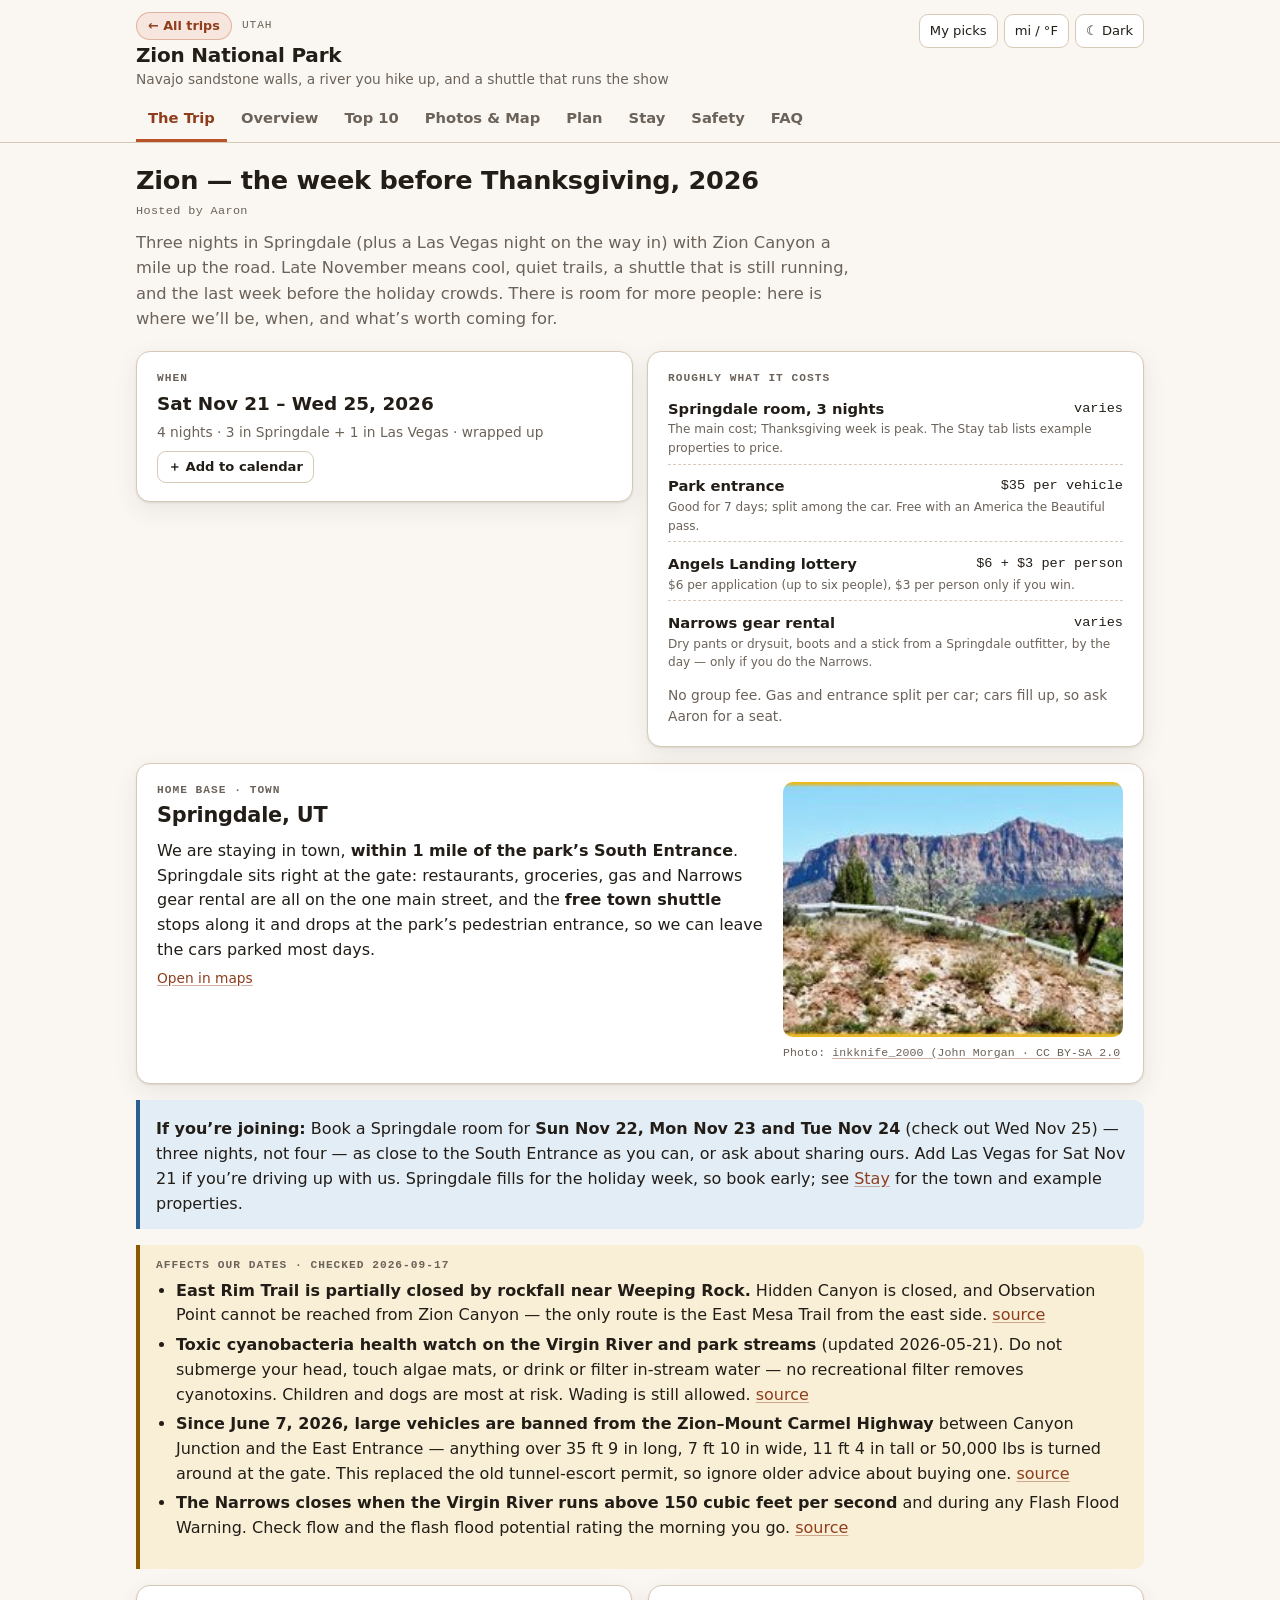
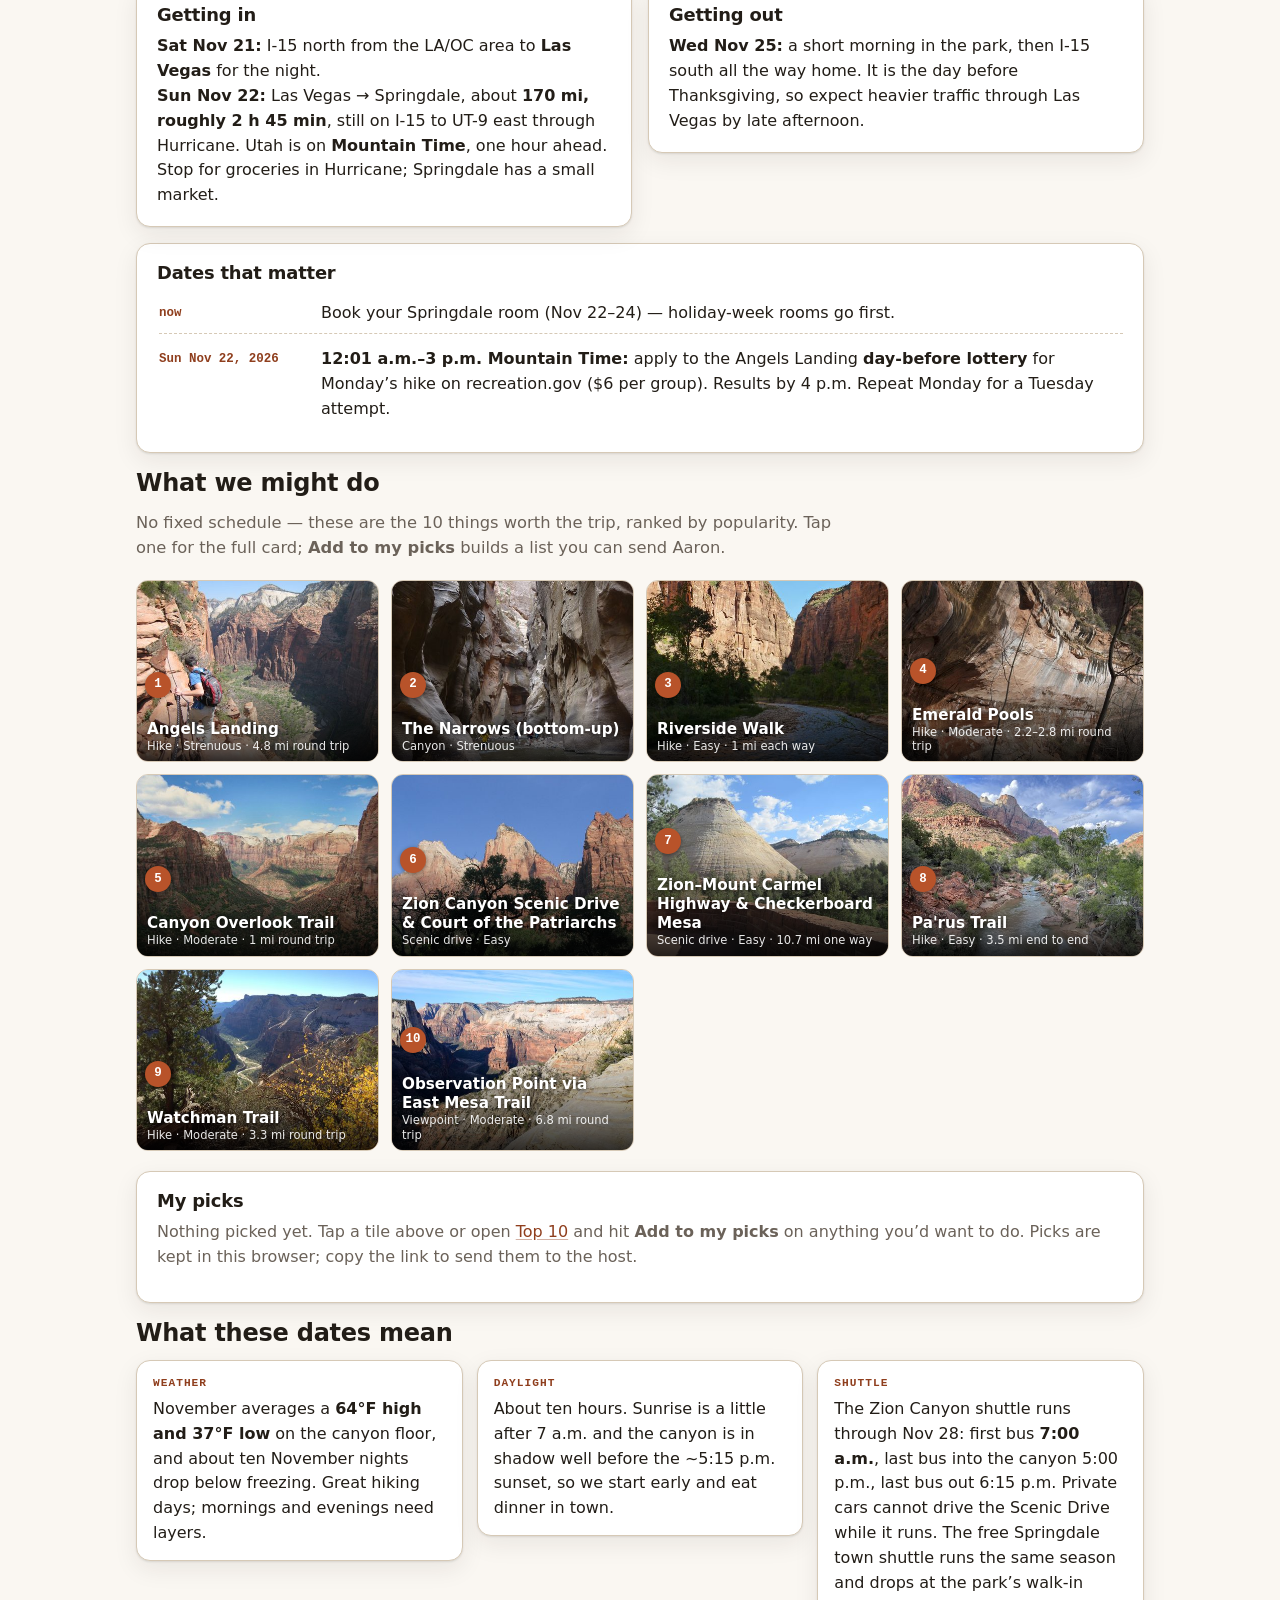
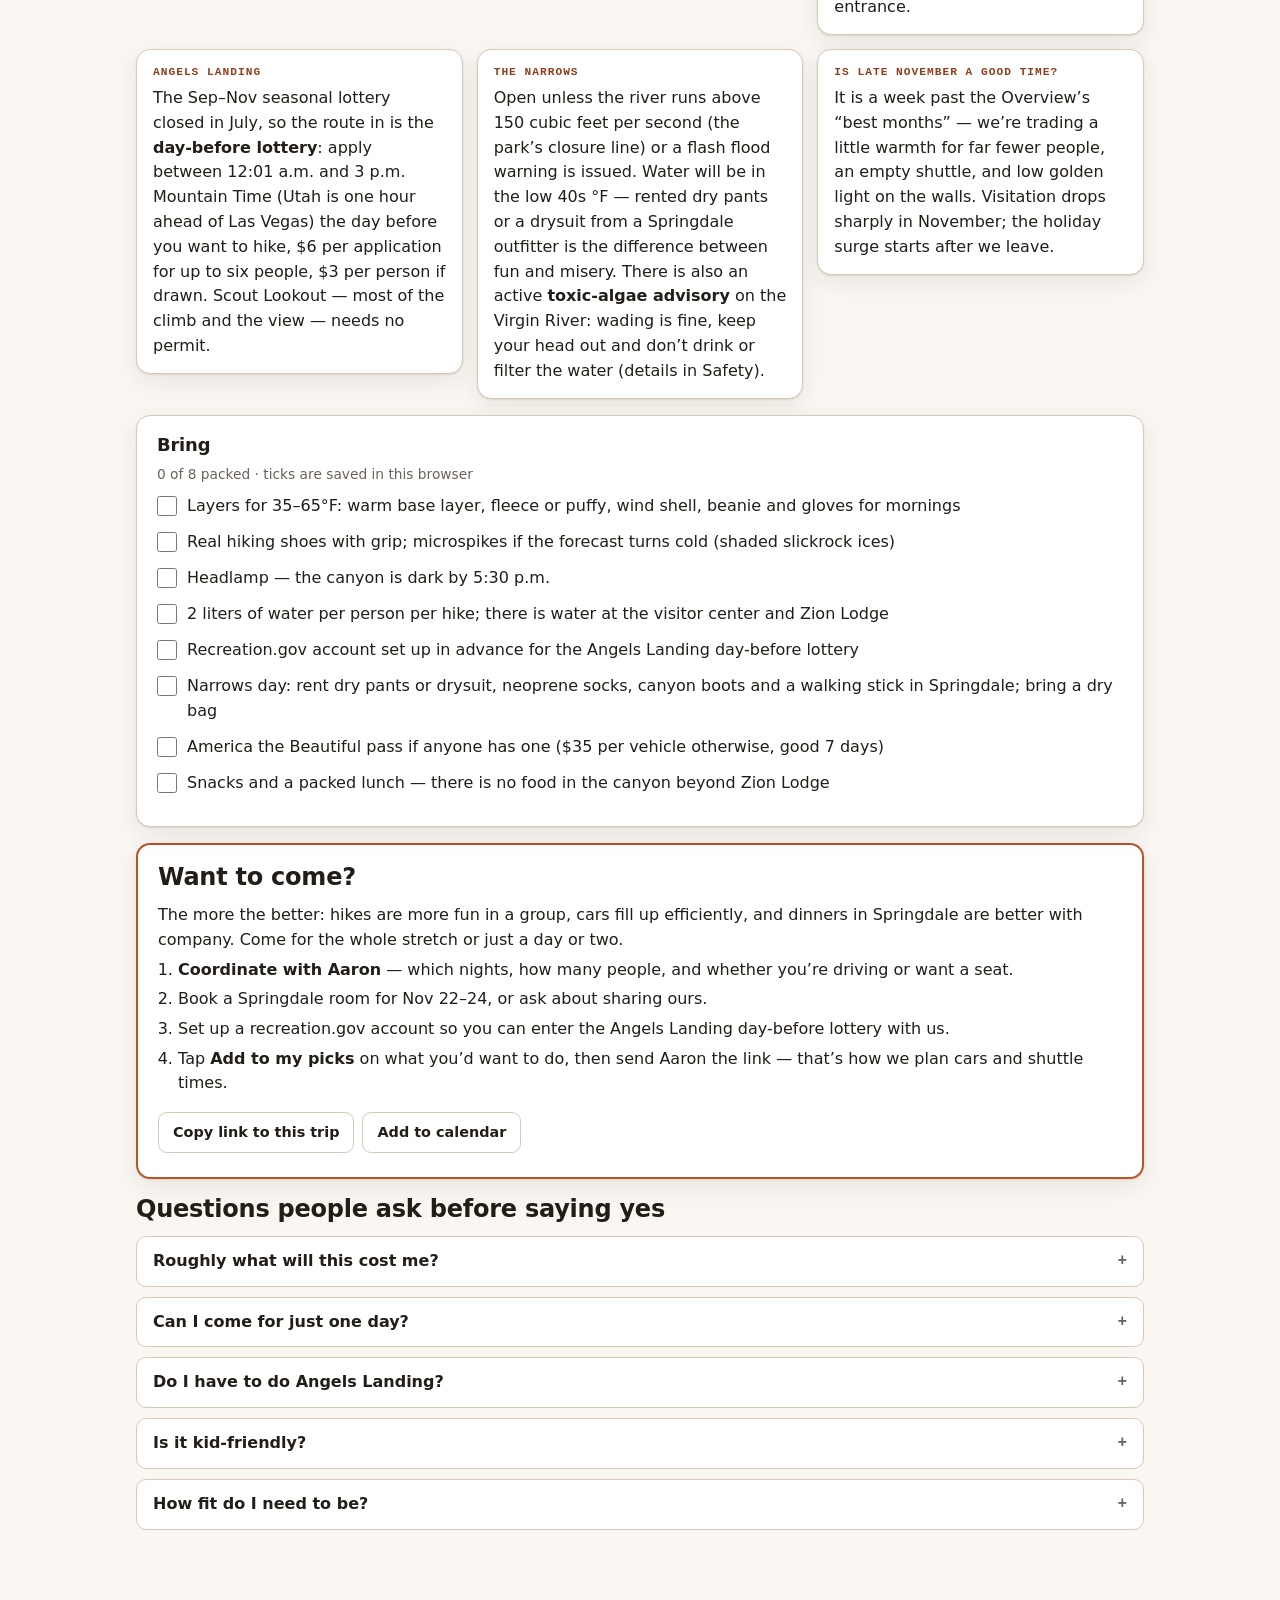
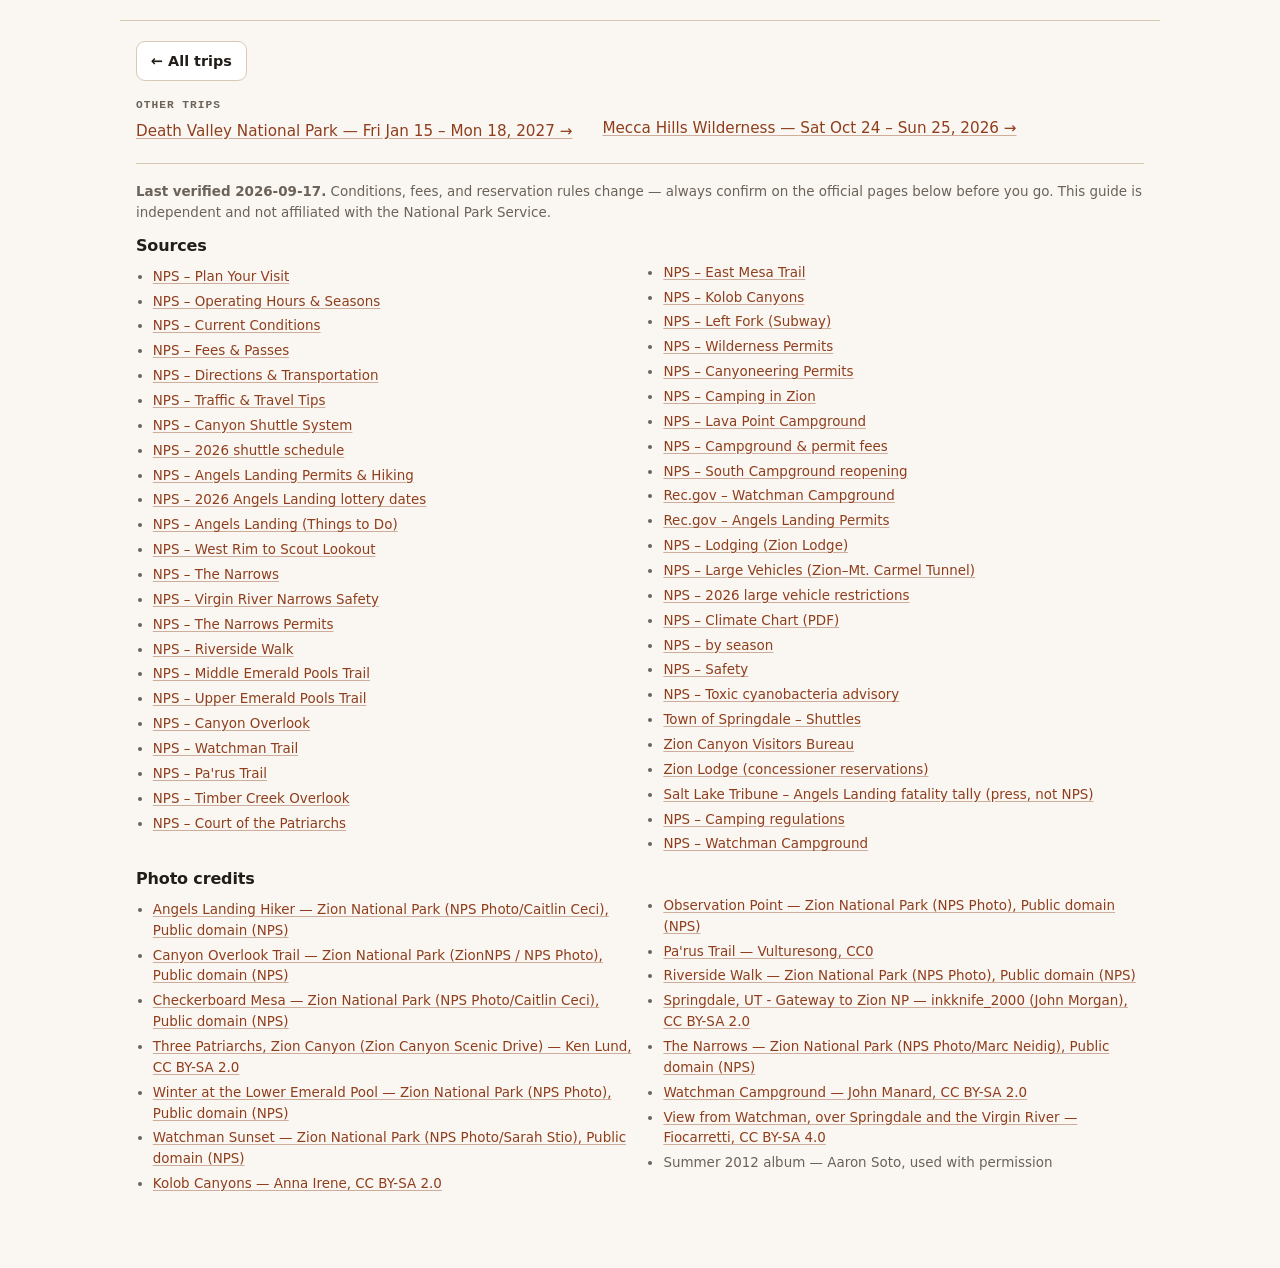
<file: guides/zion/index.html>
<!doctype html>
<html lang="en"><head><meta charset="utf-8"><meta name="viewport" content="width=device-width,initial-scale=1">
<title>Zion — the week before Thanksgiving, 2026 — you’re invited</title>
<meta name="description" content="Three nights in Springdale (plus a Las Vegas night on the way in) with Zion Canyon a mile up the road. Late November means cool, quiet trails, a shuttle…">
<meta property="og:title" content="Zion — the week before Thanksgiving, 2026 — you’re invited">
<meta property="og:description" content="Three nights in Springdale (plus a Las Vegas night on the way in) with Zion Canyon a mile up the road. Late November means cool, quiet trails, a shuttle…">
<meta property="og:type" content="website">
<meta property="og:site_name" content="Juntar">
<meta name="twitter:card" content="summary_large_image">
<meta property="og:image" content="https://juntar.net/guides/zion/img/hero.jpg">
<meta property="og:image:width" content="2000"><meta property="og:image:height" content="1494">
<meta property="og:url" content="https://juntar.net/guides/zion/"><link rel="canonical" href="https://juntar.net/guides/zion/">
<meta name="robots" content="noindex">
<style>/* travel-guides shared theme v2 — tokens first, per-park overrides via --accent */
:root{
  --bg:#faf7f2; --surface:#ffffff; --surface2:#f1ece3; --ink:#221d17; --muted:#6b6259;
  --accent:#b8532a; --accent-ink:#8f3e1d; --accent-soft:#f6e6dd; --on-accent:#ffffff; --line:#d6c9b6;
  --good:#2f7d4a; --good-soft:#e5f2e9; --bad:#b83232; --bad-soft:#f9e6e6;
  --warn:#8a5a00; --warn-soft:#f8efd6; --info:#2a5f8f; --info-soft:#e3edf6;
  --shadow:0 1px 2px rgba(34,29,23,.10),0 8px 24px rgba(34,29,23,.08);
  --mono:ui-monospace,"SF Mono","Cascadia Code",Menlo,Consolas,monospace;
  --sans:system-ui,-apple-system,"Segoe UI",Roboto,"Helvetica Neue",sans-serif;
  --radius:14px; --maxw:1040px; --stick:120px;
}
@media (prefers-color-scheme: dark){:root:not([data-theme="light"]){
  --bg:#15120f; --surface:#1e1a16; --surface2:#28231e; --ink:#efe8df; --muted:#a3988c;
  --accent:#e58a5e; --accent-ink:#f0a57f; --accent-soft:#3a2418; --on-accent:#15120f; --line:#4a4239;
  --good:#5cbf7a; --good-soft:#17301f; --bad:#f08080; --bad-soft:#3a1c1c;
  --warn:#e0b04a; --warn-soft:#332a12; --info:#7fb2e0; --info-soft:#17283a;
  --shadow:0 1px 2px rgba(0,0,0,.35),0 6px 20px rgba(0,0,0,.3);
}}
:root[data-theme="dark"]{
  --bg:#15120f; --surface:#1e1a16; --surface2:#28231e; --ink:#efe8df; --muted:#a3988c;
  --accent:#e58a5e; --accent-ink:#f0a57f; --accent-soft:#3a2418; --on-accent:#15120f; --line:#4a4239;
  --good:#5cbf7a; --good-soft:#17301f; --bad:#f08080; --bad-soft:#3a1c1c;
  --warn:#e0b04a; --warn-soft:#332a12; --info:#7fb2e0; --info-soft:#17283a;
  --shadow:0 1px 2px rgba(0,0,0,.35),0 6px 20px rgba(0,0,0,.3);
}
*{box-sizing:border-box}
html{scroll-behavior:smooth}
html.lb-open{overflow:hidden}
html:has(dialog[open]){overflow:hidden}
body{margin:0;background:var(--bg);color:var(--ink);font:16px/1.55 var(--sans);-webkit-font-smoothing:antialiased}
a{color:var(--accent-ink);text-decoration:underline;text-decoration-color:color-mix(in srgb,var(--accent-ink) 40%,transparent);text-underline-offset:2px}
a:hover{text-decoration-color:currentColor}
h1,h2,h3,h4{line-height:1.2;text-wrap:balance;margin:0 0 .5em;letter-spacing:-.01em}
h2{font-size:1.5rem}
h3{font-size:1.12rem}
p{margin:.35em 0 .9em}
ul,ol{margin:.3em 0 1em;padding-left:1.25em}
li{margin:.3em 0}
img{max-width:100%;display:block}
code{font-family:var(--mono);font-size:.86em;background:var(--surface2);padding:.1em .35em;border-radius:4px}
small{font-size:.82em}
.visually-hidden{position:absolute!important;width:1px;height:1px;overflow:hidden;clip:rect(0 0 0 0);white-space:nowrap}
.skip{position:absolute;left:-999px;top:8px;background:var(--accent);color:var(--on-accent);padding:8px 12px;border-radius:8px;z-index:100}
.skip:focus{left:8px}
.mt{margin-top:.6em}.mt1{margin-top:1em}
a:focus-visible,nav.tabs a:focus-visible,button:focus-visible,select:focus-visible,input:focus-visible,summary:focus-visible,.ph:focus-visible,.tile:focus-visible{outline:2px solid var(--accent);outline-offset:2px}

/* header */
header.site{position:sticky;top:0;z-index:40;background:color-mix(in srgb,var(--bg) 90%,transparent);backdrop-filter:saturate(1.4) blur(10px);border-bottom:1px solid var(--line)}
.masthead{max-width:var(--maxw);margin:0 auto;padding:12px 16px 0;display:flex;align-items:flex-start;gap:12px;flex-wrap:wrap}
.masthead .titles{flex:1;min-width:200px}
.masthead h1{font-size:1.25rem;margin:0;line-height:1.2}
.masthead .sub{color:var(--muted);font-size:.86rem;margin:.1em 0 .6em}
.masthead .crumbs{display:flex;align-items:center;gap:10px;font-family:var(--mono);font-size:.7rem;letter-spacing:.08em;text-transform:uppercase;color:var(--muted);margin:0 0 .3em}
.masthead .homelink{font:600 .8rem/1 var(--sans);letter-spacing:0;text-transform:none;color:var(--accent-ink);text-decoration:none;background:var(--accent-soft);border:1px solid color-mix(in srgb,var(--accent) 35%,transparent);border-radius:99px;padding:5px 11px;display:inline-flex;align-items:center;min-height:28px}
.masthead .homelink:hover{background:var(--accent);color:var(--on-accent)}
.tools{display:flex;gap:6px;align-items:center;padding-top:2px}
.iconbtn{appearance:none;border:1px solid var(--line);background:var(--surface);color:var(--ink);border-radius:9px;padding:6px 10px;font:inherit;font-size:.82rem;cursor:pointer;display:inline-flex;gap:6px;align-items:center;text-decoration:none;min-height:32px}
.iconbtn:hover{background:var(--surface2)}
.iconbtn .cnt{font-family:var(--mono);font-size:.72rem;background:var(--accent);color:var(--on-accent);border-radius:99px;padding:0 6px;min-width:18px;text-align:center}
nav.tabs{max-width:var(--maxw);margin:0 auto;padding:0 16px;display:flex;gap:2px;overflow-x:auto;scrollbar-width:none;scroll-snap-type:x proximity;mask-image:linear-gradient(90deg,transparent 0,#000 14px,#000 calc(100% - 34px),transparent);-webkit-mask-image:linear-gradient(90deg,transparent 0,#000 14px,#000 calc(100% - 34px),transparent)}
nav.tabs::-webkit-scrollbar{display:none}
nav.tabs a{color:var(--muted);font-size:.92rem;font-weight:600;padding:9px 12px;border-bottom:3px solid transparent;white-space:nowrap;text-decoration:none;scroll-snap-align:center}
nav.tabs a:hover{color:var(--ink)}
nav.tabs a.on{color:var(--accent-ink);border-bottom-color:var(--accent)}
@media (max-width:720px){
  .masthead{padding-top:8px;gap:8px}
  .masthead h1{font-size:1.05rem}
  .masthead .crumbs{margin-bottom:.2em}.masthead .crumbs .sep{display:none}
  .masthead .sub{margin:.05em 0 .3em;font-size:.8rem;overflow:hidden;text-overflow:ellipsis;white-space:nowrap}
  body.scrolled .masthead .sub{display:none}
  .tools{padding-top:0}
  .iconbtn{padding:4px 8px;font-size:.78rem;min-height:28px}
}

main{max-width:var(--maxw);margin:0 auto;padding:22px 16px 80px}
.sec{display:none;scroll-margin-top:calc(var(--stick) + 12px)}
.sec.on{display:block}
.sec>h2.sech{font-size:1.6rem;margin:0 0 .25em}
.sec>p.lede,.lede{color:var(--muted);font-size:1.02rem;margin:0 0 1.2em;max-width:70ch}
.byline{font-family:var(--mono);font-size:.74rem;letter-spacing:.03em;color:var(--muted);margin:0 0 .8em}
[id]{scroll-margin-top:calc(var(--stick) + 12px)}

/* cards & blocks */
.card{background:var(--surface);border:1px solid var(--line);border-radius:var(--radius);padding:18px 20px;margin:0 0 16px;box-shadow:var(--shadow)}
.card>h2:first-child,.card>h3:first-child{margin-top:0}
.eyebrow{font-family:var(--mono);font-size:.7rem;font-weight:600;letter-spacing:.09em;text-transform:uppercase;color:var(--muted);margin:0 0 .4em}
.callout{border-left:4px solid var(--accent);background:var(--accent-soft);border-radius:0 10px 10px 0;padding:12px 16px;margin:0 0 16px}
.callout.warn{border-left-color:var(--warn);background:var(--warn-soft)}
.callout.info{border-left-color:var(--info);background:var(--info-soft)}
.callout.bad{border-left-color:var(--bad);background:var(--bad-soft)}
.callout.compact{padding:8px 12px;margin:.4em 0 .8em}
.callout p:last-child{margin-bottom:0}
.callout.alerts ul{margin:.2em 0 0;padding-left:1.1em}.callout.alerts li{margin:.35em 0}
.stale{font-family:var(--mono);text-transform:none;letter-spacing:0}
.stale.warn{color:var(--warn)}.stale.bad{color:var(--bad);font-weight:700}
.grid2{display:grid;grid-template-columns:repeat(auto-fit,minmax(280px,1fr));gap:16px;align-items:start}
.grid3{display:grid;grid-template-columns:repeat(auto-fit,minmax(220px,1fr));gap:14px;align-items:start}
.grid2>.card,.grid3>.card{margin:0}
.grid2,.grid3{margin-bottom:16px}
.chips{display:flex;flex-wrap:wrap;gap:8px;margin:.3em 0 1em;padding:0;list-style:none}
.chip{font-size:.82rem;background:var(--surface2);border:1px solid var(--line);border-radius:99px;padding:4px 12px;white-space:nowrap}
.tag{font-family:var(--mono);font-size:.68rem;letter-spacing:.04em;border-radius:6px;padding:2px 8px;background:var(--surface2);color:var(--muted);white-space:nowrap;text-transform:uppercase}
.tag.easy{background:var(--good-soft);color:var(--good)}
.tag.moderate{background:var(--warn-soft);color:var(--warn)}
.tag.strenuous,.tag.extreme{background:var(--bad-soft);color:var(--bad)}
.tag.permit{background:var(--info-soft);color:var(--info)}
.tag.type{background:var(--accent-soft);color:var(--accent-ink)}
.tag.reservable{background:var(--info-soft);color:var(--info)}
.tag.first-come{background:var(--good-soft);color:var(--good)}
.tag.mixed{background:var(--warn-soft);color:var(--warn)}
.tag.permit-only{background:var(--bad-soft);color:var(--bad)}
.meta{display:flex;flex-wrap:wrap;gap:6px;margin:0 0 8px}
table{width:100%;border-collapse:collapse;font-size:.92rem}
.tablewrap{overflow-x:auto;margin:.5em 0 1em}
th{text-align:left;font-family:var(--mono);font-size:.7rem;letter-spacing:.07em;text-transform:uppercase;color:var(--muted);font-weight:600;padding:8px 10px;border-bottom:2px solid var(--line)}
td{padding:9px 10px;border-bottom:1px solid var(--line);vertical-align:top}
tr:last-child td{border-bottom:0}
.linkrow{font-size:.86rem;color:var(--muted);margin:.4em 0 0}
.btn{appearance:none;font:inherit;font-size:.9rem;font-weight:600;border-radius:9px;padding:8px 14px;cursor:pointer;border:1px solid var(--line);background:var(--surface);color:var(--ink);text-decoration:none;display:inline-flex;gap:6px;align-items:center;min-height:36px}
.btn:hover{background:var(--surface2)}
.btn.small{padding:5px 10px;font-size:.82rem;min-height:30px}
.btn.primary{background:var(--accent);border-color:var(--accent);color:var(--on-accent)}
.btn.primary:hover{filter:brightness(1.06)}
.btn.ghost{border-color:transparent;background:none;color:var(--muted)}
.btn.ghost:hover{color:var(--ink);background:var(--surface2)}
.btn.ghost.danger{color:var(--bad)}
.btn.on{background:var(--accent-soft);border-color:var(--accent);color:var(--accent-ink)}
.btn[disabled]{opacity:.45;cursor:default}
.cta{display:flex;flex-wrap:wrap;gap:8px;margin:.8em 0 .4em}
details{border:1px solid var(--line);border-radius:10px;background:var(--surface);margin:0 0 10px}
details summary{cursor:pointer;padding:12px 16px;font-weight:600;list-style:none;display:flex;justify-content:space-between;gap:12px}
details summary::-webkit-details-marker{display:none}
details summary::after{content:"+";color:var(--muted);font-family:var(--mono)}
details[open] summary::after{content:"–"}
details .body{padding:0 16px 14px;color:var(--ink)}
details.other{background:none;border-style:dashed}
details.other .body{padding-top:12px}
.credit{font-size:.72rem;color:var(--muted);margin:.35em 0 0;font-family:var(--mono);letter-spacing:.01em;line-height:1.4;overflow-wrap:anywhere}
.credit.inl{display:inline;margin:0}
.credit a{color:inherit;display:inline-block;padding:4px 0}

/* hero */
.hero{position:relative;border-radius:var(--radius);overflow:hidden;margin:0 0 18px;background:var(--surface2);aspect-ratio:21/9;min-height:220px;max-height:460px;width:100%}
.hero img{width:100%;height:100%;object-fit:cover}
.hero .over{position:absolute;inset:auto 0 0 0;padding:28px 22px 16px;background:linear-gradient(transparent,rgba(0,0,0,.72));color:#fff}
.hero .over h2{font-size:clamp(1.5rem,4vw,2.4rem);margin:0;color:#fff;text-shadow:0 1px 8px rgba(0,0,0,.5)}
.hero .over p{margin:.2em 0 0;font-size:1.02rem;opacity:.95;text-shadow:0 1px 6px rgba(0,0,0,.5)}
.hero .credit{position:absolute;right:10px;top:8px;margin:0;background:rgba(0,0,0,.5);color:#fff;padding:2px 8px;border-radius:6px}
.hero .credit a{color:#fff;padding:0}
.facts{display:grid;grid-template-columns:repeat(auto-fit,minmax(128px,1fr));gap:10px;margin:0 0 20px}
.fact{background:var(--surface);border:1px solid var(--line);border-radius:12px;padding:10px 12px}
.fact .l{font-family:var(--mono);font-size:.66rem;letter-spacing:.08em;text-transform:uppercase;color:var(--muted)}
.fact .v{font-weight:650;font-size:.98rem;line-height:1.3;margin-top:2px}
.fact .n{font-size:.78rem;color:var(--muted);margin-top:2px}
.noimg{aspect-ratio:4/3;background:repeating-linear-gradient(135deg,var(--surface2) 0 12px,var(--surface) 12px 24px);min-height:120px;width:100%}

/* seasons */
.season{position:relative}
.season.ours{border-color:var(--accent);box-shadow:0 0 0 2px var(--accent-soft)}
.season .verdict{position:absolute;top:14px;right:14px}
.verdict{font-family:var(--mono);font-size:.68rem;letter-spacing:.06em;text-transform:uppercase;border-radius:6px;padding:3px 8px;font-weight:700}
.verdict.best{background:var(--good-soft);color:var(--good)}
.verdict.good{background:var(--info-soft);color:var(--info)}
.verdict.fair{background:var(--warn-soft);color:var(--warn)}
.verdict.hard{background:var(--bad-soft);color:var(--bad)}
.season .temps{font-family:var(--mono);font-size:.8rem;color:var(--muted);margin:-.3em 0 .6em}

/* top-10 */
.filters{display:flex;flex-wrap:wrap;gap:8px;align-items:center;margin:0 0 16px;position:sticky;top:var(--stick);z-index:30;background:var(--bg);padding:8px 0}
.filters select{font:inherit;font-size:.88rem;color:var(--ink);background:var(--surface);border:1px solid var(--line);border-radius:9px;padding:7px 10px;min-height:36px}
.filters .spacer{flex:1}
.filters .count{font-family:var(--mono);font-size:.78rem;color:var(--muted)}
.fbtn{appearance:none;font:inherit;font-size:.84rem;font-weight:600;border-radius:99px;padding:6px 13px;cursor:pointer;border:1px solid var(--line);background:var(--surface);color:var(--muted);min-height:34px}
.fbtn:hover{color:var(--ink)}
.fbtn.on{background:var(--accent);border-color:var(--accent);color:var(--on-accent)}
@media (max-width:720px){
  .filters{flex-wrap:nowrap;overflow-x:auto;scrollbar-width:none;gap:6px;margin:0 -16px 12px;padding:8px 16px;-webkit-overflow-scrolling:touch}
  .filters::-webkit-scrollbar{display:none}
  .filters .spacer{display:none}.filters .count{white-space:nowrap}
}
.attr{display:grid;grid-template-columns:minmax(0,300px) 1fr;gap:0;overflow:hidden;overflow:clip;padding:0;scroll-margin-top:calc(var(--stick) + 64px)}
.attr.hide{display:none}
.attr .pic{position:relative;background:var(--surface2);align-self:start}
@media (min-width:721px){.attr .pic{position:sticky;top:calc(var(--stick) + 64px)}}
.attr .pic img{width:100%;height:auto;aspect-ratio:4/3;object-fit:cover}
.attr .pic .noimg{aspect-ratio:4/3}
.attr .rank{position:absolute;left:10px;top:10px;width:38px;height:38px;border-radius:99px;background:var(--accent);color:var(--on-accent);font-family:var(--mono);font-weight:700;font-size:1rem;display:grid;place-items:center;box-shadow:0 2px 8px rgba(0,0,0,.35)}
.attr .body{padding:16px 20px 16px}
.attr .head{display:flex;flex-wrap:wrap;gap:8px 10px;align-items:center;margin-bottom:6px}
.attr h3{margin:0;font-size:1.28rem}
.attr .meta{margin:0 0 10px}
.stats{display:flex;flex-wrap:wrap;gap:8px 18px;margin:0 0 12px;padding:10px 12px;background:var(--surface2);border-radius:10px}
.stat{flex:1 1 130px;min-width:120px}
.stat .l{font-family:var(--mono);font-size:.62rem;letter-spacing:.08em;text-transform:uppercase;color:var(--muted)}
.stat .v{font-weight:600;font-size:.92rem;line-height:1.35}
.stat .v small{font-weight:400;color:var(--muted)}
.attr .summary{margin:0 0 .8em}
.attr .best{font-size:.9rem;margin:0 0 .6em}
.attr .tips{margin:.4em 0 .6em}
.attr .tips summary{padding:8px 12px;font-size:.9rem}
.attr .tips .body{padding:0 14px 8px}
.attr .tips ul{margin:.2em 0 .4em}
.attr .foot{display:flex;flex-wrap:wrap;gap:8px 14px;align-items:center;margin-top:8px;font-size:.86rem;color:var(--muted)}
.attr .foot .spacer{flex:1}
.attr .foot .src a{color:var(--muted);display:inline-block;padding:4px 0}
.attr .foot .credit{flex-basis:100%;margin:0}
@media (max-width:720px){.attr{grid-template-columns:1fr;scroll-margin-top:calc(var(--stick) + 12px)}.attr .pic{position:relative;top:auto}.attr .pic img{aspect-ratio:16/9}.stats{gap:8px 12px}.stat{flex:1 1 40%;min-width:0}}
.also li{margin:.6em 0;display:flex;gap:12px;align-items:flex-start}
.also .also-pic{flex:0 0 96px}
.also .also-pic img,.also .also-pic .noimg{width:96px;aspect-ratio:4/3;object-fit:cover;border-radius:8px;min-height:0}
.also .credit{display:block}

/* trip */
.tripbar{display:flex;flex-wrap:wrap;gap:6px 0;align-items:center;background:var(--accent-soft);border:1px solid color-mix(in srgb,var(--accent) 35%,transparent);border-radius:12px;padding:10px 14px;margin:0 0 18px;font-size:.92rem}
.tripbar[hidden]{display:none}
.tripbar>span{padding:0 10px 0 0;margin-right:10px;border-right:1px solid color-mix(in srgb,var(--accent) 30%,transparent)}
.tripbar>span:last-of-type,.tripbar .spacer{border-right:0}
.tripbar .tb-dates{font-weight:700}
.tripbar .tb-count{font-family:var(--mono);font-size:.82rem;font-weight:700;color:var(--accent-ink)}
.tripbar .spacer{flex:1;padding:0;margin:0}
.tripbar .btn{padding:6px 12px;font-size:.84rem}
.tripbar.past{opacity:.8}
@media (max-width:720px){.tripbar>span{border-right:0;padding:0;margin:0;flex-basis:100%}.tripbar .spacer{flex-basis:100%;height:4px}.tripbar .btn{width:100%;justify-content:center}}
.tripfacts .big{font-size:1.15rem;font-weight:700;margin:0 0 .3em;line-height:1.3}
.fact-card .linkrow{margin-top:.5em}
.costs{list-style:none;padding:0;margin:0}
.costs li{display:flex;flex-wrap:wrap;gap:0 8px;justify-content:space-between;padding:6px 0;border-bottom:1px dashed var(--line);font-size:.92rem}
.costs li:last-child{border-bottom:0}
.costs .cl{font-weight:600}.costs .cv{font-family:var(--mono);font-size:.85rem;white-space:nowrap}
.costs small{flex-basis:100%;color:var(--muted)}
.meter{display:grid;grid-template-columns:70px 1fr auto;gap:8px;align-items:center;margin:6px 0}
.meter .l{font-family:var(--mono);font-size:.68rem;text-transform:uppercase;letter-spacing:.06em;color:var(--muted)}
.meter .bar{height:10px;background:var(--surface2);border-radius:99px;overflow:hidden}
.meter .fill{height:100%;background:var(--accent);border-radius:99px;min-width:0}
.meter .v{font-family:var(--mono);font-size:.8rem;white-space:nowrap}
.base{display:grid;grid-template-columns:1fr;gap:16px}
.base.card{padding:18px 20px}
.base h3{font-size:1.3rem}
.base .base-pic img{border-radius:10px;aspect-ratio:4/3;object-fit:cover;width:100%}
@media (min-width:760px){.base{grid-template-columns:1fr 340px}.base .base-pic{order:2}}
.tl{list-style:none;margin:0;padding:0 0 0 2px}
.tl li{display:grid;grid-template-columns:120px 1fr;gap:12px;padding:8px 0;border-bottom:1px dashed var(--line)}
.tl li:last-child{border-bottom:0}
.tl .when{font-family:var(--mono);font-size:.78rem;color:var(--accent-ink);font-weight:600;padding-top:3px}
@media (max-width:520px){.tl li{grid-template-columns:1fr}.tl .when{padding-top:0}}
.tiles{display:grid;grid-template-columns:repeat(auto-fill,minmax(200px,1fr));gap:12px;margin:0 0 20px}
.tile{position:relative;display:block;border-radius:12px;overflow:hidden;background:var(--surface2);aspect-ratio:4/3;text-decoration:none;color:#fff;border:1px solid var(--line)}
.tile img{width:100%;height:100%;object-fit:cover;transition:transform .3s}
.tile:hover img{transform:scale(1.04)}
.tile .noimg{height:100%;min-height:0}
.tile .tile-b{position:absolute;inset:auto 0 0 0;padding:26px 10px 8px;background:linear-gradient(transparent,rgba(0,0,0,.8));display:block;line-height:1.25}
.tile .tile-b b{display:block;font-size:.95rem;text-shadow:0 1px 4px rgba(0,0,0,.6)}
.tile .tile-b small{display:block;font-size:.72rem;opacity:.9}
.tile .tile-n{position:absolute;left:8px;top:-22px;width:26px;height:26px;border-radius:99px;background:var(--accent);color:var(--on-accent);font-family:var(--mono);font-size:.78rem;font-weight:700;display:grid;place-items:center;box-shadow:0 1px 4px rgba(0,0,0,.4)}
.conds{grid-template-columns:repeat(auto-fit,minmax(250px,1fr))}
.conds .card{padding:14px 16px}
.conds p:last-child{margin-bottom:0}
.conds .eyebrow{color:var(--accent-ink)}
.checks{list-style:none;padding:0;margin:.3em 0 .5em}
.checks li{margin:.2em 0}
.checks label{display:flex;gap:10px;align-items:flex-start;cursor:pointer;padding:4px 0}
.checks input{width:20px;height:20px;margin:2px 0 0;accent-color:var(--accent);flex:0 0 auto}
.checks input:checked+span{color:var(--muted);text-decoration:line-through}
.join{border:2px solid var(--accent)}
.join .how{margin-top:.4em}
.keydates .tl li{grid-template-columns:150px 1fr}
@media (max-width:520px){.keydates .tl li{grid-template-columns:1fr}}
.trip-empty{color:var(--muted)}
.trip-list{list-style:none;padding:0;margin:0 0 6px}
.trip-list li{display:flex;gap:10px;align-items:center;padding:8px 0;border-bottom:1px solid var(--line)}
.trip-list li:last-child{border-bottom:0}
.trip-list .n{font-family:var(--mono);color:var(--muted);font-size:.8rem;width:22px}
.trip-list .t{flex:1}
.trip-list .t small{display:block;color:var(--muted)}
.trip-list button{font-size:.8rem}
.flash{animation:flash 1.6s ease-out}
@keyframes flash{0%{box-shadow:0 0 0 3px var(--accent)}100%{box-shadow:var(--shadow)}}

/* stay */
.stay{padding:16px 20px}
.stay h3{margin:0 0 2px}
.stay .where{color:var(--muted);font-size:.9rem;margin:0 0 8px}
.stay.ours{border:2px solid var(--accent)}
.ours-flag{color:var(--accent-ink);margin-bottom:.6em}
.stay-grid{display:grid;grid-template-columns:1fr;gap:14px}
@media (min-width:760px){.stay-grid{grid-template-columns:280px 1fr}}
.stay-pic img{border-radius:10px;aspect-ratio:4/3;object-fit:cover;width:100%}
.kv{display:grid;grid-template-columns:repeat(auto-fit,minmax(150px,1fr));gap:8px 12px;margin:8px 0 10px}
.kv .l{font-family:var(--mono);font-size:.62rem;letter-spacing:.08em;text-transform:uppercase;color:var(--muted)}
.kv .v{font-size:.92rem;font-weight:600}
.amen{display:flex;flex-wrap:wrap;gap:6px;margin:6px 0 10px}
.amen span{font-size:.78rem;background:var(--surface2);border-radius:6px;padding:2px 8px}
details.how summary{font-size:.92rem;padding:10px 14px}

/* safety */
.safety.critical{border-left:4px solid var(--bad)}
.safety.important{border-left:4px solid var(--warn)}
.safety.note{border-left:4px solid var(--info)}

/* photos & map */
.viewsw{display:flex;gap:8px;margin:0 0 14px}
.albh{display:flex;align-items:baseline;gap:12px;margin:.6em 0 .5em;flex-wrap:wrap}
.pgrid{display:grid;grid-template-columns:repeat(auto-fill,minmax(180px,1fr));gap:10px;margin:0 0 20px}
.ph{appearance:none;border:0;padding:0;background:var(--surface2);border-radius:10px;overflow:hidden;cursor:pointer;position:relative;aspect-ratio:4/3;text-align:left;color:#fff}
.ph img{width:100%;height:100%;object-fit:cover;transition:transform .3s}
.ph:hover img{transform:scale(1.03)}
.ph .cap{position:absolute;inset:auto 0 0 0;padding:18px 8px 6px;font-size:.72rem;color:#fff;background:linear-gradient(transparent,rgba(0,0,0,.75));line-height:1.25;display:-webkit-box;-webkit-line-clamp:1;-webkit-box-orient:vertical;overflow:hidden}
.ph:hover .cap,.ph:focus-visible .cap{-webkit-line-clamp:3}
.map{height:min(70vh,560px);border-radius:var(--radius);border:1px solid var(--line);background:var(--surface2)}
.legend{margin:0 0 10px}
.legend li{display:inline-flex;align-items:center;gap:6px;font-size:.82rem;color:var(--muted)}
.pin-key,.pin span{display:inline-grid;place-items:center;width:24px;height:24px;border-radius:99px;color:#fff;font:700 .7rem/1 var(--mono);box-shadow:0 1px 5px rgba(0,0,0,.4);border:2px solid #fff}
.pin span{width:26px;height:26px}
.pin-key.accent,.pin span.accent{background:var(--accent);color:var(--on-accent)}
.pin-key.good,.pin span.good{background:var(--good)}
.pin-key.info,.pin span.info{background:var(--info)}
.leaflet-popup-content{font:14px/1.4 var(--sans);color:#222}
.lightbox{border:0;padding:0;background:transparent;max-width:100vw;max-height:100vh;width:100vw;height:100vh;margin:0}
.lightbox::backdrop{background:rgba(0,0,0,.96)}
.lightbox figure{margin:0;width:100vw;height:100vh;display:flex;flex-direction:column;align-items:center;justify-content:center;gap:10px;padding:16px}
.lightbox img{max-width:100%;max-height:calc(100vh - 110px);object-fit:contain;border-radius:8px}
.lightbox figcaption{color:#fff;text-align:center;max-width:70ch}
.lightbox .lb-cap{display:block;font-size:1rem}
.lightbox .lb-meta{display:block;font-size:.8rem;opacity:.75;font-family:var(--mono)}
.lightbox .lb-meta a{color:#fff}
.lb-x,.lb-nav{position:fixed;appearance:none;border:0;background:rgba(255,255,255,.12);color:#fff;font-size:1.8rem;line-height:1;width:46px;height:46px;border-radius:99px;cursor:pointer;z-index:2}
.lb-x{top:14px;right:14px}
.lb-nav{top:50%;transform:translateY(-50%)}
.lb-prev{left:12px}.lb-next{right:12px}
.lb-x:hover,.lb-nav:hover{background:rgba(255,255,255,.28)}
@media (max-width:600px){.lb-nav{top:auto;bottom:14px;transform:none}}

/* footer */
footer.site{max-width:var(--maxw);margin:0 auto;padding:20px 16px 60px;color:var(--muted);font-size:.84rem;border-top:1px solid var(--line)}
footer.site h2{font-size:1rem;color:var(--ink)}
.footnav{display:flex;flex-wrap:wrap;gap:16px 28px;align-items:flex-start;padding:0 0 18px;margin:0 0 18px;border-bottom:1px solid var(--line)}
.footnav ul{columns:1;margin:0;padding:0;list-style:none}
.footnav li{margin:.2em 0;font-size:.95rem}
.footnav .eyebrow{margin-bottom:.2em}
footer.site ul{columns:2;column-gap:30px}
@media (max-width:640px){footer.site ul{columns:1}}
footer.site li{break-inside:avoid}

/* landing */
.guides{display:grid;grid-template-columns:repeat(auto-fit,minmax(300px,1fr));gap:18px;margin:16px 0}
.gcard{display:block;text-decoration:none;color:inherit;border:1px solid var(--line);border-radius:var(--radius);overflow:hidden;background:var(--surface);box-shadow:var(--shadow)}
.gcard:hover{border-color:var(--accent)}
.gcard img,.gcard .noimg{aspect-ratio:16/9;object-fit:cover;width:100%;min-height:0}
.gcard .b{padding:14px 16px}
.gcard h2{margin:0 0 .3em;font-size:1.25rem}
.gcard p{margin:0 0 .3em;color:var(--muted);font-size:.92rem}
.gcard .gdates{color:var(--ink);font-weight:700;font-size:1rem}
.gcard .gdates .tb-count{font-family:var(--mono);font-size:.8rem;color:var(--accent-ink);font-weight:600}
.gcard .cta{margin-top:.8em}

/* motion */
@media (prefers-reduced-motion: reduce){
  html{scroll-behavior:auto}
  *,*::before,*::after{animation-duration:.01ms!important;animation-iteration-count:1!important;transition-duration:.01ms!important}
}

@media print{
  header.site{position:static;backdrop-filter:none}
  nav.tabs,.tools,.filters,.btn,.skip,.tripbar,.viewsw,#mapwrap,.cta,.copylink{display:none!important}
  .sec{display:block!important;break-before:page}
  .sec:first-of-type{break-before:auto}
  .attr{grid-template-columns:1fr}
  .attr .pic{position:static}
  .attr .pic img{max-height:260px}
  details{border:0}details summary::after{content:""}
  details:not([open]) .body{display:block}
  a{color:inherit;text-decoration:none}
  a[href^="http"]::after{content:" (" attr(href) ")";font-size:.8em;word-break:break-all;color:#555}
  .credit a::after,.hero .credit a::after,nav a::after{content:""}
  #tripCountdown,#tripCountdown2,#staleNote{display:none}
  body{font-size:12px}
  body.print-picks .sec{display:none!important}
  body.print-picks #trip{display:block!important;break-before:auto}
  body.print-picks #trip>*:not(#picks):not(.sech){display:none!important}
}
</style>
</head><body data-slug="zion" data-name="Zion National Park" data-verified="2026-09-17">
<a class="skip" href="#main">Skip to content</a>
<header class="site"><div class="masthead"><div class="titles"><p class="crumbs"><a class="homelink" href="../../index.html">← All trips</a><span class="sep">Utah</span></p><h1>Zion National Park</h1><p class="sub">Navajo sandstone walls, a river you hike up, and a shuttle that runs the show</p></div>
<div class="tools"><a class="iconbtn" href="#trip/picks" title="The attractions you picked">My picks <span class="cnt" id="tripCount" hidden>0</span></a><button type="button" class="iconbtn" id="unitBtn" aria-pressed="false"><span class="visually-hidden">Units: </span>mi / °F</button><button type="button" class="iconbtn" id="themeBtn">☾ Dark</button></div></div>
<nav class="tabs" aria-label="Sections"><a href="#trip" id="tab-trip" data-sec="trip">The Trip</a><a href="#overview" id="tab-overview" data-sec="overview">Overview</a><a href="#top10" id="tab-top10" data-sec="top10">Top 10</a><a href="#photos" id="tab-photos" data-sec="photos">Photos & Map</a><a href="#plan" id="tab-plan" data-sec="plan">Plan</a><a href="#stay" id="tab-stay" data-sec="stay">Stay</a><a href="#safety" id="tab-safety" data-sec="safety">Safety</a><a href="#faq" id="tab-faq" data-sec="faq">FAQ</a></nav></header>
<main id="main"><div class="tripbar" data-start="2026-11-21" data-end="2026-11-25"><span class="tb-dates">📅 Sat Nov 21 – Wed 25, 2026</span><span class="tb-nights">4 nights · 3 in Springdale + 1 in Las Vegas</span><span class="tb-base">base: <b>Springdale, UT</b></span><span class="tb-count" id="tripCountdown"></span><span class="spacer"></span><a class="btn primary" href="#trip/join">Join this trip →</a></div>
<section class="sec" id="trip" data-title="The Trip" aria-labelledby="tab-trip"><h2 class="sech">Zion — the week before Thanksgiving, 2026</h2><p class="byline">Hosted by Aaron</p><p class="lede">Three nights in Springdale (plus a Las Vegas night on the way in) with Zion Canyon a mile up the road. Late November means cool, quiet trails, a shuttle that is still running, and the last week before the holiday crowds. There is room for more people: here is where we’ll be, when, and what’s worth coming for.</p><div class="grid3 tripfacts"><div class="card fact-card"><p class="eyebrow">When</p><p class="big">Sat Nov 21 – Wed 25, 2026</p><p class="linkrow">4 nights · 3 in Springdale + 1 in Las Vegas · <span id="tripCountdown2"></span></p><p class="linkrow"><a class="btn small" href="trip.ics" download="zion-trip.ics">＋ Add to calendar</a></p></div><div class="card fact-card cost"><p class="eyebrow">Roughly what it costs</p><ul class="costs"><li><span class="cl">Springdale room, 3 nights</span><span class="cv"><span data-units>varies</span></span><small><span data-units>The main cost; Thanksgiving week is peak. The Stay tab lists example properties to price.</span></small></li><li><span class="cl">Park entrance</span><span class="cv"><span data-units>$35 per vehicle</span></span><small><span data-units>Good for 7 days; split among the car. Free with an America the Beautiful pass.</span></small></li><li><span class="cl">Angels Landing lottery</span><span class="cv"><span data-units>$6 + $3 per person</span></span><small><span data-units>$6 per application (up to six people), $3 per person only if you win.</span></small></li><li><span class="cl">Narrows gear rental</span><span class="cv"><span data-units>varies</span></span><small><span data-units>Dry pants or drysuit, boots and a stick from a Springdale outfitter, by the day — only if you do the Narrows.</span></small></li></ul><p class="linkrow">No group fee. Gas and entrance split per car; cars fill up, so ask Aaron for a seat.</p></div></div><div class="card base"><div class="base-body"><p class="eyebrow">Home base · town</p><h3>Springdale, UT</h3><span data-units>We are staying in town, <b>within 1 mile of the park’s South Entrance</b>. Springdale sits right at the gate: restaurants, groceries, gas and Narrows gear rental are all on the one main street, and the <b>free town shuttle</b> stops along it and drops at the park’s pedestrian entrance, so we can leave the cars parked most days.</span><p class="linkrow"><a href="https://maps.google.com/?q=Springdale,+UT+84767" target="_blank" rel="noopener">Open in maps</a></p></div><div class="base-pic"><img src="img/mid-springdale.jpg" srcset="img/thumb-springdale.jpg 480w, img/mid-springdale.jpg 960w, img/springdale.jpg 1600w" sizes="(max-width:720px) 100vw, 360px" alt="Springdale’s main street with Zion’s cliffs behind it" loading=lazy onerror="this.replaceWith(Object.assign(document.createElement('div'),{className:'noimg'}))"><p class="credit">Photo: <a href="https://commons.wikimedia.org/wiki/File:Springdale,_UT_4-29-14_-_Gateway_to_Zion_NP_(14122051332).jpg" target="_blank" rel="noopener">inkknife_2000 (John Morgan · CC BY-SA 2.0</a></p></div></div><div class="callout info"><p><b>If you’re joining:</b> <span data-units>Book a Springdale room for <b>Sun Nov 22, Mon Nov 23 and Tue Nov 24</b> (check out Wed Nov 25) — three nights, not four — as close to the South Entrance as you can, or ask about sharing ours. Add Las Vegas for Sat Nov 21 if you’re driving up with us. Springdale fills for the holiday week, so book early; see <a href="#stay">Stay</a> for the town and example properties.</span></p></div><div class="callout warn"><p class="eyebrow">Affects our dates · checked 2026-09-17</p><ul><li><b>East Rim Trail is partially closed by rockfall near Weeping Rock.</b> Hidden Canyon is closed, and Observation Point cannot be reached from Zion Canyon — the only route is the East Mesa Trail from the east side. <a href="https://www.nps.gov/zion/planyourvisit/conditions.htm" target="_blank" rel="noopener">source</a></li><li><b>Toxic cyanobacteria health watch on the Virgin River and park streams</b> (updated 2026-05-21). Do not submerge your head, touch algae mats, or drink or filter in-stream water — no recreational filter removes cyanotoxins. Children and dogs are most at risk. Wading is still allowed. <a href="https://www.nps.gov/zion/planyourvisit/toxic-cyanobacteria-bloom-in-the-virgin-river-and-the-streams-of-zion-national-park.htm" target="_blank" rel="noopener">source</a></li><li><b>Since June 7, 2026, large vehicles are banned from the Zion–Mount Carmel Highway</b> between Canyon Junction and the East Entrance — anything over 35 ft 9 in long, 7 ft 10 in wide, 11 ft 4 in tall or 50,000 lbs is turned around at the gate. This replaced the old tunnel-escort permit, so ignore older advice about buying one. <a href="https://www.nps.gov/zion/learn/news/2026-01-05-large-vehicles.htm" target="_blank" rel="noopener">source</a></li><li><b>The Narrows closes when the Virgin River runs above 150 cubic feet per second</b> and during any Flash Flood Warning. Check flow and the flash flood potential rating the morning you go. <a href="https://www.nps.gov/zion/planyourvisit/conditions.htm" target="_blank" rel="noopener">source</a></li></ul></div><div class="grid2"><div class="card"><h3>Getting in</h3><span data-units><b>Sat Nov 21:</b> I-15 north from the LA/OC area to <b>Las Vegas</b> for the night.<br><b>Sun Nov 22:</b> Las Vegas → Springdale, about <b>170 mi, roughly 2 h 45 min</b>, still on I-15 to UT-9 east through Hurricane. Utah is on <b>Mountain Time</b>, one hour ahead. Stop for groceries in Hurricane; Springdale has a small market.</span></div><div class="card"><h3>Getting out</h3><span data-units><b>Wed Nov 25:</b> a short morning in the park, then I-15 south all the way home. It is the day before Thanksgiving, so expect heavier traffic through Las Vegas by late afternoon.</span></div></div><div class="card keydates"><h3>Dates that matter</h3><ol class="tl"><li><span class="when">now</span><span><span data-units>Book your Springdale room (Nov 22–24) — holiday-week rooms go first.</span></span></li><li><span class="when">Sun Nov 22, 2026</span><span><span data-units><b>12:01 a.m.–3 p.m. Mountain Time:</b> apply to the Angels Landing <b>day-before lottery</b> for Monday’s hike on recreation.gov ($6 per group). Results by 4 p.m. Repeat Monday for a Tuesday attempt.</span></span></li></ol></div><h2 class="mt">What we might do</h2><p class="lede">No fixed schedule — these are the 10 things worth the trip, ranked by popularity. Tap one for the full card; <b>Add to my picks</b> builds a list you can send Aaron.</p><div class="tiles"><a class="tile" href="#top10/angels-landing"><img src="img/thumb-angels-landing.jpg" alt="Angels Landing" loading=lazy onerror="this.replaceWith(Object.assign(document.createElement('div'),{className:'noimg'}))"><span class="tile-b"><span class="tile-n">1</span><b>Angels Landing</b><small>Hike · Strenuous · 4.8 mi round trip</small></span></a><a class="tile" href="#top10/the-narrows"><img src="img/thumb-the-narrows.jpg" alt="The Narrows (bottom-up)" loading=lazy onerror="this.replaceWith(Object.assign(document.createElement('div'),{className:'noimg'}))"><span class="tile-b"><span class="tile-n">2</span><b>The Narrows (bottom-up)</b><small>Canyon · Strenuous</small></span></a><a class="tile" href="#top10/riverside-walk"><img src="img/thumb-riverside-walk.jpg" alt="Riverside Walk" loading=lazy onerror="this.replaceWith(Object.assign(document.createElement('div'),{className:'noimg'}))"><span class="tile-b"><span class="tile-n">3</span><b>Riverside Walk</b><small>Hike · Easy · 1 mi each way</small></span></a><a class="tile" href="#top10/emerald-pools"><img src="img/thumb-emerald-pools.jpg" alt="Emerald Pools" loading=lazy onerror="this.replaceWith(Object.assign(document.createElement('div'),{className:'noimg'}))"><span class="tile-b"><span class="tile-n">4</span><b>Emerald Pools</b><small>Hike · Moderate · 2.2–2.8 mi round trip</small></span></a><a class="tile" href="#top10/canyon-overlook"><img src="img/thumb-canyon-overlook.jpg" alt="Canyon Overlook Trail" loading=lazy onerror="this.replaceWith(Object.assign(document.createElement('div'),{className:'noimg'}))"><span class="tile-b"><span class="tile-n">5</span><b>Canyon Overlook Trail</b><small>Hike · Moderate · 1 mi round trip</small></span></a><a class="tile" href="#top10/zion-canyon-scenic-drive"><img src="img/thumb-court-of-the-patriarchs.jpg" alt="Zion Canyon Scenic Drive &amp; Court of the Patriarchs" loading=lazy onerror="this.replaceWith(Object.assign(document.createElement('div'),{className:'noimg'}))"><span class="tile-b"><span class="tile-n">6</span><b>Zion Canyon Scenic Drive &amp; Court of the Patriarchs</b><small>Scenic drive · Easy</small></span></a><a class="tile" href="#top10/zion-mount-carmel-highway"><img src="img/thumb-checkerboard-mesa.jpg" alt="Zion–Mount Carmel Highway &amp; Checkerboard Mesa" loading=lazy onerror="this.replaceWith(Object.assign(document.createElement('div'),{className:'noimg'}))"><span class="tile-b"><span class="tile-n">7</span><b>Zion–Mount Carmel Highway &amp; Checkerboard Mesa</b><small>Scenic drive · Easy · 10.7 mi one way</small></span></a><a class="tile" href="#top10/parus-trail"><img src="img/thumb-parus-trail.jpg" alt="Pa&#x27;rus Trail" loading=lazy onerror="this.replaceWith(Object.assign(document.createElement('div'),{className:'noimg'}))"><span class="tile-b"><span class="tile-n">8</span><b>Pa&#x27;rus Trail</b><small>Hike · Easy · 3.5 mi end to end</small></span></a><a class="tile" href="#top10/watchman-trail"><img src="img/thumb-watchman-trail.jpg" alt="Watchman Trail" loading=lazy onerror="this.replaceWith(Object.assign(document.createElement('div'),{className:'noimg'}))"><span class="tile-b"><span class="tile-n">9</span><b>Watchman Trail</b><small>Hike · Moderate · 3.3 mi round trip</small></span></a><a class="tile" href="#top10/observation-point-east-mesa"><img src="img/thumb-observation-point.jpg" alt="Observation Point via East Mesa Trail" loading=lazy onerror="this.replaceWith(Object.assign(document.createElement('div'),{className:'noimg'}))"><span class="tile-b"><span class="tile-n">10</span><b>Observation Point via East Mesa Trail</b><small>Viewpoint · Moderate · 6.8 mi round trip</small></span></a></div><div class="card" id="picks"><h3>My picks</h3><div id="picksBox" aria-live="polite"></div></div><h2 class="mt">What these dates mean</h2><div class="grid3 conds"><div class="card"><p class="eyebrow">Weather</p><span data-units>November averages a <b>64°F high and 37°F low</b> on the canyon floor, and about ten November nights drop below freezing. Great hiking days; mornings and evenings need layers.</span></div><div class="card"><p class="eyebrow">Daylight</p><span data-units>About ten hours. Sunrise is a little after 7 a.m. and the canyon is in shadow well before the ~5:15 p.m. sunset, so we start early and eat dinner in town.</span></div><div class="card"><p class="eyebrow">Shuttle</p><span data-units>The Zion Canyon shuttle runs through Nov 28: first bus <b>7:00 a.m.</b>, last bus into the canyon 5:00 p.m., last bus out 6:15 p.m. Private cars cannot drive the Scenic Drive while it runs. The free Springdale town shuttle runs the same season and drops at the park’s walk-in entrance.</span></div><div class="card"><p class="eyebrow">Angels Landing</p><span data-units>The Sep–Nov seasonal lottery closed in July, so the route in is the <b>day-before lottery</b>: apply between 12:01 a.m. and 3 p.m. Mountain Time (Utah is one hour ahead of Las Vegas) the day before you want to hike, $6 per application for up to six people, $3 per person if drawn. Scout Lookout — most of the climb and the view — needs no permit.</span></div><div class="card"><p class="eyebrow">The Narrows</p><span data-units>Open unless the river runs above 150 cubic feet per second (the park’s closure line) or a flash flood warning is issued. Water will be in the low 40s °F — rented dry pants or a drysuit from a Springdale outfitter is the difference between fun and misery. There is also an active <b>toxic-algae advisory</b> on the Virgin River: wading is fine, keep your head out and don’t drink or filter the water (details in Safety).</span></div><div class="card"><p class="eyebrow">Is late November a good time?</p><span data-units>It is a week past the Overview’s “best months” — we’re trading a little warmth for far fewer people, an empty shuttle, and low golden light on the walls. Visitation drops sharply in November; the holiday surge starts after we leave.</span></div></div><div class="grid2"><div class="card"><h3>Bring</h3><p class="linkrow" id="packCount"></p><ul class="checks"><li><label><input type="checkbox" data-pack="0"> <span><span data-units>Layers for 35–65°F: warm base layer, fleece or puffy, wind shell, beanie and gloves for mornings</span></span></label></li><li><label><input type="checkbox" data-pack="1"> <span><span data-units>Real hiking shoes with grip; microspikes if the forecast turns cold (shaded slickrock ices)</span></span></label></li><li><label><input type="checkbox" data-pack="2"> <span><span data-units>Headlamp — the canyon is dark by 5:30 p.m.</span></span></label></li><li><label><input type="checkbox" data-pack="3"> <span><span data-units>2 liters of water per person per hike; there is water at the visitor center and Zion Lodge</span></span></label></li><li><label><input type="checkbox" data-pack="4"> <span><span data-units>Recreation.gov account set up in advance for the Angels Landing day-before lottery</span></span></label></li><li><label><input type="checkbox" data-pack="5"> <span><span data-units>Narrows day: rent dry pants or drysuit, neoprene socks, canyon boots and a walking stick in Springdale; bring a dry bag</span></span></label></li><li><label><input type="checkbox" data-pack="6"> <span><span data-units>America the Beautiful pass if anyone has one ($35 per vehicle otherwise, good 7 days)</span></span></label></li><li><label><input type="checkbox" data-pack="7"> <span><span data-units>Snacks and a packed lunch — there is no food in the canyon beyond Zion Lodge</span></span></label></li></ul></div></div><div class="card join" id="join"><h2>Want to come?</h2>The more the better: hikes are more fun in a group, cars fill up efficiently, and dinners in Springdale are better with company. Come for the whole stretch or just a day or two.<ol><li><b>Coordinate with Aaron</b> — which nights, how many people, and whether you’re driving or want a seat.</li><li>Book a Springdale room for Nov 22–24, or ask about sharing ours.</li><li>Set up a recreation.gov account so you can enter the Angels Landing day-before lottery with us.</li><li>Tap <b>Add to my picks</b> on what you’d want to do, then send Aaron the link — that’s how we plan cars and shuttle times.</li></ol><div class="cta"><button type="button" class="btn sharepage">Copy link to this trip</button><a class="btn" href="trip.ics" download="zion-trip.ics">Add to calendar</a></div><span class="visually-hidden" role="status" id="copyStatus"></span></div><h2 class="mt">Questions people ask before saying yes</h2><details><summary>Roughly what will this cost me?</summary><div class="body"><span data-units>Your Springdale room is the big number and depends on the property; the park is $35 per car for the week, the Angels Landing lottery is $6 plus $3 a person if you win, and Narrows gear is a day rental if you go. The rest is gas and food.</span></div></details><details><summary>Can I come for just one day?</summary><div class="body"><span data-units>Yes. The best single day is Monday or Tuesday: first shuttle at 7 a.m., one big hike, dinner in town.</span></div></details><details><summary>Do I have to do Angels Landing?</summary><div class="body"><span data-units>No. The chains section is exposed and needs a lottery permit. Scout Lookout, right below it, needs no permit and has most of the view. The Narrows, Emerald Pools, Canyon Overlook and the Watchman are all great days without it.</span></div></details><details><summary>Is it kid-friendly?</summary><div class="body"><span data-units>Very, for the right hikes: Pa’rus Trail (paved), Riverside Walk, the lower Emerald Pools, Canyon Overlook. In November keep kids to the first stretch of the Narrows. Angels Landing is not for young children.</span></div></details><details><summary>How fit do I need to be?</summary><div class="body"><span data-units>If you can walk a few miles with some uphill, you have a full trip. Angels Landing to Scout Lookout is the steep one (about 1,200 ft of climb over 2 miles); the Narrows is slow wading, not climbing; several of the Top 10 are flat.</span></div></details></section>
<section class="sec" id="overview" data-title="Overview" aria-labelledby="tab-overview"><div class="hero"><img src="img/hero.jpg" alt="Zion Canyon at sunrise with the Virgin River below towering red and cream sandstone walls" width="2000" height="1494" onerror="this.replaceWith(Object.assign(document.createElement('div'),{className:'noimg'}))"><div class="over"><h2>Zion National Park</h2><p>Navajo sandstone walls, a river you hike up, and a shuttle that runs the show</p></div><p class="credit">Photo: <a href="https://commons.wikimedia.org/wiki/File:Watchman_Sunset_(8119657621).jpg" target="_blank" rel="noopener">NPS / Sarah Stio · PD</a></p></div><div class="facts"><div class="fact"><div class="l">Entrance fee</div><div class="v"><span data-units>$35/vehicle, valid 7 days</span></div><div class=n><span data-units>$30 motorcycle, $20 per person on foot or bike</span></div></div><div class="fact"><div class="l">Reservation to enter?</div><div class="v"><span data-units>No</span></div><div class=n><span data-units>Only Angels Landing and wilderness routes need permits</span></div></div><div class="fact"><div class="l">Best months</div><div class="v"><span data-units>April–May, October–early November</span></div><div class=n><span data-units>Warm days, cool nights, a river you can wade</span></div></div><div class="fact"><div class="l">Shuttle season 2026</div><div class="v"><span data-units>March 7 – November 28</span></div><div class=n><span data-units>Plus December 26 – January 2; free, no ticket</span></div></div><div class="fact"><div class="l">Time zone</div><div class="v"><span data-units>Mountain Time</span></div><div class=n><span data-units>All permit deadlines are quoted in MT</span></div></div><div class="fact"><div class="l">Annual visitors</div><div class="v"><span data-units>Nearly 5 million</span></div><div class=n><span data-units>65% arrive April through September</span></div></div></div><div class="callout warn alerts"><p class="eyebrow">Current conditions · checked 2026-09-17 · 5 items <span id="staleNote"></span></p><ul><li><span class=tag>affects our dates</span> <b>East Rim Trail is partially closed by rockfall near Weeping Rock.</b> Hidden Canyon is closed, and Observation Point cannot be reached from Zion Canyon — the only route is the East Mesa Trail from the east side. <a href="https://www.nps.gov/zion/planyourvisit/conditions.htm" target="_blank" rel="noopener">source</a></li><li><span class=tag>affects our dates</span> <b>Toxic cyanobacteria health watch on the Virgin River and park streams</b> (updated 2026-05-21). Do not submerge your head, touch algae mats, or drink or filter in-stream water — no recreational filter removes cyanotoxins. Children and dogs are most at risk. Wading is still allowed. <a href="https://www.nps.gov/zion/planyourvisit/toxic-cyanobacteria-bloom-in-the-virgin-river-and-the-streams-of-zion-national-park.htm" target="_blank" rel="noopener">source</a></li><li><span class=tag>affects our dates</span> <b>Since June 7, 2026, large vehicles are banned from the Zion–Mount Carmel Highway</b> between Canyon Junction and the East Entrance — anything over 35 ft 9 in long, 7 ft 10 in wide, 11 ft 4 in tall or 50,000 lbs is turned around at the gate. This replaced the old tunnel-escort permit, so ignore older advice about buying one. <a href="https://www.nps.gov/zion/learn/news/2026-01-05-large-vehicles.htm" target="_blank" rel="noopener">source</a></li><li><span class=tag>affects our dates</span> <b>The Narrows closes when the Virgin River runs above 150 cubic feet per second</b> and during any Flash Flood Warning. Check flow and the flash flood potential rating the morning you go. <a href="https://www.nps.gov/zion/planyourvisit/conditions.htm" target="_blank" rel="noopener">source</a></li><li><b>South Campground reopened May 29, 2026</b> after rehabilitation. Reservations are required and open only 14 days ahead. <a href="https://www.nps.gov/zion/learn/news/zion-national-park-to-reopen-south-campground-on-may-29.htm" target="_blank" rel="noopener">source</a></li></ul></div><div class="grid2"><div class="card"><h2>Why go</h2><span data-units>Zion is a narrow, 2,000-foot-deep gash of Navajo sandstone with a river running through the bottom, and almost everything famous about the park happens inside that one canyon. The two signature hikes go straight at the geology: <b>Angels Landing</b> climbs a fin to a knife-edge strung with chains, and <b>The Narrows</b> abandons dry land and walks you upstream between walls you can touch on both sides.<br><br>Know this first: from <b>March 7 to November 28, 2026</b> you cannot drive Zion Canyon Scenic Drive. A free shuttle runs it every 5–10 minutes, nine stops, no ticket. The rest of the park — the Zion–Mount Carmel Highway, Kolob Canyons, Kolob Terrace Road — stays open to cars all year, and is where you go when the canyon feels full.</span><p class="eyebrow mt1">Best for</p><div class="chips"><span class="chip">Canyon hikes</span><span class="chip">River wading</span><span class="chip">Photography</span><span class="chip">Scenic drives</span><span class="chip">First national park trips</span></div></div><div class="card"><h2>Don’t miss</h2><ol><li><span data-units>Riding the shuttle to Temple of Sinawava and walking the Riverside Walk into the mouth of the Narrows</span></li><li><span data-units>Canyon Overlook Trail east of the tunnel — an hour for the best view-to-effort ratio in the park</span></li><li><span data-units>Court of the Patriarchs at low sun, when Abraham, Isaac and Jacob light up</span></li><li><span data-units>Angels Landing, if the lottery goes your way and heights don't</span></li><li><span data-units>The Zion–Mount Carmel Highway east to Checkerboard Mesa</span></li></ol><p class="linkrow">Full details in <a href="#top10">Top 10</a>.</p></div></div><h2 class="mt">When to go</h2><div class="grid3 seasons"><div class="card season"><span class="verdict best">Best</span><h3>Spring</h3><p class="temps">Mar–May</p><p class="temps"><span data-units>Highs 66–86°F · Lows 39–54°F</span></p><span data-units>The sweet spot for temperature and the worst stretch for the Narrows: snowmelt pushes the river past the 150 cfs closure line, and NPS warns it "may be closed for an extended period of time." Nights stay cold — the daily swing can be 32°F or more — and March and April are wet. Crowds arrive fast: March draws almost three times February's visitors, the shuttle goes full-time <b>March 7, 2026</b>, and South Campground reopens.</span></div><div class="card season"><span class="verdict hard">Hard</span><h3>Summer</h3><p class="temps">Jun–Aug</p><p class="temps"><span data-units>Highs 95–100°F · Lows 63–70°F</span></p><span data-units>Hot and crowded — "regularly over 100°F," 16 days above 100°F in an average July, roughly half a million visitors a month, parking often full by 9:00 am. The upside is the Narrows: flow drops to wadeable and water reaches 56–68°F. The downside is the monsoon, July–September, with 14–15 thunderstorm days a month and real flash-flood risk. Hike at dawn and carry a gallon per person.</span></div><div class="card season ours"><span class="verdict best">Best</span><h3>Fall · our trip</h3><p class="temps">Sep–Nov</p><p class="temps"><span data-units>Highs 64–91°F · Lows 37–61°F</span></p><span data-units>The other sweet spot, and better than spring if the Narrows is your reason for coming — flow is low and the water still tolerable in September. September stays busy (11% of the year's visitors) before visitation drops sharply in November. Daily swings of 30°F are normal, and color shows at the highest elevations by late October. The shuttle's last run drops to 5:00 pm from October 25.</span></div><div class="card season"><span class="verdict good">Good</span><h3>Winter</h3><p class="temps">Dec–Feb</p><p class="temps"><span data-units>Highs 54–59°F · Lows 30–34°F</span></p><span data-units>The quiet season, and the only time you can drive the Scenic Drive yourself — the shuttle stops after November 28 and returns only December 26 to January 2. Expect 13–20 freezing nights a month and snow that "typically disappears within a matter of hours at lower elevations." Ice on the Angels Landing chains and the Riverside Walk is the real hazard; Kolob Terrace Road and often Kolob Canyons Road close with snow.</span></div></div></section>
<section class="sec" id="top10" data-title="Top 10" aria-labelledby="tab-top10"><h2 class="sech">Top 10 natural attractions</h2><p class="lede">Ranked by popularity. Distances and times are official park figures where available. Tap <b>Add to my picks</b> to build a list you can send the host.</p><div class="filters" id="filters" role="group" aria-label="Filter attractions"><button type="button" class="fbtn on" data-ftype="all" aria-pressed="true">All</button><button type="button" class="fbtn" data-ftype="hike" aria-pressed="false">Hikes</button><button type="button" class="fbtn" data-ftype="canyon" aria-pressed="false">Canyons</button><button type="button" class="fbtn" data-ftype="scenic-drive" aria-pressed="false">Scenic drives</button><button type="button" class="fbtn" data-ftype="viewpoint" aria-pressed="false">Viewpoints</button><select id="fdiff" aria-label="Difficulty"><option value="all">Any difficulty</option><option value="easy">Easy</option><option value="moderate">Moderate</option><option value="strenuous">Strenuous</option></select><button type="button" class="fbtn" data-ftoggle="permit" aria-pressed="false">No permit needed</button><button type="button" class="fbtn" data-ftoggle="trip" aria-pressed="false">My picks only</button><span class="spacer"></span><span class="count" id="fcount" role="status" aria-live="polite"></span><button type="button" class="btn ghost" id="fclear">Reset</button></div><article class="card attr" id="angels-landing" data-type="hike" data-type-label="Hike" data-difficulty="strenuous" data-difficulty-label="Strenuous" data-permit="lottery" data-name="Angels Landing" data-time="4–6 hr"><div class="pic"><img src="img/mid-angels-landing.jpg" srcset="img/thumb-angels-landing.jpg 480w, img/mid-angels-landing.jpg 960w, img/angels-landing.jpg 1600w" sizes="(max-width:720px) 100vw, 300px" alt="Angels Landing" loading=lazy onerror="this.replaceWith(Object.assign(document.createElement('div'),{className:'noimg'}))"><span class="rank" aria-label="Rank 1">1</span></div><div class="body"><div class="head"><h3>Angels Landing</h3></div><div class="meta"><span class="tag type">Hike</span><span class="tag strenuous">Strenuous</span><span class="tag permit">Permit lottery</span></div><div class="summary"><span data-units>The park's signature hike, and one of the most exposed maintained trails in the national park system. The West Rim Trail climbs the canyon wall in paved switchbacks, cools off in Refrigerator Canyon, then stacks 21 tight switchbacks — Walter's Wiggles — to Scout Lookout. From there a half-mile fin runs to the summit along a ridge under three feet wide in places, chains bolted into the rock, drop-offs of up to 1,000 feet.</span></div><div class="stats"><div class="stat"><div class="l">Distance</div><div class="v"><span data-units>4.8 mi round trip</span></div></div><div class="stat"><div class="l">Elevation gain</div><div class="v"><span data-units>1,488 ft</span></div></div><div class="stat"><div class="l">Time</div><div class="v"><span data-units>4–6 hr</span></div></div><div class="stat"><div class="l">Start / parking</div><div class="v"><span data-units>The Grotto (shuttle stop 6)</span></div></div><div class="stat"><div class="l">From our base</div><div class="v"><span data-units>≈ 6 mi</span><small> straight line</small></div></div></div><p class="best"><b>Best time:</b> First shuttle at 7:00 am — the switchbacks face the sun and the chains bottleneck by mid-morning</p><div class="callout info compact"><p><b>Permit lottery.</b> <span data-units>Required for everyone past Scout Lookout, via recreation.gov only. <b>$6 per application</b> (up to six people) plus <b>$3 per person</b> if awarded. Apply in the seasonal lottery months ahead, or in the <b>day-before lottery</b> — 12:01 a.m. to 3 p.m. MT, results at 4 p.m. MT. Start time is measured at The Grotto. <b>No permit is needed to reach Scout Lookout.</b></span></p></div><details class="tips"><summary>Good to know</summary><div class="body"><ul><li><span data-units>Hike to Scout Lookout without a permit — great view, and you decide about the chains there</span></li><li><span data-units>Skip the chains if the rock is wet or icy or the wind is up; there is no easy retreat mid-ridge</span></li><li><span data-units>Fill up at The Grotto — no water past it, and restrooms end at Scout Lookout</span></li></ul></div></details><p class="linkrow">Season note: <span data-units>Chains and slickrock ice up in winter; the route stays open with a permit, but traction devices matter</span></p><p class="linkrow">Accessibility: Not accessible. Unpaved, rocky, under 3 ft wide in places; not for young children. Pets prohibited</p><div class="foot"><button type="button" class="btn addtrip" aria-pressed="false">+ Add to my picks</button><button type="button" class="btn ghost copylink" data-id="angels-landing">Share</button><span class="spacer"></span><span class="src">Sources: <a href="https://www.nps.gov/zion/planyourvisit/angels-landing-hiking-permits.htm" target="_blank" rel="noopener">nps.gov<span class="visually-hidden"> — source for Angels Landing</span></a> · <a href="https://www.nps.gov/thingstodo/hike-angels-landing.htm" target="_blank" rel="noopener">nps.gov<span class="visually-hidden"> — source for Angels Landing</span></a></span><span class="credit">Photo: <a href="https://commons.wikimedia.org/wiki/File:Angels_Landing_Hiker_(5015792234).jpg" target="_blank" rel="noopener">NPS / Caitlin Ceci · PD</a></span></div></div></article><article class="card attr" id="the-narrows" data-type="canyon" data-type-label="Canyon" data-difficulty="strenuous" data-difficulty-label="Strenuous" data-permit="none" data-name="The Narrows (bottom-up)" data-time="2 hr for a taste; all day to Big Spring"><div class="pic"><img src="img/mid-the-narrows.jpg" srcset="img/thumb-the-narrows.jpg 480w, img/mid-the-narrows.jpg 960w, img/the-narrows.jpg 1600w" sizes="(max-width:720px) 100vw, 300px" alt="The Narrows (bottom-up)" loading=lazy onerror="this.replaceWith(Object.assign(document.createElement('div'),{className:'noimg'}))"><span class="rank" aria-label="Rank 2">2</span></div><div class="body"><div class="head"><h3>The Narrows (bottom-up)</h3></div><div class="meta"><span class="tag type">Canyon</span><span class="tag strenuous">Strenuous</span><span class="tag ">No permit</span></div><div class="summary"><span data-units>There is no trail — the Virgin River <i>is</i> the route. You wade, sometimes thigh-deep, up a slot where the walls close to a couple of dozen feet apart and rise a thousand. No permit is needed, which is why it is also the most crowded hike in the park. Most people go an hour or two upstream and turn back; Big Spring is a ten-mile round trip and a full day.</span></div><div class="stats"><div class="stat"><div class="l">Distance</div><div class="v"><span data-units>Any length; up to 10 mi round trip</span></div></div><div class="stat"><div class="l">Elevation gain</div><div class="v"><span data-units>Negligible — you walk upstream in the riverbed</span></div></div><div class="stat"><div class="l">Time</div><div class="v"><span data-units>2 hr for a taste; all day to Big Spring</span></div></div><div class="stat"><div class="l">Start / parking</div><div class="v"><span data-units>Temple of Sinawava (shuttle stop 9), then 1 mi on the Riverside Walk</span></div></div><div class="stat"><div class="l">From our base</div><div class="v"><span data-units>≈ 7 mi</span><small> straight line</small></div></div></div><p class="best"><b>Best time:</b> Late summer and early fall, when flow is low and the water is warmest</p><details class="tips"><summary>Good to know</summary><div class="body"><ul><li><span data-units>Check flow and the flash flood rating that morning — 150 cfs closes it</span></li><li><span data-units>Rent canyoneering boots, neoprene socks and a stick in Springdale</span></li><li><span data-units>56–68°F in summer but 41–53°F spring and fall; dress for hypothermia, not a swim</span></li></ul></div></details><p class="linkrow">Season note: <span data-units>Often closed for weeks during spring snowmelt; closes above 150 cfs and in any Flash Flood Warning</span></p><p class="linkrow">Accessibility: The paved Riverside Walk to the river's edge is accessible; the Narrows is not</p><div class="foot"><button type="button" class="btn addtrip" aria-pressed="false">+ Add to my picks</button><button type="button" class="btn ghost copylink" data-id="the-narrows">Share</button><span class="spacer"></span><span class="src">Sources: <a href="https://www.nps.gov/zion/planyourvisit/thenarrows.htm" target="_blank" rel="noopener">nps.gov<span class="visually-hidden"> — source for The Narrows (bottom-up)</span></a> · <a href="https://www.nps.gov/zion/planyourvisit/narrowssafety.htm" target="_blank" rel="noopener">nps.gov<span class="visually-hidden"> — source for The Narrows (bottom-up)</span></a></span><span class="credit">Photo: <a href="https://commons.wikimedia.org/wiki/File:The_Narrows_(5204965221).jpg" target="_blank" rel="noopener">NPS / Marc Neidig · PD</a></span></div></div></article><article class="card attr" id="riverside-walk" data-type="hike" data-type-label="Hike" data-difficulty="easy" data-difficulty-label="Easy" data-permit="none" data-name="Riverside Walk" data-time="1–2 hr"><div class="pic"><img src="img/mid-riverside-walk.jpg" srcset="img/thumb-riverside-walk.jpg 480w, img/mid-riverside-walk.jpg 960w, img/riverside-walk.jpg 1600w" sizes="(max-width:720px) 100vw, 300px" alt="Riverside Walk" loading=lazy onerror="this.replaceWith(Object.assign(document.createElement('div'),{className:'noimg'}))"><span class="rank" aria-label="Rank 3">3</span></div><div class="body"><div class="head"><h3>Riverside Walk</h3></div><div class="meta"><span class="tag type">Hike</span><span class="tag easy">Easy</span><span class="tag ">No permit</span></div><div class="summary"><span data-units>The paved path at the end of the shuttle line, following the river upstream while the canyon squeezes shut. Hanging gardens seep from the walls, and the trail ends where the river fills the canyon floor — the doorway to the Narrows. Nearly everyone who rides the shuttle walks it, and it earns the traffic.</span></div><div class="stats"><div class="stat"><div class="l">Distance</div><div class="v"><span data-units>1 mi each way</span></div></div><div class="stat"><div class="l">Elevation gain</div><div class="v"><span data-units>154 ft</span></div></div><div class="stat"><div class="l">Time</div><div class="v"><span data-units>1–2 hr</span></div></div><div class="stat"><div class="l">Start / parking</div><div class="v"><span data-units>Temple of Sinawava (shuttle stop 9)</span></div></div><div class="stat"><div class="l">From our base</div><div class="v"><span data-units>≈ 7 mi</span><small> straight line</small></div></div></div><p class="best"><b>Best time:</b> Early morning or the last shuttle up — the walls glow and the crowd thins</p><details class="tips"><summary>Good to know</summary><div class="body"><ul><li><span data-units>Ride to the last stop first thing; queues here are worst mid-day</span></li><li><span data-units>Stop where the pavement ends even if you skip the Narrows — that is the view</span></li><li><span data-units>Restrooms and water are at the trailhead and nowhere beyond</span></li></ul></div></details><p class="linkrow">Season note: <span data-units>Can close in winter when the pavement ices over</span></p><p class="linkrow">Accessibility: Concrete, typically 77 in wide at about a 4.6% grade — wheelchair and stroller friendly, with some irregular paving and minor drop-offs</p><div class="foot"><button type="button" class="btn addtrip" aria-pressed="false">+ Add to my picks</button><button type="button" class="btn ghost copylink" data-id="riverside-walk">Share</button><span class="spacer"></span><span class="src">Sources: <a href="https://www.nps.gov/thingstodo/hike-riverside-walk.htm" target="_blank" rel="noopener">nps.gov<span class="visually-hidden"> — source for Riverside Walk</span></a></span><span class="credit">Photo: <a href="https://commons.wikimedia.org/wiki/File:Riverside_Walk_(5874575728).jpg" target="_blank" rel="noopener">NPS · PD</a></span></div></div></article><article class="card attr" id="emerald-pools" data-type="hike" data-type-label="Hike" data-difficulty="moderate" data-difficulty-label="Moderate" data-permit="none" data-name="Emerald Pools" data-time="1–2 hr"><div class="pic"><img src="img/mid-emerald-pools.jpg" srcset="img/thumb-emerald-pools.jpg 480w, img/mid-emerald-pools.jpg 960w, img/emerald-pools.jpg 1600w" sizes="(max-width:720px) 100vw, 300px" alt="Emerald Pools" loading=lazy onerror="this.replaceWith(Object.assign(document.createElement('div'),{className:'noimg'}))"><span class="rank" aria-label="Rank 4">4</span></div><div class="body"><div class="head"><h3>Emerald Pools</h3></div><div class="meta"><span class="tag type">Hike</span><span class="tag moderate">Moderate</span><span class="tag ">No permit</span></div><div class="summary"><span data-units>The classic family hike from Zion Lodge, and three destinations you can take as far as you like. Lower runs under a dripping overhang behind a thin waterfall; Middle climbs a sandstone ledge to open canyon views; Upper ends at a green pool in a dead-end amphitheater below the Great White Throne.</span></div><div class="stats"><div class="stat"><div class="l">Distance</div><div class="v"><span data-units>2.2–2.8 mi round trip</span></div></div><div class="stat"><div class="l">Elevation gain</div><div class="v"><span data-units>333 ft to Middle; 76 ft more to Upper</span></div></div><div class="stat"><div class="l">Time</div><div class="v"><span data-units>1–2 hr</span></div></div><div class="stat"><div class="l">Start / parking</div><div class="v"><span data-units>Emerald Pools Trailhead across from Zion Lodge (shuttle stop 5), or The Grotto (stop 6) via the Kayenta Trail</span></div></div><div class="stat"><div class="l">From our base</div><div class="v"><span data-units>≈ 5 mi</span><small> straight line</small></div></div></div><p class="best"><b>Best time:</b> Spring, when the ephemeral waterfalls are actually falling</p><details class="tips"><summary>Good to know</summary><div class="body"><ul><li><span data-units>Up the Kayenta Trail from The Grotto, down to Zion Lodge, and it becomes a loop</span></li><li><span data-units>Do not enter the pools — fragile wildlife water, and swimming is prohibited</span></li><li><span data-units>The pools are on the cyanobacteria advisory list; keep dogs and children out</span></li></ul></div></details><p class="linkrow">Season note: <span data-units>Open year-round; the waterfalls are seasonal and can be dry by late summer</span></p><p class="linkrow">Accessibility: Lower is partly paved but rough; Middle and Upper are unpaved with steps and ledges</p><div class="foot"><button type="button" class="btn addtrip" aria-pressed="false">+ Add to my picks</button><button type="button" class="btn ghost copylink" data-id="emerald-pools">Share</button><span class="spacer"></span><span class="src">Sources: <a href="https://www.nps.gov/thingstodo/hike-middle-emerald-pools-trail.htm" target="_blank" rel="noopener">nps.gov<span class="visually-hidden"> — source for Emerald Pools</span></a></span><span class="credit">Photo: <a href="https://commons.wikimedia.org/wiki/File:Winter_at_the_Lower_Emerald_Pool_(6721820397).jpg" target="_blank" rel="noopener">NPS · PD</a></span></div></div></article><article class="card attr" id="canyon-overlook" data-type="hike" data-type-label="Hike" data-difficulty="moderate" data-difficulty-label="Moderate" data-permit="none" data-name="Canyon Overlook Trail" data-time="1–2 hr"><div class="pic"><img src="img/mid-canyon-overlook.jpg" srcset="img/thumb-canyon-overlook.jpg 480w, img/mid-canyon-overlook.jpg 960w, img/canyon-overlook.jpg 1600w" sizes="(max-width:720px) 100vw, 300px" alt="Canyon Overlook Trail" loading=lazy onerror="this.replaceWith(Object.assign(document.createElement('div'),{className:'noimg'}))"><span class="rank" aria-label="Rank 5">5</span></div><div class="body"><div class="head"><h3>Canyon Overlook Trail</h3></div><div class="meta"><span class="tag type">Hike</span><span class="tag moderate">Moderate</span><span class="tag ">No permit</span></div><div class="summary"><span data-units>The best view in Zion per unit of effort. A half-mile of sandstone steps, handrails and a catwalk bolted over a dark slot canyon opens onto red and cream slickrock, ending at a fenced cliff edge above the switchbacks of the Zion–Mount Carmel Highway, with the Towers of the Virgin beyond.</span></div><div class="stats"><div class="stat"><div class="l">Distance</div><div class="v"><span data-units>1 mi round trip</span></div></div><div class="stat"><div class="l">Elevation gain</div><div class="v"><span data-units>154 ft gain, 49 ft loss</span></div></div><div class="stat"><div class="l">Time</div><div class="v"><span data-units>1–2 hr</span></div></div><div class="stat"><div class="l">Start / parking</div><div class="v"><span data-units>Small lot on SR-9 immediately east of the Zion–Mount Carmel Tunnel — drive yourself, no shuttle</span></div></div><div class="stat"><div class="l">From our base</div><div class="v"><span data-units>≈ 4 mi</span><small> straight line</small></div></div></div><p class="best"><b>Best time:</b> Sunrise or the hour before sunset; the lot is emptiest at dawn</p><details class="tips"><summary>Good to know</summary><div class="body"><ul><li><span data-units>NPS says it plainly: "Parking is extremely limited, be prepared to try multiple times"</span></li><li><span data-units>East side, outside the shuttle system — you need a car to get here</span></li><li><span data-units>Do it driving out toward the East Entrance in low afternoon light</span></li></ul></div></details><p class="linkrow">Season note: <span data-units>Drivable and hikeable all year, but the slickrock and the steps are slick when wet or icy</span></p><p class="linkrow">Accessibility: Not accessible — steps, uneven rock, tread narrowing to 12 in, drop-offs. Pets prohibited</p><div class="foot"><button type="button" class="btn addtrip" aria-pressed="false">+ Add to my picks</button><button type="button" class="btn ghost copylink" data-id="canyon-overlook">Share</button><span class="spacer"></span><span class="src">Sources: <a href="https://www.nps.gov/thingstodo/hike-canyon-overlook.htm" target="_blank" rel="noopener">nps.gov<span class="visually-hidden"> — source for Canyon Overlook Trail</span></a></span><span class="credit">Photo: <a href="https://commons.wikimedia.org/wiki/File:Canyon_Overlook_Trail_(5946832741).jpg" target="_blank" rel="noopener">ZionNPS / NPS · PD</a></span></div></div></article><article class="card attr" id="zion-canyon-scenic-drive" data-type="scenic-drive" data-type-label="Scenic drive" data-difficulty="easy" data-difficulty-label="Easy" data-permit="none" data-name="Zion Canyon Scenic Drive &amp; Court of the Patriarchs" data-time="About 45 min one way; about 1.5 hr for a full round trip without getting off"><div class="pic"><img src="img/mid-court-of-the-patriarchs.jpg" srcset="img/thumb-court-of-the-patriarchs.jpg 480w, img/mid-court-of-the-patriarchs.jpg 960w, img/court-of-the-patriarchs.jpg 1600w" sizes="(max-width:720px) 100vw, 300px" alt="Zion Canyon Scenic Drive &amp; Court of the Patriarchs" loading=lazy onerror="this.replaceWith(Object.assign(document.createElement('div'),{className:'noimg'}))"><span class="rank" aria-label="Rank 6">6</span></div><div class="body"><div class="head"><h3>Zion Canyon Scenic Drive &amp; Court of the Patriarchs</h3></div><div class="meta"><span class="tag type">Scenic drive</span><span class="tag easy">Easy</span><span class="tag ">No permit</span></div><div class="summary"><span data-units>The spine of the park, and what almost every visitor actually does. The shuttle runs the canyon floor past the Court of the Patriarchs, Zion Lodge, The Grotto, Big Bend and the Temple of Sinawava, walls rising 2,000 feet on both sides. <b>Court of the Patriarchs</b> at stop 4 is the set-piece: a short steep walk to an overlook facing Abraham, Isaac and Jacob, named in 1916.</span></div><div class="stats"><div class="stat"><div class="l">Distance</div><div class="v"><span data-units>Nine shuttle stops end to end</span></div></div><div class="stat"><div class="l">Elevation gain</div><div class="v"><span data-units>None</span></div></div><div class="stat"><div class="l">Time</div><div class="v"><span data-units>About 45 min one way; about 1.5 hr for a full round trip without getting off</span></div></div><div class="stat"><div class="l">Start / parking</div><div class="v"><span data-units>Zion Canyon Visitor Center (shuttle stop 1)</span></div></div><div class="stat"><div class="l">From our base</div><div class="v"><span data-units>≈ 4 mi</span><small> straight line</small></div></div></div><p class="best"><b>Best time:</b> The first shuttle at 7:00 am, or the last runs of the evening for low light</p><details class="tips"><summary>Good to know</summary><div class="body"><ul><li><span data-units>Shuttles come every 5–10 minutes — get off freely, you are never stranded long</span></li><li><span data-units>Ride to stop 9 first, then work back down; the crowd moves the other way</span></li><li><span data-units>Court of the Patriarchs faces east: brilliant in the morning, flat by afternoon</span></li></ul></div></details><p class="linkrow">Season note: <span data-units>Drivable in your own car only outside shuttle season, and it closes for the day when its parking fills — common in December, January and February</span></p><p class="linkrow">Accessibility: Every shuttle bus is wheelchair accessible (lift limit 600 lbs; chairs to 45 in long by 25 in wide). The Court of the Patriarchs overlook walk is short but steep</p><div class="foot"><button type="button" class="btn addtrip" aria-pressed="false">+ Add to my picks</button><button type="button" class="btn ghost copylink" data-id="zion-canyon-scenic-drive">Share</button><span class="spacer"></span><span class="src">Sources: <a href="https://www.nps.gov/zion/planyourvisit/zion-canyon-shuttle-system.htm" target="_blank" rel="noopener">nps.gov<span class="visually-hidden"> — source for Zion Canyon Scenic Drive &amp; Court of the Patriarchs</span></a> · <a href="https://www.nps.gov/places/court-of-the-patriarchs.htm" target="_blank" rel="noopener">nps.gov<span class="visually-hidden"> — source for Zion Canyon Scenic Drive &amp; Court of the Patriarchs</span></a></span><span class="credit">Photo: <a href="https://commons.wikimedia.org/wiki/File:Three_Patriarchs,_Zion_Canyon,_Zion_National_Park,_Utah_(1025201277).jpg" target="_blank" rel="noopener">Ken Lund · CC BY-SA 2.0</a></span></div></div></article><article class="card attr" id="zion-mount-carmel-highway" data-type="scenic-drive" data-type-label="Scenic drive" data-difficulty="easy" data-difficulty-label="Easy" data-permit="none" data-name="Zion–Mount Carmel Highway &amp; Checkerboard Mesa" data-time="45 min to 1.5 hr with stops"><div class="pic"><img src="img/mid-checkerboard-mesa.jpg" srcset="img/thumb-checkerboard-mesa.jpg 480w, img/mid-checkerboard-mesa.jpg 960w, img/checkerboard-mesa.jpg 1600w" sizes="(max-width:720px) 100vw, 300px" alt="Zion–Mount Carmel Highway &amp; Checkerboard Mesa" loading=lazy onerror="this.replaceWith(Object.assign(document.createElement('div'),{className:'noimg'}))"><span class="rank" aria-label="Rank 7">7</span></div><div class="body"><div class="head"><h3>Zion–Mount Carmel Highway &amp; Checkerboard Mesa</h3></div><div class="meta"><span class="tag type">Scenic drive</span><span class="tag easy">Easy</span><span class="tag ">No permit</span></div><div class="summary"><span data-units>Opened July 3, 1930, this is the road that made the Grand Circle tour of Zion, Bryce and the Grand Canyon possible: switchbacks stacked up the canyon wall, a long tunnel bored through the cliff, and a different landscape beyond. East of the tunnel the red canyon gives way to cream slickrock domes, ending at <b>Checkerboard Mesa</b>, cross-hatched into a giant grid.</span></div><div class="stats"><div class="stat"><div class="l">Distance</div><div class="v"><span data-units>10.7 mi one way</span></div></div><div class="stat"><div class="l">Elevation gain</div><div class="v"><span data-units>Climbs out of the canyon in a series of engineered switchbacks</span></div></div><div class="stat"><div class="l">Time</div><div class="v"><span data-units>45 min to 1.5 hr with stops</span></div></div><div class="stat"><div class="l">Start / parking</div><div class="v"><span data-units>Canyon Junction (SR-9) — open to private vehicles year-round</span></div></div><div class="stat"><div class="l">From our base</div><div class="v"><span data-units>≈ 7 mi</span><small> straight line</small></div></div></div><p class="best"><b>Best time:</b> Late afternoon heading east, when the slickrock warms up</p><details class="tips"><summary>Good to know</summary><div class="body"><ul><li><span data-units>Pull into every signed overlook; Checkerboard Mesa has its own near the East Entrance</span></li><li><span data-units>The drive to do when shuttle queues are absurd — it needs no shuttle</span></li><li><span data-units>Bighorn sheep are common here; slow down and do not approach</span></li></ul></div></details><p class="linkrow">Season note: <span data-units>Open all year; snow and ice are possible on the switchbacks in winter</span></p><p class="linkrow">Accessibility: Fully drivable; the overlooks are roadside pullouts with short, mostly level approaches</p><div class="foot"><button type="button" class="btn addtrip" aria-pressed="false">+ Add to my picks</button><button type="button" class="btn ghost copylink" data-id="zion-mount-carmel-highway">Share</button><span class="spacer"></span><span class="src">Sources: <a href="https://www.nps.gov/zion/planyourvisit/the-zion-mount-carmel-tunnel.htm" target="_blank" rel="noopener">nps.gov<span class="visually-hidden"> — source for Zion–Mount Carmel Highway &amp; Checkerboard Mesa</span></a> · <a href="https://www.nps.gov/zion/learn/news/2026-01-05-large-vehicles.htm" target="_blank" rel="noopener">nps.gov<span class="visually-hidden"> — source for Zion–Mount Carmel Highway &amp; Checkerboard Mesa</span></a></span><span class="credit">Photo: <a href="https://commons.wikimedia.org/wiki/File:Checkerboard_Mesa_(5014798065).jpg" target="_blank" rel="noopener">NPS / Caitlin Ceci · PD</a></span></div></div></article><article class="card attr" id="parus-trail" data-type="hike" data-type-label="Hike" data-difficulty="easy" data-difficulty-label="Easy" data-permit="none" data-name="Pa&#x27;rus Trail" data-time="30 min–2 hr"><div class="pic"><img src="img/mid-parus-trail.jpg" srcset="img/thumb-parus-trail.jpg 480w, img/mid-parus-trail.jpg 960w, img/parus-trail.jpg 1600w" sizes="(max-width:720px) 100vw, 300px" alt="Pa&#x27;rus Trail" loading=lazy onerror="this.replaceWith(Object.assign(document.createElement('div'),{className:'noimg'}))"><span class="rank" aria-label="Rank 8">8</span></div><div class="body"><div class="head"><h3>Pa&#x27;rus Trail</h3></div><div class="meta"><span class="tag type">Hike</span><span class="tag easy">Easy</span><span class="tag ">No permit</span></div><div class="summary"><span data-units>"Pa'rus" is Paiute for bubbling water, and the trail follows the river from the visitor center to Canyon Junction on pavement and boardwalk, with the best straight-on views of the Watchman in the park. It is Zion's only pet-friendly trail and its only bike trail, which makes it far more useful than its easy rating suggests.</span></div><div class="stats"><div class="stat"><div class="l">Distance</div><div class="v"><span data-units>3.5 mi end to end</span></div></div><div class="stat"><div class="l">Elevation gain</div><div class="v"><span data-units>152 ft</span></div></div><div class="stat"><div class="l">Time</div><div class="v"><span data-units>30 min–2 hr</span></div></div><div class="stat"><div class="l">Start / parking</div><div class="v"><span data-units>Zion Canyon Visitor Center (shuttle stop 1) or Canyon Junction (stop 3)</span></div></div><div class="stat"><div class="l">From our base</div><div class="v"><span data-units>≈ 1.0 mi</span><small> straight line</small></div></div></div><p class="best"><b>Best time:</b> Sunset, then stay for the stars</p><details class="tips"><summary>Good to know</summary><div class="body"><ul><li><span data-units>The one trail where leashed dogs are allowed — leash no longer than 6 feet</span></li><li><span data-units>Bikes allowed, so it is the natural link from Springdale to Canyon Junction</span></li><li><span data-units>Sunset over the Watchman from the bridges is the classic Zion photograph</span></li></ul></div></details><p class="linkrow">Season note: <span data-units>Open and usable year-round, including when the shuttle is not running</span></p><p class="linkrow">Accessibility: 93.6% paved with the remainder hardwood decking, minimum tread width 96 inches, typical grade 2.6% — wheelchair accessible</p><div class="foot"><button type="button" class="btn addtrip" aria-pressed="false">+ Add to my picks</button><button type="button" class="btn ghost copylink" data-id="parus-trail">Share</button><span class="spacer"></span><span class="src">Sources: <a href="https://www.nps.gov/thingstodo/hike-pa-rus-trail.htm" target="_blank" rel="noopener">nps.gov<span class="visually-hidden"> — source for Pa&#x27;rus Trail</span></a></span><span class="credit">Photo: <a href="https://commons.wikimedia.org/wiki/File:Zion_National_Park_-_HCP_-_October_02,_2022_-_013_-_Pa%27rus_Trail.jpg" target="_blank" rel="noopener">Vulturesong · CC0</a></span></div></div></article><article class="card attr" id="watchman-trail" data-type="hike" data-type-label="Hike" data-difficulty="moderate" data-difficulty-label="Moderate" data-permit="none" data-name="Watchman Trail" data-time="1–2 hr"><div class="pic"><img src="img/mid-watchman-trail.jpg" srcset="img/thumb-watchman-trail.jpg 480w, img/mid-watchman-trail.jpg 960w, img/watchman-trail.jpg 1600w" sizes="(max-width:720px) 100vw, 300px" alt="Watchman Trail" loading=lazy onerror="this.replaceWith(Object.assign(document.createElement('div'),{className:'noimg'}))"><span class="rank" aria-label="Rank 9">9</span></div><div class="body"><div class="head"><h3>Watchman Trail</h3></div><div class="meta"><span class="tag type">Hike</span><span class="tag moderate">Moderate</span><span class="tag ">No permit</span></div><div class="summary"><span data-units>The best short hike you can start without touching a shuttle. It runs flat along the river, then climbs sandy switchbacks to a bench below the Watchman, with a loop at the top over lower Zion Canyon, the temples and towers, and Springdale. The obvious answer when you arrive mid-afternoon and the shuttle line is 40 minutes long.</span></div><div class="stats"><div class="stat"><div class="l">Distance</div><div class="v"><span data-units>3.3 mi round trip</span></div></div><div class="stat"><div class="l">Elevation gain</div><div class="v"><span data-units>479 ft</span></div></div><div class="stat"><div class="l">Time</div><div class="v"><span data-units>1–2 hr</span></div></div><div class="stat"><div class="l">Start / parking</div><div class="v"><span data-units>Zion Canyon Visitor Center — walk through the plaza past the shuttle stop</span></div></div><div class="stat"><div class="l">From our base</div><div class="v"><span data-units>≈ 1.1 mi</span><small> straight line</small></div></div></div><p class="best"><b>Best time:</b> Late afternoon into sunset, when lower Zion Canyon turns orange</p><details class="tips"><summary>Good to know</summary><div class="body"><ul><li><span data-units>Perfect first-evening hike — you can walk to the trailhead from Springdale</span></li><li><span data-units>Almost no shade; in summer go after 5 pm, not at noon</span></li><li><span data-units>No bikes and no pets on this one</span></li></ul></div></details><p class="linkrow">Season note: <span data-units>Year-round, but muddy or icy in winter and in the monsoon, with very little shade in summer</span></p><p class="linkrow">Accessibility: Not accessible — sandy, rocky, uneven, with moderate drop-offs</p><div class="foot"><button type="button" class="btn addtrip" aria-pressed="false">+ Add to my picks</button><button type="button" class="btn ghost copylink" data-id="watchman-trail">Share</button><span class="spacer"></span><span class="src">Sources: <a href="https://www.nps.gov/thingstodo/hike-watchman-trail.htm" target="_blank" rel="noopener">nps.gov<span class="visually-hidden"> — source for Watchman Trail</span></a></span><span class="credit">Photo: <a href="https://commons.wikimedia.org/wiki/File:Zion_National_Park,_Vigin_River,_Watchman.jpg" target="_blank" rel="noopener">Fiocarretti · CC BY-SA 4.0</a></span></div></div></article><article class="card attr" id="observation-point-east-mesa" data-type="viewpoint" data-type-label="Viewpoint" data-difficulty="moderate" data-difficulty-label="Moderate" data-permit="none" data-name="Observation Point via East Mesa Trail" data-time="About 3 hr round trip"><div class="pic"><img src="img/mid-observation-point.jpg" srcset="img/thumb-observation-point.jpg 480w, img/mid-observation-point.jpg 960w, img/observation-point.jpg 1600w" sizes="(max-width:720px) 100vw, 300px" alt="Observation Point via East Mesa Trail" loading=lazy onerror="this.replaceWith(Object.assign(document.createElement('div'),{className:'noimg'}))"><span class="rank" aria-label="Rank 10">10</span></div><div class="body"><div class="head"><h3>Observation Point via East Mesa Trail</h3></div><div class="meta"><span class="tag type">Viewpoint</span><span class="tag moderate">Moderate</span><span class="tag ">No permit</span></div><div class="summary"><span data-units>Observation Point sits roughly 700 feet above Angels Landing and looks down on it, and the East Mesa Trail gets you there almost level — you start high on the plateau and walk to the rim instead of climbing out of the canyon. The catch is access: a rough dirt road, no shuttle, no services. The best big overlook in Zion per unit of suffering, and no lottery.</span></div><div class="stats"><div class="stat"><div class="l">Distance</div><div class="v"><span data-units>6.8 mi round trip</span></div></div><div class="stat"><div class="l">Elevation gain</div><div class="v"><span data-units>300 ft</span></div></div><div class="stat"><div class="l">Time</div><div class="v"><span data-units>About 3 hr round trip</span></div></div><div class="stat"><div class="l">Start / parking</div><div class="v"><span data-units>East Mesa Trailhead, reached only by high-clearance or 4WD dirt roads off North Fork Road</span></div></div><div class="stat"><div class="l">From our base</div><div class="v"><span data-units>≈ 9 mi</span><small> straight line</small></div></div></div><p class="best"><b>Best time:</b> Morning, before the mesa bakes and before afternoon storms build</p><details class="tips"><summary>Good to know</summary><div class="body"><ul><li><span data-units>Check the road first — a passenger car is not enough, and mud shuts it for days</span></li><li><span data-units>Park only in designated spaces; illegally parked vehicles are cited or towed</span></li><li><span data-units>Carry all your water; there is nothing at this trailhead</span></li></ul></div></details><p class="linkrow">Season note: <span data-units>Roads can be "extremely muddy and inaccessible in the winter, spring, and after rainstorms"</span></p><p class="linkrow">Accessibility: Not accessible; the trailhead is not reachable by ordinary vehicles</p><div class="foot"><button type="button" class="btn addtrip" aria-pressed="false">+ Add to my picks</button><button type="button" class="btn ghost copylink" data-id="observation-point-east-mesa">Share</button><span class="spacer"></span><span class="src">Sources: <a href="https://www.nps.gov/zion/planyourvisit/east-rim-wilderness-trail-descriptions.htm" target="_blank" rel="noopener">nps.gov<span class="visually-hidden"> — source for Observation Point via East Mesa Trail</span></a> · <a href="https://www.nps.gov/zion/planyourvisit/conditions.htm" target="_blank" rel="noopener">nps.gov<span class="visually-hidden"> — source for Observation Point via East Mesa Trail</span></a></span><span class="credit">Photo: <a href="https://commons.wikimedia.org/wiki/File:Observation_Point_(8700361102).jpg" target="_blank" rel="noopener">NPS · PD</a></span></div></div></article><p id="fnone" class="card" role="status" hidden>Nothing matches those filters. <button type="button" class="btn ghost" onclick="document.getElementById('fclear').click()">Reset filters</button></p><div class="card also"><h2>Also consider</h2><ul><li><span class=also-pic><img src="img/thumb-kolob-canyons.jpg" alt="Kolob Canyons &amp; Timber Creek Overlook" loading=lazy onerror="this.replaceWith(Object.assign(document.createElement('div'),{className:'noimg'}))"></span><span><b>Kolob Canyons &amp; Timber Creek Overlook</b> — <span data-units>A separate entrance at I-15 Exit 40, 40 miles from Zion Canyon and 17 miles south of Cedar City: a five-mile scenic drive under 2,000-foot crimson walls, no shuttle at all. Timber Creek Overlook is 0.6 mi each way with 117 ft of gain. The road can close in winter.</span> <a href="https://www.nps.gov/zion/planyourvisit/kolob-canyons.htm" target="_blank" rel="noopener">Details<span class="visually-hidden"> about Kolob Canyons &amp; Timber Creek Overlook</span></a><span class="credit">Photo: <a href="https://commons.wikimedia.org/wiki/File:Kolob_Canyons_Zion_National_Park_(35042047702).jpg" target="_blank" rel="noopener">Anna Irene · CC BY-SA 2.0</a></span></span></li><li><span><b>The Subway (Left Fork of North Creek)</b> — <span data-units>Zion's other lottery. Bottom-up is a very strenuous 9-mile round trip with knee-deep water and boulder scrambling; top-down is a 9.5-mile technical through-hike needing rappelling skills, 60 feet of rope and swims through deep pools. A wilderness permit is always required, group size is capped at 12, and both a seasonal and a daily lottery run on recreation.gov.</span> <a href="https://www.nps.gov/zion/planyourvisit/thesubway.htm" target="_blank" rel="noopener">Details<span class="visually-hidden"> about The Subway (Left Fork of North Creek)</span></a></span></li><li><span class=also-pic><img src="img/thumb-kolob-canyons.jpg" alt="Kolob Terrace Road &amp; Lava Point" loading=lazy onerror="this.replaceWith(Object.assign(document.createElement('div'),{className:'noimg'}))"></span><span><b>Kolob Terrace Road &amp; Lava Point</b> — <span data-units>The high, quiet third of the park, climbing out of Virgin, UT into ponderosa country about an hour from Zion Canyon. Lava Point has six primitive campsites and a big overlook. Usually closed fall through spring for snow.</span> <a href="https://www.nps.gov/zion/planyourvisit/lava-point-campground.htm" target="_blank" rel="noopener">Details<span class="visually-hidden"> about Kolob Terrace Road &amp; Lava Point</span></a><span class="credit">Photo: <a href="https://commons.wikimedia.org/wiki/File:Kolob_Canyons_Zion_National_Park_(35042047702).jpg" target="_blank" rel="noopener">Anna Irene · CC BY-SA 2.0</a></span></span></li></ul></div></section>
<section class="sec" id="photos" data-title="Photos & Map" aria-labelledby="tab-photos"><h2 class="sech">Photos &amp; map</h2><p class="lede">8 photos from Summer 2012 — the place, not the season: our trip is in late November, so expect it colder, quieter, and with lower light. Switch to the map to see where each one was taken alongside the Top 10.</p><div class="viewsw" role="group" aria-label="View"><button type="button" class="fbtn on" data-view="grid" aria-pressed="true">Grid</button><button type="button" class="fbtn" data-view="map" aria-pressed="false">Map</button></div><div id="pgridwrap"><h3 class="albh">Summer 2012 <span class="credit inl">photos: Aaron Soto</span></h3><div class="pgrid"><button type="button" class="ph" data-i="0" aria-label="Open photo: The whole crew on top of Angels Landing, 1,500 feet above the canyon floor"><img src="photos/thumb-summer-2012-25450d66.jpg" alt="The whole crew on top of Angels Landing, 1,500 feet above the canyon floor" loading="lazy" width="480" height="320"><span class="cap">The whole crew on top of Angels Landing, 1,500 feet above the canyon floor</span></button><button type="button" class="ph" data-i="1" aria-label="Open photo: Wading the Virgin River in The Narrows, walking sticks required"><img src="photos/thumb-summer-2012-9fa2a5f6.jpg" alt="Wading the Virgin River in The Narrows, walking sticks required" loading="lazy" width="480" height="720"><span class="cap">Wading the Virgin River in The Narrows, walking sticks required</span></button><button type="button" class="ph" data-i="2" aria-label="Open photo: Regrouping on a gravel bar deep in The Narrows"><img src="photos/thumb-summer-2012-c75385e3.jpg" alt="Regrouping on a gravel bar deep in The Narrows" loading="lazy" width="480" height="320"><span class="cap">Regrouping on a gravel bar deep in The Narrows</span></button><button type="button" class="ph" data-i="3" aria-label="Open photo: Cottonwood shade on the canyon floor — the easy part of the day"><img src="photos/thumb-summer-2012-739ce3e7.jpg" alt="Cottonwood shade on the canyon floor — the easy part of the day" loading="lazy" width="480" height="320"><span class="cap">Cottonwood shade on the canyon floor — the easy part of the day</span></button><button type="button" class="ph" data-i="4" aria-label="Open photo: Knee-deep in the Virgin River at the start of The Narrows"><img src="photos/thumb-summer-2012-331359fd.jpg" alt="Knee-deep in the Virgin River at the start of The Narrows" loading="lazy" width="480" height="720"><span class="cap">Knee-deep in the Virgin River at the start of The Narrows</span></button><button type="button" class="ph" data-i="5" aria-label="Open photo: Kids included: the whole group wading upstream with walking sticks"><img src="photos/thumb-summer-2012-19e83aee.jpg" alt="Kids included: the whole group wading upstream with walking sticks" loading="lazy" width="480" height="320"><span class="cap">Kids included: the whole group wading upstream with walking sticks</span></button><button type="button" class="ph" data-i="6" aria-label="Open photo: On the chains of Angels Landing, with Zion Canyon a long way down"><img src="photos/thumb-summer-2012-865a12c0.jpg" alt="On the chains of Angels Landing, with Zion Canyon a long way down" loading="lazy" width="480" height="720"><span class="cap">On the chains of Angels Landing, with Zion Canyon a long way down</span></button><button type="button" class="ph" data-i="7" aria-label="Open photo: A rattlesnake coiled in the shade beside the Angels Landing trail — watch where you put your hands"><img src="photos/thumb-summer-2012-89cc0ae8.jpg" alt="A rattlesnake coiled in the shade beside the Angels Landing trail — watch where you put your hands" loading="lazy" width="480" height="720"><span class="cap">A rattlesnake coiled in the shade beside the Angels Landing trail — watch where you put your hands</span></button></div></div><div id="mapwrap" hidden><ul class="chips legend" aria-label="Map legend"><li><span class="pin-key accent">1</span> Top 10, by rank</li><li><span class="pin-key good">📷</span> our photos</li><li><span class="pin-key info">⌂</span> home base</li></ul><div id="map" class="map" role="region" aria-label="Map of photos and attractions"></div><p class="credit">Map tiles © <a href="https://www.openstreetmap.org/copyright" target="_blank" rel="noopener">OpenStreetMap</a> contributors, loaded only when you open the map (needs a connection). Photo pins marked “near” are placed at the attraction, not from GPS. Scroll the page normally; use the +/− buttons or pinch to zoom.</p></div><script id="mapdata" type="application/json">{"points": [{"kind": "attraction", "id": "angels-landing", "name": "Angels Landing", "lat": 37.269, "lng": -112.9477, "rank": 1, "thumb": "img/thumb-angels-landing.jpg"}, {"kind": "attraction", "id": "the-narrows", "name": "The Narrows (bottom-up)", "lat": 37.2853, "lng": -112.9477, "rank": 2, "thumb": "img/thumb-the-narrows.jpg"}, {"kind": "attraction", "id": "riverside-walk", "name": "Riverside Walk", "lat": 37.2853, "lng": -112.9477, "rank": 3, "thumb": "img/thumb-riverside-walk.jpg"}, {"kind": "attraction", "id": "emerald-pools", "name": "Emerald Pools", "lat": 37.251, "lng": -112.9575, "rank": 4, "thumb": "img/thumb-emerald-pools.jpg"}, {"kind": "attraction", "id": "canyon-overlook", "name": "Canyon Overlook Trail", "lat": 37.2135, "lng": -112.9404, "rank": 5, "thumb": "img/thumb-canyon-overlook.jpg"}, {"kind": "attraction", "id": "zion-canyon-scenic-drive", "name": "Zion Canyon Scenic Drive & Court of the Patriarchs", "lat": 37.2378, "lng": -112.9603, "rank": 6, "thumb": "img/thumb-court-of-the-patriarchs.jpg"}, {"kind": "attraction", "id": "zion-mount-carmel-highway", "name": "Zion\u2013Mount Carmel Highway & Checkerboard Mesa", "lat": 37.227, "lng": -112.8815, "rank": 7, "thumb": "img/thumb-checkerboard-mesa.jpg"}, {"kind": "attraction", "id": "parus-trail", "name": "Pa'rus Trail", "lat": 37.2, "lng": -112.9868, "rank": 8, "thumb": "img/thumb-parus-trail.jpg"}, {"kind": "attraction", "id": "watchman-trail", "name": "Watchman Trail", "lat": 37.2005, "lng": -112.986, "rank": 9, "thumb": "img/thumb-watchman-trail.jpg"}, {"kind": "attraction", "id": "observation-point-east-mesa", "name": "Observation Point via East Mesa Trail", "lat": 37.2856, "lng": -112.8977, "rank": 10, "thumb": "img/thumb-observation-point.jpg"}, {"kind": "base", "id": "base", "name": "Home base: Springdale, UT", "lat": 37.1889, "lng": -112.9986}], "photos": [{"file": "photos/summer-2012-25450d66.jpg", "thumb": "photos/thumb-summer-2012-25450d66.jpg", "w": 1195, "h": 797, "caption": "The whole crew on top of Angels Landing, 1,500 feet above the canyon floor", "taken": null, "album": "Summer 2012", "credit": "Aaron Soto", "place": "angels-landing", "placeName": "Angels Landing", "lat": 37.269, "lng": -112.9477, "approx": true}, {"file": "photos/summer-2012-9fa2a5f6.jpg", "thumb": "photos/thumb-summer-2012-9fa2a5f6.jpg", "w": 1066, "h": 1600, "caption": "Wading the Virgin River in The Narrows, walking sticks required", "taken": null, "album": "Summer 2012", "credit": "Aaron Soto", "place": "the-narrows", "placeName": "The Narrows (bottom-up)", "lat": 37.2853, "lng": -112.9477, "approx": true}, {"file": "photos/summer-2012-c75385e3.jpg", "thumb": "photos/thumb-summer-2012-c75385e3.jpg", "w": 1195, "h": 797, "caption": "Regrouping on a gravel bar deep in The Narrows", "taken": null, "album": "Summer 2012", "credit": "Aaron Soto", "place": "the-narrows", "placeName": "The Narrows (bottom-up)", "lat": 37.2853, "lng": -112.9477, "approx": true}, {"file": "photos/summer-2012-739ce3e7.jpg", "thumb": "photos/thumb-summer-2012-739ce3e7.jpg", "w": 1195, "h": 797, "caption": "Cottonwood shade on the canyon floor \u2014 the easy part of the day", "taken": null, "album": "Summer 2012", "credit": "Aaron Soto", "place": "riverside-walk", "placeName": "Riverside Walk", "lat": 37.2853, "lng": -112.9477, "approx": true}, {"file": "photos/summer-2012-331359fd.jpg", "thumb": "photos/thumb-summer-2012-331359fd.jpg", "w": 1066, "h": 1600, "caption": "Knee-deep in the Virgin River at the start of The Narrows", "taken": null, "album": "Summer 2012", "credit": "Aaron Soto", "place": "the-narrows", "placeName": "The Narrows (bottom-up)", "lat": 37.2853, "lng": -112.9477, "approx": true}, {"file": "photos/summer-2012-19e83aee.jpg", "thumb": "photos/thumb-summer-2012-19e83aee.jpg", "w": 1195, "h": 797, "caption": "Kids included: the whole group wading upstream with walking sticks", "taken": null, "album": "Summer 2012", "credit": "Aaron Soto", "place": "the-narrows", "placeName": "The Narrows (bottom-up)", "lat": 37.2853, "lng": -112.9477, "approx": true}, {"file": "photos/summer-2012-865a12c0.jpg", "thumb": "photos/thumb-summer-2012-865a12c0.jpg", "w": 1066, "h": 1600, "caption": "On the chains of Angels Landing, with Zion Canyon a long way down", "taken": null, "album": "Summer 2012", "credit": "Aaron Soto", "place": "angels-landing", "placeName": "Angels Landing", "lat": 37.269, "lng": -112.9477, "approx": true}, {"file": "photos/summer-2012-89cc0ae8.jpg", "thumb": "photos/thumb-summer-2012-89cc0ae8.jpg", "w": 1066, "h": 1600, "caption": "A rattlesnake coiled in the shade beside the Angels Landing trail \u2014 watch where you put your hands", "taken": null, "album": "Summer 2012", "credit": "Aaron Soto", "place": "angels-landing", "placeName": "Angels Landing", "lat": 37.269, "lng": -112.9477, "approx": true}], "center": [37.24, -112.95], "zoom": 11}</script><dialog id="lightbox" class="lightbox" aria-label="Photo viewer"><button type="button" class="lb-x" data-lb="close" aria-label="Close">×</button><button type="button" class="lb-nav lb-prev" data-lb="prev" aria-label="Previous photo">‹</button><figure><img alt=""><figcaption><span class="lb-cap"></span><span class="lb-meta"></span></figcaption></figure><button type="button" class="lb-nav lb-next" data-lb="next" aria-label="Next photo">›</button></dialog></section>
<section class="sec" id="plan" data-title="Plan" aria-labelledby="tab-plan"><h2 class="sech">Plan your visit</h2><div class="card"><h2>Getting there</h2><div class="tablewrap"><table><tr><th>From</th><th>Route &amp; time</th><th>Miles</th></tr><tr><td><b>LA / OC area (our route)</b></td><td><span data-units><b>I-15 north</b> the whole way: through Las Vegas (our first night), across the Arizona Strip and the Virgin River Gorge, past St. George, then <b>UT-9 east at Exit 16</b> through Hurricane and La Verkin to Springdale and the South Entrance. NPS puts Las Vegas → Springdale at 170 miles, about 2 h 45 min. Utah is on Mountain Time, one hour ahead of California.</span></td><td><span data-units></span></td></tr><tr><td><b>St. George, UT (last big town)</b></td><td><span data-units>49 miles via I-15 north to UT-9 east. Full-size groceries here or in Hurricane; Springdale’s market is small.</span></td><td><span data-units>49 mi</span></td></tr><tr><td><b>Bryce Canyon / the east</b></td><td><span data-units>Enter at the East Entrance, 13 miles west of Mt. Carmel Junction on SR-9, and drive the Zion–Mount Carmel Highway down into the canyon — only if your vehicle is under the tunnel size limits.</span></td><td><span data-units>150 mi</span></td></tr></table></div></div><div class="grid2"><div class="card"><h2>Getting around</h2><span data-units>From <b>March 7 to November 28, 2026</b>, and again December 26 to January 2, personal vehicles are barred from Zion Canyon Scenic Drive. The free <b>Zion Canyon Line</b> runs it with nine stops — Visitor Center, Human History Museum, Canyon Junction, Court of the Patriarchs, Zion Lodge, The Grotto, Weeping Rock, Big Bend, Temple of Sinawava — every 5–10 minutes, about 45 minutes end to end. Only Zion Lodge and Canyon Trail Rides guests with reservations, and medical accommodation permit holders, may drive it.<br><br>The free <b>Springdale Line</b> runs nine stops through town every 10–15 minutes to the park's Pedestrian/Bike Entrance. Park in town and ride in: the visitor center lot holds just over 350 cars and NPS says parking "often fills by early or mid-morning" February through November. Everything east of Canyon Junction, plus Kolob Canyons and Kolob Terrace Road, stays open to cars year-round.</span></div><div class="card"><h2>Entrance fees & passes</h2><span data-units><b>$35 per private vehicle</b>, <b>$30 per motorcycle</b>, <b>$20 per person</b> on foot or by bicycle (16+); standard passes are valid 7 days. A <b>Zion Annual Pass</b> is $70. <b>America the Beautiful</b> is $80 for residents and $250 for non-residents; Senior Annual $20, Senior Lifetime $80, Military and Access passes free. No charge for either shuttle. 2026 fee-free days: Feb 16, May 25, Jun 14, Jul 3–5, Aug 25, Sep 17, Oct 27, Nov 11.</span></div><div class="card"><h2>Reservations & timed entry</h2><span data-units><b>You do not need a reservation or timed entry to enter Zion, and you do not need one to ride the shuttle</b> — NPS states both plainly. The only things you reserve are an Angels Landing permit, a wilderness or canyoneering permit, a campsite, or a room. Camping is the tight one: Watchman books six months out and the park says campgrounds are "full almost every night mid-March through late November."</span></div><div class="card"><h2>Fuel, food, water, cell</h2><span data-units>Open 24 hours a day, year-round. <b>Zion Canyon Visitor Center</b> 8 am–5 pm, <b>Human History Museum</b> 10 am–5 pm, <b>Kolob Canyons Visitor Center</b> 8 am–12 pm and 1 pm–5 pm; rangers answer 435-772-3256 from 10 am to 5 pm MT. <b>Zion Lodge is the only place inside the park to buy food</b>, and holds the gift shop and post office. Water and restrooms are at the visitor center, The Grotto, Scout Lookout and the Riverside Walk trailhead. Groceries, fuel, restaurants and the outfitters renting Narrows gear are in Springdale. Cell coverage is unreliable in the canyon — download maps first.</span></div></div><h2 class="mt">Permits</h2><div class="grid2"><div class="card"><p class="eyebrow">Required</p><h3>Angels Landing permit</h3><span data-units>Everyone hiking past <b>Scout Lookout</b> needs one, via recreation.gov only. A <b>seasonal lottery</b> runs months ahead; a <b>day-before lottery</b> opens 12:01 a.m. and closes 3 p.m. MT with results at 4 p.m. MT. Cost: <b>$6 per application</b> (up to six people, non-refundable) plus <b>$3 per person</b> if awarded, refundable if you cancel two or more days out on a seasonal permit. Your start time is measured at The Grotto and rangers check anywhere on the trail. The 2026 seasonal lotteries ran Feb 13–25, Apr 1–20 and Jul 1–20; the one for <b>Dec 1, 2026 – Feb 28, 2027 opens October 1, 2026</b>.</span><p class="linkrow"><a href="https://www.nps.gov/zion/planyourvisit/angels-landing-hiking-permits.htm" target="_blank" rel="noopener">Official page<span class="visually-hidden"> for Angels Landing permit</span></a></p></div><div class="card"><p class="eyebrow">Optional / special</p><h3>The Narrows bottom-up</h3><span data-units><b>No permit.</b> You can walk upstream from the Temple of Sinawava as far as Big Spring without one. The limits are the river, not paperwork: the route closes above 150 cfs and during Flash Flood Warnings.</span><p class="linkrow"><a href="https://www.nps.gov/zion/planyourvisit/thenarrows.htm" target="_blank" rel="noopener">Official page<span class="visually-hidden"> for The Narrows bottom-up</span></a></p></div><div class="card"><p class="eyebrow">Required</p><h3>The Narrows top-down / overnight</h3><span data-units>The 16-mile through-hike from Chamberlain's Ranch needs a wilderness permit, as does any overnight campsite in the Narrows. Three routes to a day permit: an <b>advance reservation</b> on recreation.gov at least a day ahead, a <b>daily lottery</b> two days before (12:00 a.m.–3:00 p.m. MT), or <b>first-come, first-served</b> at the Wilderness Desk the day before. Day use is $6 per application plus $10 per person per day; overnight is $20 per reservation plus $7 per person per night. Arrange your own ride to Chamberlain's Ranch.</span><p class="linkrow"><a href="https://www.nps.gov/zion/planyourvisit/narrowspermits.htm" target="_blank" rel="noopener">Official page<span class="visually-hidden"> for The Narrows top-down / overnight</span></a></p></div><div class="card"><p class="eyebrow">Required</p><h3>Canyoneering permits</h3><span data-units>Required for every canyon needing ropes or descending gear. Advance reservations open up to three months ahead and stay bookable until 5:00 p.m. MT the day before; a daily lottery runs two days out (12:00 a.m.–3:00 p.m. MT), and walk-in spaces go the day before at the Wilderness Desk. Fees: $6 per application plus $10 per person.</span><p class="linkrow"><a href="https://www.nps.gov/zion/planyourvisit/canyoneeringpermits.htm" target="_blank" rel="noopener">Official page<span class="visually-hidden"> for Canyoneering permits</span></a></p></div><div class="card"><p class="eyebrow">Required</p><h3>Wilderness / backpacking permit</h3><span data-units>Needed for all overnight backpacking, climbing bivouacs, Narrows and tributary through-hikes, and all trips into the Left Fork of North Creek. $20 per reservation plus $7 per person per night. Permits are picked up in person by the reservation holder at the Visitor Center Wilderness Desk and are non-transferable. Campfires are prohibited in the Zion Wilderness.</span><p class="linkrow"><a href="https://www.nps.gov/zion/planyourvisit/wildernesspermitinfo.htm" target="_blank" rel="noopener">Official page<span class="visually-hidden"> for Wilderness / backpacking permit</span></a></p></div></div></section>
<section class="sec" id="stay" data-title="Stay" aria-labelledby="tab-stay"><h2 class="sech">Where to stay</h2><p class="lede">Camping inside the park and lodging just outside it. Booking rules change; each card links to the official page and says exactly how it’s booked.</p><h2 class="mt">Lodging</h2><div class="card stay ours"><p class="eyebrow ours-flag">Where we’re staying</p><div class="stay-grid"><div class=stay-pic><img src="img/mid-springdale.jpg" srcset="img/thumb-springdale.jpg 480w, img/mid-springdale.jpg 960w, img/springdale.jpg 1600w" sizes="(max-width:720px) 100vw, 280px" alt="Springdale, Utah, at the mouth of Zion Canyon" loading=lazy onerror="this.replaceWith(Object.assign(document.createElement('div'),{className:'noimg'}))"><p class="credit">Photo: <a href="https://commons.wikimedia.org/wiki/File:Springdale,_UT_4-29-14_-_Gateway_to_Zion_NP_(14122051332).jpg" target="_blank" rel="noopener">inkknife_2000 (John Morgan · CC BY-SA 2.0</a></p></div><div><div class="meta"><span class="tag">town</span><span class="tag">$$–$$$$</span></div><h3>Springdale, UT</h3><p class="where"><span data-units>At the South Entrance — the park boundary is the north end of town</span></p><span data-units>A single main street running up to the park gate, and where the overwhelming majority of Zion visitors sleep — several dozen hotels, motels, inns and B&amp;Bs in a town of barely 600 people. The decisive feature is the <b>free town shuttle</b>: nine stops the length of town, every 10–15 minutes, same season as the park shuttle, ending at the park's <b>Pedestrian/Bike Entrance</b>. Stay anywhere in town and you reach the park without moving your car. Springdale also has the groceries, restaurants, fuel and the outfitters renting Narrows gear; town parking is paid, with large-vehicle spaces.</span><p class="linkrow">Examples: Cliffrose Springdale, Desert Pearl Inn, Cable Mountain Lodge, Flanigan&#x27;s Inn, Bumbleberry Inn, Hotel DeNovo</p><p class="linkrow"><a href="https://www.springdale.utah.gov/424/Shuttles" target="_blank" rel="noopener">Website<span class="visually-hidden"> for Springdale, UT</span></a></p></div></div></div><div class="card stay"><div class="stay-grid"><div><div class="meta"><span class="tag">in-park lodge</span><span class="tag">$$$–$$$$</span></div><h3>Zion Lodge</h3><p class="where"><span data-units>Shuttle stop 5, in the middle of Zion Canyon</span></p><span data-units>The only lodging inside the park: <b>76 hotel rooms, 6 suites and 40 historic cabins</b> on the canyon floor at shuttle stop 5, with the Emerald Pools and Kayenta trailheads across the road. It is also <b>the only place inside the park to buy food</b> — Red Rock Grill year-round plus a seasonal café — and holds the gift shop and post office. Guests with reservations are among the few allowed to drive the Scenic Drive in shuttle season. Rooms open roughly a year ahead and popular dates vanish immediately: zionlodge.com.</span><p class="linkrow">Examples: Historic cabins with gas fireplaces, Hotel rooms with canyon-facing balconies, Red Rock Grill</p><p class="linkrow"><a href="https://www.nps.gov/zion/planyourvisit/lodging.htm" target="_blank" rel="noopener">Website<span class="visually-hidden"> for Zion Lodge</span></a></p></div></div></div><div class="card stay"><div class="stay-grid"><div><div class="meta"><span class="tag">nearby town</span><span class="tag">$–$$$</span></div><h3>Nearby towns: Hurricane, La Verkin, St. George, Cedar City, Kanab</h3><p class="where"><span data-units>Hurricane and La Verkin on the UT-9 approach; St. George 49 mi; Cedar City 60 mi; Kanab east of the park</span></p><span data-units><b>Hurricane and La Verkin</b> are the standard budget answer — chain motels, RV parks and supermarkets directly on the UT-9 approach, so you are not detouring, just sleeping earlier on the same road. <b>St. George</b> (49 mi) has the deepest hotel supply; <b>Cedar City</b> (60 mi) is the practical base if you want <b>Kolob Canyons</b> first, 17 miles south at I-15 Exit 40. <b>Kanab</b> is the east-side base for a loop with Bryce Canyon and the North Rim — but <b>check your vehicle size</b>, since June 7, 2026 large vehicles cannot use that route. The tradeoff everywhere is arriving with the morning traffic rather than walking in ahead of it.</span><p class="linkrow">Examples: Chain motels along SR-9, RV parks, Vacation rentals</p><p class="linkrow"><a href="https://www.nps.gov/zion/planyourvisit/directions.htm" target="_blank" rel="noopener">Website<span class="visually-hidden"> for Nearby towns: Hurricane, La Verkin, St. George, Cedar City, Kanab</span></a></p></div></div></div><h2 class="mt">Camping</h2><div class="card stay"><div class="stay-grid"><div class=stay-pic><img src="img/mid-watchman-campground.jpg" srcset="img/thumb-watchman-campground.jpg 480w, img/mid-watchman-campground.jpg 960w, img/watchman-campground.jpg 1600w" sizes="(max-width:720px) 100vw, 280px" alt="Watchman Campground below the Watchman peak" loading=lazy onerror="this.replaceWith(Object.assign(document.createElement('div'),{className:'noimg'}))"><p class="credit">Photo: <a href="https://commons.wikimedia.org/wiki/File:Watchmen_Campground,_Zion_National_Par_-_49118999483.jpg" target="_blank" rel="noopener">John Manard · CC BY-SA 2.0</a></p></div><div><div class="meta"><span class="tag reservable">Reservable</span> <span class="tag">developed</span></div><h3>Watchman Campground</h3><p class="where"><span data-units>Just inside the <b>South Entrance</b>, next to the Zion Canyon Visitor Center and the Pedestrian Entrance. Walk to the shuttle stop, and walk into Springdale for dinner.</span></p><div class="kv"><div><div class="l">Sites</div><div class="v"><span data-units>Five loops, A through F</span></div></div><div><div class="l">Cost</div><div class="v"><span data-units>$45/night electric; $35/night non-electric</span></div></div><div><div class="l">Season</div><div class="v"><span data-units>Year-round</span></div></div><div><div class="l">Good for</div><div class="v"><span data-units>Tents and RVs in A/B; non-electric C/D loops cap vehicles at 19 ft</span></div></div></div><div class="amen"><span>drinking water</span><span>flush toilets</span><span>picnic tables</span><span>electric hookups (A and B loops)</span><span>dump station</span><span>no showers</span><span>no generators</span></div><details class="how"><summary>How to book</summary><div class="body"><span data-units><b>100% reservation — no first-come, first-served sites.</b> Standard sites open on recreation.gov <b>six months in advance</b>, and the park says campgrounds are "full almost every night mid-March through late November." Five loops: <b>A and B electric</b> (30-amp, a few 50-amp), tents or RVs; <b>C and D non-electric</b>, barring vehicles 19 feet or over including combined length; <b>E tent-only group sites</b> for 7–40 people; <b>F walk-to, tent-only</b>. No hookups beyond power and no water or sewer at sites, but a dump station with potable water sits at the entrance ($5 for non-campers). Sites take 6 people, 2 vehicles, 3 tents; check-out 11 am, check-in after 12 pm, quiet hours 10 pm–8 am.</span></div></details><p class="linkrow"><a href="https://www.recreation.gov/camping/campgrounds/232445" target="_blank" rel="noopener">Official page / booking<span class="visually-hidden"> for Watchman Campground</span></a></p></div></div></div><div class="card stay"><div class="stay-grid"><div><div class="meta"><span class="tag reservable">Reservable</span> <span class="tag">developed</span></div><h3>South Campground</h3><p class="where"><span data-units>Also near the South Entrance, within walking distance of the visitor center, the shuttle and Springdale.</span></p><div class="kv"><div><div class="l">Sites</div><div class="v"><span data-units>Varies — the park has not published a post-rehabilitation site count</span></div></div><div><div class="l">Cost</div><div class="v"><span data-units>$35/night, non-electric</span></div></div><div><div class="l">Season</div><div class="v"><span data-units>Seasonal; closed in winter</span></div></div><div><div class="l">Good for</div><div class="v"><span data-units>Tents and smaller RVs; the fallback when Watchman is full</span></div></div></div><div class="amen"><span>drinking water</span><span>flush toilets</span><span>picnic tables</span><span>dump station</span><span>generators 8–10 am and 6–8 pm</span><span>no hookups</span></div><details class="how"><summary>How to book</summary><div class="body"><span data-units><b>Reopened May 29, 2026</b> after a full rehabilitation — no longer closed. Reservations are required on recreation.gov and open only <b>14 days before arrival</b>, a short sharp window that makes it a real option for trips you did not plan six months out. Closes for winter. Unlike Watchman, <b>generators are allowed</b>, 8–10 am and 6–8 pm only.</span></div></details><p class="linkrow"><a href="https://www.nps.gov/zion/planyourvisit/campgrounds-in-zion.htm" target="_blank" rel="noopener">Official page / booking<span class="visually-hidden"> for South Campground</span></a></p></div></div></div><div class="card stay"><div class="stay-grid"><div><div class="meta"><span class="tag reservable">Reservable</span> <span class="tag">primitive</span></div><h3>Lava Point Campground</h3><p class="where"><span data-units>High on <b>Kolob Terrace Road</b>, roughly an hour from Zion Canyon — cool, forested, and removed from the canyon scene.</span></p><div class="kv"><div><div class="l">Sites</div><div class="v"><span data-units>6 primitive sites</span></div></div><div><div class="l">Cost</div><div class="v"><span data-units>$25/night</span></div></div><div><div class="l">Season</div><div class="v"><span data-units>Seasonal; road typically closed fall into spring</span></div></div><div><div class="l">Good for</div><div class="v"><span data-units>Tents and small vehicles; escaping the canyon heat</span></div></div></div><div class="amen"><span>pit toilets</span><span>fire rings</span><span>picnic tables</span><span>trash cans</span><span>no water</span></div><details class="how"><summary>How to book</summary><div class="body"><span data-units>Six primitive sites, reservable on recreation.gov <b>up to 14 days in advance</b>. <b>There is no water</b> — bring everything. Closes seasonally, and Lava Point Road is typically closed fall into spring. It cannot be part of a wilderness backpacking itinerary. Generators 8–10 am and 6–8 pm.</span></div></details><p class="linkrow"><a href="https://www.nps.gov/zion/planyourvisit/lava-point-campground.htm" target="_blank" rel="noopener">Official page / booking<span class="visually-hidden"> for Lava Point Campground</span></a></p></div></div></div></section>
<section class="sec" id="safety" data-title="Safety" aria-labelledby="tab-safety"><h2 class="sech">Safety &amp; know-before-you-go</h2><p class="lede">The handful of things that actually hurt people here, with the specific rule that prevents each one — sorted for <b>our dates (late November)</b>.</p><h2 class="mt">For our dates</h2><div class="grid2"><div class="card safety critical"><p class="eyebrow">critical</p><h3>Flash floods</h3><span data-units>Flash floods happen year-round and peak with the monsoon — July and August average 14 and 15 thunderstorm days. They arrive as sudden surges carrying tree trunks and boulders, and a storm miles away can trigger one under blue sky. The park posts a daily flash flood potential rating: <b>not expected, possible, probable, expected</b>. Check it and the river flow before any slot canyon or the Narrows, which closes above <b>150 cfs</b> and in any Flash Flood Warning. If water rises or muddies, get high — do not run downstream.</span></div><div class="card safety critical"><p class="eyebrow">critical</p><h3>Falls</h3><span data-units>NPS states it directly: "Falls from cliffs on trails have resulted in death." Angels Landing is the sharpest example — press tallies compiled in 2021 counted 13 deaths in falls on Angels Landing and its approach since 2000, most on the final chained section; the park publishes no running total. The mechanics are ordinary: loose sand on slickrock is slippery, the ridge narrows to under three feet with 1,000-foot drops, and two-way traffic forces passing in bad places.</span></div><div class="card safety critical"><p class="eyebrow">critical</p><h3>Cold water and hypothermia in the Narrows</h3><span data-units>The Narrows is a cold-water hike even in July: 56–68°F in summer, 41–53°F spring and fall, 38–45°F in winter, and you are in it for hours with little sun. NPS calls hypothermia "the number one killer of outdoor recreationists, even in summer" and a greater hazard in narrow canyons. Wear quick-drying layers, never cotton; rent neoprene socks and canyoneering boots spring and fall, a wetsuit or drysuit in winter. Carry a stick — the riverbed is slick, uneven and invisible.</span></div><div class="card safety important"><p class="eyebrow">important</p><h3>Toxic cyanobacteria in the Virgin River</h3><span data-units>A <b>health watch advisory</b> is in effect (updated 2026-05-21) for the North Fork of the Virgin River — the Narrows, Pine Creek, Deep Creek, Kolob Creek, Orderville Canyon, the Emerald Pools — plus North Creek and La Verkin Creek. Do not touch or ingest algae mats, do not submerge your head, and do not drink in-stream water: <b>no recreational filter removes cyanotoxins</b>. Children and dogs are most at risk. Wading is not prohibited.</span></div><div class="card safety important"><p class="eyebrow">important</p><h3>Rockfall</h3><span data-units>Rockfall is an ongoing hazard throughout Zion, especially near cliff faces — the 2019 rockfall near Weeping Rock still has the East Rim Trail partially closed and Hidden Canyon shut. Do not linger under overhangs or at the base of cliffs, and never throw or roll rocks. If rockfall starts and you cannot move clear, shelter behind a large boulder and pull your pack over your head. Keep your distance from wildlife too: NPS warns that contact with animals or their droppings can transmit dangerous illnesses.</span></div><div class="card safety note"><p class="eyebrow">note</p><h3>Winter ice</h3><span data-units>Zion Canyon gets 13–20 freezing nights a month December through February, and nearly half the year's precipitation falls December through March. Canyon-floor snow melts fast, but ice persists on shaded slickrock, on the Angels Landing chains, and on the paved Riverside Walk, which can close when it glazes over. Traction devices are worth the space.</span></div></div><details class="other"><summary>Risks in other seasons (1)</summary><div class="body"><div class="grid2"><div class="card safety critical"><p class="eyebrow">critical</p><h3>Heat</h3><span data-units>July averages 100°F with 16 days over 100°F, and June and August are barely cooler. NPS is specific: "Carry enough water, at least one gallon per person per day, and drink it" — and eat with it, because water alone does not replace salt. Start at first light and be off exposed rock by late morning. Heat exhaustion looks like nausea, headache, cramps and cool clammy skin: stop, find shade, elevate the feet, take fluids and food. Heat stroke is an emergency.</span></div></div></div></details></section>
<section class="sec" id="faq" data-title="FAQ" aria-labelledby="tab-faq"><h2 class="sech">Frequently asked</h2><p class="lede">About the park in general. Trip questions are on <a href="#trip">The Trip</a>.</p><details><summary>Do I need a reservation to enter Zion?</summary><div class="body"><span data-units>No. NPS states it plainly: "You do not need a permit or reservation to enter the park" and "You do not need a permit or reservation to ride a park shuttle." You do pay the entrance fee — $35 per vehicle, valid 7 days. The only reservations in play are Angels Landing permits, wilderness and canyoneering permits, campsites and rooms.</span></div></details><details><summary>Can I drive Zion Canyon Scenic Drive?</summary><div class="body"><span data-units>Not during shuttle season. In 2026 the shuttle runs <b>March 7 through November 28</b> plus December 26 to January 2, and personal vehicles are barred throughout; the exceptions are Zion Lodge and Canyon Trail Rides guests with reservations and medical accommodation permit holders. Outside those dates you can drive it — though the road closes for the day once its parking fills, common December through February. Everything east of Canyon Junction, plus Kolob Canyons and Kolob Terrace Road, is drivable all year.</span></div></details><details><summary>How do I get an Angels Landing permit?</summary><div class="body"><span data-units>Only through recreation.gov, in one of two lotteries. The <b>seasonal lottery</b> runs months ahead for a three-month block; the one covering <b>December 1, 2026 to February 28, 2027 opens October 1, 2026</b>, closes October 20, permits issued October 25. Otherwise the <b>day-before lottery</b> opens 12:01 a.m. and closes 3 p.m. MT, results at 4 p.m. MT the same day. Either way: <b>$6 per application</b> for up to six people plus <b>$3 per person</b> if you win. No permit is needed to reach Scout Lookout, which is most of the climb and much of the view.</span></div></details><details><summary>Can kids do the Narrows?</summary><div class="body"><span data-units>No minimum age, and plenty of families do the first mile or two — but be honest about conditions: you are wading a moving river over slick, uneven, invisible cobbles in water that is 56–68°F at its warmest and 41–53°F spring and fall, and current knee-deep on an adult is waist-deep on a child. Rent proper boots and a stick, go in late summer or early fall when flow is lowest, turn around early, and keep heads out of the water. If in doubt, the Riverside Walk gets the same scenery with none of it.</span></div></details><details><summary>When is the shuttle running?</summary><div class="body"><span data-units>In 2026, <b>March 7 to November 28</b>, then a holiday run <b>December 26 to January 2</b>. The first bus leaves the visitor center at <b>7:00 am</b> all season (8:00 am over the holidays). Last departure up-canyon is 6:00 pm Mar 7–May 16, 7:00 pm May 17–Sep 12, 6:00 pm Sep 13–Oct 24 and 5:00 pm Oct 25–Nov 28; the last bus down from Temple of Sinawava runs about 75 minutes later. Every 5–10 minutes in the canyon, 10–15 in Springdale. Free — no ticket, no reservation.</span></div></details><details><summary>Is Zion open in winter?</summary><div class="body"><span data-units>Yes — open 24 hours a day, 365 days a year, and the only time you can drive the Scenic Drive yourself. Highs run 54–59°F with 13–20 freezing nights a month, and canyon-floor snow usually melts within hours. The catches: ice on the chains and shaded slickrock, Riverside Walk closures, Kolob Terrace Road closed and Kolob Canyons Road frequently closed, South Campground and Lava Point shut, and the Scenic Drive closing for the day when its parking fills. Watchman stays open year-round.</span></div></details><details><summary>Where do I park?</summary><div class="body"><span data-units>The visitor center lot has just over 350 spaces and the Human History Museum 51, and NPS says parking "often fills by early or mid-morning" February through November — in summer often by 9:00 am. The reliable move is to park in <b>Springdale</b>, which has paid street and lot parking including large-vehicle spaces, and ride the free town shuttle to the Pedestrian Entrance. If you must park inside, arrive before 8 am or after 4 pm, and prefer weekdays.</span></div></details></section>
</main>
<footer class="site"><nav class="footnav" aria-label="More"><a class="btn" href="../../index.html">← All trips</a><div><p class="eyebrow">Other trips</p><ul><li><a href="../death-valley/index.html#trip">Death Valley National Park — Fri Jan 15 – Mon 18, 2027 →</a></li><li><a href="../mecca-hills/index.html#trip">Mecca Hills Wilderness — Sat Oct 24 – Sun 25, 2026 →</a></li></ul></div></nav><p><b>Last verified 2026-09-17.</b> Conditions, fees, and reservation rules change — always confirm on the official pages below before you go. This guide is independent and not affiliated with the National Park Service.</p><h2>Sources</h2><ul><li><a href="https://www.nps.gov/zion/planyourvisit/index.htm" target="_blank" rel="noopener">NPS – Plan Your Visit</a></li><li><a href="https://www.nps.gov/zion/planyourvisit/hours.htm" target="_blank" rel="noopener">NPS – Operating Hours &amp; Seasons</a></li><li><a href="https://www.nps.gov/zion/planyourvisit/conditions.htm" target="_blank" rel="noopener">NPS – Current Conditions</a></li><li><a href="https://www.nps.gov/zion/planyourvisit/fees.htm" target="_blank" rel="noopener">NPS – Fees &amp; Passes</a></li><li><a href="https://www.nps.gov/zion/planyourvisit/directions.htm" target="_blank" rel="noopener">NPS – Directions &amp; Transportation</a></li><li><a href="https://www.nps.gov/zion/planyourvisit/traffic.htm" target="_blank" rel="noopener">NPS – Traffic &amp; Travel Tips</a></li><li><a href="https://www.nps.gov/zion/planyourvisit/zion-canyon-shuttle-system.htm" target="_blank" rel="noopener">NPS – Canyon Shuttle System</a></li><li><a href="https://www.nps.gov/zion/learn/news/2026-02-06-shuttle-schedule.htm" target="_blank" rel="noopener">NPS – 2026 shuttle schedule</a></li><li><a href="https://www.nps.gov/zion/planyourvisit/angels-landing-hiking-permits.htm" target="_blank" rel="noopener">NPS – Angels Landing Permits &amp; Hiking</a></li><li><a href="https://www.nps.gov/zion/learn/news/2026-02-11-angels-landing.htm" target="_blank" rel="noopener">NPS – 2026 Angels Landing lottery dates</a></li><li><a href="https://www.nps.gov/thingstodo/hike-angels-landing.htm" target="_blank" rel="noopener">NPS – Angels Landing (Things to Do)</a></li><li><a href="https://www.nps.gov/thingstodo/hike-to-scout-lookout.htm" target="_blank" rel="noopener">NPS – West Rim to Scout Lookout</a></li><li><a href="https://www.nps.gov/zion/planyourvisit/thenarrows.htm" target="_blank" rel="noopener">NPS – The Narrows</a></li><li><a href="https://www.nps.gov/zion/planyourvisit/narrowssafety.htm" target="_blank" rel="noopener">NPS – Virgin River Narrows Safety</a></li><li><a href="https://www.nps.gov/zion/planyourvisit/narrowspermits.htm" target="_blank" rel="noopener">NPS – The Narrows Permits</a></li><li><a href="https://www.nps.gov/thingstodo/hike-riverside-walk.htm" target="_blank" rel="noopener">NPS – Riverside Walk</a></li><li><a href="https://www.nps.gov/thingstodo/hike-middle-emerald-pools-trail.htm" target="_blank" rel="noopener">NPS – Middle Emerald Pools Trail</a></li><li><a href="https://www.nps.gov/thingstodo/hike-upper-emerald-pools.htm" target="_blank" rel="noopener">NPS – Upper Emerald Pools Trail</a></li><li><a href="https://www.nps.gov/thingstodo/hike-canyon-overlook.htm" target="_blank" rel="noopener">NPS – Canyon Overlook</a></li><li><a href="https://www.nps.gov/thingstodo/hike-watchman-trail.htm" target="_blank" rel="noopener">NPS – Watchman Trail</a></li><li><a href="https://www.nps.gov/thingstodo/hike-pa-rus-trail.htm" target="_blank" rel="noopener">NPS – Pa&#x27;rus Trail</a></li><li><a href="https://www.nps.gov/thingstodo/timber-creek-overlook.htm" target="_blank" rel="noopener">NPS – Timber Creek Overlook</a></li><li><a href="https://www.nps.gov/places/court-of-the-patriarchs.htm" target="_blank" rel="noopener">NPS – Court of the Patriarchs</a></li><li><a href="https://www.nps.gov/zion/planyourvisit/east-rim-wilderness-trail-descriptions.htm" target="_blank" rel="noopener">NPS – East Mesa Trail</a></li><li><a href="https://www.nps.gov/zion/planyourvisit/kolob-canyons.htm" target="_blank" rel="noopener">NPS – Kolob Canyons</a></li><li><a href="https://www.nps.gov/zion/planyourvisit/thesubway.htm" target="_blank" rel="noopener">NPS – Left Fork (Subway)</a></li><li><a href="https://www.nps.gov/zion/planyourvisit/wildernesspermitinfo.htm" target="_blank" rel="noopener">NPS – Wilderness Permits</a></li><li><a href="https://www.nps.gov/zion/planyourvisit/canyoneeringpermits.htm" target="_blank" rel="noopener">NPS – Canyoneering Permits</a></li><li><a href="https://www.nps.gov/zion/planyourvisit/campgrounds-in-zion.htm" target="_blank" rel="noopener">NPS – Camping in Zion</a></li><li><a href="https://www.nps.gov/zion/planyourvisit/lava-point-campground.htm" target="_blank" rel="noopener">NPS – Lava Point Campground</a></li><li><a href="https://www.nps.gov/zion/learn/news/zion-2024-campground-and-wilderness-permit-changes.htm" target="_blank" rel="noopener">NPS – Campground &amp; permit fees</a></li><li><a href="https://www.nps.gov/zion/learn/news/zion-national-park-to-reopen-south-campground-on-may-29.htm" target="_blank" rel="noopener">NPS – South Campground reopening</a></li><li><a href="https://www.recreation.gov/camping/campgrounds/232445" target="_blank" rel="noopener">Rec.gov – Watchman Campground</a></li><li><a href="https://www.recreation.gov/permits/4675325" target="_blank" rel="noopener">Rec.gov – Angels Landing Permits</a></li><li><a href="https://www.nps.gov/zion/planyourvisit/lodging.htm" target="_blank" rel="noopener">NPS – Lodging (Zion Lodge)</a></li><li><a href="https://www.nps.gov/zion/planyourvisit/the-zion-mount-carmel-tunnel.htm" target="_blank" rel="noopener">NPS – Large Vehicles (Zion–Mt. Carmel Tunnel)</a></li><li><a href="https://www.nps.gov/zion/learn/news/2026-01-05-large-vehicles.htm" target="_blank" rel="noopener">NPS – 2026 large vehicle restrictions</a></li><li><a href="https://www.nps.gov/zion/planyourvisit/upload/2021-Climate-Chart.pdf" target="_blank" rel="noopener">NPS – Climate Chart (PDF)</a></li><li><a href="https://www.nps.gov/zion/planyourvisit/seasons.htm" target="_blank" rel="noopener">NPS – by season</a></li><li><a href="https://www.nps.gov/zion/planyourvisit/safety.htm" target="_blank" rel="noopener">NPS – Safety</a></li><li><a href="https://www.nps.gov/zion/planyourvisit/toxic-cyanobacteria-bloom-in-the-virgin-river-and-the-streams-of-zion-national-park.htm" target="_blank" rel="noopener">NPS – Toxic cyanobacteria advisory</a></li><li><a href="https://www.springdale.utah.gov/424/Shuttles" target="_blank" rel="noopener">Town of Springdale – Shuttles</a></li><li><a href="https://www.zionpark.com/" target="_blank" rel="noopener">Zion Canyon Visitors Bureau</a></li><li><a href="https://www.zionlodge.com/" target="_blank" rel="noopener">Zion Lodge (concessioner reservations)</a></li><li><a href="https://www.sltrib.com/news/nation-world/2021/03/21/people-have-died-since/" target="_blank" rel="noopener">Salt Lake Tribune – Angels Landing fatality tally (press, not NPS)</a></li><li><a href="https://www.nps.gov/zion/planyourvisit/camping-regulations.htm" target="_blank" rel="noopener">NPS – Camping regulations</a></li><li><a href="https://www.nps.gov/zion/planyourvisit/watchman-campground.htm" target="_blank" rel="noopener">NPS – Watchman Campground</a></li></ul><h2>Photo credits</h2><ul><li><a href="https://commons.wikimedia.org/wiki/File:Angels_Landing_Hiker_(5015792234).jpg" target="_blank" rel="noopener">Angels Landing Hiker — Zion National Park (NPS Photo/Caitlin Ceci), Public domain (NPS)</a></li><li><a href="https://commons.wikimedia.org/wiki/File:Canyon_Overlook_Trail_(5946832741).jpg" target="_blank" rel="noopener">Canyon Overlook Trail — Zion National Park (ZionNPS / NPS Photo), Public domain (NPS)</a></li><li><a href="https://commons.wikimedia.org/wiki/File:Checkerboard_Mesa_(5014798065).jpg" target="_blank" rel="noopener">Checkerboard Mesa — Zion National Park (NPS Photo/Caitlin Ceci), Public domain (NPS)</a></li><li><a href="https://commons.wikimedia.org/wiki/File:Three_Patriarchs,_Zion_Canyon,_Zion_National_Park,_Utah_(1025201277).jpg" target="_blank" rel="noopener">Three Patriarchs, Zion Canyon (Zion Canyon Scenic Drive) — Ken Lund, CC BY-SA 2.0</a></li><li><a href="https://commons.wikimedia.org/wiki/File:Winter_at_the_Lower_Emerald_Pool_(6721820397).jpg" target="_blank" rel="noopener">Winter at the Lower Emerald Pool — Zion National Park (NPS Photo), Public domain (NPS)</a></li><li><a href="https://commons.wikimedia.org/wiki/File:Watchman_Sunset_(8119657621).jpg" target="_blank" rel="noopener">Watchman Sunset — Zion National Park (NPS Photo/Sarah Stio), Public domain (NPS)</a></li><li><a href="https://commons.wikimedia.org/wiki/File:Kolob_Canyons_Zion_National_Park_(35042047702).jpg" target="_blank" rel="noopener">Kolob Canyons — Anna Irene, CC BY-SA 2.0</a></li><li><a href="https://commons.wikimedia.org/wiki/File:Observation_Point_(8700361102).jpg" target="_blank" rel="noopener">Observation Point — Zion National Park (NPS Photo), Public domain (NPS)</a></li><li><a href="https://commons.wikimedia.org/wiki/File:Zion_National_Park_-_HCP_-_October_02,_2022_-_013_-_Pa%27rus_Trail.jpg" target="_blank" rel="noopener">Pa&#x27;rus Trail — Vulturesong, CC0</a></li><li><a href="https://commons.wikimedia.org/wiki/File:Riverside_Walk_(5874575728).jpg" target="_blank" rel="noopener">Riverside Walk — Zion National Park (NPS Photo), Public domain (NPS)</a></li><li><a href="https://commons.wikimedia.org/wiki/File:Springdale,_UT_4-29-14_-_Gateway_to_Zion_NP_(14122051332).jpg" target="_blank" rel="noopener">Springdale, UT - Gateway to Zion NP — inkknife_2000 (John Morgan), CC BY-SA 2.0</a></li><li><a href="https://commons.wikimedia.org/wiki/File:The_Narrows_(5204965221).jpg" target="_blank" rel="noopener">The Narrows — Zion National Park (NPS Photo/Marc Neidig), Public domain (NPS)</a></li><li><a href="https://commons.wikimedia.org/wiki/File:Watchmen_Campground,_Zion_National_Par_-_49118999483.jpg" target="_blank" rel="noopener">Watchman Campground — John Manard, CC BY-SA 2.0</a></li><li><a href="https://commons.wikimedia.org/wiki/File:Zion_National_Park,_Vigin_River,_Watchman.jpg" target="_blank" rel="noopener">View from Watchman, over Springdale and the Virgin River — Fiocarretti, CC BY-SA 4.0</a></li><li>Summer 2012 album — Aaron Soto, used with permission</li></ul></footer>
<script id="rsvpdata" type="application/json">{"title": "Zion \u2014 the week before Thanksgiving, 2026", "host": "Aaron", "url": "https://juntar.net/guides/zion/"}</script>
<script>"use strict";
(function(){
  const SLUG=document.body.dataset.slug||"guide";
  const KEY="tg:"+SLUG;
  const $=(s,r)=>(r||document).querySelector(s), $$=(s,r)=>Array.from((r||document).querySelectorAll(s));
  function esc(s){return String(s).replace(/&/g,"&amp;").replace(/</g,"&lt;")}
  function load(){try{return JSON.parse(localStorage.getItem(KEY)||"{}")||{}}catch(e){return {}}}
  function save(st){try{localStorage.setItem(KEY,JSON.stringify(st))}catch(e){}}
  let ST=load(); if(!Array.isArray(ST.trip))ST.trip=[]; if(!ST.pack||typeof ST.pack!=="object")ST.pack={};
  const REDUCE=matchMedia("(prefers-reduced-motion: reduce)").matches;
  const SB=REDUCE?"auto":"smooth";
  const RSVP=(()=>{try{return JSON.parse(($("#rsvpdata")||{}).textContent||"null")}catch(e){return null}})();
  function announce(msg){const n=$("#copyStatus");if(n){n.textContent="";setTimeout(()=>n.textContent=msg,20)}}

  // ---- theme toggle ----
  const tbtn=$("#themeBtn");
  function applyTheme(){
    let t=null;try{t=localStorage.getItem("tg:theme")}catch(e){}
    if(t)document.documentElement.dataset.theme=t;else delete document.documentElement.dataset.theme;
    if(tbtn){const dark=t?t==="dark":matchMedia("(prefers-color-scheme: dark)").matches;tbtn.textContent=dark?"☀︎ Light":"☾ Dark";tbtn.setAttribute("aria-label",dark?"Switch to light theme":"Switch to dark theme")}
  }
  if(tbtn)tbtn.addEventListener("click",()=>{
    const cur=document.documentElement.dataset.theme||(matchMedia("(prefers-color-scheme: dark)").matches?"dark":"light");
    const nxt=cur==="dark"?"light":"dark";try{localStorage.setItem("tg:theme",nxt)}catch(e){}applyTheme();
  });
  applyTheme();

  // ---- countdown (guide banner + landing cards) ----
  function countdown(el){
    const st=new Date(el.dataset.start+"T00:00:00"),en=new Date(el.dataset.end+"T23:59:59"),now=new Date();
    const days=Math.ceil((st-now)/864e5);
    return days>1?days+" days away":days===1?"tomorrow":now<=en?"happening now":"wrapped up";
  }
  $$(".gcard .tb-count").forEach(n=>n.textContent="· "+countdown(n));

  // ---- section router (hash-based, shareable) ----
  const secs=$$("main section.sec"), tabs=$$("nav.tabs a[data-sec]");
  if(!secs.length)return;
  function stickyOffset(){
    const hd=$("header.site");let off=hd?hd.offsetHeight:0;
    const f=$(".filters");if(f&&getComputedStyle(f).position==="sticky"&&f.offsetParent)off+=f.offsetHeight;
    return off+12;
  }
  function scrollToEl(el){const y=el.getBoundingClientRect().top+window.scrollY-stickyOffset();window.scrollTo({top:Math.max(0,y),behavior:SB})}
  function show(id,sub){
    let i=secs.findIndex(s=>s.id===id);
    if(i<0){i=0;try{history.replaceState(null,"","#"+secs[0].id)}catch(e){}}
    secs.forEach((s,k)=>s.classList.toggle("on",k===i));
    tabs.forEach(a=>{const on=a.dataset.sec===secs[i].id;a.classList.toggle("on",on);a.setAttribute("aria-current",on?"page":"false")});
    document.title=(secs[i].dataset.title||"")+" · "+document.body.dataset.name;
    const tbar=$(".tripbar");if(tbar)tbar.hidden=(secs[i].id==="trip");
    const note=$("#routeNote");if(note)note.remove();
    if(sub&&!/^picks=/.test(sub)){
      const el=document.getElementById(sub);
      if(el){el.classList.remove("hide");requestAnimationFrame(()=>{scrollToEl(el);el.classList.add("flash");setTimeout(()=>el.classList.remove("flash"),1800)})}
      else{secs[i].insertAdjacentHTML("afterbegin",'<p class="callout warn" id="routeNote" role="status">We couldn’t find that spot in this guide — here’s the full section.</p>');window.scrollTo({top:0})}
    } else window.scrollTo({top:0});
    const tab=tabs[i];if(tab&&tab.scrollIntoView)tab.scrollIntoView({inline:"center",block:"nearest"});
  }
  function parseHash(){const h=location.hash.replace(/^#/,"");const k=h.indexOf("/");return k<0?[h,""]:[h.slice(0,k),h.slice(k+1)]}
  function route(){
    const [id,sub]=parseHash();
    if(sub&&/^picks=/.test(sub)){ // incoming shared picks: merge into local list
      const ids=sub.slice(6).split(",").filter(Boolean);let added=0;
      ids.forEach(x=>{if(document.getElementById(x)&&!ST.trip.includes(x)){ST.trip.push(x);added++}});
      if(added){save(ST)}
      try{history.replaceState(null,"","#trip/picks")}catch(e){}
      show("trip","picks");tripBtnState();return;
    }
    show(id||secs[0].id,sub);
  }
  window.addEventListener("hashchange",route);
  try{history.scrollRestoration="manual"}catch(e){}
  function setStick(){const hd=$("header.site");if(hd)document.documentElement.style.setProperty("--stick",hd.offsetHeight+"px")}
  setStick();window.addEventListener("resize",setStick);
  // compact masthead once scrolled (mobile)
  let lastScrolled=false;
  window.addEventListener("scroll",()=>{const s=window.scrollY>60;if(s!==lastScrolled){lastScrolled=s;document.body.classList.toggle("scrolled",s);setStick()}},{passive:true});

  // ---- trip countdown + share ----
  const tb=$(".tripbar");
  if(tb){const txt=countdown(tb);$$("#tripCountdown,#tripCountdown2").forEach(n=>n.textContent=txt);if(txt==="wrapped up")tb.classList.add("past")}
  function copy(text,btn,label,done){
    (navigator.clipboard?navigator.clipboard.writeText(text):Promise.reject()).then(()=>{if(btn){const o=btn.textContent;btn.textContent=done||"Copied ✓";setTimeout(()=>btn.textContent=o,1800)}announce(label||"Copied to clipboard")},()=>{prompt("Copy this:",text)});
  }
  function pageUrl(){return (RSVP&&RSVP.url)||(location.origin+location.pathname)}

  // ---- staleness ----
  (function(){const v=document.body.dataset.verified;const n=$("#staleNote");if(!v||!n)return;const days=Math.floor((Date.now()-new Date(v+"T00:00:00"))/864e5);
    if(days>90){n.textContent="· "+days+" days old — re-check the official pages";n.className="stale bad"}else if(days>30){n.textContent="· checked "+days+" days ago — confirm before you go";n.className="stale warn"}})();

  // ---- Top-10 filters ----
  const cards=$$(".attr");
  const fbar=$("#filters");
  const F={type:"all",diff:"all",permit:false,trip:false};
  function applyFilters(){
    let n=0;
    cards.forEach(c=>{
      const d=c.dataset;let ok=true;
      if(F.type!=="all"&&F.type!==(d.type||""))ok=false;
      if(F.diff!=="all"&&F.diff!==(d.difficulty||""))ok=false;
      if(F.permit&&d.permit!=="none")ok=false;
      if(F.trip&&!ST.trip.includes(c.id))ok=false;
      c.classList.toggle("hide",!ok); if(ok)n++;
    });
    const cnt=$("#fcount");if(cnt)cnt.textContent=n===cards.length?"Showing all "+n:"Showing "+n+" of "+cards.length;
    const none=$("#fnone");if(none)none.hidden=n>0;
    const clr=$("#fclear");if(clr)clr.disabled=(F.type==="all"&&F.diff==="all"&&!F.permit&&!F.trip);
  }
  if(fbar){
    fbar.addEventListener("click",e=>{
      const b=e.target.closest("[data-ftype]");if(b){F.type=b.dataset.ftype;$$("[data-ftype]",fbar).forEach(x=>{x.classList.toggle("on",x===b);x.setAttribute("aria-pressed",x===b)});applyFilters();return}
      const t=e.target.closest("[data-ftoggle]");if(t){F[t.dataset.ftoggle]=!F[t.dataset.ftoggle];t.classList.toggle("on",F[t.dataset.ftoggle]);t.setAttribute("aria-pressed",F[t.dataset.ftoggle]);applyFilters()}
    });
    const sel=$("#fdiff",fbar);if(sel)sel.addEventListener("change",()=>{F.diff=sel.value;applyFilters()});
    const clr=$("#fclear");if(clr)clr.addEventListener("click",()=>{F.type="all";F.diff="all";F.permit=false;F.trip=false;$$("[data-ftype]",fbar).forEach(x=>{x.classList.toggle("on",x.dataset.ftype==="all");x.setAttribute("aria-pressed",x.dataset.ftype==="all")});$$("[data-ftoggle]",fbar).forEach(x=>{x.classList.remove("on");x.setAttribute("aria-pressed","false")});if(sel)sel.value="all";applyFilters()});
  }

  // ---- My picks (localStorage + shareable) ----
  function pickNames(){return ST.trip.map(id=>cards.find(c=>c.id===id)).filter(Boolean).map(c=>c.dataset.name)}
  function picksUrl(){return pageUrl()+"#trip/picks="+ST.trip.join(",")}
  function tripBtnState(){
    cards.forEach(c=>{const b=$(".addtrip",c);if(!b)return;const on=ST.trip.includes(c.id);b.classList.toggle("on",on);b.setAttribute("aria-pressed",on);b.textContent=on?"✓ In my picks":"+ Add to my picks"});
    const cnt=$("#tripCount");if(cnt){cnt.textContent=ST.trip.length;cnt.hidden=!ST.trip.length}
    renderTrip();
  }
  function renderTrip(){
    const box=$("#picksBox");if(!box)return;
    if(!ST.trip.length){box.innerHTML='<p class="trip-empty">Nothing picked yet. Tap a tile above or open <a href="#top10">Top 10</a> and hit <b>Add to my picks</b> on anything you’d want to do. Picks are kept in this browser; copy the link to send them to the host.</p>';return}
    let permits=0;
    const items=ST.trip.map(id=>cards.find(c=>c.id===id)).filter(Boolean).map((c,i)=>{
      const d=c.dataset;if(d.permit!=="none")permits++;
      return '<li><span class="n">'+(i+1)+'</span><span class="t"><a href="#top10/'+esc(c.id)+'">'+esc(d.name)+'</a><small>'+esc([d.typeLabel,d.difficultyLabel,d.time].filter(Boolean).join(" · "))+(d.permit!=="none"?' · permit '+esc(d.permit):'')+'</small></span><button type="button" class="btn ghost rmtrip" data-id="'+esc(c.id)+'" aria-label="Remove '+esc(d.name)+'">Remove</button></li>';
    }).join("");
    box.innerHTML='<ul class="trip-list">'+items+'</ul><p class="linkrow">'+ST.trip.length+' of '+cards.length+' picked'+(permits?' · <b>'+permits+'</b> need'+(permits>1?'':'s')+' a permit or lottery':'')+' · kept in this browser</p>'+
      '<p class="cta"><button type="button" class="btn primary" id="picksCopy">Copy a link to my picks</button> <button type="button" class="btn ghost danger" id="tripClear">Clear</button></p>';
    $("#picksCopy",box).addEventListener("click",e=>copy(picksUrl(),e.currentTarget,"Link to your picks copied","Link copied ✓ — send it to the host"));
    $("#tripClear",box).addEventListener("click",()=>{if(confirm("Clear your picks?")){ST.trip=[];save(ST);tripBtnState();applyFilters()}});
  }
  document.addEventListener("click",e=>{
    const b=e.target.closest(".addtrip");if(b){const c=b.closest(".attr");const i=ST.trip.indexOf(c.id);if(i>=0)ST.trip.splice(i,1);else ST.trip.push(c.id);save(ST);tripBtnState();if(F.trip)applyFilters();announce(i>=0?"Removed from your picks":"Added to your picks");return}
    const r=e.target.closest(".rmtrip");if(r){ST.trip=ST.trip.filter(x=>x!==r.dataset.id);save(ST);tripBtnState();if(F.trip)applyFilters();return}
    const cp=e.target.closest(".copylink");if(cp){copy(pageUrl()+"#top10/"+cp.dataset.id,cp,"Link copied","Link copied");return}
    const sp=e.target.closest(".sharepage");if(sp){copy(pageUrl()+"#trip",sp,"Link copied","Link copied ✓");return}
  });
  tripBtnState();applyFilters();

  // ---- packing checklist ----
  const packs=$$("[data-pack]");
  function packState(){packs.forEach(c=>{c.checked=!!ST.pack[c.dataset.pack]});const n=packs.filter(c=>c.checked).length;const pc=$("#packCount");if(pc)pc.textContent=packs.length?(n+" of "+packs.length+" packed · ticks are saved in this browser"):""}
  packs.forEach(c=>c.addEventListener("change",()=>{ST.pack[c.dataset.pack]=c.checked;save(ST);packState()}));
  packState();

  // ---- photos: grid/map switch, lightbox, lazy Leaflet map ----
  const MD=(()=>{try{return JSON.parse(($("#mapdata")||{}).textContent||"null")}catch(e){return null}})();
  const lb=$("#lightbox");let lbi=0;
  function lbShow(i){
    if(!MD||!MD.photos.length||!lb)return;lbi=(i+MD.photos.length)%MD.photos.length;const p=MD.photos[lbi];
    const im=$("img",lb);im.src=p.file;im.alt=p.caption||"";
    $(".lb-cap",lb).textContent=p.caption||"";
    const meta=[p.album,p.placeName?(p.approx?"near ":"")+p.placeName:null,p.taken?p.taken.slice(0,10):null].filter(Boolean).join(" · ");
    $(".lb-meta",lb).innerHTML=esc(meta)+(p.place&&p.place!=="base"?' · <a href="#top10/'+esc(p.place)+'">see the card</a>':'')+"  ("+(lbi+1)+"/"+MD.photos.length+")";
    if(!lb.open){lb.showModal();document.documentElement.classList.add("lb-open")}
    const nx=MD.photos[(lbi+1)%MD.photos.length];if(nx){const pre=new Image();pre.src=nx.file}
  }
  document.addEventListener("click",e=>{
    const ph=e.target.closest(".ph[data-i]");if(ph){lbShow(+ph.dataset.i);return}
    const nb=e.target.closest("[data-lb]");if(nb&&lb){const k=nb.dataset.lb;if(k==="close")lb.close();else lbShow(lbi+(k==="next"?1:-1));return}
    if(lb&&lb.open&&e.target===lb)lb.close();
  });
  if(lb){lb.addEventListener("keydown",e=>{if(e.key==="ArrowRight")lbShow(lbi+1);else if(e.key==="ArrowLeft")lbShow(lbi-1)});
    let tx=null;lb.addEventListener("touchstart",e=>{tx=e.touches[0].clientX},{passive:true});
    lb.addEventListener("touchmove",e=>{e.preventDefault()},{passive:false});
    lb.addEventListener("touchend",e=>{if(tx===null)return;const dx=e.changedTouches[0].clientX-tx;if(Math.abs(dx)>50)lbShow(lbi+(dx<0?1:-1));tx=null});
    lb.addEventListener("close",()=>{$("img",lb).src="";document.documentElement.classList.remove("lb-open")});}
  let mapObj=null,leafletLoading=null;
  const LEAFLET={js:"https://cdnjs.cloudflare.com/ajax/libs/leaflet/1.9.4/leaflet.min.js",jsSri:"sha384-NElt3Op+9NBMCYaef5HxeJmU4Xeard/Lku8ek6hoPTvYkQPh3zLIrJP7KiRocsxO",css:"https://cdnjs.cloudflare.com/ajax/libs/leaflet/1.9.4/leaflet.min.css",cssSri:"sha384-c6Rcwz4e4CITMbu/NBmnNS8yN2sC3cUElMEMfP3vqqKFp7GOYaaBBCqmaWBjmkjb"};
  function loadLeaflet(){
    if(window.L)return Promise.resolve();
    if(leafletLoading)return leafletLoading;
    leafletLoading=new Promise((res,rej)=>{
      const css=document.createElement("link");css.rel="stylesheet";css.href=LEAFLET.css;css.integrity=LEAFLET.cssSri;css.crossOrigin="anonymous";document.head.appendChild(css);
      const sc=document.createElement("script");sc.src=LEAFLET.js;sc.integrity=LEAFLET.jsSri;sc.crossOrigin="anonymous";sc.onload=res;sc.onerror=rej;document.head.appendChild(sc);
    });return leafletLoading;
  }
  function buildMap(){
    if(mapObj||!MD||!window.L)return;
    const el=$("#map");if(!el)return;
    mapObj=L.map(el,{scrollWheelZoom:false});
    L.tileLayer("https://tile.openstreetmap.org/{z}/{x}/{y}.png",{maxZoom:17,attribution:"© OpenStreetMap"}).addTo(mapObj);
    const bounds=[];
    const pin=(cls,txt)=>L.divIcon({className:"pin",html:'<span class="'+cls+'">'+txt+'</span>',iconSize:[26,26],iconAnchor:[13,13],popupAnchor:[0,-12]});
    MD.points.forEach(p=>{
      const isBase=p.kind==="base";
      const m=L.marker([p.lat,p.lng],{icon:pin(isBase?"info":"accent",isBase?"⌂":p.rank),title:p.name,zIndexOffset:isBase?500:0}).addTo(mapObj);
      m.bindPopup('<b>'+esc(p.name)+'</b>'+(p.thumb?'<br><img src="'+p.thumb+'" alt="" style="width:180px;border-radius:6px;margin-top:6px">':'')+(isBase?'':'<br><a href="#top10/'+esc(p.id)+'">Open card</a>'));
      bounds.push([p.lat,p.lng]);
    });
    const groups={};MD.photos.forEach((p,i)=>{if(p.lat==null)return;const k=p.lat.toFixed(4)+","+p.lng.toFixed(4);(groups[k]=groups[k]||[]).push(i)});
    Object.values(groups).forEach(ids=>{
      const p=MD.photos[ids[0]];const off=p.approx?0.006:0;
      const m=L.marker([p.lat+off,p.lng-off],{icon:pin("good","📷"),title:ids.length+" photo(s)",zIndexOffset:1000}).addTo(mapObj);
      m.bindPopup('<div class="popphotos">'+ids.map(i=>'<img src="'+MD.photos[i].thumb+'" alt="" data-lbi="'+i+'" style="width:84px;height:64px;object-fit:cover;border-radius:5px;margin:2px;cursor:pointer">').join("")+'</div><small>'+ids.length+' photo'+(ids.length>1?'s':'')+(p.placeName?' '+(p.approx?'near ':'at ')+esc(p.placeName):'')+'</small>');
      bounds.push([p.lat,p.lng]);
    });
    if(bounds.length)mapObj.fitBounds(bounds,{padding:[30,30]});else mapObj.setView(MD.center||[37,-113],MD.zoom||9);
    el.addEventListener("click",e=>{const t=e.target.closest("[data-lbi]");if(t)lbShow(+t.dataset.lbi)});
  }
  const vsw=$(".viewsw");
  if(vsw){vsw.addEventListener("click",e=>{
    const b=e.target.closest("[data-view]");if(!b)return;
    $$("[data-view]",vsw).forEach(x=>{x.classList.toggle("on",x===b);x.setAttribute("aria-pressed",x===b)});
    const map=b.dataset.view==="map";$("#pgridwrap").hidden=map;$("#mapwrap").hidden=!map;
    if(map){loadLeaflet().then(()=>{buildMap();mapObj&&setTimeout(()=>mapObj.invalidateSize(),50)}).catch(()=>{$("#map").innerHTML='<p class="card">The map needs an internet connection to load.</p>'})}
  })}

  // ---- units toggle (mi ↔ km / °F ↔ °C) ----
  const ubtn=$("#unitBtn");
  const num=s=>parseFloat(String(s).replace(/,/g,""));
  const f2c=v=>Math.round((num(v)-32)*5/9), mi2km=v=>{const k=num(v)*1.609;return k<10?(Math.round(k*10)/10):Math.round(k)}, ft2m=v=>Math.round(num(v)*0.3048).toLocaleString("en-US");
  const N="(\\d[\\d,]*(?:\\.\\d+)?)";
  function convText(s,metric){
    if(!metric)return s;
    return s.replace(new RegExp(N+"\\s*(?:–|-)\\s*"+N+"\\s*°F","g"),(m,a,b)=>f2c(a)+"–"+f2c(b)+"°C")
            .replace(new RegExp(N+"\\s*°F","g"),(m,a)=>f2c(a)+"°C")
            .replace(new RegExp(N+"s\\s*°F","g"),(m,a)=>f2c(a)+"s °C")
            .replace(new RegExp(N+"\\s*(?:–|-)\\s*"+N+"\\s*(?:mi\\b|miles?\\b)","g"),(m,a,b)=>mi2km(a)+"–"+mi2km(b)+" km")
            .replace(new RegExp(N+"\\s*(?:mi\\b(?!n)|miles?\\b)","g"),(m,a)=>mi2km(a)+" km")
            .replace(new RegExp(N+"\\s*(?:–|-)\\s*"+N+"\\s*(?:ft\\b|feet\\b|foot\\b)","g"),(m,a,b)=>ft2m(a)+"–"+ft2m(b)+" m")
            .replace(new RegExp(N+"[- ]?(?:ft\\b|feet\\b|foot\\b)","g"),(m,a)=>ft2m(a)+" m")
            .replace(/\ba mile\b/g,"1.6 km").replace(/\bhalf a mile\b/g,"800 m").replace(/\ba half-mile\b/g,"an 800 m");
  }
  const unitNodes=$$("[data-units]");
  unitNodes.forEach(n=>n.dataset.orig=n.innerHTML);
  function applyUnits(){
    let metric=false;try{metric=localStorage.getItem("tg:units")==="metric"}catch(e){}
    unitNodes.forEach(n=>{n.innerHTML=convText(n.dataset.orig,metric)});
    if(ubtn){ubtn.innerHTML='<span class="visually-hidden">Units: </span>'+(metric?"km / °C":"mi / °F");ubtn.setAttribute("aria-pressed",metric);ubtn.title=metric?"Showing metric — click for miles and °F":"Showing miles and °F — click for metric"}
  }
  if(ubtn)ubtn.addEventListener("click",()=>{let m=false;try{m=localStorage.getItem("tg:units")==="metric";localStorage.setItem("tg:units",m?"imperial":"metric")}catch(e){}applyUnits()});
  applyUnits();

  route();
  const toTop=()=>{const [,sub]=parseHash();if(!sub)window.scrollTo(0,0)};
  setTimeout(toTop,0);window.addEventListener("load",()=>setTimeout(toTop,30));
})();
</script>
</body></html>
</file>
